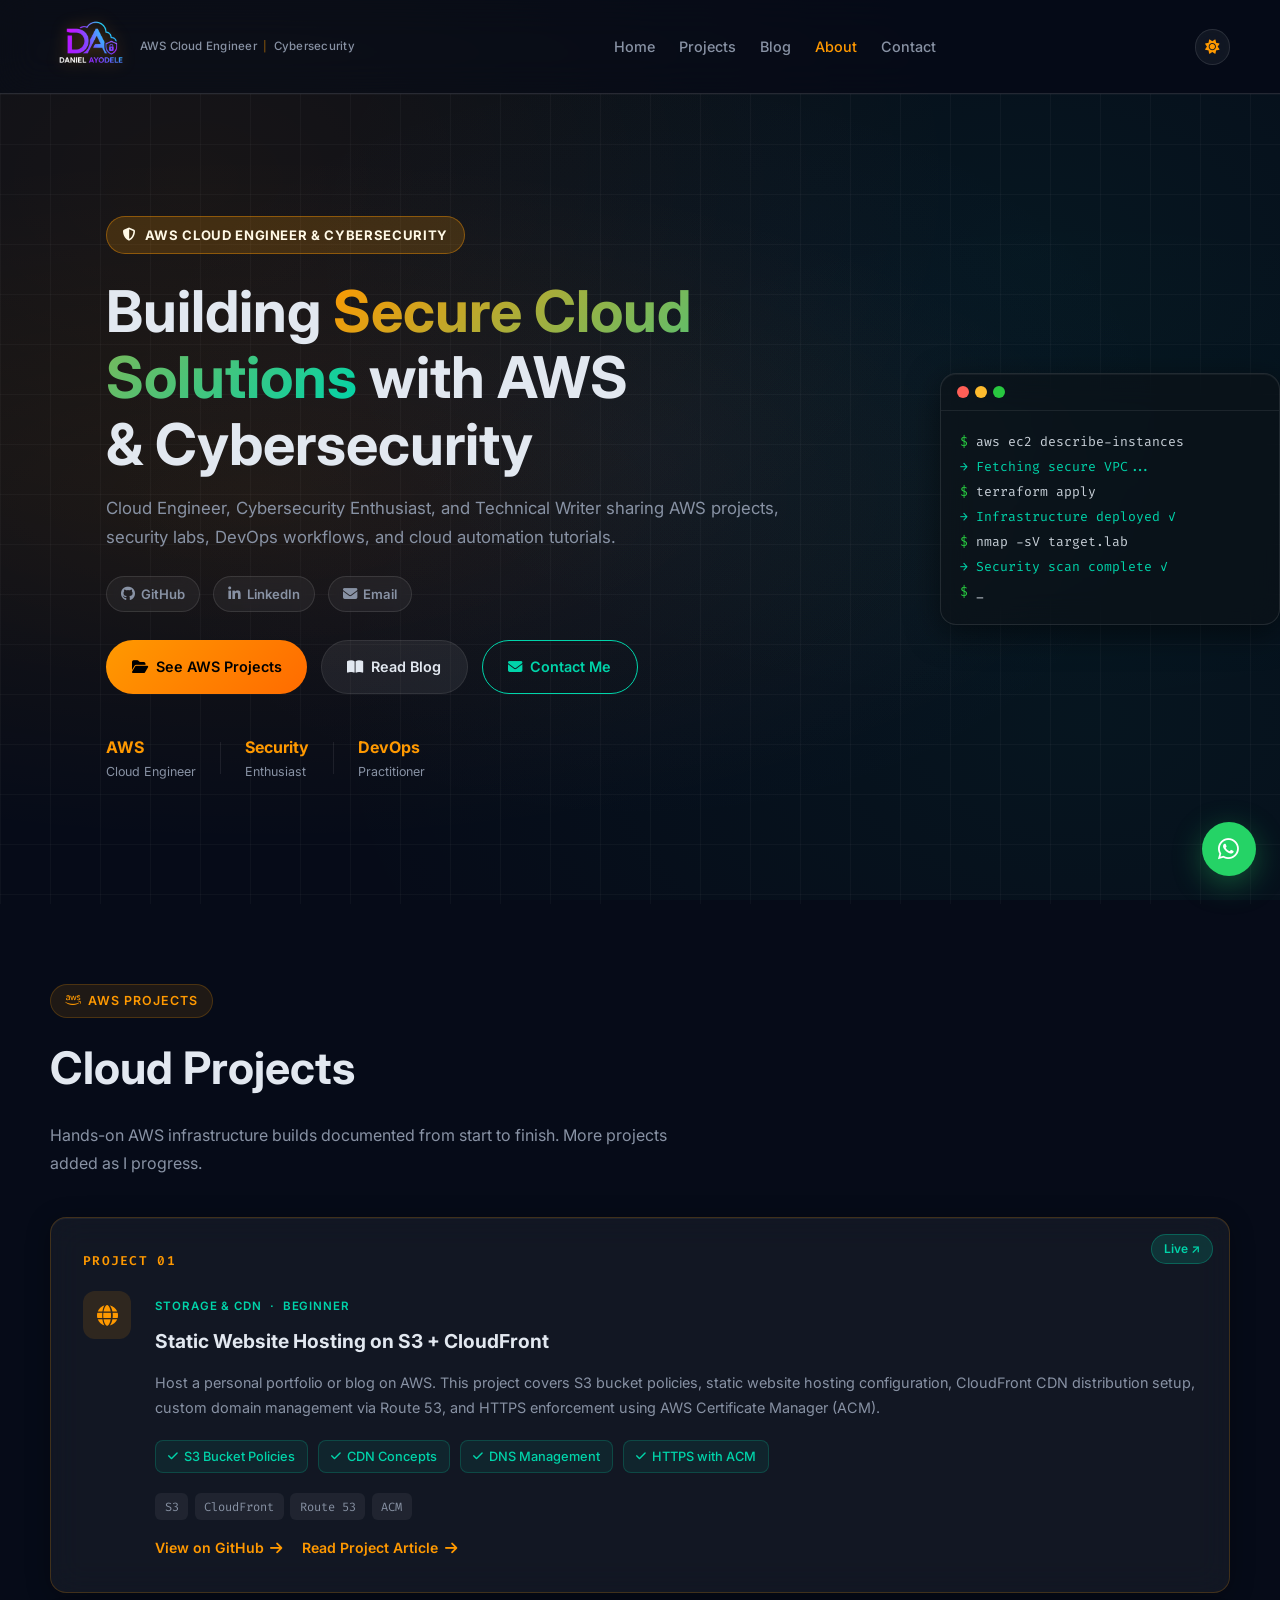
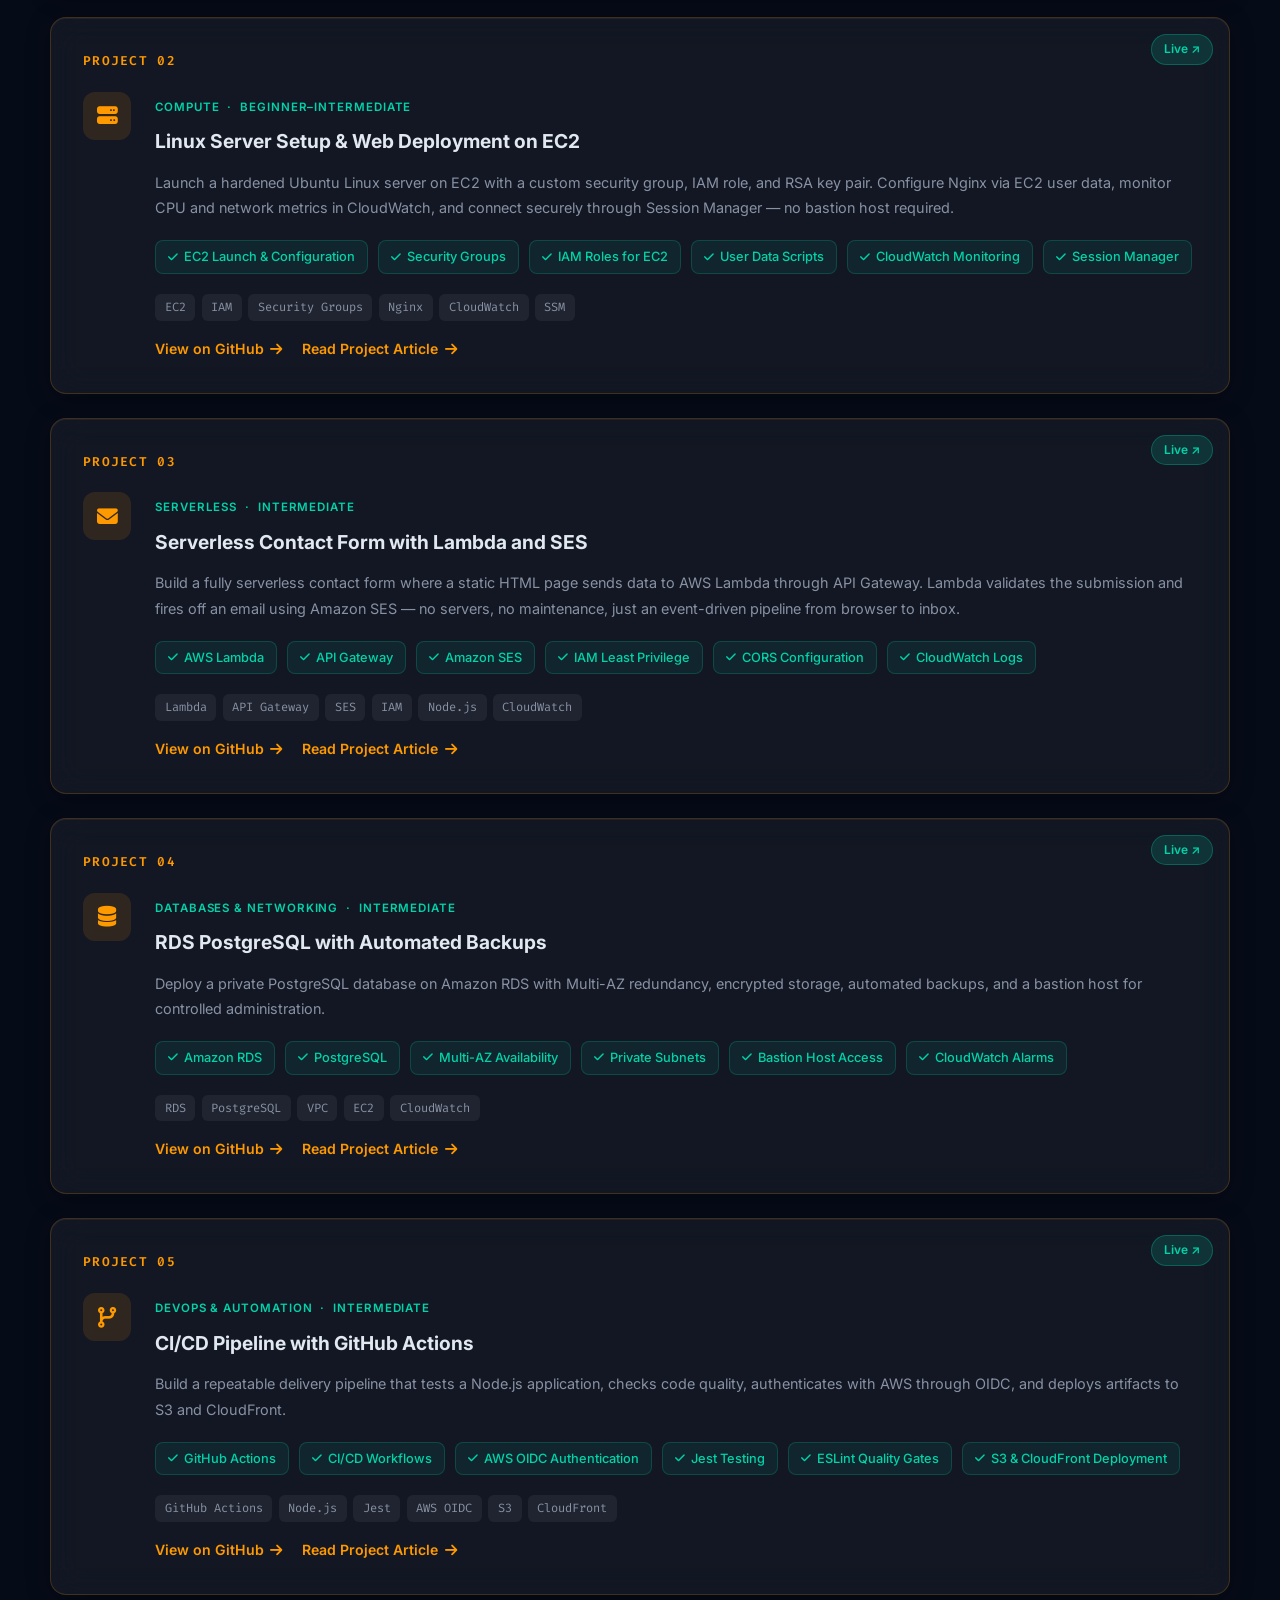
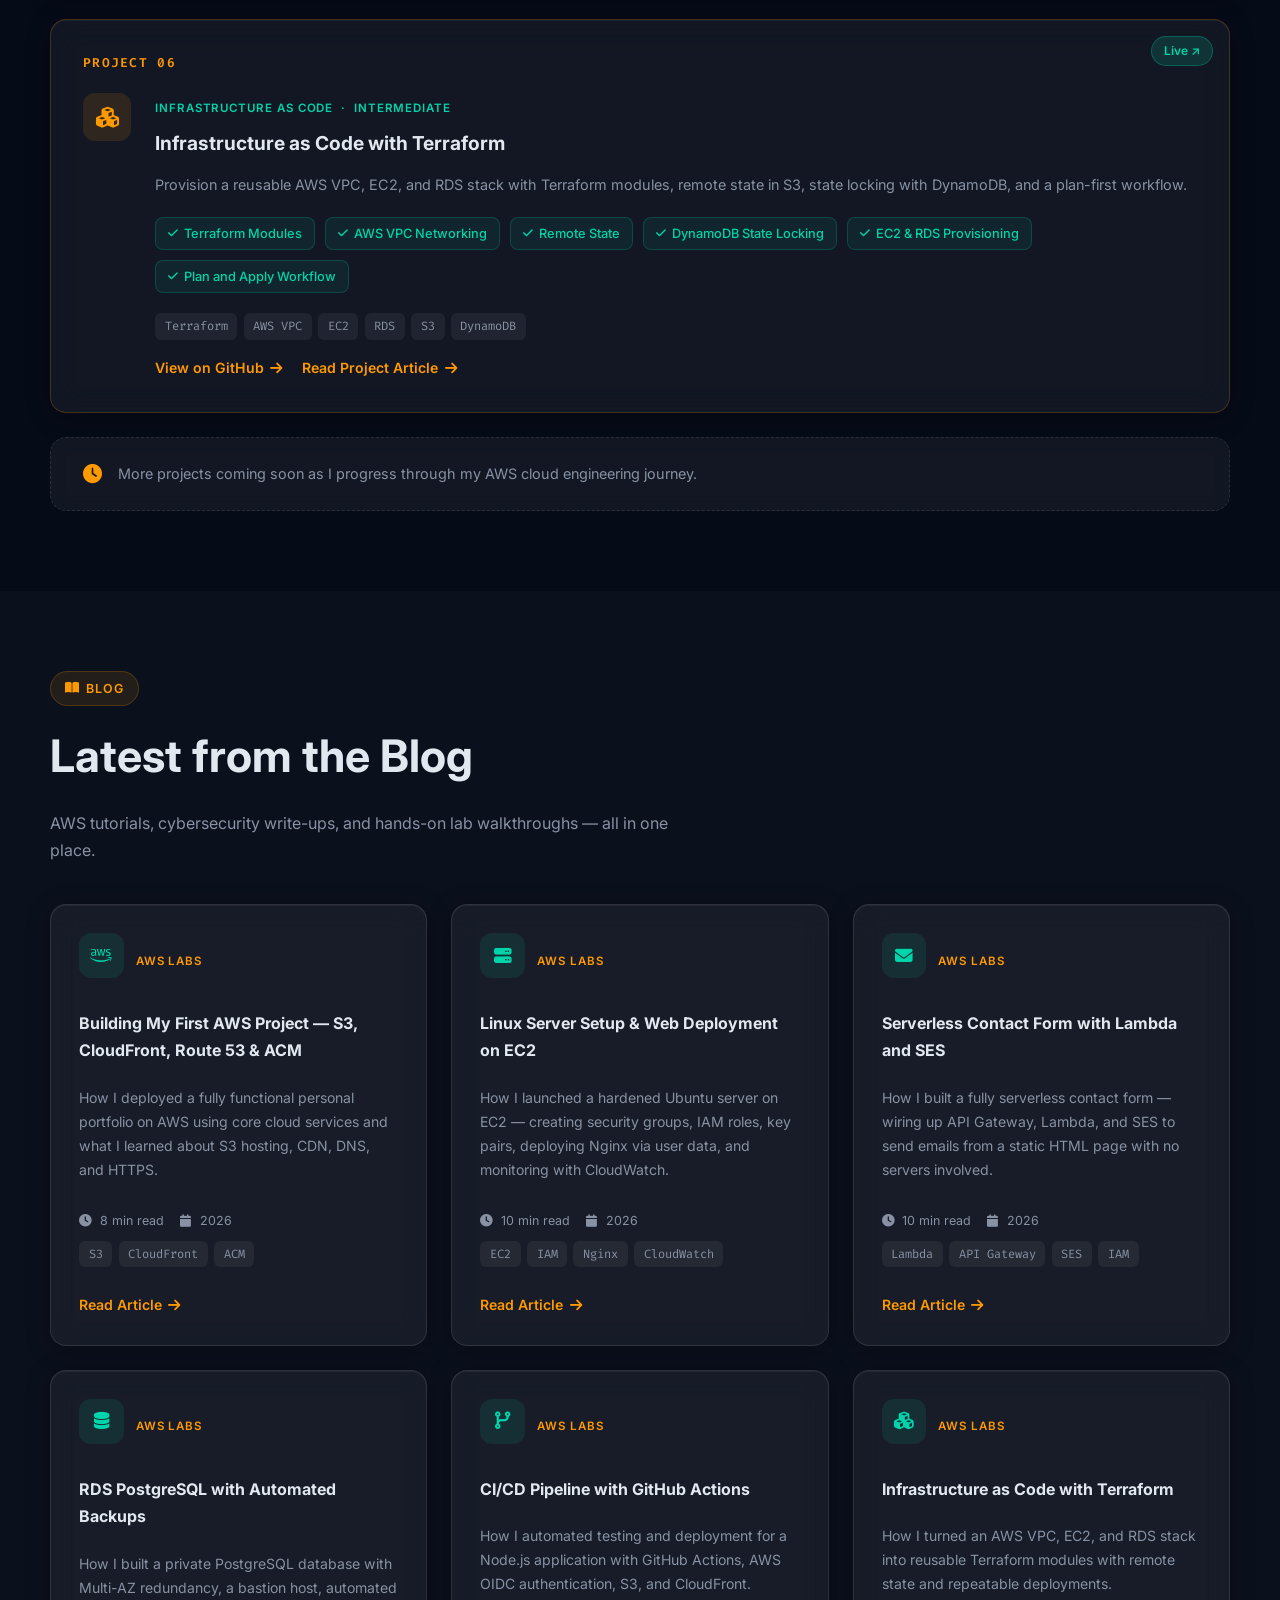
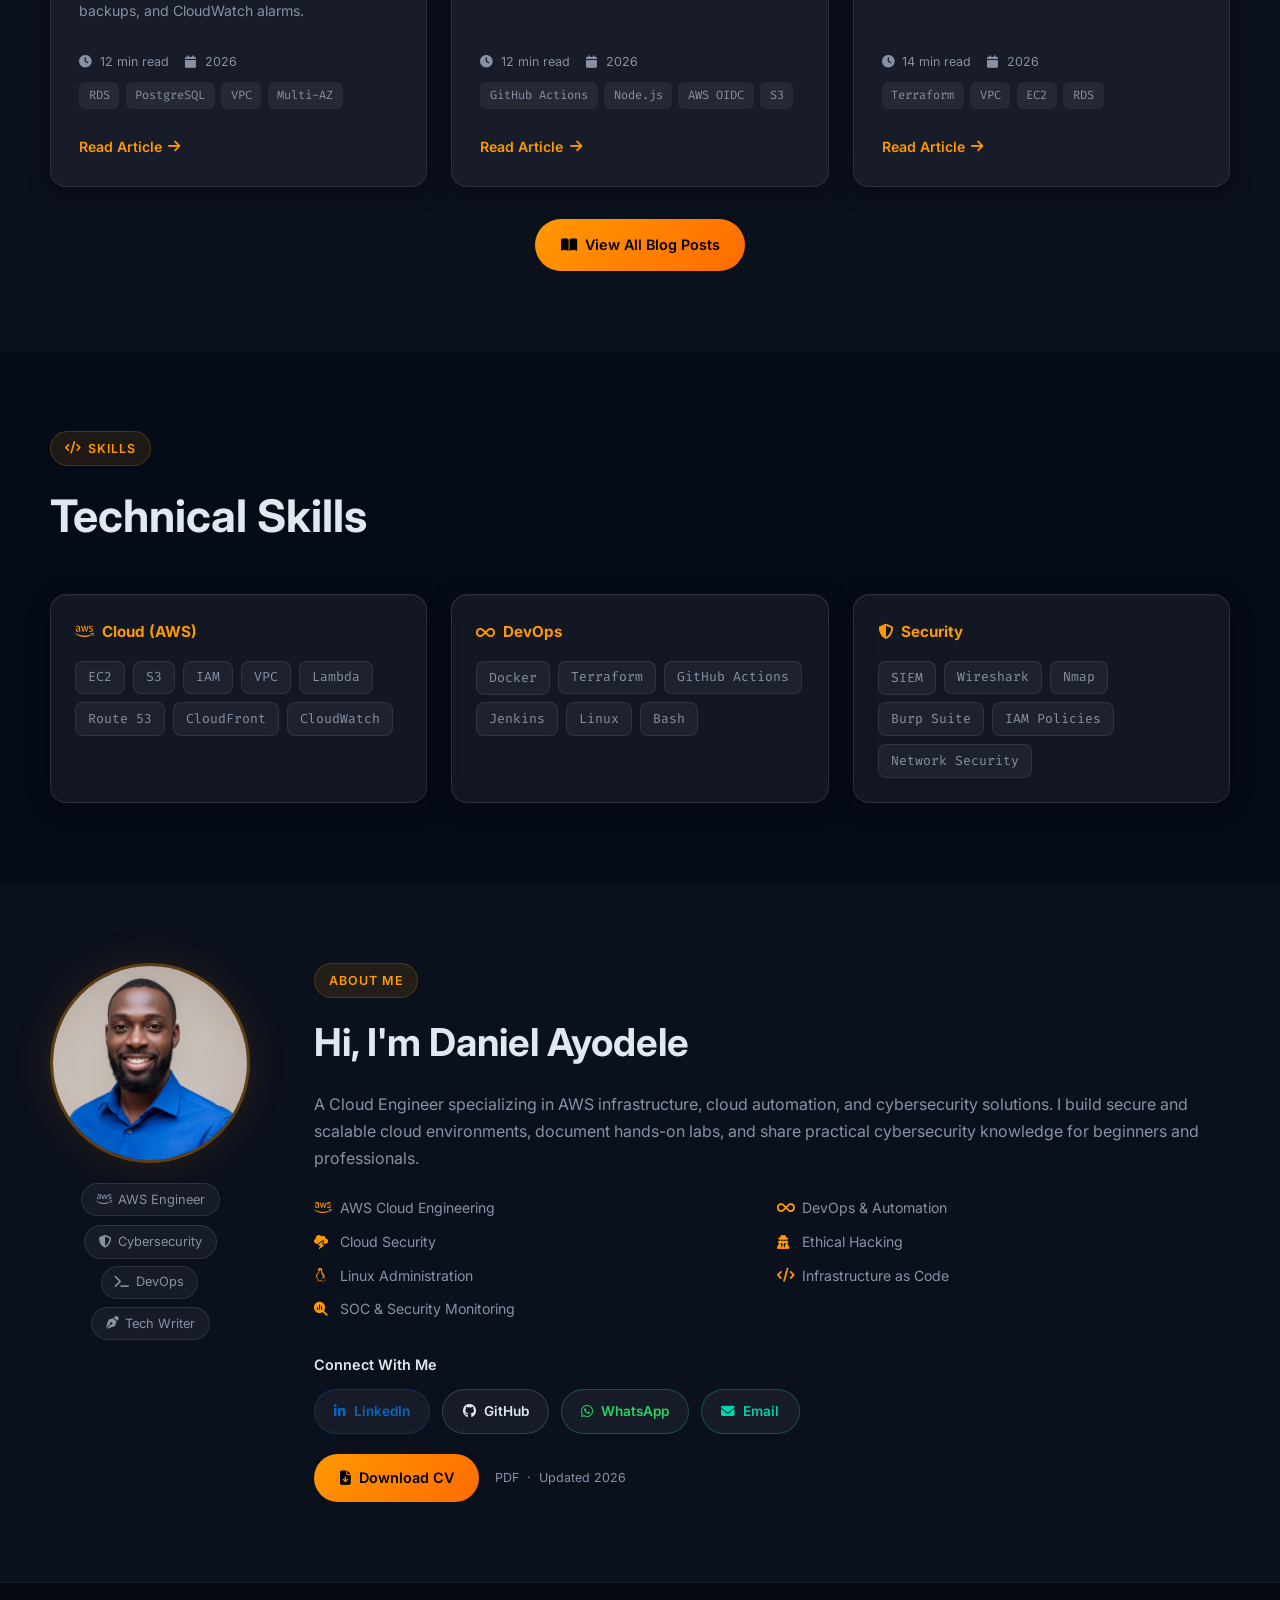
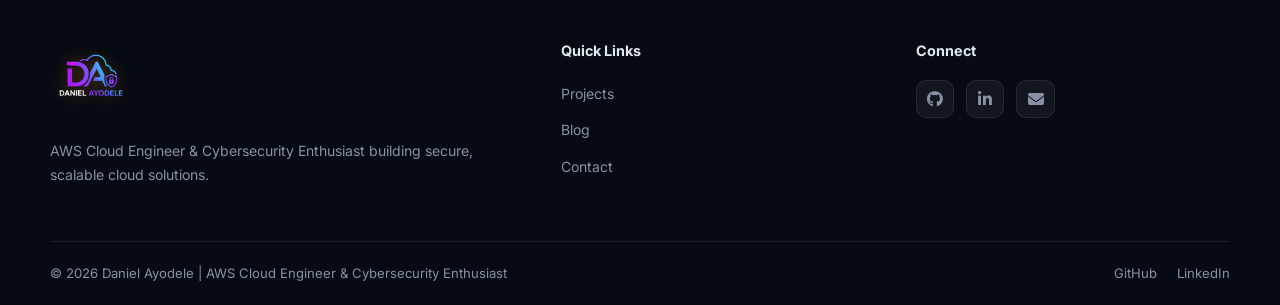
<file: index.html>
<!DOCTYPE html>
<html lang="en">

<head>
  <meta charset="UTF-8" />
  <meta name="viewport" content="width=device-width, initial-scale=1.0" />
  <title>Daniel Ayodele | AWS Cloud Engineer &amp; Cybersecurity</title>
  <meta name="description"
    content="Daniel Ayodele — AWS Cloud Engineer, Cybersecurity Enthusiast, and Technical Writer sharing cloud projects, security labs, and DevOps tutorials." />
  <link rel="icon" type="image/png" href="assets/logo.png" />
  <link rel="preconnect" href="https://fonts.googleapis.com" />
  <link rel="preconnect" href="https://fonts.gstatic.com" crossorigin />
  <link
    href="https://fonts.googleapis.com/css2?family=Inter:wght@300;400;500;600;700&family=Fira+Code:wght@400;500&display=swap"
    rel="stylesheet" />
  <link rel="stylesheet" href="https://cdnjs.cloudflare.com/ajax/libs/font-awesome/6.5.0/css/all.min.css" />
  <link rel="stylesheet" href="css/style.css" />
</head>

<body>

  <!-- ===== NAVBAR ===== -->
  <nav class="navbar" id="navbar">
    <div class="nav-container container">
      <a href="index.html" class="nav-logo">
        <img src="assets/logo.png" alt="Daniel Ayodele" class="nav-logo-img" />
        <span class="nav-tagline">AWS Cloud Engineer<span class="nav-tagline-sep">|</span>Cybersecurity</span>
      </a>
      <ul class="nav-links" id="navLinks">
        <li><a href="index.html" class="nav-active">Home</a></li>
        <li><a href="#projects">Projects</a></li>
        <li><a href="blog/index.html">Blog</a></li>
        <li><a href="#about">About</a></li>
        <li><a href="contact.html">Contact</a></li>
      </ul>
      <div class="nav-actions">
        <button class="theme-toggle" id="themeToggle" aria-label="Toggle light mode">
          <i class="fas fa-sun" id="themeIcon"></i>
        </button>
        <button class="hamburger" id="hamburger" aria-label="Toggle menu">
          <span></span><span></span><span></span>
        </button>
      </div>
    </div>
  </nav>

  <!-- ===== HERO ===== -->
  <section class="hero">
    <div class="hero-bg">
      <div class="hero-grid-overlay"></div>
    </div>
    <div class="container hero-content">
      <span class="badge"><i class="fas fa-shield-halved"></i> AWS Cloud Engineer &amp; Cybersecurity</span>
      <h1>Building <span class="gradient-text">Secure Cloud<br />Solutions</span> with AWS<br />&amp; Cybersecurity</h1>
      <p class="hero-sub">Cloud Engineer, Cybersecurity Enthusiast, and Technical Writer sharing AWS projects, security
        labs, DevOps workflows, and cloud automation tutorials.</p>
      <!-- Quick social proof -->
      <div class="hero-socials">
        <a href="https://github.com/temi-Dee" target="_blank" rel="noopener" aria-label="GitHub"><i
            class="fab fa-github"></i> GitHub</a>
        <a href="https://www.linkedin.com/in/danielayodele0420/" target="_blank" rel="noopener" aria-label="LinkedIn"><i
            class="fab fa-linkedin-in"></i> LinkedIn</a>
        <a href="mailto:ayodeledaniel0240@gmail.com" aria-label="Email"><i class="fas fa-envelope"></i> Email</a>
      </div>
      <div class="hero-btns">
        <a href="#projects" class="btn btn-primary"><i class="fas fa-folder-open"></i> See AWS Projects</a>
        <a href="blog/index.html" class="btn btn-ghost"><i class="fas fa-book-open"></i> Read Blog</a>
        <a href="contact.html" class="btn btn-outline"><i class="fas fa-envelope"></i> Contact Me</a>
      </div>
      <div class="hero-stats">
        <div class="stat"><strong>AWS</strong><span>Cloud Engineer</span></div>
        <div class="stat-sep"></div>
        <div class="stat"><strong>Security</strong><span>Enthusiast</span></div>
        <div class="stat-sep"></div>
        <div class="stat"><strong>DevOps</strong><span>Practitioner</span></div>
      </div>
    </div>
    <div class="hero-terminal">
      <div class="terminal-bar"><span></span><span></span><span></span></div>
      <pre class="terminal-body"><span class="t-green">$</span> aws ec2 describe-instances
<span class="t-cyan">→ Fetching secure VPC...</span>
<span class="t-green">$</span> terraform apply
<span class="t-cyan">→ Infrastructure deployed ✓</span>
<span class="t-green">$</span> nmap -sV target.lab
<span class="t-cyan">→ Security scan complete ✓</span>
<span class="t-green">$</span> <span class="blink">_</span></pre>
    </div>
  </section>

  <!-- ===== FEATURED AWS PROJECTS ===== -->
  <section class="section" id="projects">
    <div class="container">
      <div class="section-head">
        <span class="tag"><i class="fab fa-aws"></i> AWS Projects</span>
        <h2>Cloud Projects</h2>
        <p>Hands-on AWS infrastructure builds documented from start to finish. More projects added as I progress.</p>
      </div>
      <div class="projects-list">

        <!-- PROJECT 01 -->
        <div class="project-card">
          <div class="project-header">
            <div class="project-num">Project 01</div>
            <div class="card-badge live"><a
                href="https://github.com/temi-Dee/CLOUD_ENGINEERING_PROJECTS/tree/main/AWS%20Project%201-%20Static%20website%20S3%20Cloudfront"
                target="_blank" rel="noopener" style="color:inherit;">Live ↗</a></div>
          </div>
          <div class="project-body">
            <div class="card-icon"><i class="fas fa-globe"></i></div>
            <div>
              <span class="card-tag">Storage &amp; CDN &nbsp;·&nbsp; Beginner</span>
              <h3>Static Website Hosting on S3 + CloudFront</h3>
              <p>Host a personal portfolio or blog on AWS. This project covers S3 bucket policies, static website
                hosting configuration, CloudFront CDN distribution setup, custom domain management via Route 53, and
                HTTPS enforcement using AWS Certificate Manager (ACM).</p>
              <div class="project-learnings">
                <span class="learning"><i class="fas fa-check"></i> S3 Bucket Policies</span>
                <span class="learning"><i class="fas fa-check"></i> CDN Concepts</span>
                <span class="learning"><i class="fas fa-check"></i> DNS Management</span>
                <span class="learning"><i class="fas fa-check"></i> HTTPS with ACM</span>
              </div>
              <div class="card-tech"><span>S3</span><span>CloudFront</span><span>Route 53</span><span>ACM</span></div>
              <div class="project-card-actions">
                <a href="https://github.com/temi-Dee/CLOUD_ENGINEERING_PROJECTS/tree/main/AWS%20Project%201-%20Static%20website%20S3%20Cloudfront"
                  target="_blank" rel="noopener" class="card-link">View on GitHub <i class="fas fa-arrow-right"></i></a>
                <a href="blog/blog-post-1.html" class="card-link">Read Project Article <i
                    class="fas fa-arrow-right"></i></a>
              </div>
            </div>
          </div>
        </div>

        <!-- PROJECT 02 -->
        <div class="project-card">
          <div class="project-header">
            <div class="project-num">Project 02</div>
            <div class="card-badge live"><a
                href="https://github.com/temi-Dee/CLOUD_ENGINEERING_PROJECTS/tree/main/AWS%20Project%202-%20Linux%20server%20setup%20on%20EC2"
                target="_blank" rel="noopener" style="color:inherit;">Live ↗</a></div>
          </div>
          <div class="project-body">
            <div class="card-icon"><i class="fas fa-server"></i></div>
            <div>
              <span class="card-tag">Compute &nbsp;·&nbsp; Beginner–Intermediate</span>
              <h3>Linux Server Setup &amp; Web Deployment on EC2</h3>
              <p>Launch a hardened Ubuntu Linux server on EC2 with a custom security group, IAM role, and RSA key pair.
                Configure Nginx via EC2 user data, monitor CPU and network metrics in CloudWatch, and connect securely
                through Session Manager — no bastion host required.</p>
              <div class="project-learnings">
                <span class="learning"><i class="fas fa-check"></i> EC2 Launch &amp; Configuration</span>
                <span class="learning"><i class="fas fa-check"></i> Security Groups</span>
                <span class="learning"><i class="fas fa-check"></i> IAM Roles for EC2</span>
                <span class="learning"><i class="fas fa-check"></i> User Data Scripts</span>
                <span class="learning"><i class="fas fa-check"></i> CloudWatch Monitoring</span>
                <span class="learning"><i class="fas fa-check"></i> Session Manager</span>
              </div>
              <div class="card-tech"><span>EC2</span><span>IAM</span><span>Security
                  Groups</span><span>Nginx</span><span>CloudWatch</span><span>SSM</span></div>
              <div class="project-card-actions">
                <a href="https://github.com/temi-Dee/CLOUD_ENGINEERING_PROJECTS/tree/main/AWS%20Project%202-%20Linux%20server%20setup%20on%20EC2"
                  target="_blank" rel="noopener" class="card-link">View on GitHub <i class="fas fa-arrow-right"></i></a>
                <a href="blog/blog-post-2.html" class="card-link">Read Project Article <i
                    class="fas fa-arrow-right"></i></a>
              </div>
            </div>
          </div>
        </div>

        <!-- PROJECT 03 -->
        <div class="project-card">
          <div class="project-header">
            <div class="project-num">Project 03</div>
            <div class="card-badge live"><a
                href="https://github.com/temi-Dee/CLOUD_ENGINEERING_PROJECTS/tree/main/AWS%20Project%203%20-%20Serverless%20Contact%20Form"
                target="_blank" rel="noopener" style="color:inherit;">Live ↗</a></div>
          </div>
          <div class="project-body">
            <div class="card-icon"><i class="fas fa-envelope"></i></div>
            <div>
              <span class="card-tag">Serverless &nbsp;·&nbsp; Intermediate</span>
              <h3>Serverless Contact Form with Lambda and SES</h3>
              <p>Build a fully serverless contact form where a static HTML page sends data to AWS Lambda through API
                Gateway. Lambda validates the submission and fires off an email using Amazon SES — no servers, no
                maintenance, just an event-driven pipeline from browser to inbox.</p>
              <div class="project-learnings">
                <span class="learning"><i class="fas fa-check"></i> AWS Lambda</span>
                <span class="learning"><i class="fas fa-check"></i> API Gateway</span>
                <span class="learning"><i class="fas fa-check"></i> Amazon SES</span>
                <span class="learning"><i class="fas fa-check"></i> IAM Least Privilege</span>
                <span class="learning"><i class="fas fa-check"></i> CORS Configuration</span>
                <span class="learning"><i class="fas fa-check"></i> CloudWatch Logs</span>
              </div>
              <div class="card-tech"><span>Lambda</span><span>API
                  Gateway</span><span>SES</span><span>IAM</span><span>Node.js</span><span>CloudWatch</span></div>
              <div class="project-card-actions">
                <a href="https://github.com/temi-Dee/CLOUD_ENGINEERING_PROJECTS/tree/main/AWS%20Project%203%20-%20Serverless%20Contact%20Form"
                  target="_blank" rel="noopener" class="card-link">View on GitHub <i class="fas fa-arrow-right"></i></a>
                <a href="blog/blog-post-3.html" class="card-link">Read Project Article <i
                    class="fas fa-arrow-right"></i></a>
              </div>
            </div>
          </div>
        </div>

        <!-- PROJECT 04 -->
        <div class="project-card">
          <div class="project-header">
            <div class="project-num">Project 04</div>
            <div class="card-badge live"><a
                href="https://github.com/temi-Dee/CLOUD_ENGINEERING_PROJECTS/tree/main/AWS%20Project%204%20-%20RDS%20Database"
                target="_blank" rel="noopener" style="color:inherit;">Live ↗</a></div>
          </div>
          <div class="project-body">
            <div class="card-icon"><i class="fas fa-database"></i></div>
            <div>
              <span class="card-tag">Databases &amp; Networking &nbsp;·&nbsp; Intermediate</span>
              <h3>RDS PostgreSQL with Automated Backups</h3>
              <p>Deploy a private PostgreSQL database on Amazon RDS with Multi-AZ redundancy, encrypted storage,
                automated backups, and a bastion host for controlled administration.</p>
              <div class="project-learnings">
                <span class="learning"><i class="fas fa-check"></i> Amazon RDS</span>
                <span class="learning"><i class="fas fa-check"></i> PostgreSQL</span>
                <span class="learning"><i class="fas fa-check"></i> Multi-AZ Availability</span>
                <span class="learning"><i class="fas fa-check"></i> Private Subnets</span>
                <span class="learning"><i class="fas fa-check"></i> Bastion Host Access</span>
                <span class="learning"><i class="fas fa-check"></i> CloudWatch Alarms</span>
              </div>
              <div class="card-tech">
                <span>RDS</span><span>PostgreSQL</span><span>VPC</span><span>EC2</span><span>CloudWatch</span>
              </div>
              <div class="project-card-actions">
                <a href="https://github.com/temi-Dee/CLOUD_ENGINEERING_PROJECTS/tree/main/AWS%20Project%204%20-%20RDS%20Database"
                  target="_blank" rel="noopener" class="card-link">View on GitHub <i class="fas fa-arrow-right"></i></a>
                <a href="blog/blog-post-4.html" class="card-link">Read Project Article <i
                    class="fas fa-arrow-right"></i></a>
              </div>
            </div>
          </div>
        </div>

        <!-- PROJECT 05 -->
        <div class="project-card">
          <div class="project-header">
            <div class="project-num">Project 05</div>
            <div class="card-badge live"><a
                href="https://github.com/temi-Dee/CLOUD_ENGINEERING_PROJECTS/tree/main/AWS%20Project%205%20-%20CI-CD%20Pipeline"
                target="_blank" rel="noopener" style="color:inherit;">Live ↗</a></div>
          </div>
          <div class="project-body">
            <div class="card-icon"><i class="fas fa-code-branch"></i></div>
            <div>
              <span class="card-tag">DevOps &amp; Automation &nbsp;·&nbsp; Intermediate</span>
              <h3>CI/CD Pipeline with GitHub Actions</h3>
              <p>Build a repeatable delivery pipeline that tests a Node.js application, checks code quality,
                authenticates
                with AWS through OIDC, and deploys artifacts to S3 and CloudFront.</p>
              <div class="project-learnings">
                <span class="learning"><i class="fas fa-check"></i> GitHub Actions</span>
                <span class="learning"><i class="fas fa-check"></i> CI/CD Workflows</span>
                <span class="learning"><i class="fas fa-check"></i> AWS OIDC Authentication</span>
                <span class="learning"><i class="fas fa-check"></i> Jest Testing</span>
                <span class="learning"><i class="fas fa-check"></i> ESLint Quality Gates</span>
                <span class="learning"><i class="fas fa-check"></i> S3 &amp; CloudFront Deployment</span>
              </div>
              <div class="card-tech"><span>GitHub Actions</span><span>Node.js</span><span>Jest</span><span>AWS
                  OIDC</span><span>S3</span><span>CloudFront</span></div>
              <div class="project-card-actions">
                <a href="https://github.com/temi-Dee/CLOUD_ENGINEERING_PROJECTS/tree/main/AWS%20Project%205%20-%20CI-CD%20Pipeline"
                  target="_blank" rel="noopener" class="card-link">View on GitHub <i class="fas fa-arrow-right"></i></a>
                <a href="blog/blog-post-5.html" class="card-link">Read Project Article <i
                    class="fas fa-arrow-right"></i></a>
              </div>
            </div>
          </div>
        </div>

        <!-- PROJECT 06 -->
        <div class="project-card">
          <div class="project-header">
            <div class="project-num">Project 06</div>
            <div class="card-badge live"><a
                href="https://github.com/temi-Dee/CLOUD_ENGINEERING_PROJECTS/tree/main/AWS%20Project%206%20-%20Infrastructure%20as%20Code"
                target="_blank" rel="noopener" style="color:inherit;">Live ↗</a></div>
          </div>
          <div class="project-body">
            <div class="card-icon"><i class="fas fa-cubes"></i></div>
            <div>
              <span class="card-tag">Infrastructure as Code &nbsp;·&nbsp; Intermediate</span>
              <h3>Infrastructure as Code with Terraform</h3>
              <p>Provision a reusable AWS VPC, EC2, and RDS stack with Terraform modules, remote state in S3, state
                locking with DynamoDB, and a plan-first workflow.</p>
              <div class="project-learnings">
                <span class="learning"><i class="fas fa-check"></i> Terraform Modules</span>
                <span class="learning"><i class="fas fa-check"></i> AWS VPC Networking</span>
                <span class="learning"><i class="fas fa-check"></i> Remote State</span>
                <span class="learning"><i class="fas fa-check"></i> DynamoDB State Locking</span>
                <span class="learning"><i class="fas fa-check"></i> EC2 &amp; RDS Provisioning</span>
                <span class="learning"><i class="fas fa-check"></i> Plan and Apply Workflow</span>
              </div>
              <div class="card-tech"><span>Terraform</span><span>AWS
                  VPC</span><span>EC2</span><span>RDS</span><span>S3</span><span>DynamoDB</span></div>
              <div class="project-card-actions">
                <a href="https://github.com/temi-Dee/CLOUD_ENGINEERING_PROJECTS/tree/main/AWS%20Project%206%20-%20Infrastructure%20as%20Code"
                  target="_blank" rel="noopener" class="card-link">View on GitHub <i class="fas fa-arrow-right"></i></a>
                <a href="blog/blog-post-6.html" class="card-link">Read Project Article <i
                    class="fas fa-arrow-right"></i></a>
              </div>
            </div>
          </div>
        </div>

        <!-- MORE COMING SOON -->
        <div class="project-coming">
          <i class="fas fa-clock"></i>
          <p>More projects coming soon as I progress through my AWS cloud engineering journey.</p>
        </div>

      </div>
    </div>
  </section>

  <!-- ===== BLOG PREVIEW ===== -->
  <section class="section section-alt" id="blog">
    <div class="container">
      <div class="section-head">
        <span class="tag"><i class="fas fa-book-open"></i> Blog</span>
        <h2>Latest from the Blog</h2>
        <p>AWS tutorials, cybersecurity write-ups, and hands-on lab walkthroughs — all in one place.</p>
      </div>
      <div class="blog-preview-grid">

        <article class="blog-card">
          <div class="blog-card-top">
            <div class="blog-icon"><i class="fab fa-aws"></i></div>
            <span class="blog-cat">AWS LABS</span>
          </div>
          <h3>Building My First AWS Project — S3, CloudFront, Route 53 &amp; ACM</h3>
          <p>How I deployed a fully functional personal portfolio on AWS using core cloud services and what I learned
            about S3 hosting, CDN, DNS, and HTTPS.</p>
          <div class="blog-card-footer">
            <div class="blog-meta">
              <span><i class="fas fa-clock"></i> 8 min read</span>
              <span><i class="fas fa-calendar"></i> 2026</span>
            </div>
            <div class="card-tech"><span>S3</span><span>CloudFront</span><span>ACM</span></div>
            <a href="blog/blog-post-1.html" class="card-link">Read Article <i class="fas fa-arrow-right"></i></a>
          </div>
        </article>

        <article class="blog-card">
          <div class="blog-card-top">
            <div class="blog-icon"><i class="fas fa-server"></i></div>
            <span class="blog-cat">AWS LABS</span>
          </div>
          <h3>Linux Server Setup &amp; Web Deployment on EC2</h3>
          <p>How I launched a hardened Ubuntu server on EC2 — creating security groups, IAM roles, key pairs, deploying
            Nginx via user data, and monitoring with CloudWatch.</p>
          <div class="blog-card-footer">
            <div class="blog-meta">
              <span><i class="fas fa-clock"></i> 10 min read</span>
              <span><i class="fas fa-calendar"></i> 2026</span>
            </div>
            <div class="card-tech"><span>EC2</span><span>IAM</span><span>Nginx</span><span>CloudWatch</span></div>
            <a href="blog/blog-post-2.html" class="card-link">Read Article <i class="fas fa-arrow-right"></i></a>
          </div>
        </article>

        <article class="blog-card">
          <div class="blog-card-top">
            <div class="blog-icon"><i class="fas fa-envelope"></i></div>
            <span class="blog-cat">AWS LABS</span>
          </div>
          <h3>Serverless Contact Form with Lambda and SES</h3>
          <p>How I built a fully serverless contact form — wiring up API Gateway, Lambda, and SES to send emails from a
            static HTML page with no servers involved.</p>
          <div class="blog-card-footer">
            <div class="blog-meta">
              <span><i class="fas fa-clock"></i> 10 min read</span>
              <span><i class="fas fa-calendar"></i> 2026</span>
            </div>
            <div class="card-tech"><span>Lambda</span><span>API Gateway</span><span>SES</span><span>IAM</span></div>
            <a href="blog/blog-post-3.html" class="card-link">Read Article <i class="fas fa-arrow-right"></i></a>
          </div>
        </article>

        <article class="blog-card">
          <div class="blog-card-top">
            <div class="blog-icon"><i class="fas fa-database"></i></div>
            <span class="blog-cat">AWS LABS</span>
          </div>
          <h3>RDS PostgreSQL with Automated Backups</h3>
          <p>How I built a private PostgreSQL database with Multi-AZ redundancy, a bastion host, automated backups, and
            CloudWatch alarms.</p>
          <div class="blog-card-footer">
            <div class="blog-meta">
              <span><i class="fas fa-clock"></i> 12 min read</span>
              <span><i class="fas fa-calendar"></i> 2026</span>
            </div>
            <div class="card-tech"><span>RDS</span><span>PostgreSQL</span><span>VPC</span><span>Multi-AZ</span></div>
            <a href="blog/blog-post-4.html" class="card-link">Read Article <i class="fas fa-arrow-right"></i></a>
          </div>
        </article>

        <article class="blog-card">
          <div class="blog-card-top">
            <div class="blog-icon"><i class="fas fa-code-branch"></i></div>
            <span class="blog-cat">AWS LABS</span>
          </div>
          <h3>CI/CD Pipeline with GitHub Actions</h3>
          <p>How I automated testing and deployment for a Node.js application with GitHub Actions, AWS OIDC
            authentication, S3, and CloudFront.</p>
          <div class="blog-card-footer">
            <div class="blog-meta">
              <span><i class="fas fa-clock"></i> 12 min read</span>
              <span><i class="fas fa-calendar"></i> 2026</span>
            </div>
            <div class="card-tech"><span>GitHub Actions</span><span>Node.js</span><span>AWS OIDC</span><span>S3</span>
            </div>
            <a href="blog/blog-post-5.html" class="card-link">Read Article <i class="fas fa-arrow-right"></i></a>
          </div>
        </article>

        <article class="blog-card">
          <div class="blog-card-top">
            <div class="blog-icon"><i class="fas fa-cubes"></i></div>
            <span class="blog-cat">AWS LABS</span>
          </div>
          <h3>Infrastructure as Code with Terraform</h3>
          <p>How I turned an AWS VPC, EC2, and RDS stack into reusable Terraform modules with remote state and
            repeatable deployments.</p>
          <div class="blog-card-footer">
            <div class="blog-meta">
              <span><i class="fas fa-clock"></i> 14 min read</span>
              <span><i class="fas fa-calendar"></i> 2026</span>
            </div>
            <div class="card-tech"><span>Terraform</span><span>VPC</span><span>EC2</span><span>RDS</span></div>
            <a href="blog/blog-post-6.html" class="card-link">Read Article <i class="fas fa-arrow-right"></i></a>
          </div>
        </article>
      </div>
      <div class="blog-cta">
        <a href="blog/index.html" class="btn btn-primary"><i class="fas fa-book-open"></i> View All Blog Posts</a>
      </div>
    </div>
  </section>

  <!-- ===== SKILLS ===== -->
  <section class="section" id="skills">
    <div class="container">
      <div class="section-head">
        <span class="tag"><i class="fas fa-code"></i> Skills</span>
        <h2>Technical Skills</h2>
      </div>
      <div class="skills-grid">
        <div class="skill-group">
          <h4><i class="fab fa-aws"></i> Cloud (AWS)</h4>
          <div class="skill-tags">
            <span>EC2</span><span>S3</span><span>IAM</span><span>VPC</span>
            <span>Lambda</span><span>Route 53</span><span>CloudFront</span><span>CloudWatch</span>
          </div>
        </div>
        <div class="skill-group">
          <h4><i class="fas fa-infinity"></i> DevOps</h4>
          <div class="skill-tags">
            <span>Docker</span><span>Terraform</span><span>GitHub Actions</span>
            <span>Jenkins</span><span>Linux</span><span>Bash</span>
          </div>
        </div>
        <div class="skill-group">
          <h4><i class="fas fa-shield-halved"></i> Security</h4>
          <div class="skill-tags">
            <span>SIEM</span><span>Wireshark</span><span>Nmap</span><span>Burp Suite</span>
            <span>IAM Policies</span><span>Network Security</span>
          </div>
        </div>
      </div>
    </div>
  </section>

  <!-- ===== ABOUT ===== -->
  <section class="section section-alt" id="about">
    <div class="container about-grid">
      <div class="about-visual">
        <div class="about-avatar">
          <img src="assets/daniel.png" alt="Daniel Ayodele" />
        </div>
        <div class="about-badges">
          <span><i class="fab fa-aws"></i> AWS Engineer</span>
          <span><i class="fas fa-shield-halved"></i> Cybersecurity</span>
          <span><i class="fas fa-terminal"></i> DevOps</span>
          <span><i class="fas fa-pen-nib"></i> Tech Writer</span>
        </div>
      </div>
      <div class="about-body">
        <span class="tag">About Me</span>
        <h2>Hi, I'm Daniel Ayodele</h2>
        <p>A Cloud Engineer specializing in AWS infrastructure, cloud automation, and cybersecurity solutions. I build
          secure and scalable cloud environments, document hands-on labs, and share practical cybersecurity knowledge
          for beginners and professionals.</p>
        <div class="interests-grid">
          <div class="interest"><i class="fab fa-aws"></i> AWS Cloud Engineering</div>
          <div class="interest"><i class="fas fa-infinity"></i> DevOps &amp; Automation</div>
          <div class="interest"><i class="fas fa-cloud-bolt"></i> Cloud Security</div>
          <div class="interest"><i class="fas fa-user-secret"></i> Ethical Hacking</div>
          <div class="interest"><i class="fab fa-linux"></i> Linux Administration</div>
          <div class="interest"><i class="fas fa-code"></i> Infrastructure as Code</div>
          <div class="interest"><i class="fas fa-magnifying-glass-chart"></i> SOC &amp; Security Monitoring</div>
        </div>

        <!-- Social Links -->
        <div class="social-links">
          <p class="social-label">Connect With Me</p>
          <div class="socials-row">
            <a href="https://www.linkedin.com/in/danielayodele0420/" target="_blank" rel="noopener"
              class="social-btn linkedin">
              <i class="fab fa-linkedin-in"></i> LinkedIn
            </a>
            <a href="https://github.com/temi-Dee" target="_blank" rel="noopener" class="social-btn github">
              <i class="fab fa-github"></i> GitHub
            </a>
            <a href="https://wa.me/2349039062561?text=Hi%20Daniel!%20I%20found%20your%20portfolio%20and%20would%20like%20to%20connect."
              target="_blank" rel="noopener" class="social-btn whatsapp">
              <i class="fab fa-whatsapp"></i> WhatsApp
            </a>
            <a href="mailto:ayodeledaniel0240@gmail.com" class="social-btn email">
              <i class="fas fa-envelope"></i> Email
            </a>
          </div>
          <div class="cv-download">
            <a href="assets/Daniel Oluwabusayo Ayodele.pdf" download="Daniel-Ayodele-CV.pdf"
              class="btn btn-primary cv-btn">
              <i class="fas fa-file-arrow-down"></i> Download CV
            </a>
            <span class="cv-note">PDF &nbsp;&middot;&nbsp; Updated 2026</span>
          </div>
        </div>
      </div>
    </div>
  </section>

  <!-- ===== FOOTER ===== -->
  <footer class="footer">
    <div class="container footer-inner">
      <div class="footer-brand">
        <a href="index.html" class="nav-logo">
          <img src="assets/logo.png" alt="Daniel Ayodele" class="nav-logo-img" />
        </a>
        <p>AWS Cloud Engineer &amp; Cybersecurity Enthusiast building secure, scalable cloud solutions.</p>
      </div>
      <div class="footer-nav">
        <h4>Quick Links</h4>
        <ul>
          <li><a href="#projects">Projects</a></li>
          <li><a href="blog/index.html">Blog</a></li>
          <li><a href="contact.html">Contact</a></li>
        </ul>
      </div>
      <div class="footer-connect">
        <h4>Connect</h4>
        <div class="footer-socials">
          <a href="https://github.com/temi-Dee" target="_blank" rel="noopener" aria-label="GitHub"><i
              class="fab fa-github"></i></a>
          <a href="https://www.linkedin.com/in/danielayodele0420/" target="_blank" rel="noopener"
            aria-label="LinkedIn"><i class="fab fa-linkedin-in"></i></a>
          <a href="mailto:ayodeledaniel0240@gmail.com" aria-label="Email"><i class="fas fa-envelope"></i></a>
        </div>
      </div>
    </div>
    <div class="footer-bottom container">
      <p>&copy; 2026 Daniel Ayodele | AWS Cloud Engineer &amp; Cybersecurity Enthusiast</p>
      <div class="footer-links">
        <a href="https://github.com/temi-Dee" target="_blank" rel="noopener">GitHub</a>
        <a href="https://www.linkedin.com/in/danielayodele0420/" target="_blank" rel="noopener">LinkedIn</a>
      </div>
    </div>
  </footer>

  <!-- WhatsApp Float -->
  <a href="https://wa.me/2349039062561?text=Hi%20Daniel!%20I%20found%20your%20portfolio%20and%20would%20like%20to%20connect."
    class="wa-float" target="_blank" rel="noopener" aria-label="Chat on WhatsApp">
    <i class="fab fa-whatsapp"></i>
    <span class="wa-tooltip">Chat on WhatsApp</span>
  </a>

  <script src="js/script.js"></script>
</body>

</html>
</file>
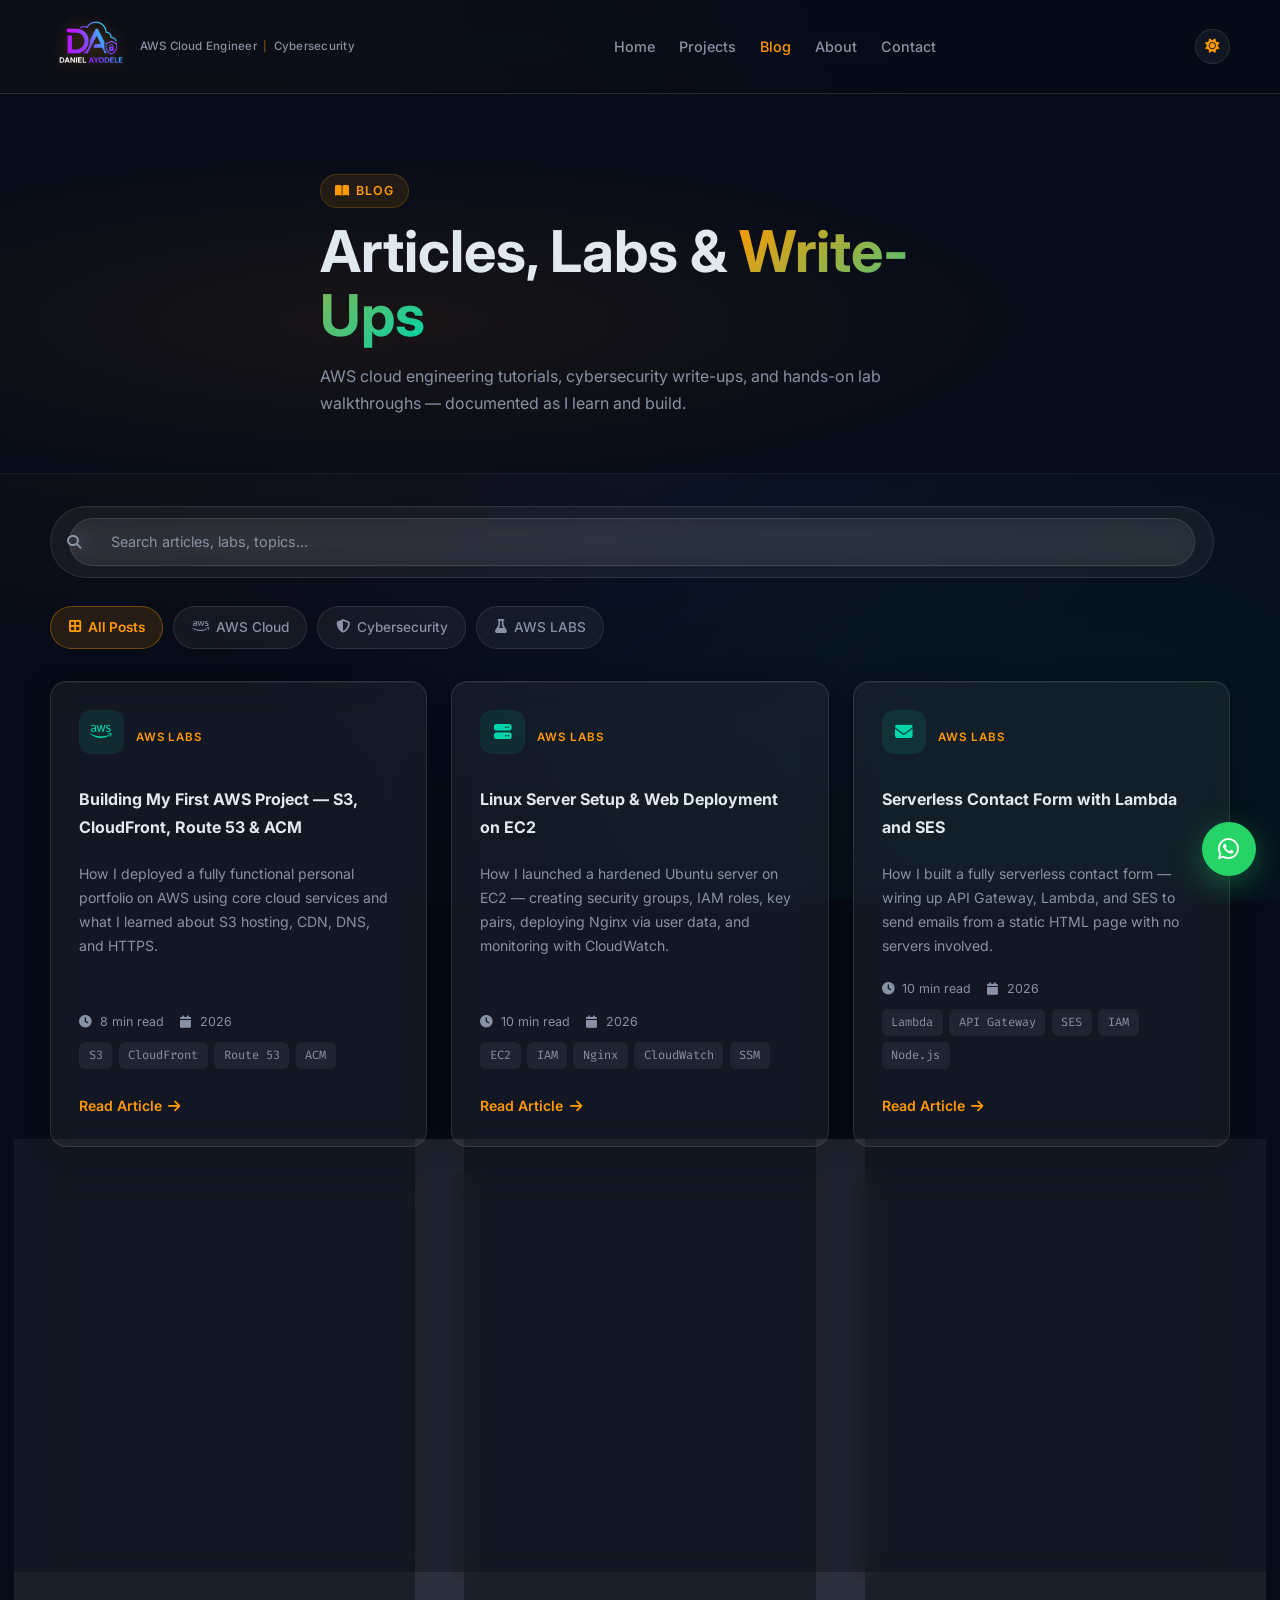
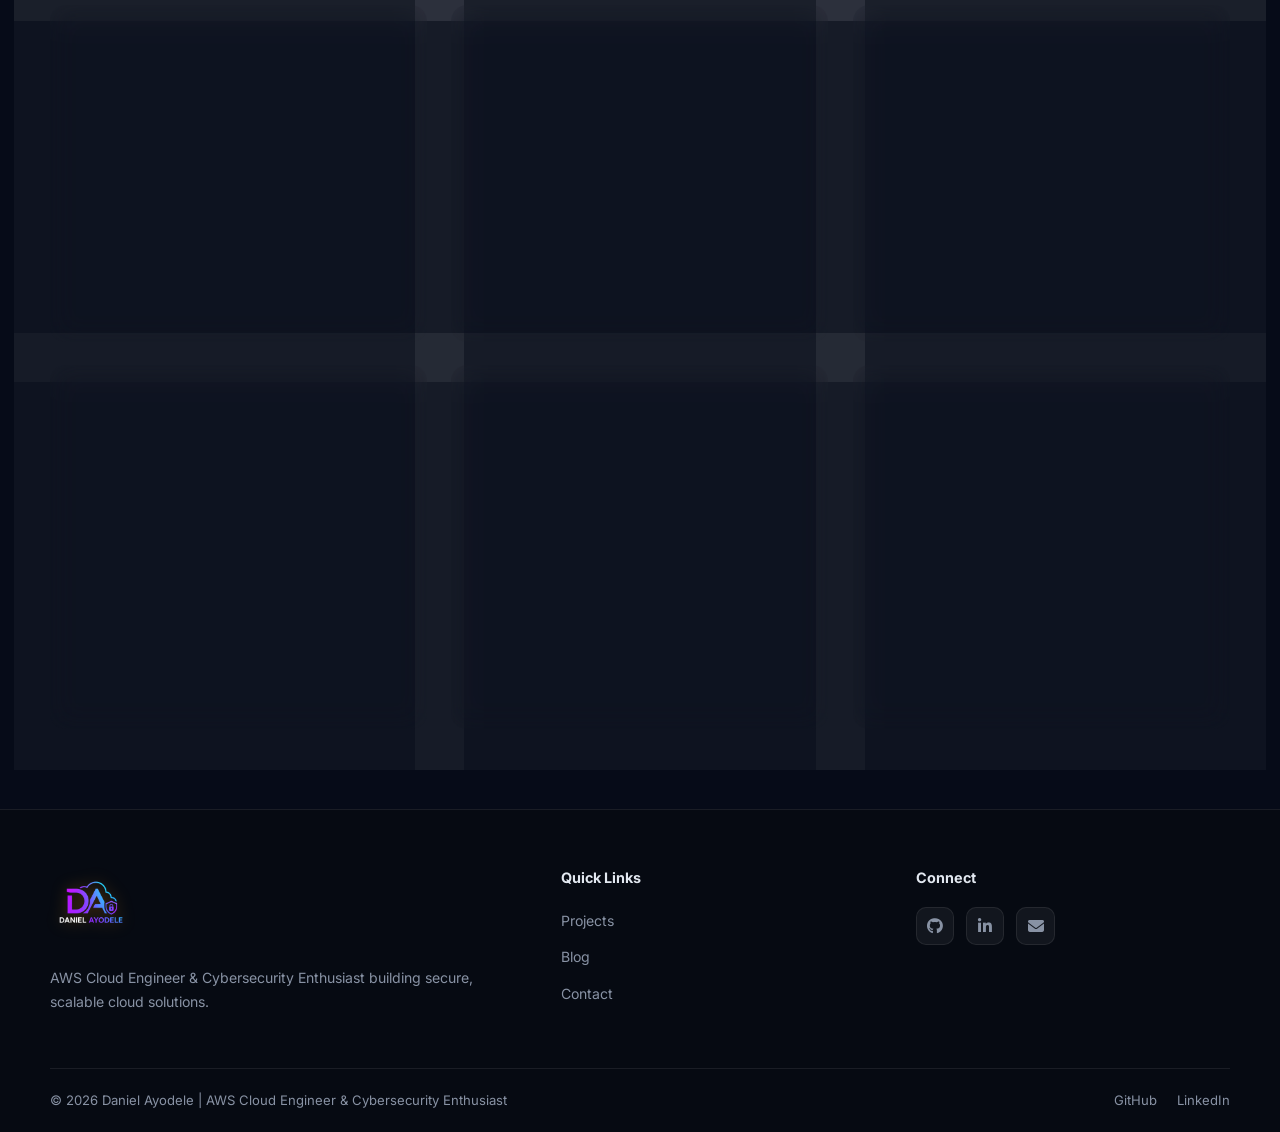
<file: blog/index.html>
<!DOCTYPE html>
<html lang="en">

<head>
  <meta charset="UTF-8" />
  <meta name="viewport" content="width=device-width, initial-scale=1.0" />
  <title>Blog | Daniel Ayodele — AWS Cloud Engineer</title>
  <meta name="description"
    content="AWS tutorials, cybersecurity write-ups, and hands-on lab walkthroughs by Daniel Ayodele." />
  <link rel="preconnect" href="https://fonts.googleapis.com" />
  <link rel="preconnect" href="https://fonts.gstatic.com" crossorigin />
  <link
    href="https://fonts.googleapis.com/css2?family=Inter:wght@300;400;500;600;700&family=Fira+Code:wght@400;500&display=swap"
    rel="stylesheet" />
  <link rel="stylesheet" href="https://cdnjs.cloudflare.com/ajax/libs/font-awesome/6.5.0/css/all.min.css" />
  <link rel="icon" type="image/png" href="../assets/logo.png" />
  <link rel="stylesheet" href="../css/style.css" />
  <link rel="stylesheet" href="../css/blog.css" />
</head>

<body>

  <!-- ===== NAVBAR ===== -->
  <nav class="navbar" id="navbar">
    <div class="nav-container container">
      <a href="../index.html" class="nav-logo">
        <img src="../assets/logo.png" alt="Daniel Ayodele" class="nav-logo-img" />
        <span class="nav-tagline">AWS Cloud Engineer<span class="nav-tagline-sep">|</span>Cybersecurity</span>
      </a>
      <ul class="nav-links" id="navLinks">
        <li><a href="../index.html">Home</a></li>
        <li><a href="../index.html#projects">Projects</a></li>
        <li><a href="index.html" class="nav-active">Blog</a></li>
        <li><a href="../index.html#about">About</a></li>
        <li><a href="../contact.html">Contact</a></li>
      </ul>
      <div class="nav-actions">
        <button class="theme-toggle" id="themeToggle" aria-label="Toggle light mode">
          <i class="fas fa-sun" id="themeIcon"></i>
        </button>
        <button class="hamburger" id="hamburger" aria-label="Toggle menu">
          <span></span><span></span><span></span>
        </button>
      </div>
    </div>
  </nav>

  <!-- ===== PAGE HERO ===== -->
  <section class="page-hero">
    <div class="container page-hero-inner">
      <span class="tag"><i class="fas fa-book-open"></i> Blog</span>
      <h1>Articles, Labs &amp; <span class="gradient-text">Write-Ups</span></h1>
      <p>AWS cloud engineering tutorials, cybersecurity write-ups, and hands-on lab walkthroughs — documented as I learn
        and build.</p>
    </div>
  </section>

  <!-- ===== BLOG CONTENT ===== -->
  <section class="section blog-page-section">
    <div class="container">

      <!-- Search -->
      <div class="blog-search-wrap">
        <div class="blog-search">
          <i class="fas fa-magnifying-glass"></i>
          <input type="text" id="blogSearch" placeholder="Search articles, labs, topics..." autocomplete="off" />
          <button class="search-clear hidden" id="searchClear" aria-label="Clear search">
            <i class="fas fa-xmark"></i>
          </button>
        </div>
        <span class="search-count" id="searchCount"></span>
      </div>

      <!-- Category Tabs -->
      <div class="blog-tabs" id="blogTabs">
        <button class="blog-tab active" data-filter="all">
          <i class="fas fa-border-all"></i> All Posts
        </button>
        <button class="blog-tab" data-filter="aws">
          <i class="fab fa-aws"></i> AWS Cloud
        </button>
        <button class="blog-tab" data-filter="security">
          <i class="fas fa-shield-halved"></i> Cybersecurity
        </button>
        <button class="blog-tab" data-filter="labs">
          <i class="fas fa-flask"></i> AWS LABS
        </button>
      </div>

      <!-- Posts Grid -->
      <div class="blog-posts-grid" id="blogPostsGrid">

        <!-- POST 01 — AWS -->
        <article class="blog-card" data-category="aws">
          <div class="blog-card-top">
            <div class="blog-icon"><i class="fab fa-aws"></i></div>
            <span class="blog-cat">AWS LABS</span>
          </div>
          <h3>Building My First AWS Project — S3, CloudFront, Route 53 &amp; ACM</h3>
          <p>How I deployed a fully functional personal portfolio on AWS using core cloud services and what I learned
            about S3 hosting, CDN, DNS, and HTTPS.</p>
          <div class="blog-card-footer">
            <div class="blog-meta">
              <span><i class="fas fa-clock"></i> 8 min read</span>
              <span><i class="fas fa-calendar"></i> 2026</span>
            </div>
            <div class="card-tech"><span>S3</span><span>CloudFront</span><span>Route 53</span><span>ACM</span></div>
            <a href="blog-post-1.html" class="card-link">Read Article <i class="fas fa-arrow-right"></i></a>
          </div>
        </article>

        <!-- POST 02 — AWS -->
        <article class="blog-card" data-category="aws">
          <div class="blog-card-top">
            <div class="blog-icon"><i class="fas fa-server"></i></div>
            <span class="blog-cat">AWS LABS</span>
          </div>
          <h3>Linux Server Setup &amp; Web Deployment on EC2</h3>
          <p>How I launched a hardened Ubuntu server on EC2 — creating security groups, IAM roles, key pairs, deploying
            Nginx via user data, and monitoring with CloudWatch.</p>
          <div class="blog-card-footer">
            <div class="blog-meta">
              <span><i class="fas fa-clock"></i> 10 min read</span>
              <span><i class="fas fa-calendar"></i> 2026</span>
            </div>
            <div class="card-tech">
              <span>EC2</span><span>IAM</span><span>Nginx</span><span>CloudWatch</span><span>SSM</span>
            </div>
            <a href="blog-post-2.html" class="card-link">Read Article <i class="fas fa-arrow-right"></i></a>
          </div>
        </article>

        <!-- POST 03 — AWS -->
        <article class="blog-card" data-category="aws">
          <div class="blog-card-top">
            <div class="blog-icon"><i class="fas fa-envelope"></i></div>
            <span class="blog-cat">AWS LABS</span>
          </div>
          <h3>Serverless Contact Form with Lambda and SES</h3>
          <p>How I built a fully serverless contact form — wiring up API Gateway, Lambda, and SES to send emails from a
            static HTML page with no servers involved.</p>
          <div class="blog-card-footer">
            <div class="blog-meta">
              <span><i class="fas fa-clock"></i> 10 min read</span>
              <span><i class="fas fa-calendar"></i> 2026</span>
            </div>
            <div class="card-tech"><span>Lambda</span><span>API
                Gateway</span><span>SES</span><span>IAM</span><span>Node.js</span></div>
            <a href="blog-post-3.html" class="card-link">Read Article <i class="fas fa-arrow-right"></i></a>
          </div>
        </article>

        <!-- POST 04 — AWS -->
        <article class="blog-card" data-category="aws">
          <div class="blog-card-top">
            <div class="blog-icon"><i class="fas fa-database"></i></div>
            <span class="blog-cat">AWS LABS</span>
          </div>
          <h3>RDS PostgreSQL with Automated Backups</h3>
          <p>How I built a private PostgreSQL database with Multi-AZ redundancy, a bastion host, automated backups, and
            CloudWatch alarms.</p>
          <div class="blog-card-footer">
            <div class="blog-meta">
              <span><i class="fas fa-clock"></i> 12 min read</span>
              <span><i class="fas fa-calendar"></i> 2026</span>
            </div>
            <div class="card-tech"><span>RDS</span><span>PostgreSQL</span><span>VPC</span><span>Multi-AZ</span></div>
            <a href="blog-post-4.html" class="card-link">Read Article <i class="fas fa-arrow-right"></i></a>
          </div>
        </article>

        <!-- POST 05 — AWS -->
        <article class="blog-card" data-category="aws">
          <div class="blog-card-top">
            <div class="blog-icon"><i class="fas fa-code-branch"></i></div>
            <span class="blog-cat">AWS LABS</span>
          </div>
          <h3>CI/CD Pipeline with GitHub Actions</h3>
          <p>How I automated testing and deployment for a Node.js application with GitHub Actions, AWS OIDC
            authentication, S3, and CloudFront.</p>
          <div class="blog-card-footer">
            <div class="blog-meta">
              <span><i class="fas fa-clock"></i> 12 min read</span>
              <span><i class="fas fa-calendar"></i> 2026</span>
            </div>
            <div class="card-tech"><span>GitHub Actions</span><span>Node.js</span><span>AWS OIDC</span><span>S3</span>
            </div>
            <a href="blog-post-5.html" class="card-link">Read Article <i class="fas fa-arrow-right"></i></a>
          </div>
        </article>

        <!-- POST 06 — AWS -->
        <article class="blog-card" data-category="aws">
          <div class="blog-card-top">
            <div class="blog-icon"><i class="fas fa-cubes"></i></div>
            <span class="blog-cat">AWS LABS</span>
          </div>
          <h3>Infrastructure as Code with Terraform</h3>
          <p>How I turned an AWS VPC, EC2, and RDS stack into reusable Terraform modules with remote state and
            repeatable deployments.</p>
          <div class="blog-card-footer">
            <div class="blog-meta">
              <span><i class="fas fa-clock"></i> 14 min read</span>
              <span><i class="fas fa-calendar"></i> 2026</span>
            </div>
            <div class="card-tech"><span>Terraform</span><span>VPC</span><span>EC2</span><span>RDS</span></div>
            <a href="blog-post-6.html" class="card-link">Read Article <i class="fas fa-arrow-right"></i></a>
          </div>
        </article>

        <!-- PLACEHOLDER — Cybersecurity -->
        <article class="blog-card blog-card-placeholder" data-category="security">
          <div class="blog-card-top">
            <div class="blog-icon"><i class="fas fa-lock"></i></div>
            <span class="blog-cat">Cybersecurity</span>
          </div>
          <h3>How IAM Prevents Unauthorized Access</h3>
          <p>A deep dive into AWS IAM policies, roles, and permission boundaries to lock down your cloud environment.
          </p>
          <div class="blog-card-footer">
            <div class="blog-meta">
              <span><i class="fas fa-hourglass-half"></i> Coming Soon</span>
            </div>
            <span class="coming-soon-pill"><i class="fas fa-clock"></i> In Progress</span>
          </div>
        </article>

        <!-- PLACEHOLDER — Cybersecurity -->
        <article class="blog-card blog-card-placeholder" data-category="security">
          <div class="blog-card-top">
            <div class="blog-icon"><i class="fas fa-fire-flame-curved"></i></div>
            <span class="blog-cat">Cybersecurity</span>
          </div>
          <h3>Beginner Guide to AWS Security Groups</h3>
          <p>Understanding inbound/outbound rules, stateful filtering, and how to harden your EC2 instances.</p>
          <div class="blog-card-footer">
            <div class="blog-meta">
              <span><i class="fas fa-hourglass-half"></i> Coming Soon</span>
            </div>
            <span class="coming-soon-pill"><i class="fas fa-clock"></i> In Progress</span>
          </div>
        </article>

        <!-- PLACEHOLDER — Cybersecurity -->
        <article class="blog-card blog-card-placeholder" data-category="security">
          <div class="blog-card-top">
            <div class="blog-icon"><i class="fab fa-linux"></i></div>
            <span class="blog-cat">Cybersecurity</span>
          </div>
          <h3>Linux Hardening Techniques</h3>
          <p>Step-by-step guide to securing Linux servers: SSH hardening, firewall rules, user permissions, and audit
            logging.</p>
          <div class="blog-card-footer">
            <div class="blog-meta">
              <span><i class="fas fa-hourglass-half"></i> Coming Soon</span>
            </div>
            <span class="coming-soon-pill"><i class="fas fa-clock"></i> In Progress</span>
          </div>
        </article>

        <!-- PLACEHOLDER — Labs -->
        <article class="blog-card blog-card-placeholder" data-category="labs">
          <div class="blog-card-top">
            <div class="blog-icon"><i class="fas fa-server"></i></div>
            <span class="blog-cat">AWS LABS</span>
          </div>
          <h3>Lab 01 — Launch Your First EC2 Instance</h3>
          <p>Configure, launch, and SSH into an EC2 instance with a custom security group from scratch.</p>
          <div class="blog-card-footer">
            <div class="blog-meta">
              <span><i class="fas fa-hourglass-half"></i> Coming Soon</span>
            </div>
            <span class="coming-soon-pill"><i class="fas fa-clock"></i> In Progress</span>
          </div>
        </article>

        <!-- PLACEHOLDER — Labs -->
        <article class="blog-card blog-card-placeholder" data-category="labs">
          <div class="blog-card-top">
            <div class="blog-icon"><i class="fas fa-network-wired"></i></div>
            <span class="blog-cat">AWS LABS</span>
          </div>
          <h3>Lab 02 — Build a 3-Tier VPC from Scratch</h3>
          <p>Create a production-ready VPC with web, app, and database tiers using subnets and route tables.</p>
          <div class="blog-card-footer">
            <div class="blog-meta">
              <span><i class="fas fa-hourglass-half"></i> Coming Soon</span>
            </div>
            <span class="coming-soon-pill"><i class="fas fa-clock"></i> In Progress</span>
          </div>
        </article>

        <!-- PLACEHOLDER — Labs -->
        <article class="blog-card blog-card-placeholder" data-category="labs">
          <div class="blog-card-top">
            <div class="blog-icon"><i class="fas fa-bolt"></i></div>
            <span class="blog-cat">AWS LABS</span>
          </div>
          <h3>Lab 03 — Deploy a Serverless API with Lambda</h3>
          <p>Build and deploy a REST API using AWS Lambda, API Gateway, and DynamoDB.</p>
          <div class="blog-card-footer">
            <div class="blog-meta">
              <span><i class="fas fa-hourglass-half"></i> Coming Soon</span>
            </div>
            <span class="coming-soon-pill"><i class="fas fa-clock"></i> In Progress</span>
          </div>
        </article>

      </div>

      <!-- Empty state -->
      <div class="blog-empty hidden" id="blogEmpty">
        <i class="fas fa-pen-to-square"></i>
        <p>Articles in this category are coming soon. Follow me on <a
            href="https://www.linkedin.com/in/danielayodele0420/" target="_blank" rel="noopener">LinkedIn</a> for
          updates.</p>
      </div>

    </div>
  </section>

  <!-- ===== FOOTER ===== -->
  <footer class="footer">
    <div class="container footer-inner">
      <div class="footer-brand">
        <a href="../index.html" class="nav-logo">
          <img src="../assets/logo.png" alt="Daniel Ayodele" class="nav-logo-img" />
        </a>
        <p>AWS Cloud Engineer &amp; Cybersecurity Enthusiast building secure, scalable cloud solutions.</p>
      </div>
      <div class="footer-nav">
        <h4>Quick Links</h4>
        <ul>
          <li><a href="../index.html#projects">Projects</a></li>
          <li><a href="index.html">Blog</a></li>
          <li><a href="../contact.html">Contact</a></li>
        </ul>
      </div>
      <div class="footer-connect">
        <h4>Connect</h4>
        <div class="footer-socials">
          <a href="https://github.com/temi-Dee" target="_blank" rel="noopener" aria-label="GitHub"><i
              class="fab fa-github"></i></a>
          <a href="https://www.linkedin.com/in/danielayodele0420/" target="_blank" rel="noopener"
            aria-label="LinkedIn"><i class="fab fa-linkedin-in"></i></a>
          <a href="mailto:ayodeledaniel0240@gmail.com" aria-label="Email"><i class="fas fa-envelope"></i></a>
        </div>
      </div>
    </div>
    <div class="footer-bottom container">
      <p>&copy; 2026 Daniel Ayodele | AWS Cloud Engineer &amp; Cybersecurity Enthusiast</p>
      <div class="footer-links">
        <a href="https://github.com/temi-Dee" target="_blank" rel="noopener">GitHub</a>
        <a href="https://www.linkedin.com/in/danielayodele0420/" target="_blank" rel="noopener">LinkedIn</a>
      </div>
    </div>
  </footer>

  <!-- WhatsApp Float -->
  <a href="https://wa.me/2349039062561?text=Hi%20Daniel!%20I%20found%20your%20portfolio%20and%20would%20like%20to%20connect."
    class="wa-float" target="_blank" rel="noopener" aria-label="Chat on WhatsApp">
    <i class="fab fa-whatsapp"></i>
    <span class="wa-tooltip">Chat on WhatsApp</span>
  </a>

  <script src="../js/script.js"></script>
  <script src="../js/blog.js"></script>
</body>

</html>
</file>
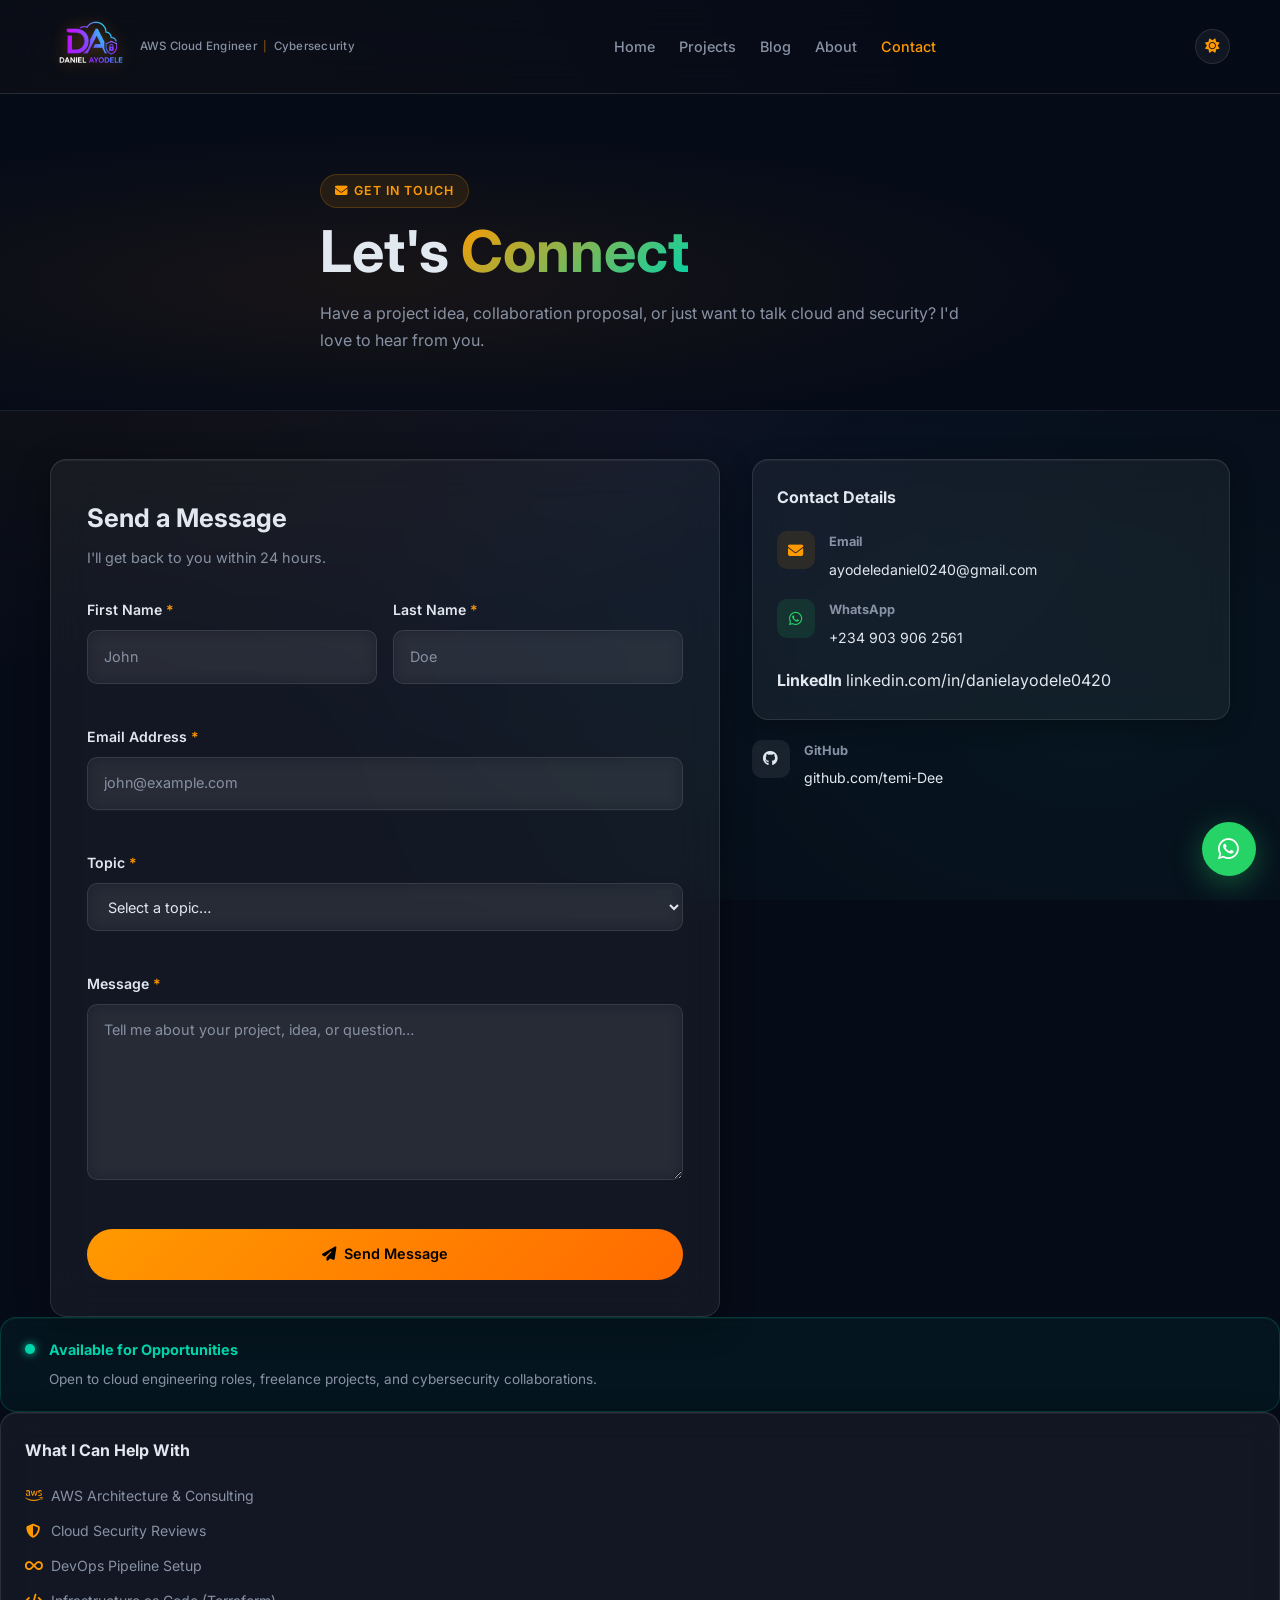
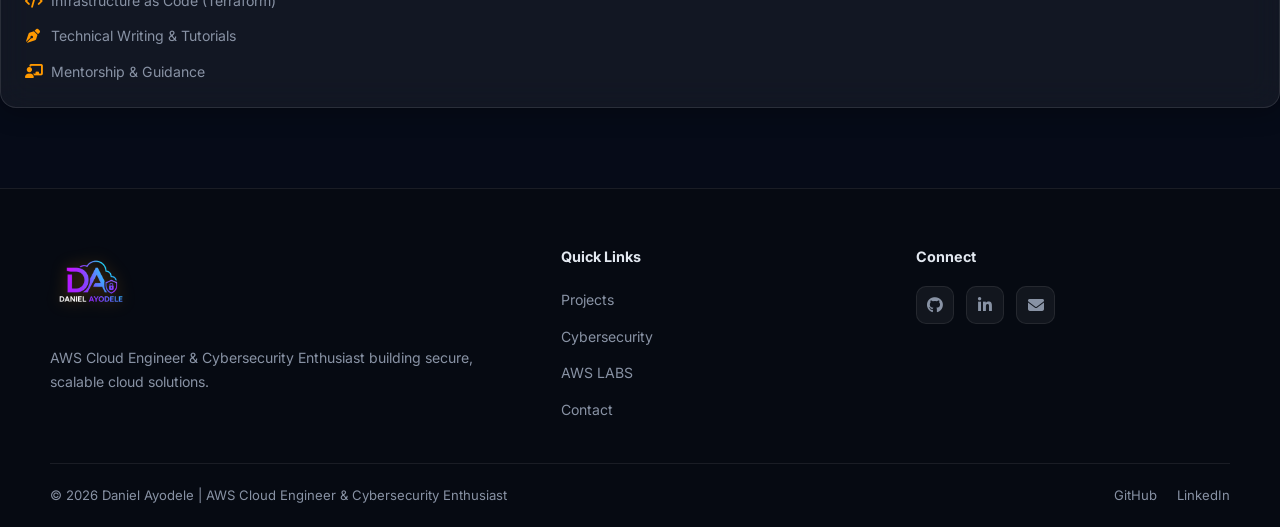
<file: contact.html>
<!DOCTYPE html>
<html lang="en">

<head>
  <meta charset="UTF-8" />
  <meta name="viewport" content="width=device-width, initial-scale=1.0" />
  <title>Contact | Daniel Ayodele — AWS Cloud Engineer</title>
  <meta name="description"
    content="Get in touch with Daniel Ayodele — AWS Cloud Engineer and Cybersecurity Enthusiast." />
  <link rel="preconnect" href="https://fonts.googleapis.com" />
  <link rel="preconnect" href="https://fonts.gstatic.com" crossorigin />
  <link
    href="https://fonts.googleapis.com/css2?family=Inter:wght@300;400;500;600;700&family=Fira+Code:wght@400;500&display=swap"
    rel="stylesheet" />
  <link rel="stylesheet" href="https://cdnjs.cloudflare.com/ajax/libs/font-awesome/6.5.0/css/all.min.css" />
  <link rel="icon" type="image/png" href="assets/logo.png" />
  <link rel="stylesheet" href="css/style.css" />
</head>

<body>
  <!-- ===== NAVBAR ===== -->
  <nav class="navbar" id="navbar">
    <div class="nav-container container">
      <a href="index.html" class="nav-logo">
        <img src="assets/logo.png" alt="Daniel Ayodele" class="nav-logo-img" />
        <span class="nav-tagline">AWS Cloud Engineer<span class="nav-tagline-sep">|</span>Cybersecurity</span>
      </a>
      <ul class="nav-links" id="navLinks">
        <li><a href="index.html">Home</a></li>
        <li><a href="index.html#projects">Projects</a></li>
        <li><a href="blog/index.html">Blog</a></li>
        <li><a href="index.html#about">About</a></li>
        <li><a href="contact.html" class="nav-active">Contact</a></li>
      </ul>
      <div class="nav-actions">
        <button class="theme-toggle" id="themeToggle" aria-label="Toggle light mode">
          <i class="fas fa-sun" id="themeIcon"></i>
        </button>
        <button class="hamburger" id="hamburger" aria-label="Toggle menu">
          <span></span><span></span><span></span>
        </button>
      </div>
    </div>
  </nav>

  <!-- ===== PAGE HERO ===== -->
  <section class="page-hero">
    <div class="container page-hero-inner">
      <span class="tag"><i class="fas fa-envelope"></i> Get In Touch</span>
      <h1>Let's <span class="gradient-text">Connect</span></h1>
      <p>Have a project idea, collaboration proposal, or just want to talk cloud and security? I'd love to hear from
        you.</p>
    </div>
  </section>

  <!-- ===== CONTACT SECTION ===== -->
  <section class="section contact-section">
    <div class="container contact-grid">

      <!-- Form -->
      <div class="form-wrap">
        <h2>Send a Message</h2>
        <p class="form-intro">I'll get back to you within 24 hours.</p>

        <form id="contactForm" novalidate>

          <div class="form-row">
            <div class="form-group">
              <label for="firstName">First Name <span class="req">*</span></label>
              <input type="text" id="firstName" name="firstName" placeholder="John" required />
              <span class="err" id="firstNameErr"></span>
            </div>
            <div class="form-group">
              <label for="lastName">Last Name <span class="req">*</span></label>
              <input type="text" id="lastName" name="lastName" placeholder="Doe" required />
              <span class="err" id="lastNameErr"></span>
            </div>
          </div>

          <div class="form-group">
            <label for="email">Email Address <span class="req">*</span></label>
            <input type="email" id="email" name="email" placeholder="john@example.com" required />
            <span class="err" id="emailErr"></span>
          </div>

          <div class="form-group">
            <label for="topic">Topic <span class="req">*</span></label>
            <select id="topic" name="topic" required>
              <option value="" disabled selected>Select a topic…</option>
              <option value="aws-project">AWS Cloud Project</option>
              <option value="cybersecurity">Cybersecurity Collaboration</option>
              <option value="devops">DevOps / Automation</option>
              <option value="blog">Blog / Content</option>
              <option value="hiring">Hiring / Opportunity</option>
              <option value="other">Other</option>
            </select>
            <span class="err" id="topicErr"></span>
          </div>

          <div class="form-group">
            <label for="message">Message <span class="req">*</span></label>
            <textarea id="message" name="message" rows="6" placeholder="Tell me about your project, idea, or question…"
              required></textarea>
            <span class="err" id="messageErr"></span>
          </div>

          <button type="submit" class="btn btn-primary btn-block" id="submitBtn">
            <i class="fas fa-paper-plane"></i>
            <span id="btnText">Send Message</span>
            <i class="fas fa-circle-notch fa-spin hidden" id="btnSpinner"></i>
          </button>
        </form>

        <!-- Success state -->
        <div class="form-success hidden" id="formSuccess">
          <i class="fas fa-circle-check"></i>
          <h3>Message Sent!</h3>
          <p>Thanks for reaching out. I'll reply within 24 hours.</p>
          <a href="index.html" class="btn btn-ghost">Back to Home</a>
        </div>
      </div>

      <!-- Sidebar -->
      <aside class="contact-aside">

        <div class="info-card">
          <h3>Contact Details</h3>
          <div class="info-row">
            <div class="info-ico"><i class="fas fa-envelope"></i></div>
            <div>
              <strong>Email</strong>
              <a href="mailto:ayodeledaniel0240@gmail.com">ayodeledaniel0240@gmail.com</a>
            </div>
          </div>
          <div class="info-row">
            <div class="info-ico whatsapp-ico"><i class="fab fa-whatsapp"></i></div>
            <div>
              <strong>WhatsApp</strong>
              <a href="https://wa.me/2349039062561?text=Hi%20Daniel!%20I%20found%20your%20portfolio%20and%20would%20like%20to%20connect."
                target="_blank" rel="noopener">+234 903 906 2561</a>
            </div>
          </div>
          <div>
            <strong>LinkedIn</strong>
            <a href="https://www.linkedin.com/in/danielayodele0420/" target="_blank"
              rel="noopener">linkedin.com/in/danielayodele0420</a>
          </div>
        </div>
        <div class="info-row">
          <div class="info-ico github-ico"><i class="fab fa-github"></i></div>
          <div>
            <strong>GitHub</strong>
            <a href="https://github.com/temi-Dee" target="_blank" rel="noopener">github.com/temi-Dee</a>
          </div>
        </div>
    </div>

    <div class="availability-card">
      <div class="avail-dot"></div>
      <div>
        <strong>Available for Opportunities</strong>
        <p>Open to cloud engineering roles, freelance projects, and cybersecurity collaborations.</p>
      </div>
    </div>

    <div class="info-card">
      <h3>What I Can Help With</h3>
      <ul class="help-list">
        <li><i class="fab fa-aws"></i> AWS Architecture &amp; Consulting</li>
        <li><i class="fas fa-shield-halved"></i> Cloud Security Reviews</li>
        <li><i class="fas fa-infinity"></i> DevOps Pipeline Setup</li>
        <li><i class="fas fa-code"></i> Infrastructure as Code (Terraform)</li>
        <li><i class="fas fa-pen-nib"></i> Technical Writing &amp; Tutorials</li>
        <li><i class="fas fa-chalkboard-teacher"></i> Mentorship &amp; Guidance</li>
      </ul>
    </div>

    </aside>
    </div>
  </section>

  <!-- ===== FOOTER ===== -->
  <footer class="footer">
    <div class="container footer-inner">
      <div class="footer-brand">
        <a href="index.html" class="nav-logo">
          <img src="assets/logo.png" alt="Daniel Ayodele" class="nav-logo-img" />
        </a>
        <p>AWS Cloud Engineer &amp; Cybersecurity Enthusiast building secure, scalable cloud solutions.</p>
      </div>
      <div class="footer-nav">
        <h4>Quick Links</h4>
        <ul>
          <li><a href="index.html#projects">Projects</a></li>
          <li><a href="index.html#cybersecurity">Cybersecurity</a></li>
          <li><a href="index.html#labs">AWS LABS</a></li>
          <li><a href="contact.html">Contact</a></li>
        </ul>
      </div>
      <div class="footer-connect">
        <h4>Connect</h4>
        <div class="footer-socials">
          <a href="https://github.com/temi-Dee" target="_blank" rel="noopener" aria-label="GitHub"><i
              class="fab fa-github"></i></a>
          <a href="https://www.linkedin.com/in/danielayodele0420/" target="_blank" rel="noopener"
            aria-label="LinkedIn"><i class="fab fa-linkedin-in"></i></a>
          <a href="mailto:ayodeledaniel0240@gmail.com" aria-label="Email"><i class="fas fa-envelope"></i></a>
        </div>
      </div>
    </div>
    <div class="footer-bottom container">
      <p>&copy; 2026 Daniel Ayodele | AWS Cloud Engineer &amp; Cybersecurity Enthusiast</p>
      <div class="footer-links">
        <a href="https://github.com/temi-Dee" target="_blank" rel="noopener">GitHub</a>
        <a href="https://www.linkedin.com/in/danielayodele0420/" target="_blank" rel="noopener">LinkedIn</a>
      </div>
    </div>
  </footer>

  <!-- WhatsApp Float -->
  <a href="https://wa.me/2349039062561?text=Hi%20Daniel!%20I%20found%20your%20portfolio%20and%20would%20like%20to%20connect."
    class="wa-float" target="_blank" rel="noopener" aria-label="Chat on WhatsApp">
    <i class="fab fa-whatsapp"></i>
    <span class="wa-tooltip">Chat on WhatsApp</span>
  </a>

  <script src="js/script.js"></script>
</file>
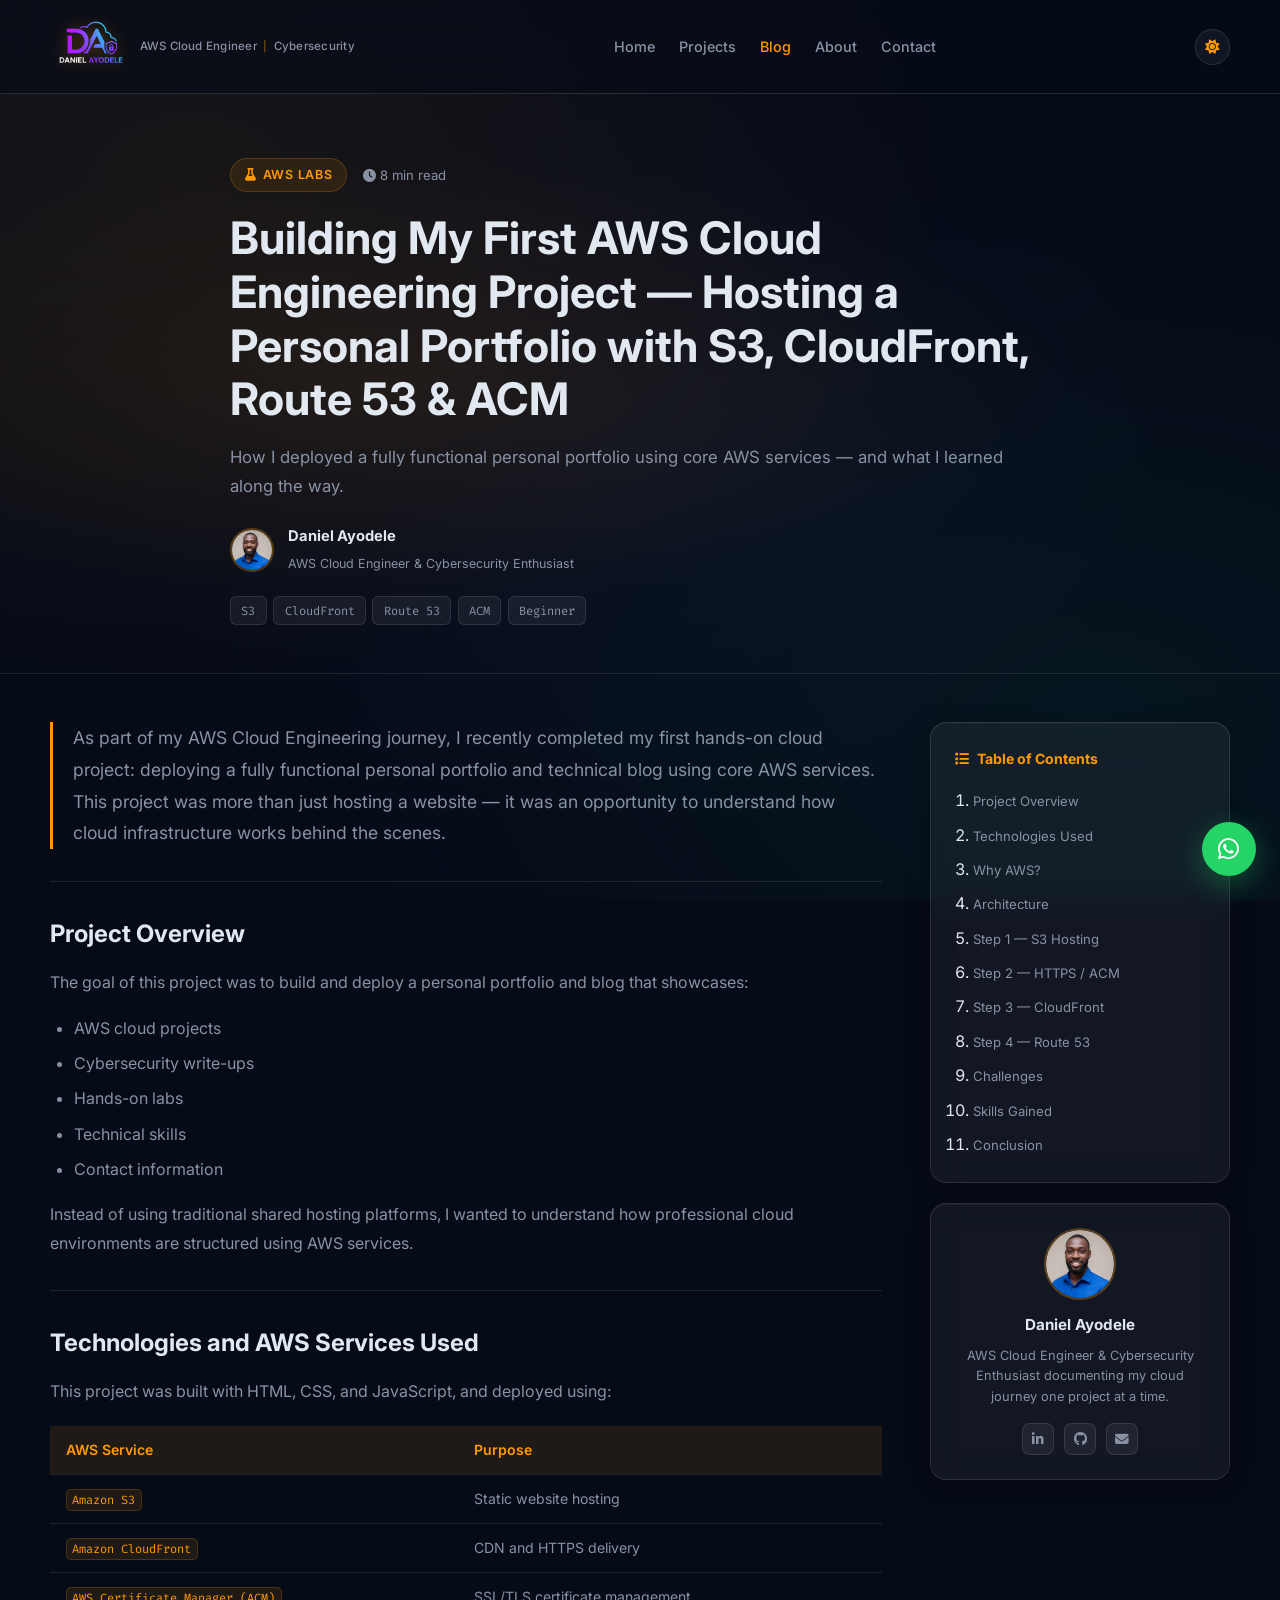
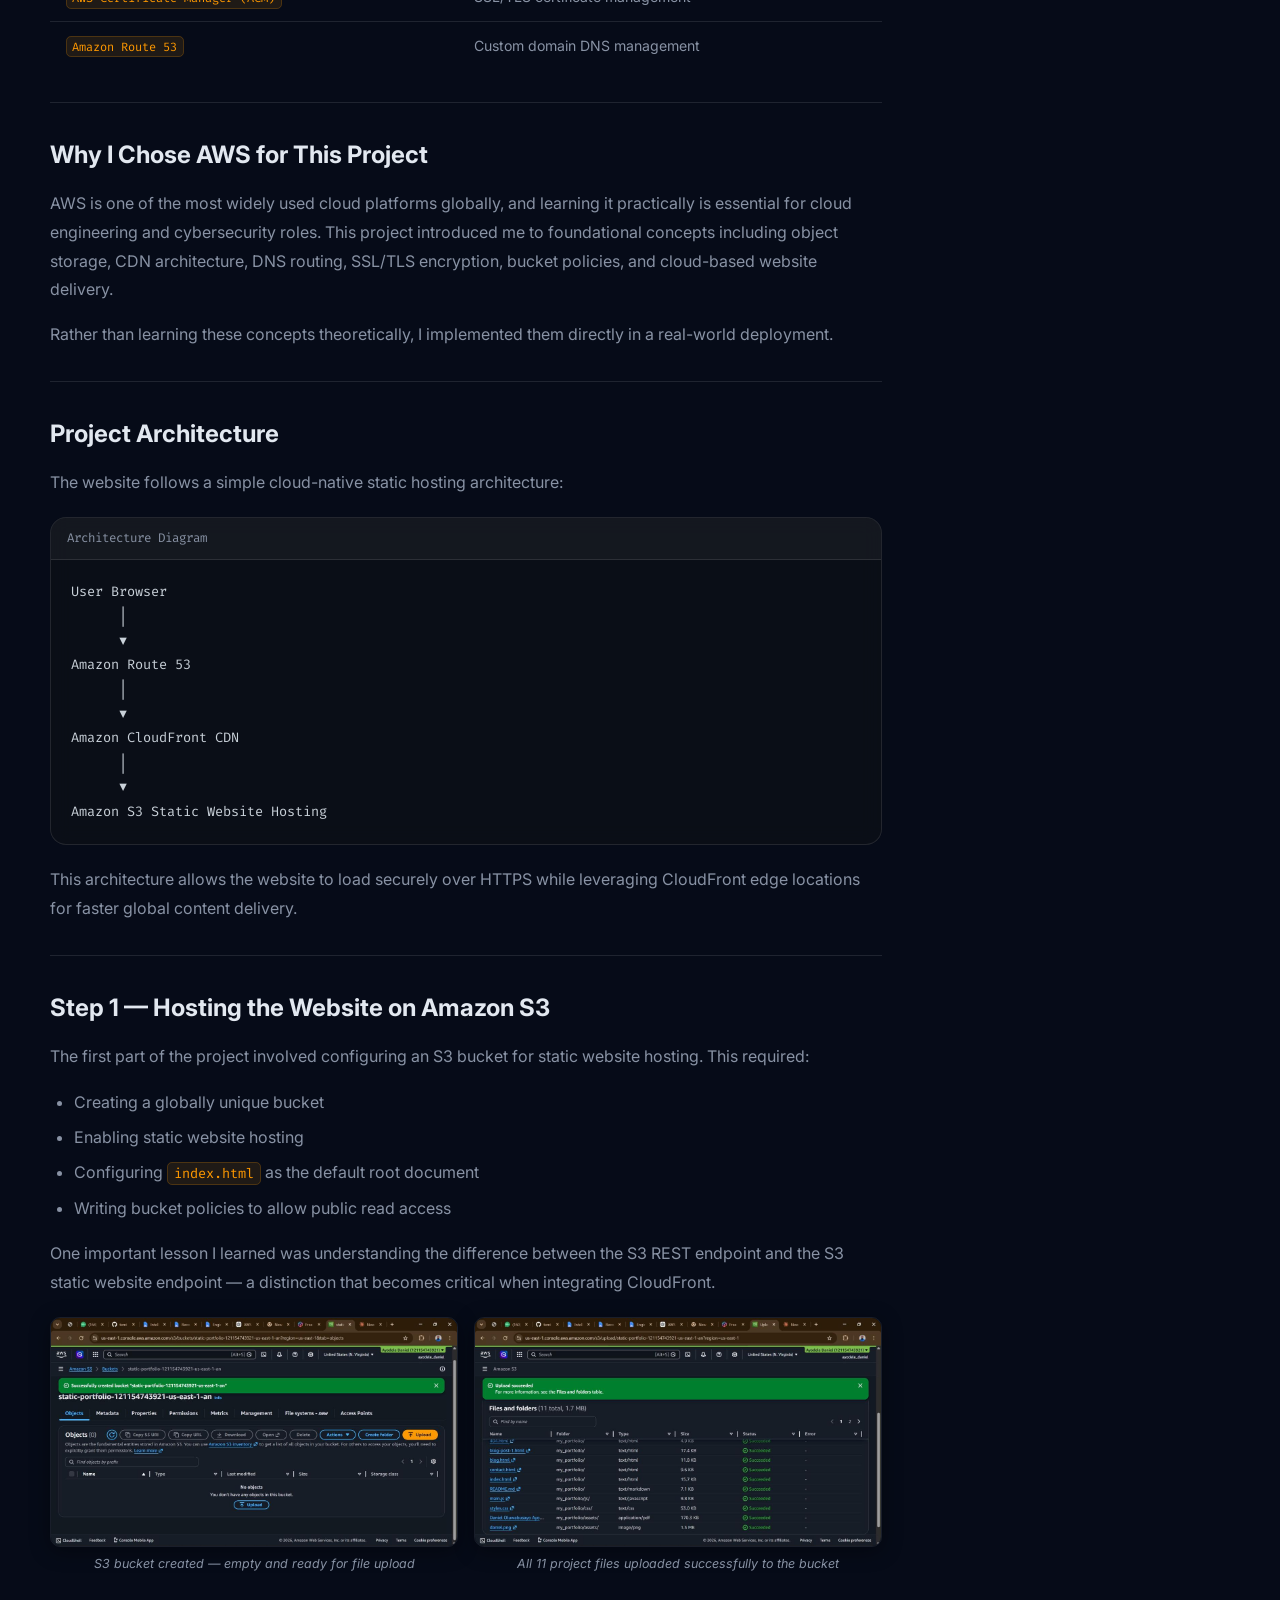
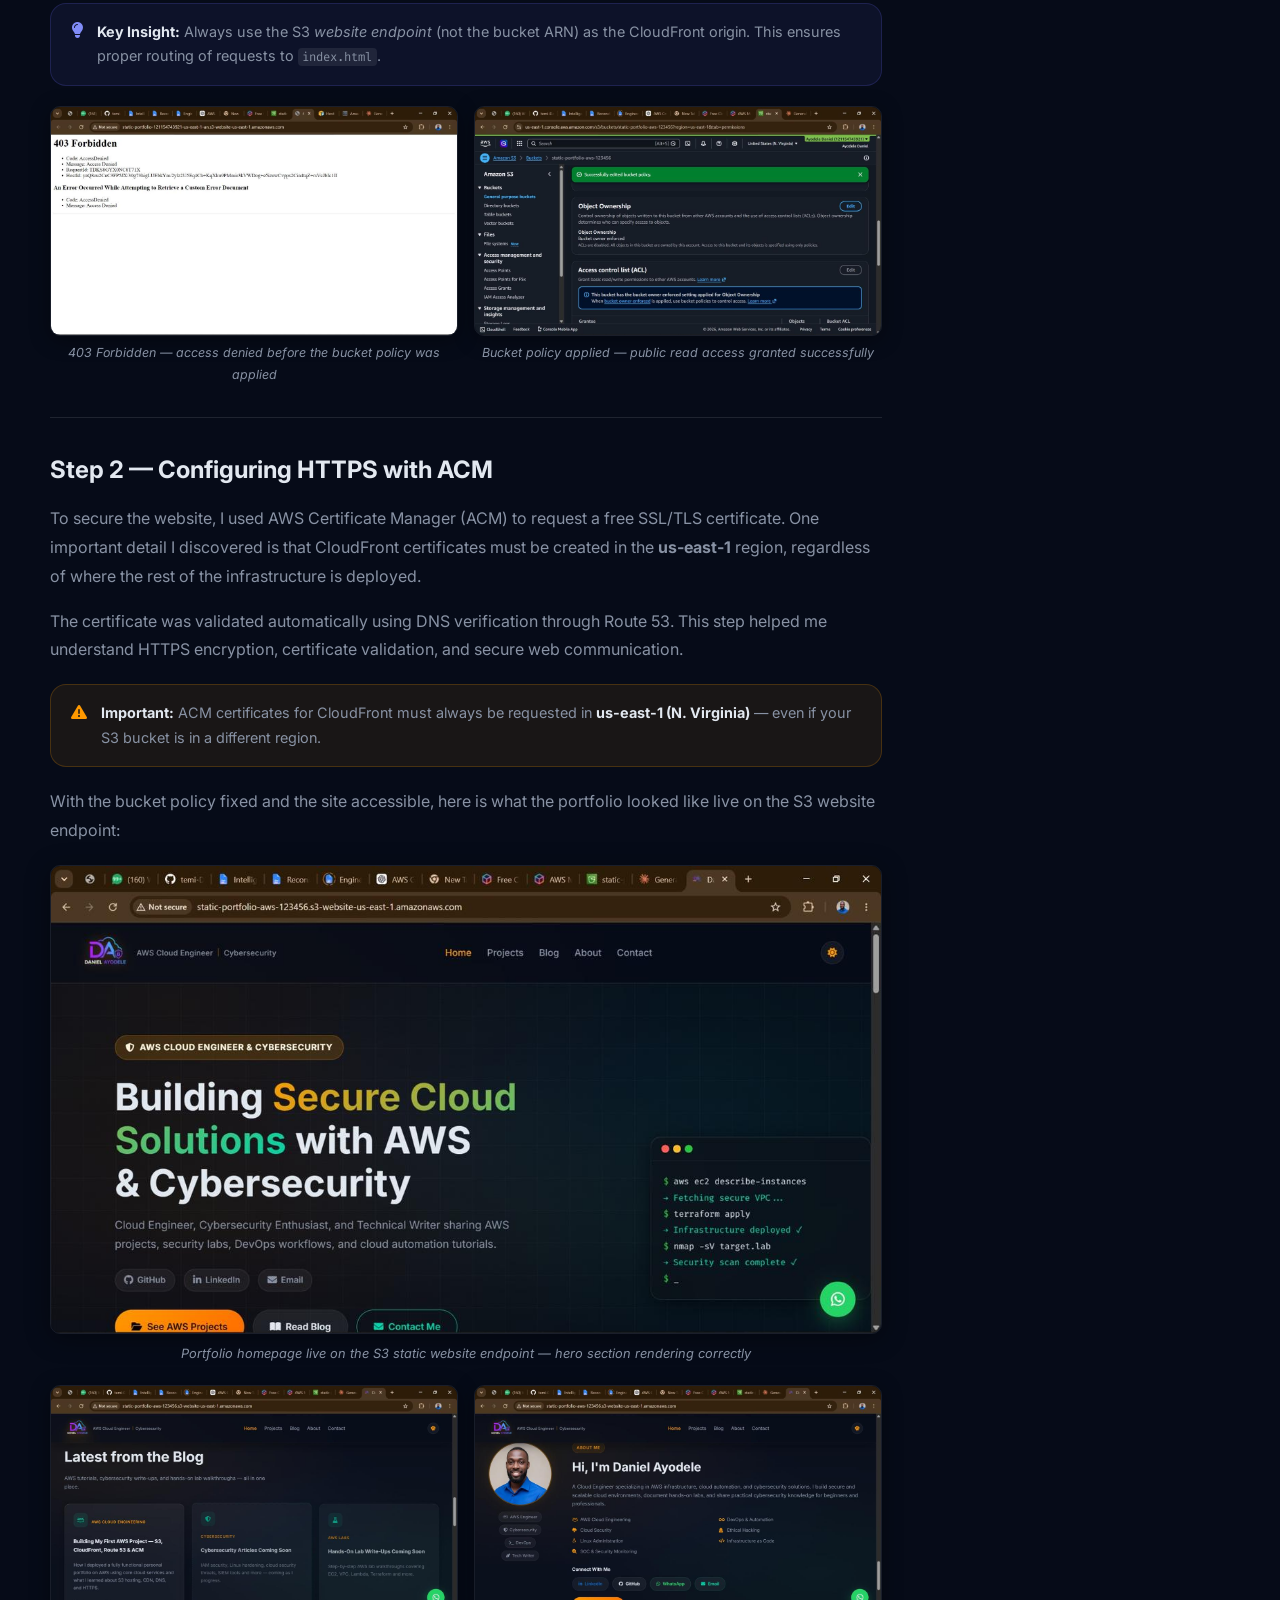
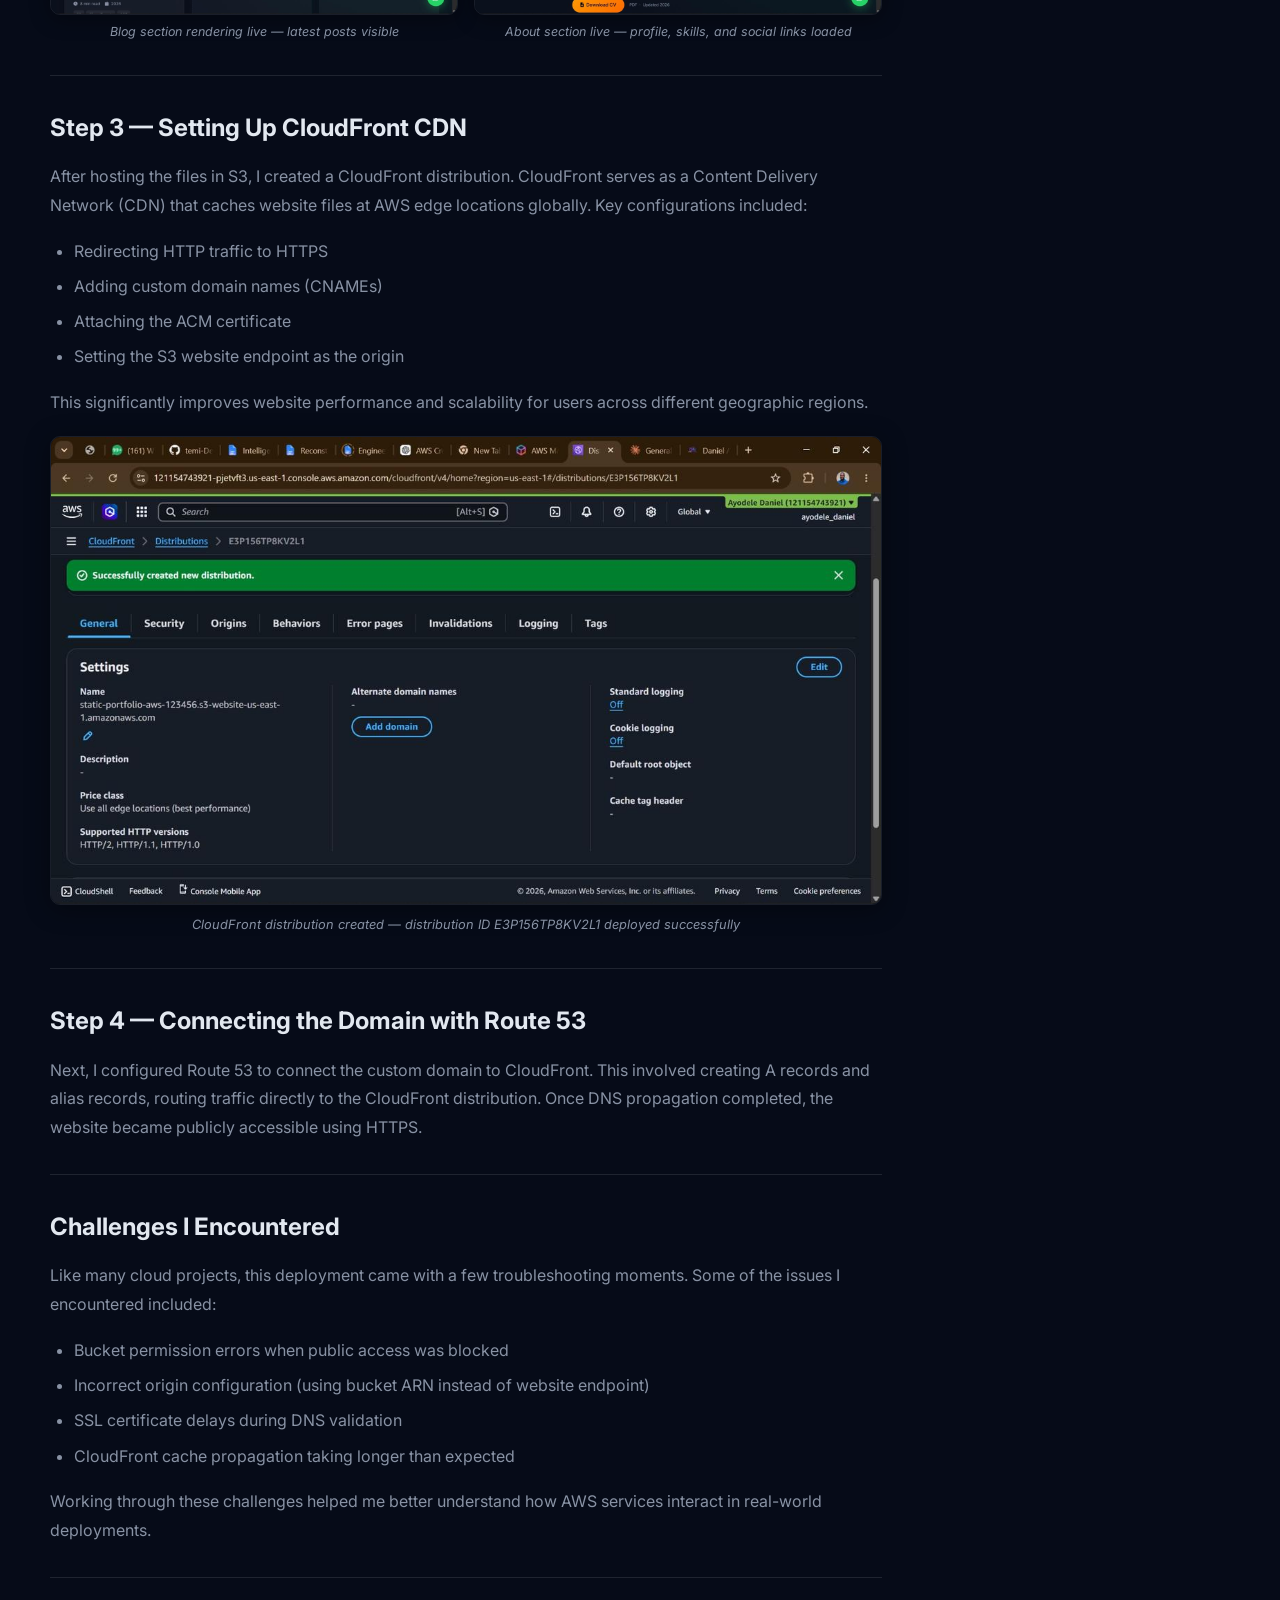
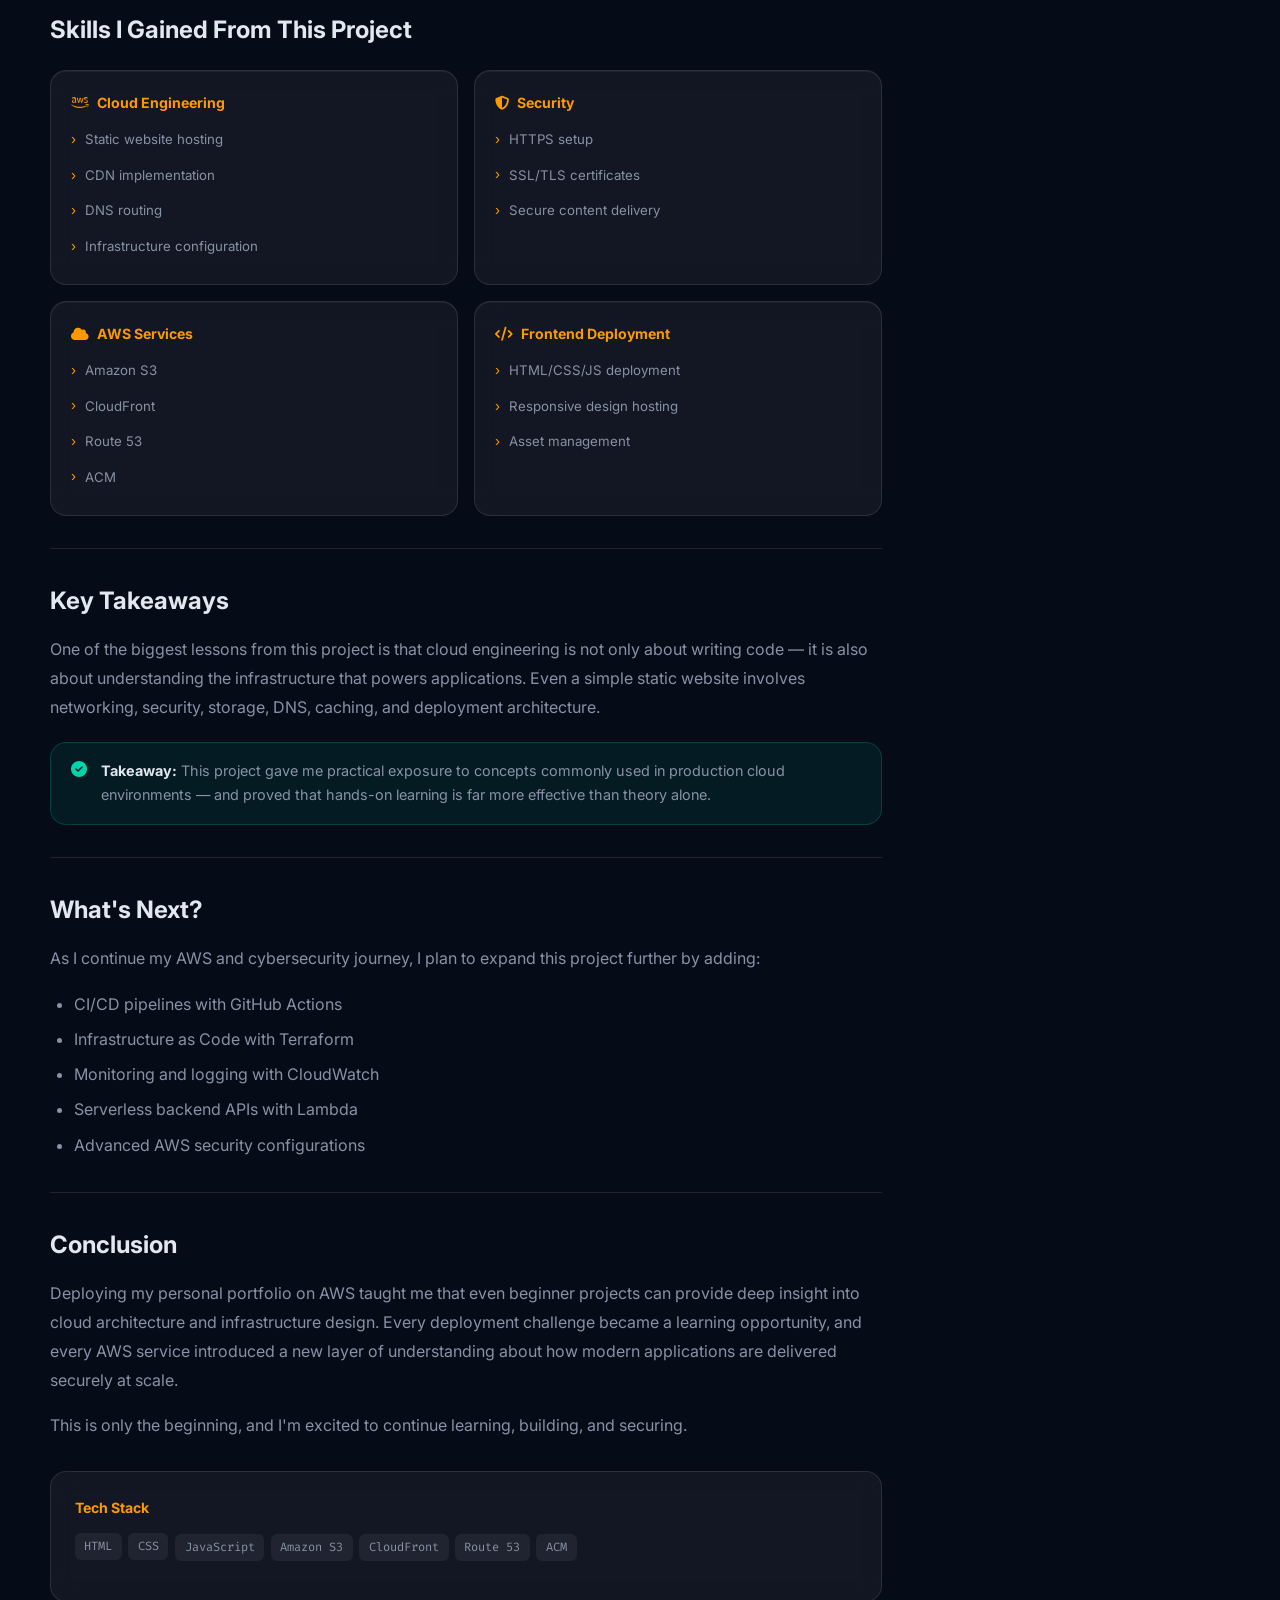
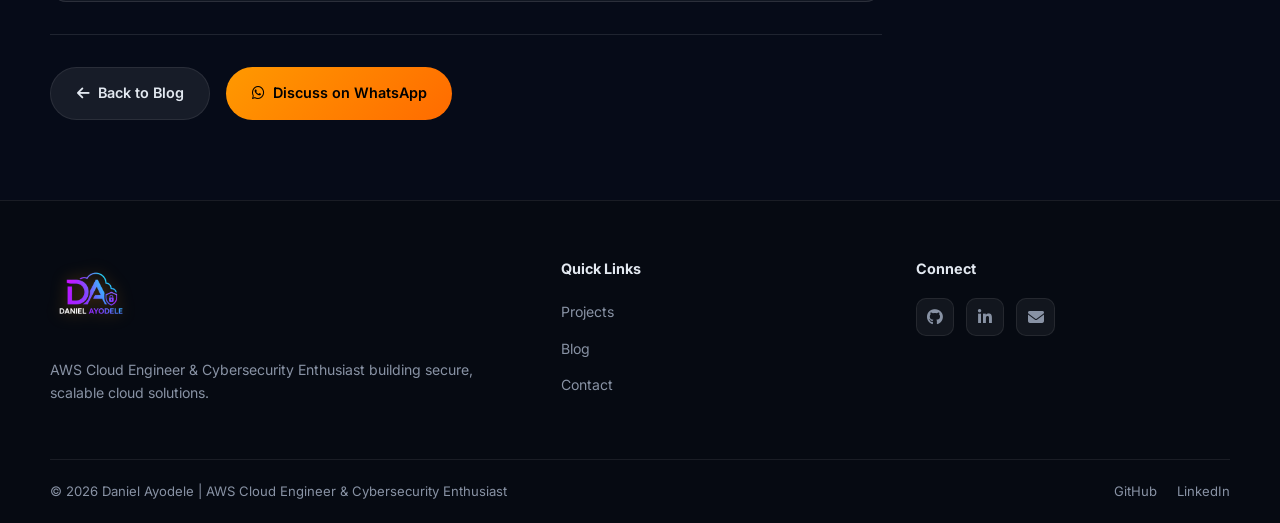
<file: blog/blog-post-1.html>
<!DOCTYPE html>
<html lang="en">

<head>
  <meta charset="UTF-8" />
  <meta name="viewport" content="width=device-width, initial-scale=1.0" />
  <title>Building My First AWS Project — S3, CloudFront, Route 53 &amp; ACM | Daniel Ayodele</title>
  <meta name="description"
    content="How I deployed my personal portfolio on AWS using S3, CloudFront, Route 53, and ACM — a beginner cloud engineering project walkthrough." />
  <link rel="preconnect" href="https://fonts.googleapis.com" />
  <link rel="preconnect" href="https://fonts.gstatic.com" crossorigin />
  <link
    href="https://fonts.googleapis.com/css2?family=Inter:wght@300;400;500;600;700&family=Fira+Code:wght@400;500&display=swap"
    rel="stylesheet" />
  <link rel="stylesheet" href="https://cdnjs.cloudflare.com/ajax/libs/font-awesome/6.5.0/css/all.min.css" />
  <link rel="icon" type="image/png" href="../assets/logo.png" />
  <link rel="stylesheet" href="../css/style.css" />
  <link rel="stylesheet" href="../css/blog.css" />
</head>

<body>

  <!-- ===== NAVBAR ===== -->
  <nav class="navbar" id="navbar">
    <div class="nav-container container">
      <a href="../index.html" class="nav-logo">
        <img src="../assets/logo.png" alt="Daniel Ayodele" class="nav-logo-img" />
        <span class="nav-tagline">AWS Cloud Engineer<span class="nav-tagline-sep">|</span>Cybersecurity</span>
      </a>
      <ul class="nav-links" id="navLinks">
        <li><a href="../index.html">Home</a></li>
        <li><a href="../index.html#projects">Projects</a></li>
        <li><a href="index.html" class="nav-active">Blog</a></li>
        <li><a href="../index.html#about">About</a></li>
        <li><a href="../contact.html">Contact</a></li>
      </ul>
      <div class="nav-actions">
        <button class="theme-toggle" id="themeToggle" aria-label="Toggle light mode">
          <i class="fas fa-sun" id="themeIcon"></i>
        </button>
        <button class="hamburger" id="hamburger" aria-label="Toggle menu">
          <span></span><span></span><span></span>
        </button>
      </div>
    </div>
  </nav>

  <!-- ===== ARTICLE HERO ===== -->
  <section class="article-hero">
    <div class="container article-hero-inner">
      <div class="article-meta-top">
        <span class="blog-cat-pill"><i class="fas fa-flask"></i> AWS LABS</span>
        <span class="article-read-time"><i class="fas fa-clock"></i> 8 min read</span>
      </div>
      <h1>Building My First AWS Cloud Engineering Project — Hosting a Personal Portfolio with S3, CloudFront, Route 53
        &amp; ACM</h1>
      <p class="article-subtitle">How I deployed a fully functional personal portfolio using core AWS services — and
        what I learned along the way.</p>
      <div class="article-author">
        <img src="../assets/daniel.png" alt="Daniel Ayodele" class="author-avatar" />
        <div>
          <strong>Daniel Ayodele</strong>
          <span>AWS Cloud Engineer &amp; Cybersecurity Enthusiast</span>
        </div>
      </div>
      <div class="article-tags">
        <span>S3</span><span>CloudFront</span><span>Route 53</span><span>ACM</span><span>Beginner</span>
      </div>
    </div>
  </section>

  <!-- ===== ARTICLE BODY ===== -->
  <article class="article-body">
    <div class="container article-layout">

      <!-- Main Content -->
      <div class="article-content">

        <p class="article-lead">As part of my AWS Cloud Engineering journey, I recently completed my first hands-on
          cloud project: deploying a fully functional personal portfolio and technical blog using core AWS services.
          This project was more than just hosting a website — it was an opportunity to understand how cloud
          infrastructure works behind the scenes.</p>

        <hr class="article-divider" />

        <h2>Project Overview</h2>
        <p>The goal of this project was to build and deploy a personal portfolio and blog that showcases:</p>
        <ul>
          <li>AWS cloud projects</li>
          <li>Cybersecurity write-ups</li>
          <li>Hands-on labs</li>
          <li>Technical skills</li>
          <li>Contact information</li>
        </ul>
        <p>Instead of using traditional shared hosting platforms, I wanted to understand how professional cloud
          environments are structured using AWS services.</p>

        <hr class="article-divider" />

        <h2>Technologies and AWS Services Used</h2>
        <p>This project was built with HTML, CSS, and JavaScript, and deployed using:</p>

        <div class="article-table-wrap">
          <table class="article-table">
            <thead>
              <tr>
                <th>AWS Service</th>
                <th>Purpose</th>
              </tr>
            </thead>
            <tbody>
              <tr>
                <td><span class="code-inline">Amazon S3</span></td>
                <td>Static website hosting</td>
              </tr>
              <tr>
                <td><span class="code-inline">Amazon CloudFront</span></td>
                <td>CDN and HTTPS delivery</td>
              </tr>
              <tr>
                <td><span class="code-inline">AWS Certificate Manager (ACM)</span></td>
                <td>SSL/TLS certificate management</td>
              </tr>
              <tr>
                <td><span class="code-inline">Amazon Route 53</span></td>
                <td>Custom domain DNS management</td>
              </tr>
            </tbody>
          </table>
        </div>

        <hr class="article-divider" />

        <h2>Why I Chose AWS for This Project</h2>
        <p>AWS is one of the most widely used cloud platforms globally, and learning it practically is essential for
          cloud engineering and cybersecurity roles. This project introduced me to foundational concepts including
          object storage, CDN architecture, DNS routing, SSL/TLS encryption, bucket policies, and cloud-based website
          delivery.</p>
        <p>Rather than learning these concepts theoretically, I implemented them directly in a real-world deployment.
        </p>

        <hr class="article-divider" />

        <h2>Project Architecture</h2>
        <p>The website follows a simple cloud-native static hosting architecture:</p>

        <div class="code-block">
          <div class="code-block-header"><span>Architecture Diagram</span></div>
          <pre>User Browser
      │
      ▼
Amazon Route 53
      │
      ▼
Amazon CloudFront CDN
      │
      ▼
Amazon S3 Static Website Hosting</pre>
        </div>

        <p>This architecture allows the website to load securely over HTTPS while leveraging CloudFront edge locations
          for faster global content delivery.</p>

        <hr class="article-divider" />

        <h2>Step 1 — Hosting the Website on Amazon S3</h2>
        <p>The first part of the project involved configuring an S3 bucket for static website hosting. This required:
        </p>
        <ul>
          <li>Creating a globally unique bucket</li>
          <li>Enabling static website hosting</li>
          <li>Configuring <span class="code-inline">index.html</span> as the default root document</li>
          <li>Writing bucket policies to allow public read access</li>
        </ul>
        <p>One important lesson I learned was understanding the difference between the S3 REST endpoint and the S3
          static website endpoint — a distinction that becomes critical when integrating CloudFront.</p>

        <div class="screenshot-grid">
          <figure>
            <img src="../assets/images/blog/image 1.jpeg" alt="S3 bucket successfully created" loading="lazy" />
            <figcaption>S3 bucket created — empty and ready for file upload</figcaption>
          </figure>
          <figure>
            <img src="../assets/images/blog/image 2.jpeg" alt="Files uploaded to S3 bucket" loading="lazy" />
            <figcaption>All 11 project files uploaded successfully to the bucket</figcaption>
          </figure>
        </div>

        <div class="article-callout info">
          <i class="fas fa-lightbulb"></i>
          <div><strong>Key Insight:</strong> Always use the S3 <em>website endpoint</em> (not the bucket ARN) as the
            CloudFront origin. This ensures proper routing of requests to <code>index.html</code>.</div>
        </div>

        <div class="screenshot-grid">
          <figure>
            <img src="../assets/images/blog/image 3.jpeg" alt="403 Forbidden error before bucket policy"
              loading="lazy" />
            <figcaption>403 Forbidden — access denied before the bucket policy was applied</figcaption>
          </figure>
          <figure>
            <img src="../assets/images/blog/image 4.jpeg" alt="S3 bucket policy successfully edited" loading="lazy" />
            <figcaption>Bucket policy applied — public read access granted successfully</figcaption>
          </figure>
        </div>

        <hr class="article-divider" />

        <h2>Step 2 — Configuring HTTPS with ACM</h2>
        <p>To secure the website, I used AWS Certificate Manager (ACM) to request a free SSL/TLS certificate. One
          important detail I discovered is that CloudFront certificates must be created in the
          <strong>us-east-1</strong> region, regardless of where the rest of the infrastructure is deployed.</p>
        <p>The certificate was validated automatically using DNS verification through Route 53. This step helped me
          understand HTTPS encryption, certificate validation, and secure web communication.</p>

        <div class="article-callout warning">
          <i class="fas fa-triangle-exclamation"></i>
          <div><strong>Important:</strong> ACM certificates for CloudFront must always be requested in <strong>us-east-1
              (N. Virginia)</strong> — even if your S3 bucket is in a different region.</div>
        </div>

        <p>With the bucket policy fixed and the site accessible, here is what the portfolio looked like live on the S3
          website endpoint:</p>

        <img src="../assets/images/blog/image 5.jpeg" alt="Portfolio live on S3 — homepage" class="project-screenshot"
          loading="lazy" />
        <p class="screenshot-caption">Portfolio homepage live on the S3 static website endpoint — hero section rendering
          correctly</p>

        <div class="screenshot-grid">
          <figure>
            <img src="../assets/images/blog/image 6.jpeg" alt="Blog section of the live portfolio" loading="lazy" />
            <figcaption>Blog section rendering live — latest posts visible</figcaption>
          </figure>
          <figure>
            <img src="../assets/images/blog/image 7.jpeg" alt="About section of the live portfolio" loading="lazy" />
            <figcaption>About section live — profile, skills, and social links loaded</figcaption>
          </figure>
        </div>

        <hr class="article-divider" />

        <h2>Step 3 — Setting Up CloudFront CDN</h2>
        <p>After hosting the files in S3, I created a CloudFront distribution. CloudFront serves as a Content Delivery
          Network (CDN) that caches website files at AWS edge locations globally. Key configurations included:</p>
        <ul>
          <li>Redirecting HTTP traffic to HTTPS</li>
          <li>Adding custom domain names (CNAMEs)</li>
          <li>Attaching the ACM certificate</li>
          <li>Setting the S3 website endpoint as the origin</li>
        </ul>
        <p>This significantly improves website performance and scalability for users across different geographic
          regions.</p>

        <img src="../assets/images/blog/image 8.jpeg" alt="CloudFront distribution successfully created"
          class="project-screenshot" loading="lazy" />
        <p class="screenshot-caption">CloudFront distribution created — distribution ID E3P156TP8KV2L1 deployed
          successfully</p>

        <hr class="article-divider" />

        <h2>Step 4 — Connecting the Domain with Route 53</h2>
        <p>Next, I configured Route 53 to connect the custom domain to CloudFront. This involved creating A records and
          alias records, routing traffic directly to the CloudFront distribution. Once DNS propagation completed, the
          website became publicly accessible using HTTPS.</p>

        <hr class="article-divider" />

        <h2>Challenges I Encountered</h2>
        <p>Like many cloud projects, this deployment came with a few troubleshooting moments. Some of the issues I
          encountered included:</p>
        <ul>
          <li>Bucket permission errors when public access was blocked</li>
          <li>Incorrect origin configuration (using bucket ARN instead of website endpoint)</li>
          <li>SSL certificate delays during DNS validation</li>
          <li>CloudFront cache propagation taking longer than expected</li>
        </ul>
        <p>Working through these challenges helped me better understand how AWS services interact in real-world
          deployments.</p>

        <hr class="article-divider" />

        <h2>Skills I Gained From This Project</h2>

        <div class="skills-gained-grid">
          <div class="skills-gained-card">
            <h4><i class="fab fa-aws"></i> Cloud Engineering</h4>
            <ul>
              <li>Static website hosting</li>
              <li>CDN implementation</li>
              <li>DNS routing</li>
              <li>Infrastructure configuration</li>
            </ul>
          </div>
          <div class="skills-gained-card">
            <h4><i class="fas fa-shield-halved"></i> Security</h4>
            <ul>
              <li>HTTPS setup</li>
              <li>SSL/TLS certificates</li>
              <li>Secure content delivery</li>
            </ul>
          </div>
          <div class="skills-gained-card">
            <h4><i class="fas fa-cloud"></i> AWS Services</h4>
            <ul>
              <li>Amazon S3</li>
              <li>CloudFront</li>
              <li>Route 53</li>
              <li>ACM</li>
            </ul>
          </div>
          <div class="skills-gained-card">
            <h4><i class="fas fa-code"></i> Frontend Deployment</h4>
            <ul>
              <li>HTML/CSS/JS deployment</li>
              <li>Responsive design hosting</li>
              <li>Asset management</li>
            </ul>
          </div>
        </div>

        <hr class="article-divider" />

        <h2>Key Takeaways</h2>
        <p>One of the biggest lessons from this project is that cloud engineering is not only about writing code — it is
          also about understanding the infrastructure that powers applications. Even a simple static website involves
          networking, security, storage, DNS, caching, and deployment architecture.</p>

        <div class="article-callout success">
          <i class="fas fa-circle-check"></i>
          <div><strong>Takeaway:</strong> This project gave me practical exposure to concepts commonly used in
            production cloud environments — and proved that hands-on learning is far more effective than theory alone.
          </div>
        </div>

        <hr class="article-divider" />

        <h2>What's Next?</h2>
        <p>As I continue my AWS and cybersecurity journey, I plan to expand this project further by adding:</p>
        <ul>
          <li>CI/CD pipelines with GitHub Actions</li>
          <li>Infrastructure as Code with Terraform</li>
          <li>Monitoring and logging with CloudWatch</li>
          <li>Serverless backend APIs with Lambda</li>
          <li>Advanced AWS security configurations</li>
        </ul>

        <hr class="article-divider" />

        <h2>Conclusion</h2>
        <p>Deploying my personal portfolio on AWS taught me that even beginner projects can provide deep insight into
          cloud architecture and infrastructure design. Every deployment challenge became a learning opportunity, and
          every AWS service introduced a new layer of understanding about how modern applications are delivered securely
          at scale.</p>
        <p>This is only the beginning, and I'm excited to continue learning, building, and securing.</p>

        <!-- Tech Stack Summary -->
        <div class="article-tech-stack">
          <h4>Tech Stack</h4>
          <div class="card-tech">
            <span>HTML</span><span>CSS</span><span>JavaScript</span>
            <span>Amazon S3</span><span>CloudFront</span><span>Route 53</span><span>ACM</span>
          </div>
        </div>

        <!-- Article Footer Actions -->
        <div class="article-footer-actions">
          <a href="index.html" class="btn btn-ghost"><i class="fas fa-arrow-left"></i> Back to Blog</a>
          <a href="https://wa.me/2349039062561?text=Hi%20Daniel!%20I%20read%20your%20AWS%20article%20and%20would%20like%20to%20connect."
            target="_blank" rel="noopener" class="btn btn-primary">
            <i class="fab fa-whatsapp"></i> Discuss on WhatsApp
          </a>
        </div>

      </div>

      <!-- Sidebar TOC -->
      <aside class="article-sidebar">
        <div class="toc-card">
          <h4><i class="fas fa-list"></i> Table of Contents</h4>
          <ol class="toc-list">
            <li><a href="#" onclick="return false;">Project Overview</a></li>
            <li><a href="#" onclick="return false;">Technologies Used</a></li>
            <li><a href="#" onclick="return false;">Why AWS?</a></li>
            <li><a href="#" onclick="return false;">Architecture</a></li>
            <li><a href="#" onclick="return false;">Step 1 — S3 Hosting</a></li>
            <li><a href="#" onclick="return false;">Step 2 — HTTPS / ACM</a></li>
            <li><a href="#" onclick="return false;">Step 3 — CloudFront</a></li>
            <li><a href="#" onclick="return false;">Step 4 — Route 53</a></li>
            <li><a href="#" onclick="return false;">Challenges</a></li>
            <li><a href="#" onclick="return false;">Skills Gained</a></li>
            <li><a href="#" onclick="return false;">Conclusion</a></li>
          </ol>
        </div>

        <div class="author-card">
          <img src="../assets/daniel.png" alt="Daniel Ayodele" class="author-card-avatar" />
          <h4>Daniel Ayodele</h4>
          <p>AWS Cloud Engineer &amp; Cybersecurity Enthusiast documenting my cloud journey one project at a time.</p>
          <div class="author-socials">
            <a href="https://www.linkedin.com/in/danielayodele0420/" target="_blank" rel="noopener"><i
                class="fab fa-linkedin-in"></i></a>
            <a href="https://github.com/temi-Dee" target="_blank" rel="noopener"><i class="fab fa-github"></i></a>
            <a href="mailto:ayodeledaniel0240@gmail.com"><i class="fas fa-envelope"></i></a>
          </div>
        </div>
      </aside>

    </div>
  </article>

  <!-- ===== FOOTER ===== -->
  <footer class="footer">
    <div class="container footer-inner">
      <div class="footer-brand">
        <a href="../index.html" class="nav-logo">
          <img src="../assets/logo.png" alt="Daniel Ayodele" class="nav-logo-img" />
        </a>
        <p>AWS Cloud Engineer &amp; Cybersecurity Enthusiast building secure, scalable cloud solutions.</p>
      </div>
      <div class="footer-nav">
        <h4>Quick Links</h4>
        <ul>
          <li><a href="../index.html#projects">Projects</a></li>
          <li><a href="index.html">Blog</a></li>
          <li><a href="../contact.html">Contact</a></li>
        </ul>
      </div>
      <div class="footer-connect">
        <h4>Connect</h4>
        <div class="footer-socials">
          <a href="https://github.com/temi-Dee" target="_blank" rel="noopener" aria-label="GitHub"><i
              class="fab fa-github"></i></a>
          <a href="https://www.linkedin.com/in/danielayodele0420/" target="_blank" rel="noopener"
            aria-label="LinkedIn"><i class="fab fa-linkedin-in"></i></a>
          <a href="mailto:ayodeledaniel0240@gmail.com" aria-label="Email"><i class="fas fa-envelope"></i></a>
        </div>
      </div>
    </div>
    <div class="footer-bottom container">
      <p>&copy; 2026 Daniel Ayodele | AWS Cloud Engineer &amp; Cybersecurity Enthusiast</p>
      <div class="footer-links">
        <a href="https://github.com/temi-Dee" target="_blank" rel="noopener">GitHub</a>
        <a href="https://www.linkedin.com/in/danielayodele0420/" target="_blank" rel="noopener">LinkedIn</a>
      </div>
    </div>
  </footer>

  <!-- WhatsApp Float -->
  <a href="https://wa.me/2349039062561?text=Hi%20Daniel!%20I%20found%20your%20portfolio%20and%20would%20like%20to%20connect."
    class="wa-float" target="_blank" rel="noopener" aria-label="Chat on WhatsApp">
    <i class="fab fa-whatsapp"></i>
    <span class="wa-tooltip">Chat on WhatsApp</span>
  </a>

  <script src="../js/script.js"></script>
  <script src="../js/blog.js"></script>
</body>

</html>
</file>
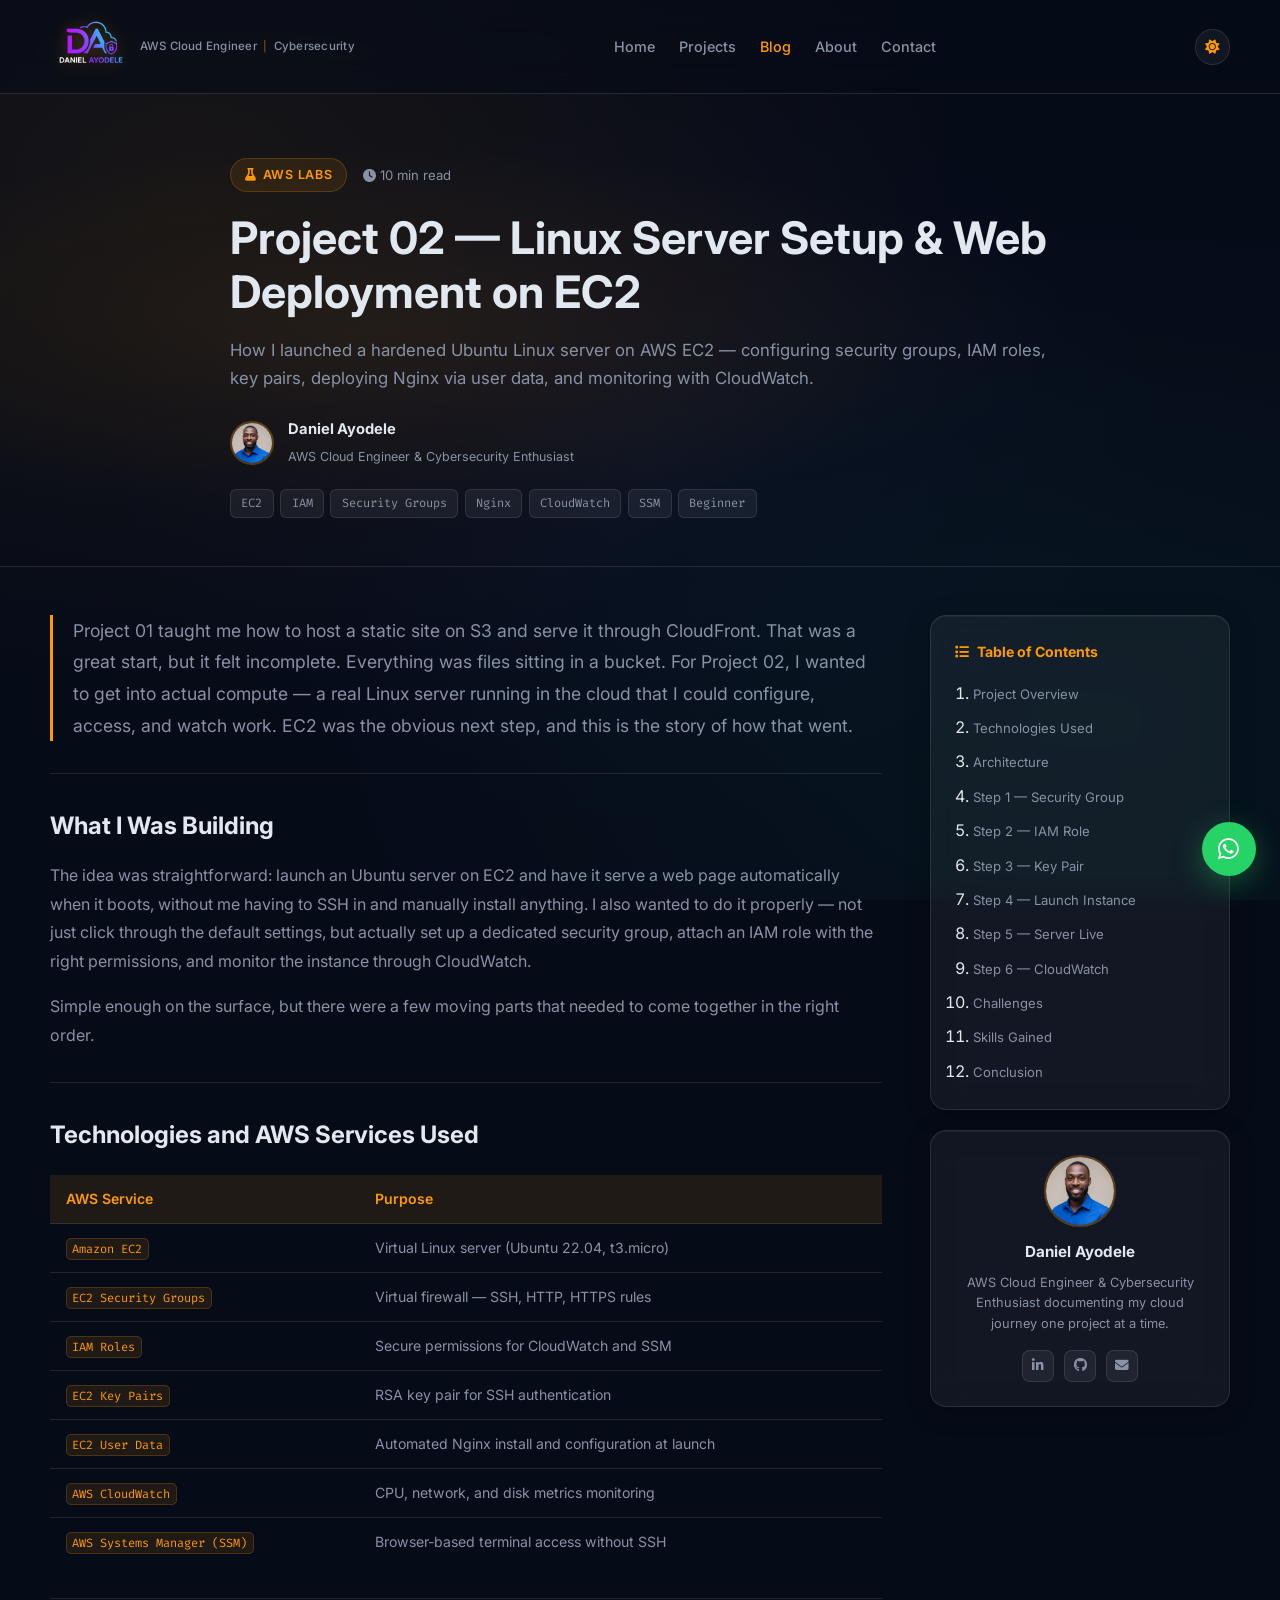
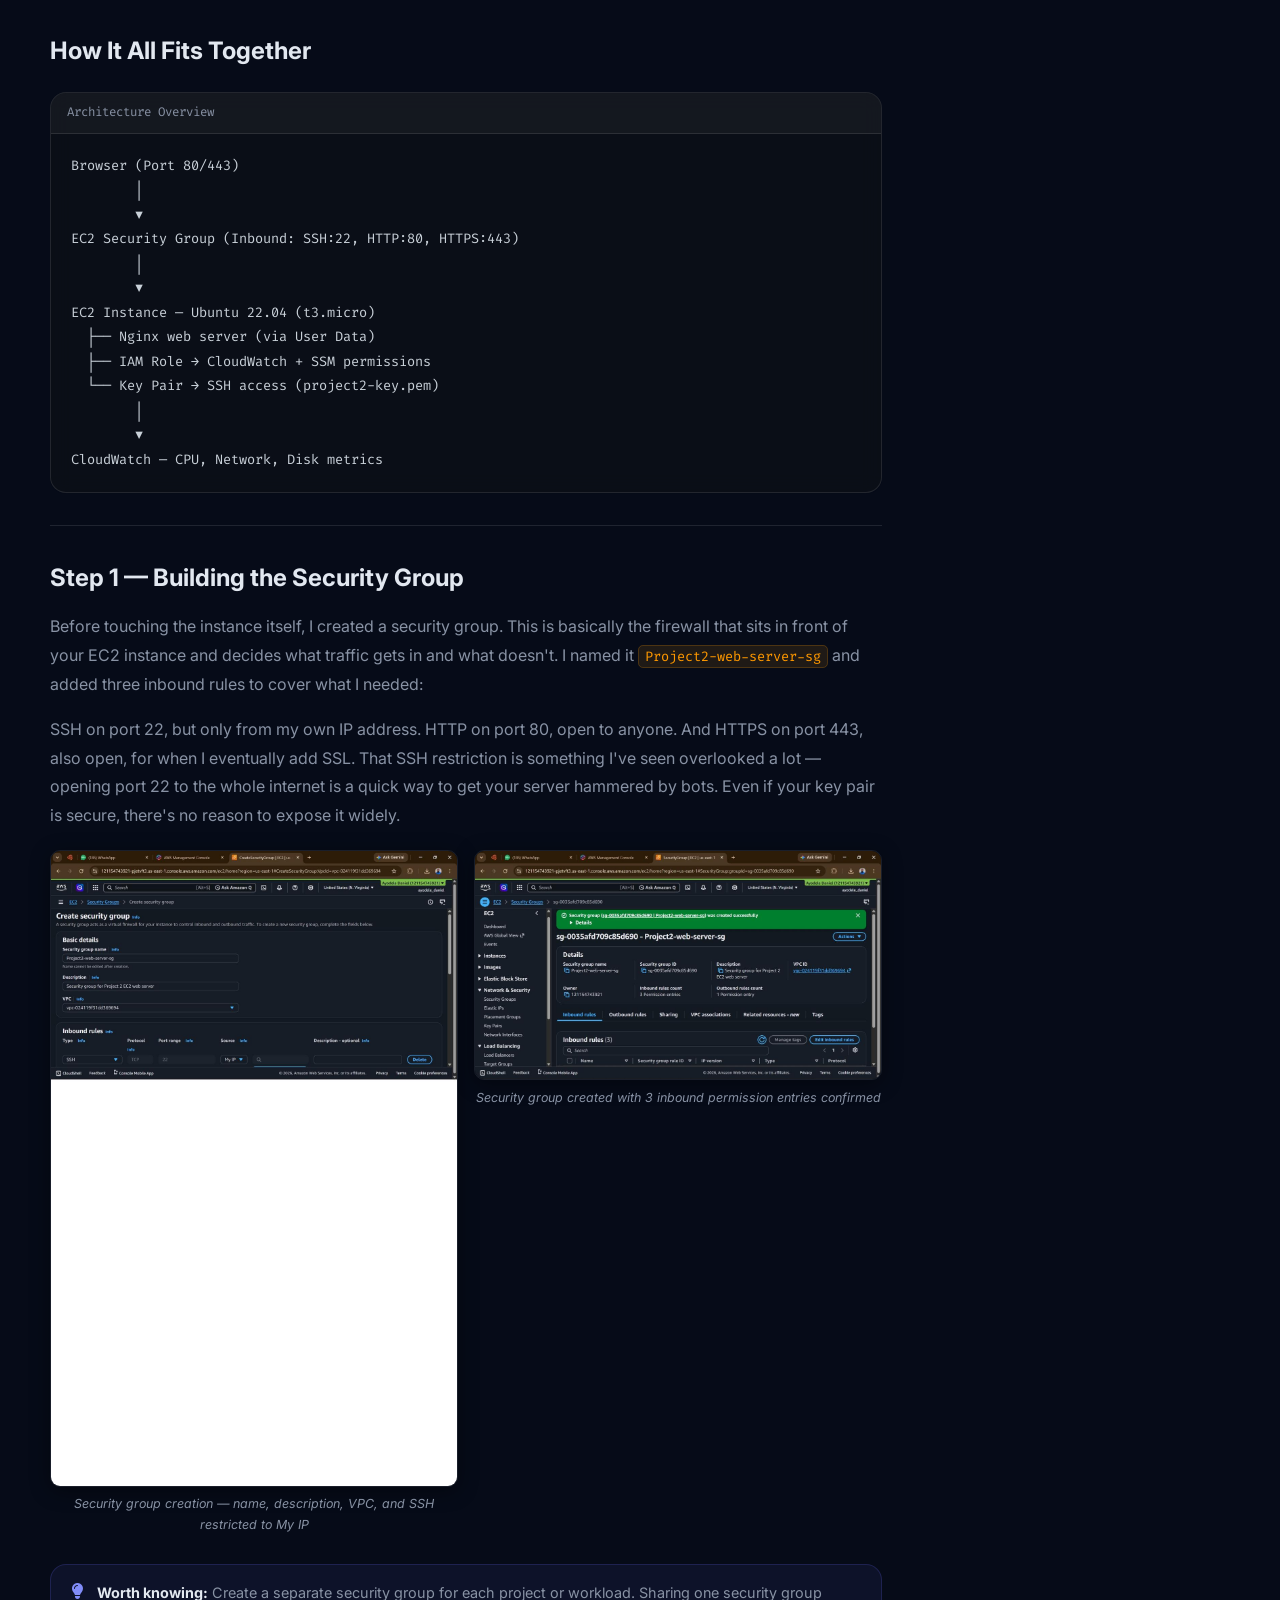
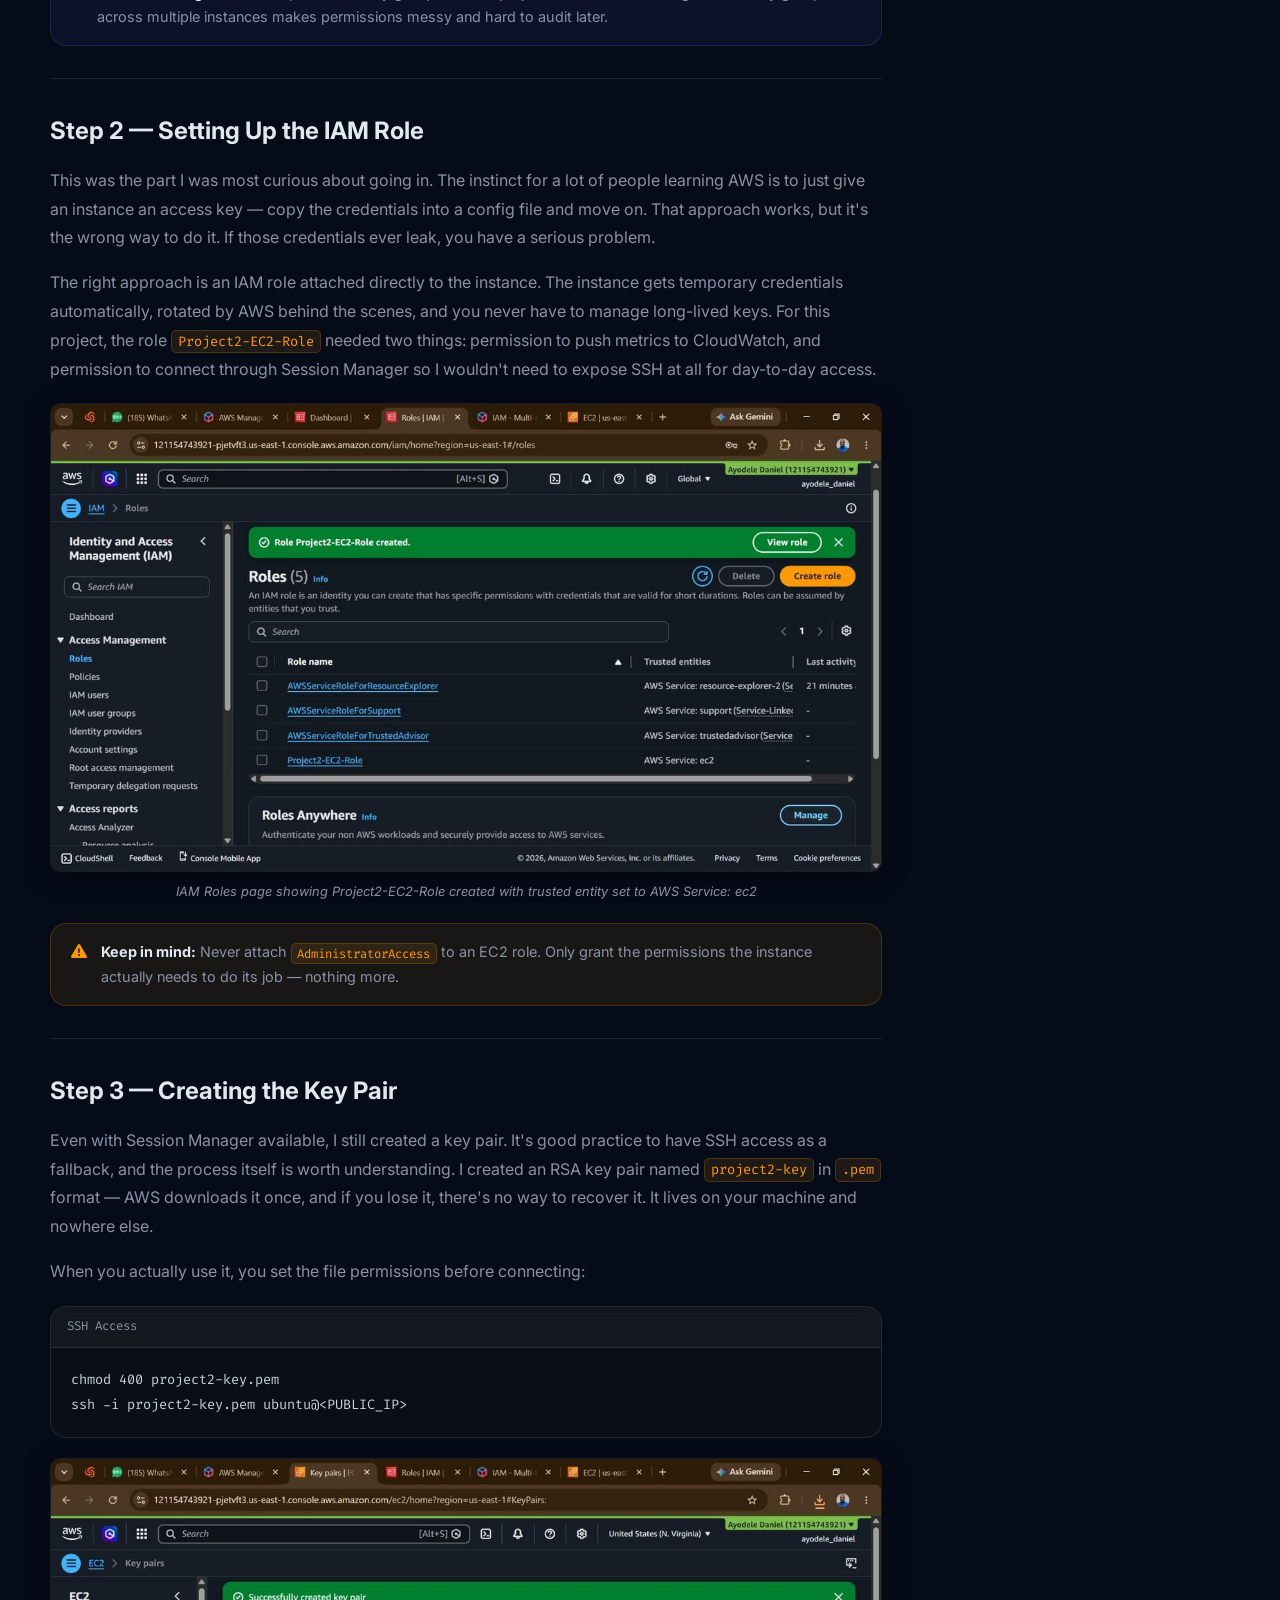
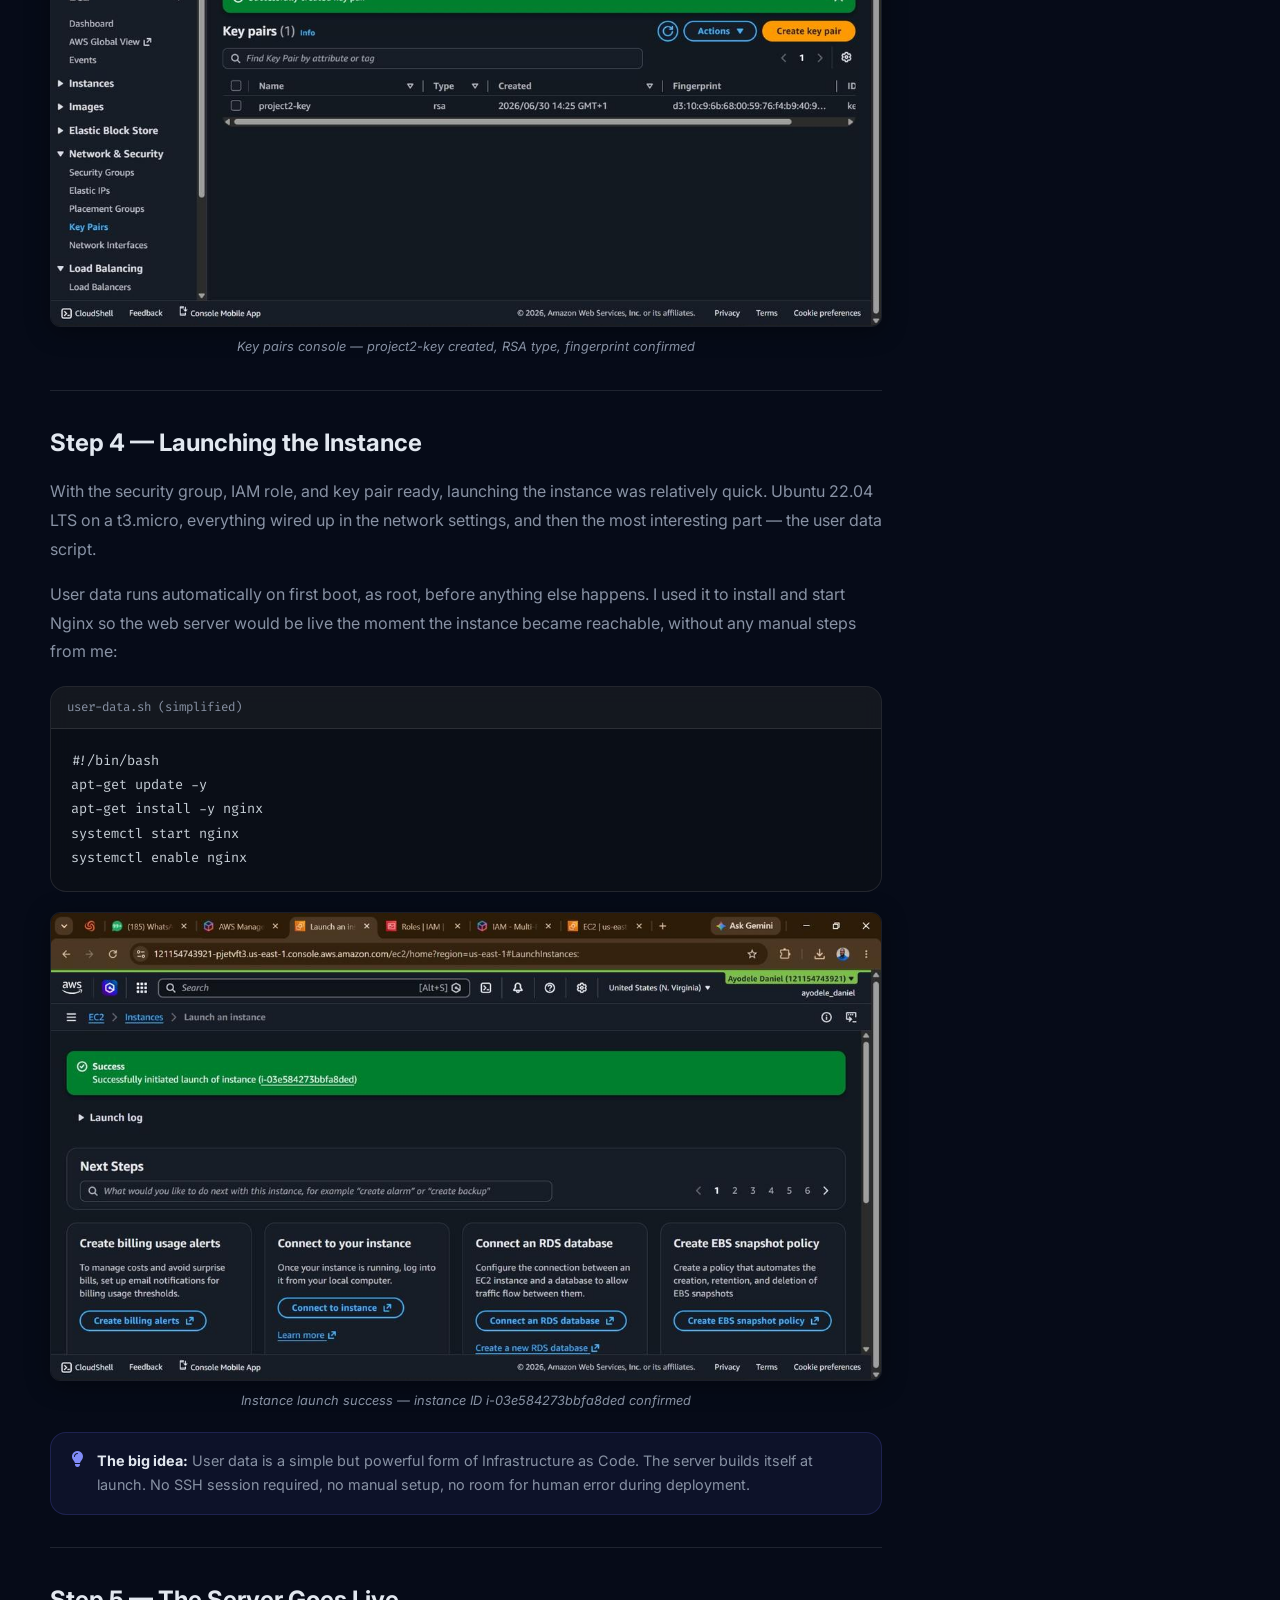
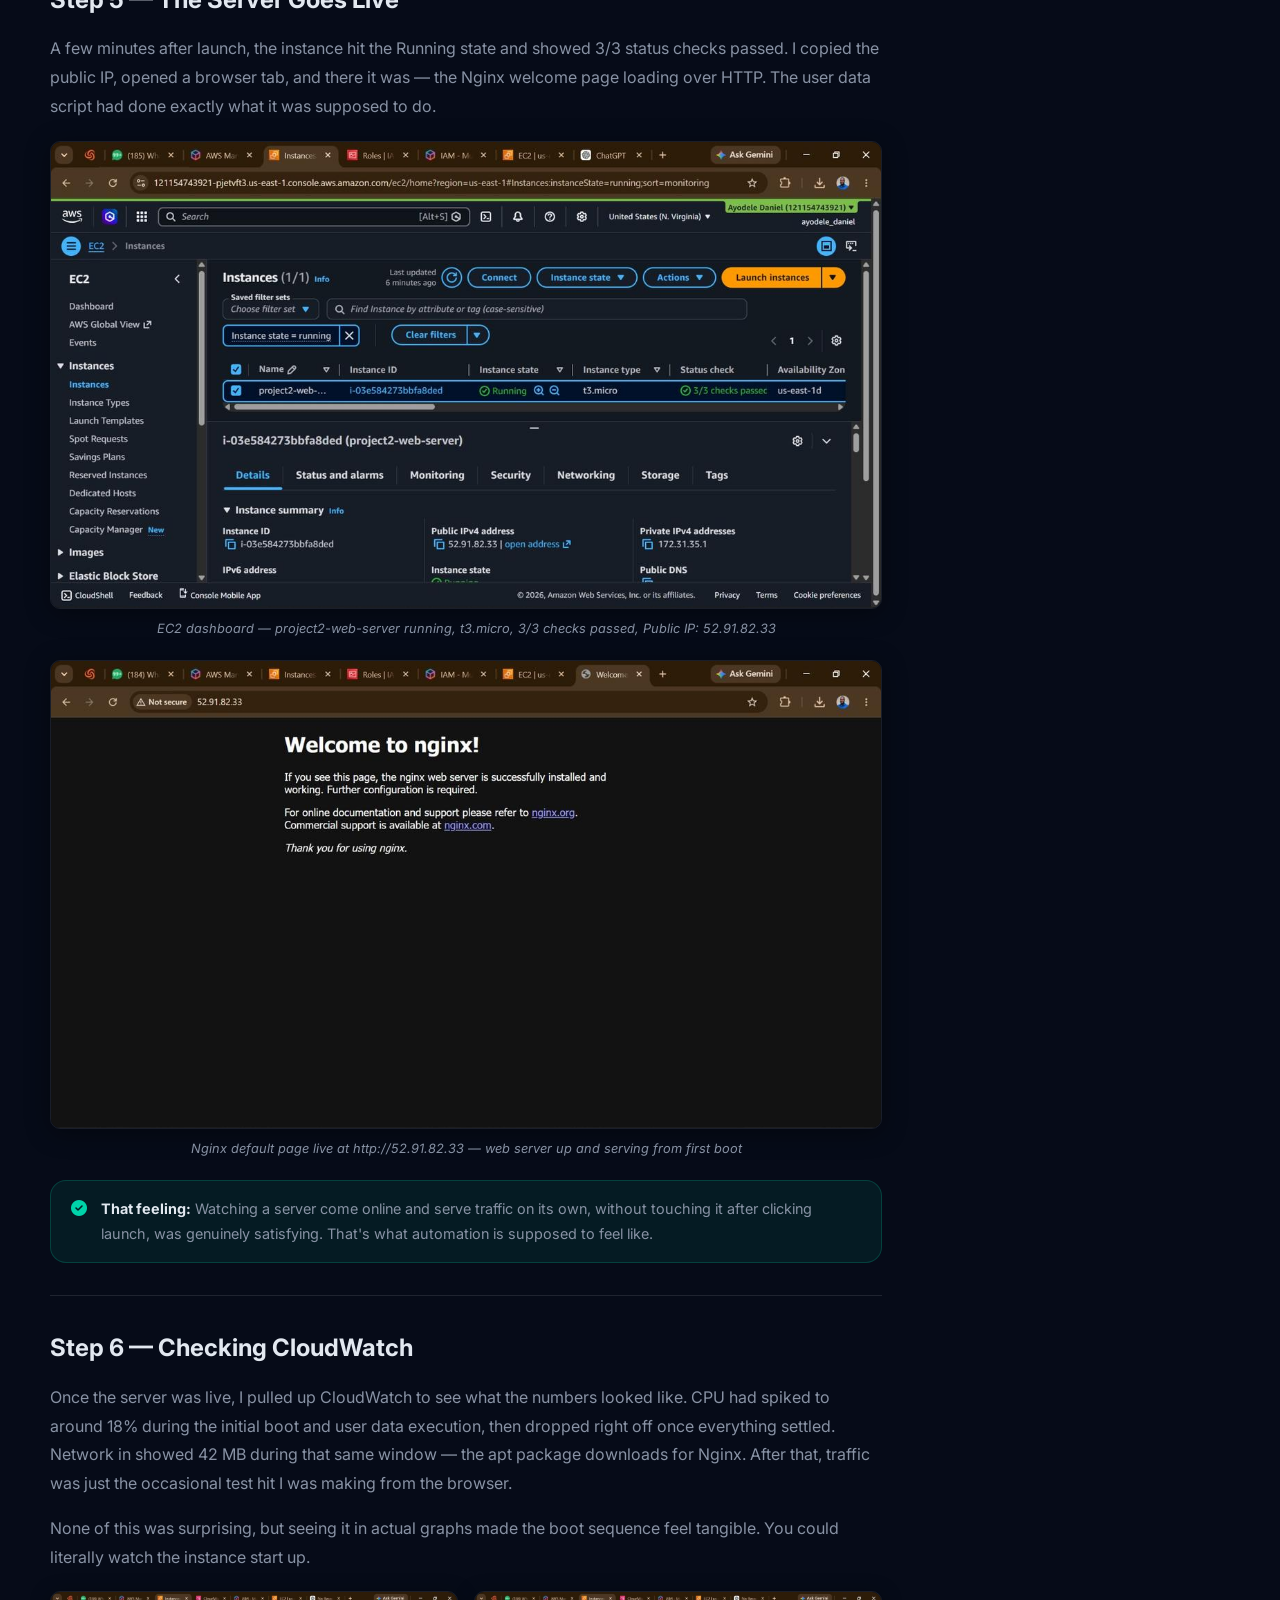
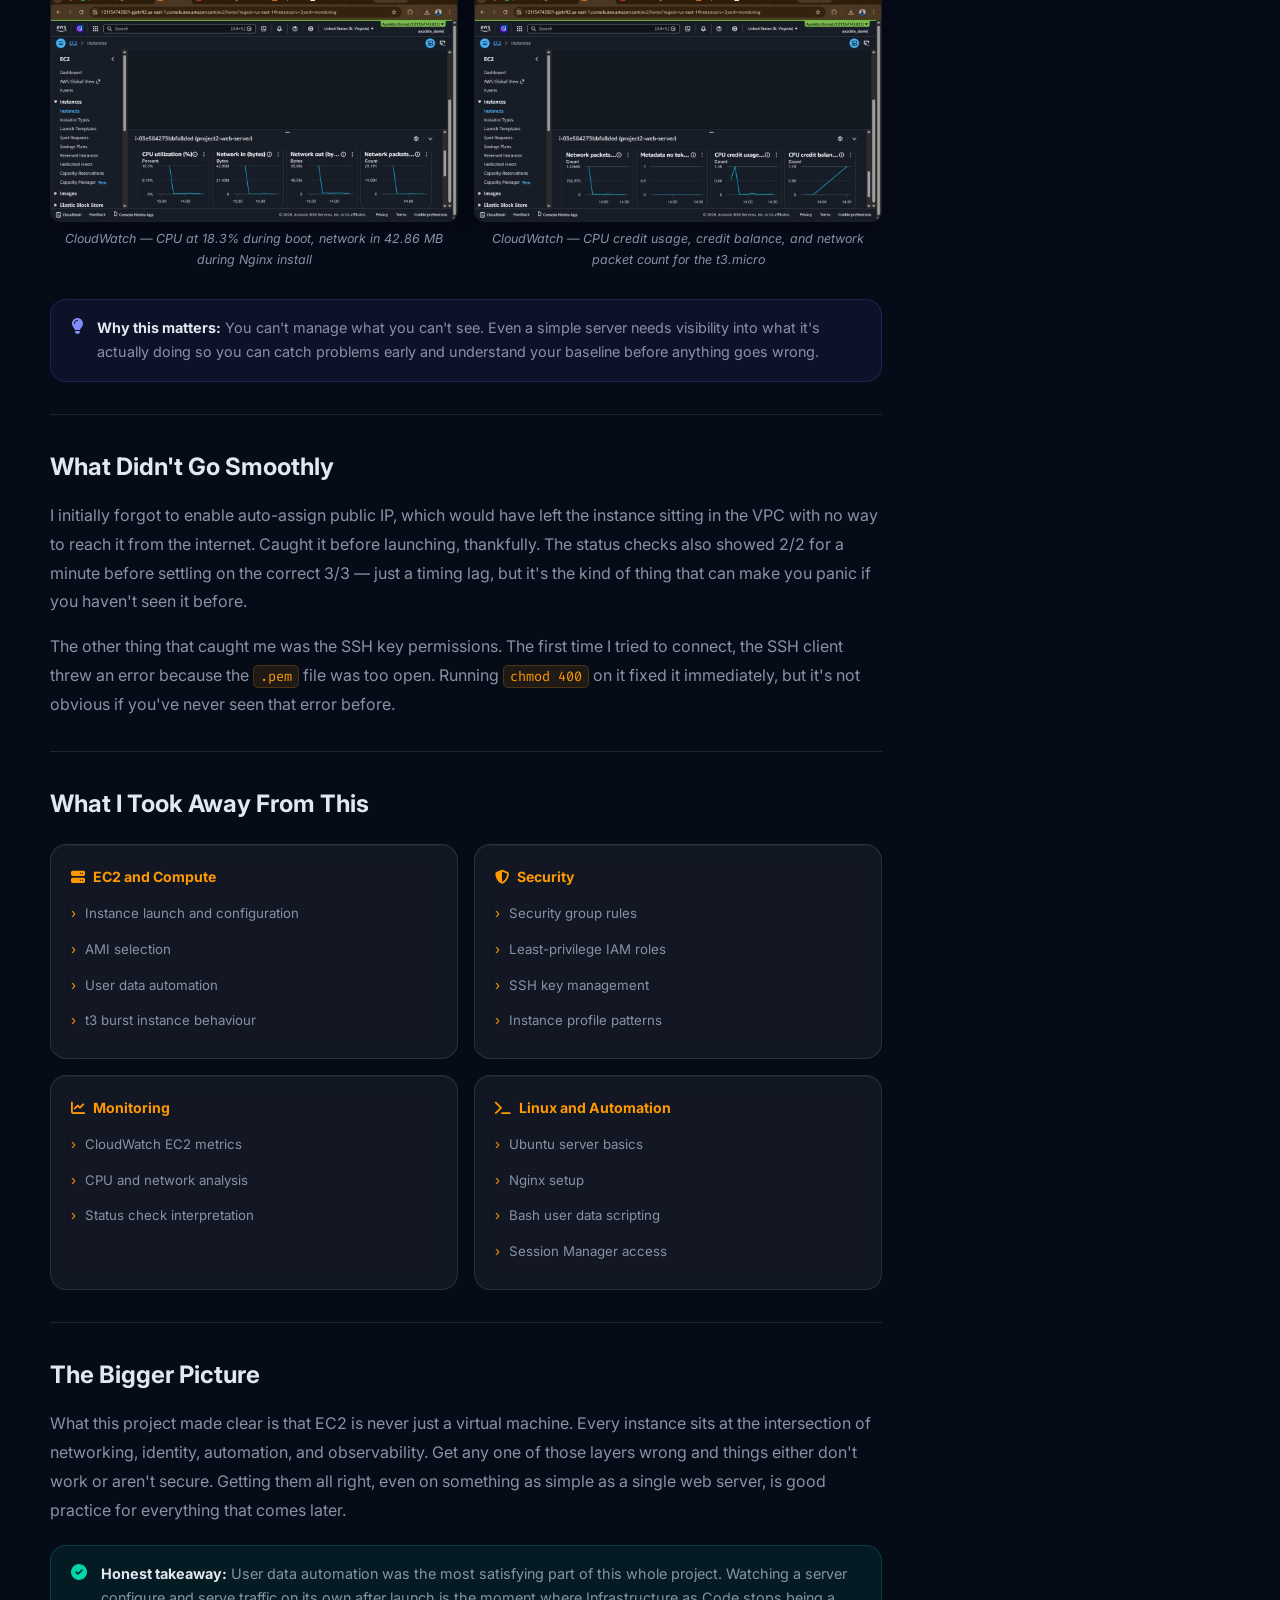
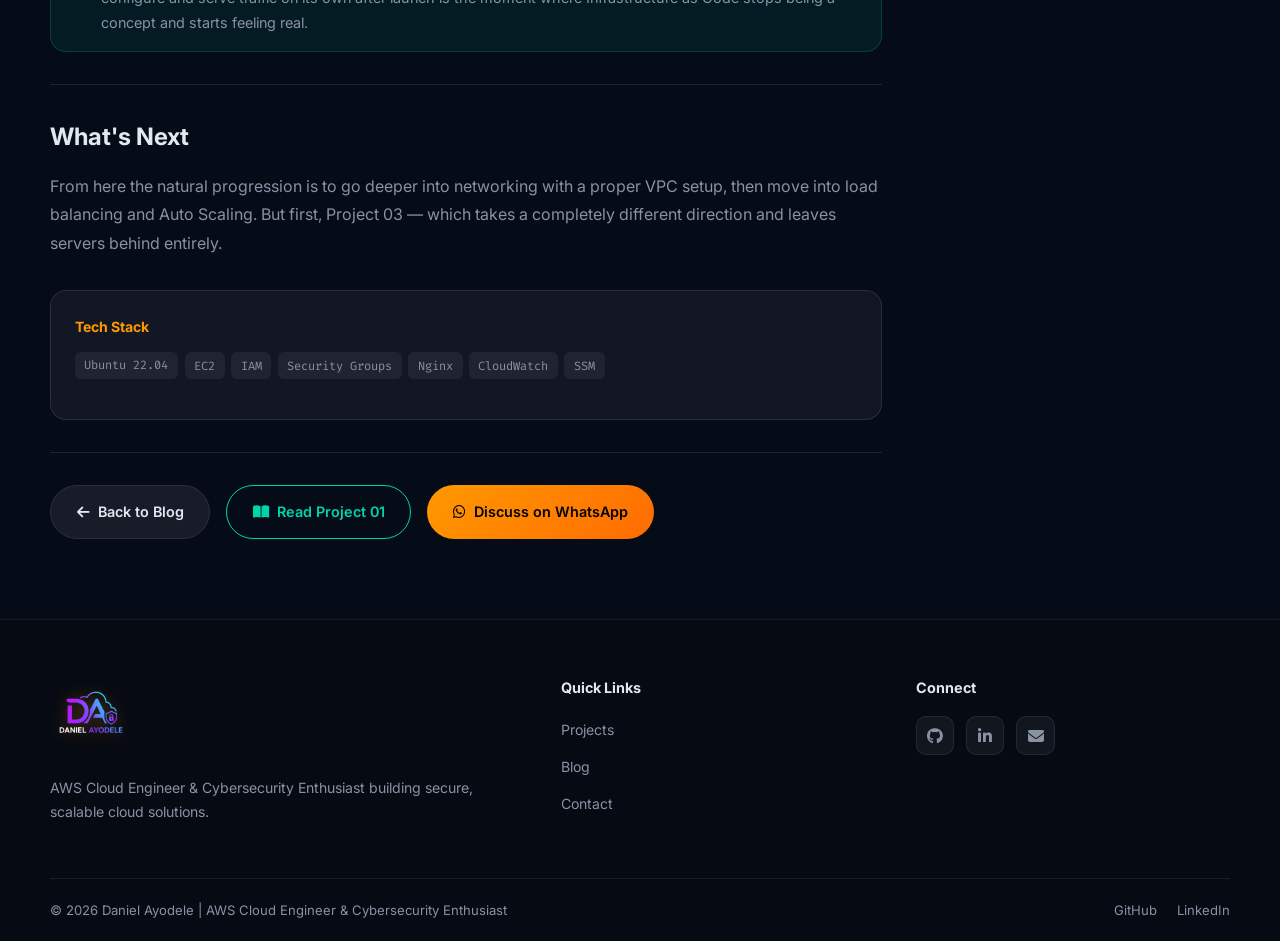
<file: blog/blog-post-2.html>
<!DOCTYPE html>
<html lang="en">

<head>
  <meta charset="UTF-8" />
  <meta name="viewport" content="width=device-width, initial-scale=1.0" />
  <title>Linux Server Setup &amp; Web Deployment on EC2 | Daniel Ayodele</title>
  <meta name="description"
    content="How I launched a hardened Ubuntu EC2 instance with security groups, IAM roles, key pairs, Nginx user data, and CloudWatch monitoring." />
  <link rel="preconnect" href="https://fonts.googleapis.com" />
  <link rel="preconnect" href="https://fonts.gstatic.com" crossorigin />
  <link
    href="https://fonts.googleapis.com/css2?family=Inter:wght@300;400;500;600;700&family=Fira+Code:wght@400;500&display=swap"
    rel="stylesheet" />
  <link rel="stylesheet" href="https://cdnjs.cloudflare.com/ajax/libs/font-awesome/6.5.0/css/all.min.css" />
  <link rel="icon" type="image/png" href="../assets/logo.png" />
  <link rel="stylesheet" href="../css/style.css" />
  <link rel="stylesheet" href="../css/blog.css" />
</head>

<body>

  <!-- ===== NAVBAR ===== -->
  <nav class="navbar" id="navbar">
    <div class="nav-container container">
      <a href="../index.html" class="nav-logo">
        <img src="../assets/logo.png" alt="Daniel Ayodele" class="nav-logo-img" />
        <span class="nav-tagline">AWS Cloud Engineer<span class="nav-tagline-sep">|</span>Cybersecurity</span>
      </a>
      <ul class="nav-links" id="navLinks">
        <li><a href="../index.html">Home</a></li>
        <li><a href="../index.html#projects">Projects</a></li>
        <li><a href="index.html" class="nav-active">Blog</a></li>
        <li><a href="../index.html#about">About</a></li>
        <li><a href="../contact.html">Contact</a></li>
      </ul>
      <div class="nav-actions">
        <button class="theme-toggle" id="themeToggle" aria-label="Toggle light mode">
          <i class="fas fa-sun" id="themeIcon"></i>
        </button>
        <button class="hamburger" id="hamburger" aria-label="Toggle menu">
          <span></span><span></span><span></span>
        </button>
      </div>
    </div>
  </nav>

  <!-- ===== ARTICLE HERO ===== -->
  <section class="article-hero">
    <div class="container article-hero-inner">
      <div class="article-meta-top">
        <span class="blog-cat-pill"><i class="fas fa-flask"></i> AWS LABS</span>
        <span class="article-read-time"><i class="fas fa-clock"></i> 10 min read</span>
      </div>
      <h1>Project 02 — Linux Server Setup &amp; Web Deployment on EC2</h1>
      <p class="article-subtitle">How I launched a hardened Ubuntu Linux server on AWS EC2 — configuring security
        groups, IAM roles, key pairs, deploying Nginx via user data, and monitoring with CloudWatch.</p>
      <div class="article-author">
        <img src="../assets/daniel.png" alt="Daniel Ayodele" class="author-avatar" />
        <div>
          <strong>Daniel Ayodele</strong>
          <span>AWS Cloud Engineer &amp; Cybersecurity Enthusiast</span>
        </div>
      </div>
      <div class="article-tags">
        <span>EC2</span><span>IAM</span><span>Security
          Groups</span><span>Nginx</span><span>CloudWatch</span><span>SSM</span><span>Beginner</span>
      </div>
    </div>
  </section>

  <!-- ===== ARTICLE BODY ===== -->
  <article class="article-body">
    <div class="container article-layout">

      <!-- Main Content -->
      <div class="article-content">

        <p class="article-lead">Project 01 taught me how to host a static site on S3 and serve it through CloudFront.
          That was a great start, but it felt incomplete. Everything was files sitting in a bucket. For Project 02, I
          wanted to get into actual compute — a real Linux server running in the cloud that I could configure, access,
          and watch work. EC2 was the obvious next step, and this is the story of how that went.</p>

        <hr class="article-divider" />

        <h2>What I Was Building</h2>
        <p>The idea was straightforward: launch an Ubuntu server on EC2 and have it serve a web page automatically when
          it boots, without me having to SSH in and manually install anything. I also wanted to do it properly — not
          just click through the default settings, but actually set up a dedicated security group, attach an IAM role
          with the right permissions, and monitor the instance through CloudWatch.</p>
        <p>Simple enough on the surface, but there were a few moving parts that needed to come together in the right
          order.</p>

        <hr class="article-divider" />

        <h2>Technologies and AWS Services Used</h2>

        <div class="article-table-wrap">
          <table class="article-table">
            <thead>
              <tr>
                <th>AWS Service</th>
                <th>Purpose</th>
              </tr>
            </thead>
            <tbody>
              <tr>
                <td><span class="code-inline">Amazon EC2</span></td>
                <td>Virtual Linux server (Ubuntu 22.04, t3.micro)</td>
              </tr>
              <tr>
                <td><span class="code-inline">EC2 Security Groups</span></td>
                <td>Virtual firewall — SSH, HTTP, HTTPS rules</td>
              </tr>
              <tr>
                <td><span class="code-inline">IAM Roles</span></td>
                <td>Secure permissions for CloudWatch and SSM</td>
              </tr>
              <tr>
                <td><span class="code-inline">EC2 Key Pairs</span></td>
                <td>RSA key pair for SSH authentication</td>
              </tr>
              <tr>
                <td><span class="code-inline">EC2 User Data</span></td>
                <td>Automated Nginx install and configuration at launch</td>
              </tr>
              <tr>
                <td><span class="code-inline">AWS CloudWatch</span></td>
                <td>CPU, network, and disk metrics monitoring</td>
              </tr>
              <tr>
                <td><span class="code-inline">AWS Systems Manager (SSM)</span></td>
                <td>Browser-based terminal access without SSH</td>
              </tr>
            </tbody>
          </table>
        </div>

        <hr class="article-divider" />

        <h2>How It All Fits Together</h2>

        <div class="code-block">
          <div class="code-block-header"><span>Architecture Overview</span></div>
          <pre>Browser (Port 80/443)
        │
        ▼
EC2 Security Group (Inbound: SSH:22, HTTP:80, HTTPS:443)
        │
        ▼
EC2 Instance — Ubuntu 22.04 (t3.micro)
  ├── Nginx web server (via User Data)
  ├── IAM Role → CloudWatch + SSM permissions
  └── Key Pair → SSH access (project2-key.pem)
        │
        ▼
CloudWatch — CPU, Network, Disk metrics</pre>
        </div>

        <hr class="article-divider" />

        <h2>Step 1 — Building the Security Group</h2>
        <p>Before touching the instance itself, I created a security group. This is basically the firewall that sits in
          front of your EC2 instance and decides what traffic gets in and what doesn't. I named it <span
            class="code-inline">Project2-web-server-sg</span> and added three inbound rules to cover what I needed:</p>
        <p>SSH on port 22, but only from my own IP address. HTTP on port 80, open to anyone. And HTTPS on port 443, also
          open, for when I eventually add SSL. That SSH restriction is something I've seen overlooked a lot — opening
          port 22 to the whole internet is a quick way to get your server hammered by bots. Even if your key pair is
          secure, there's no reason to expose it widely.</p>

        <div class="screenshot-grid">
          <figure>
            <img src="../assets/images/blog/project2/image 1.jpeg" alt="Creating the security group in AWS Console"
              loading="lazy" />
            <figcaption>Security group creation — name, description, VPC, and SSH restricted to My IP</figcaption>
          </figure>
          <figure>
            <img src="../assets/images/blog/project2/image 2.jpeg" alt="Security group created successfully"
              loading="lazy" />
            <figcaption>Security group created with 3 inbound permission entries confirmed</figcaption>
          </figure>
        </div>

        <div class="article-callout info">
          <i class="fas fa-lightbulb"></i>
          <div><strong>Worth knowing:</strong> Create a separate security group for each project or workload. Sharing
            one security group across multiple instances makes permissions messy and hard to audit later.</div>
        </div>

        <hr class="article-divider" />

        <h2>Step 2 — Setting Up the IAM Role</h2>
        <p>This was the part I was most curious about going in. The instinct for a lot of people learning AWS is to just
          give an instance an access key — copy the credentials into a config file and move on. That approach works, but
          it's the wrong way to do it. If those credentials ever leak, you have a serious problem.</p>
        <p>The right approach is an IAM role attached directly to the instance. The instance gets temporary credentials
          automatically, rotated by AWS behind the scenes, and you never have to manage long-lived keys. For this
          project, the role <span class="code-inline">Project2-EC2-Role</span> needed two things: permission to push
          metrics to CloudWatch, and permission to connect through Session Manager so I wouldn't need to expose SSH at
          all for day-to-day access.</p>

        <img src="../assets/images/blog/project2/image 3.jpeg" alt="IAM Role Project2-EC2-Role created"
          class="project-screenshot" loading="lazy" />
        <p class="screenshot-caption">IAM Roles page showing Project2-EC2-Role created with trusted entity set to AWS
          Service: ec2</p>

        <div class="article-callout warning">
          <i class="fas fa-triangle-exclamation"></i>
          <div><strong>Keep in mind:</strong> Never attach <span class="code-inline">AdministratorAccess</span> to an
            EC2 role. Only grant the permissions the instance actually needs to do its job — nothing more.</div>
        </div>

        <hr class="article-divider" />

        <h2>Step 3 — Creating the Key Pair</h2>
        <p>Even with Session Manager available, I still created a key pair. It's good practice to have SSH access as a
          fallback, and the process itself is worth understanding. I created an RSA key pair named <span
            class="code-inline">project2-key</span> in <span class="code-inline">.pem</span> format — AWS downloads it
          once, and if you lose it, there's no way to recover it. It lives on your machine and nowhere else.</p>
        <p>When you actually use it, you set the file permissions before connecting:</p>

        <div class="code-block">
          <div class="code-block-header"><span>SSH Access</span></div>
          <pre>chmod 400 project2-key.pem
ssh -i project2-key.pem ubuntu@&lt;PUBLIC_IP&gt;</pre>
        </div>

        <img src="../assets/images/blog/project2/image 4.jpeg" alt="Key pair project2-key created"
          class="project-screenshot" loading="lazy" />
        <p class="screenshot-caption">Key pairs console — project2-key created, RSA type, fingerprint confirmed</p>

        <hr class="article-divider" />

        <h2>Step 4 — Launching the Instance</h2>
        <p>With the security group, IAM role, and key pair ready, launching the instance was relatively quick. Ubuntu
          22.04 LTS on a t3.micro, everything wired up in the network settings, and then the most interesting part — the
          user data script.</p>
        <p>User data runs automatically on first boot, as root, before anything else happens. I used it to install and
          start Nginx so the web server would be live the moment the instance became reachable, without any manual steps
          from me:</p>

        <div class="code-block">
          <div class="code-block-header"><span>user-data.sh (simplified)</span></div>
          <pre>#!/bin/bash
apt-get update -y
apt-get install -y nginx
systemctl start nginx
systemctl enable nginx</pre>
        </div>

        <img src="../assets/images/blog/project2/image 5.jpeg" alt="EC2 instance launch success"
          class="project-screenshot" loading="lazy" />
        <p class="screenshot-caption">Instance launch success — instance ID i-03e584273bbfa8ded confirmed</p>

        <div class="article-callout info">
          <i class="fas fa-lightbulb"></i>
          <div><strong>The big idea:</strong> User data is a simple but powerful form of Infrastructure as Code. The
            server builds itself at launch. No SSH session required, no manual setup, no room for human error during
            deployment.</div>
        </div>

        <hr class="article-divider" />

        <h2>Step 5 — The Server Goes Live</h2>
        <p>A few minutes after launch, the instance hit the Running state and showed 3/3 status checks passed. I copied
          the public IP, opened a browser tab, and there it was — the Nginx welcome page loading over HTTP. The user
          data script had done exactly what it was supposed to do.</p>

        <img src="../assets/images/blog/project2/image 8.jpeg" alt="EC2 instance running with 3/3 status checks"
          class="project-screenshot" loading="lazy" />
        <p class="screenshot-caption">EC2 dashboard — project2-web-server running, t3.micro, 3/3 checks passed, Public
          IP: 52.91.82.33</p>

        <img src="../assets/images/blog/project2/image 6.jpeg" alt="Nginx welcome page live on EC2 public IP"
          class="project-screenshot" loading="lazy" />
        <p class="screenshot-caption">Nginx default page live at http://52.91.82.33 — web server up and serving from
          first boot</p>

        <div class="article-callout success">
          <i class="fas fa-circle-check"></i>
          <div><strong>That feeling:</strong> Watching a server come online and serve traffic on its own, without
            touching it after clicking launch, was genuinely satisfying. That's what automation is supposed to feel
            like.</div>
        </div>

        <hr class="article-divider" />

        <h2>Step 6 — Checking CloudWatch</h2>
        <p>Once the server was live, I pulled up CloudWatch to see what the numbers looked like. CPU had spiked to
          around 18% during the initial boot and user data execution, then dropped right off once everything settled.
          Network in showed 42 MB during that same window — the apt package downloads for Nginx. After that, traffic was
          just the occasional test hit I was making from the browser.</p>
        <p>None of this was surprising, but seeing it in actual graphs made the boot sequence feel tangible. You could
          literally watch the instance start up.</p>

        <div class="screenshot-grid">
          <figure>
            <img src="../assets/images/blog/project2/image 10.jpeg" alt="CloudWatch CPU utilization and network metrics"
              loading="lazy" />
            <figcaption>CloudWatch — CPU at 18.3% during boot, network in 42.86 MB during Nginx install</figcaption>
          </figure>
          <figure>
            <img src="../assets/images/blog/project2/image 9.jpeg"
              alt="CloudWatch CPU credit and network packet metrics" loading="lazy" />
            <figcaption>CloudWatch — CPU credit usage, credit balance, and network packet count for the t3.micro
            </figcaption>
          </figure>
        </div>

        <div class="article-callout info">
          <i class="fas fa-lightbulb"></i>
          <div><strong>Why this matters:</strong> You can't manage what you can't see. Even a simple server needs
            visibility into what it's actually doing so you can catch problems early and understand your baseline before
            anything goes wrong.</div>
        </div>

        <hr class="article-divider" />

        <h2>What Didn't Go Smoothly</h2>
        <p>I initially forgot to enable auto-assign public IP, which would have left the instance sitting in the VPC
          with no way to reach it from the internet. Caught it before launching, thankfully. The status checks also
          showed 2/2 for a minute before settling on the correct 3/3 — just a timing lag, but it's the kind of thing
          that can make you panic if you haven't seen it before.</p>
        <p>The other thing that caught me was the SSH key permissions. The first time I tried to connect, the SSH client
          threw an error because the <span class="code-inline">.pem</span> file was too open. Running <span
            class="code-inline">chmod 400</span> on it fixed it immediately, but it's not obvious if you've never seen
          that error before.</p>

        <hr class="article-divider" />

        <h2>What I Took Away From This</h2>

        <div class="skills-gained-grid">
          <div class="skills-gained-card">
            <h4><i class="fas fa-server"></i> EC2 and Compute</h4>
            <ul>
              <li>Instance launch and configuration</li>
              <li>AMI selection</li>
              <li>User data automation</li>
              <li>t3 burst instance behaviour</li>
            </ul>
          </div>
          <div class="skills-gained-card">
            <h4><i class="fas fa-shield-halved"></i> Security</h4>
            <ul>
              <li>Security group rules</li>
              <li>Least-privilege IAM roles</li>
              <li>SSH key management</li>
              <li>Instance profile patterns</li>
            </ul>
          </div>
          <div class="skills-gained-card">
            <h4><i class="fas fa-chart-line"></i> Monitoring</h4>
            <ul>
              <li>CloudWatch EC2 metrics</li>
              <li>CPU and network analysis</li>
              <li>Status check interpretation</li>
            </ul>
          </div>
          <div class="skills-gained-card">
            <h4><i class="fas fa-terminal"></i> Linux and Automation</h4>
            <ul>
              <li>Ubuntu server basics</li>
              <li>Nginx setup</li>
              <li>Bash user data scripting</li>
              <li>Session Manager access</li>
            </ul>
          </div>
        </div>

        <hr class="article-divider" />

        <h2>The Bigger Picture</h2>
        <p>What this project made clear is that EC2 is never just a virtual machine. Every instance sits at the
          intersection of networking, identity, automation, and observability. Get any one of those layers wrong and
          things either don't work or aren't secure. Getting them all right, even on something as simple as a single web
          server, is good practice for everything that comes later.</p>

        <div class="article-callout success">
          <i class="fas fa-circle-check"></i>
          <div><strong>Honest takeaway:</strong> User data automation was the most satisfying part of this whole
            project. Watching a server configure and serve traffic on its own after launch is the moment where
            Infrastructure as Code stops being a concept and starts feeling real.</div>
        </div>

        <hr class="article-divider" />

        <h2>What's Next</h2>
        <p>From here the natural progression is to go deeper into networking with a proper VPC setup, then move into
          load balancing and Auto Scaling. But first, Project 03 — which takes a completely different direction and
          leaves servers behind entirely.</p>

        <!-- Tech Stack Summary -->
        <div class="article-tech-stack">
          <h4>Tech Stack</h4>
          <div class="card-tech">
            <span>Ubuntu 22.04</span><span>EC2</span><span>IAM</span>
            <span>Security Groups</span><span>Nginx</span><span>CloudWatch</span><span>SSM</span>
          </div>
        </div>

        <!-- Article Footer Actions -->
        <div class="article-footer-actions">
          <a href="index.html" class="btn btn-ghost"><i class="fas fa-arrow-left"></i> Back to Blog</a>
          <a href="blog-post-1.html" class="btn btn-outline"><i class="fas fa-book-open"></i> Read Project 01</a>
          <a href="https://wa.me/2349039062561?text=Hi%20Daniel!%20I%20read%20your%20EC2%20article%20and%20would%20like%20to%20connect."
            target="_blank" rel="noopener" class="btn btn-primary">
            <i class="fab fa-whatsapp"></i> Discuss on WhatsApp
          </a>
        </div>

      </div>

      <!-- Sidebar TOC -->
      <aside class="article-sidebar">
        <div class="toc-card">
          <h4><i class="fas fa-list"></i> Table of Contents</h4>
          <ol class="toc-list">
            <li><a href="#" onclick="return false;">Project Overview</a></li>
            <li><a href="#" onclick="return false;">Technologies Used</a></li>
            <li><a href="#" onclick="return false;">Architecture</a></li>
            <li><a href="#" onclick="return false;">Step 1 — Security Group</a></li>
            <li><a href="#" onclick="return false;">Step 2 — IAM Role</a></li>
            <li><a href="#" onclick="return false;">Step 3 — Key Pair</a></li>
            <li><a href="#" onclick="return false;">Step 4 — Launch Instance</a></li>
            <li><a href="#" onclick="return false;">Step 5 — Server Live</a></li>
            <li><a href="#" onclick="return false;">Step 6 — CloudWatch</a></li>
            <li><a href="#" onclick="return false;">Challenges</a></li>
            <li><a href="#" onclick="return false;">Skills Gained</a></li>
            <li><a href="#" onclick="return false;">Conclusion</a></li>
          </ol>
        </div>

        <div class="author-card">
          <img src="../assets/daniel.png" alt="Daniel Ayodele" class="author-card-avatar" />
          <h4>Daniel Ayodele</h4>
          <p>AWS Cloud Engineer &amp; Cybersecurity Enthusiast documenting my cloud journey one project at a time.</p>
          <div class="author-socials">
            <a href="https://www.linkedin.com/in/danielayodele0420/" target="_blank" rel="noopener"><i
                class="fab fa-linkedin-in"></i></a>
            <a href="https://github.com/temi-Dee" target="_blank" rel="noopener"><i class="fab fa-github"></i></a>
            <a href="mailto:ayodeledaniel0240@gmail.com"><i class="fas fa-envelope"></i></a>
          </div>
        </div>
      </aside>

    </div>
  </article>

  <!-- ===== FOOTER ===== -->
  <footer class="footer">
    <div class="container footer-inner">
      <div class="footer-brand">
        <a href="../index.html" class="nav-logo">
          <img src="../assets/logo.png" alt="Daniel Ayodele" class="nav-logo-img" />
        </a>
        <p>AWS Cloud Engineer &amp; Cybersecurity Enthusiast building secure, scalable cloud solutions.</p>
      </div>
      <div class="footer-nav">
        <h4>Quick Links</h4>
        <ul>
          <li><a href="../index.html#projects">Projects</a></li>
          <li><a href="index.html">Blog</a></li>
          <li><a href="../contact.html">Contact</a></li>
        </ul>
      </div>
      <div class="footer-connect">
        <h4>Connect</h4>
        <div class="footer-socials">
          <a href="https://github.com/temi-Dee" target="_blank" rel="noopener" aria-label="GitHub"><i
              class="fab fa-github"></i></a>
          <a href="https://www.linkedin.com/in/danielayodele0420/" target="_blank" rel="noopener"
            aria-label="LinkedIn"><i class="fab fa-linkedin-in"></i></a>
          <a href="mailto:ayodeledaniel0240@gmail.com" aria-label="Email"><i class="fas fa-envelope"></i></a>
        </div>
      </div>
    </div>
    <div class="footer-bottom container">
      <p>&copy; 2026 Daniel Ayodele | AWS Cloud Engineer &amp; Cybersecurity Enthusiast</p>
      <div class="footer-links">
        <a href="https://github.com/temi-Dee" target="_blank" rel="noopener">GitHub</a>
        <a href="https://www.linkedin.com/in/danielayodele0420/" target="_blank" rel="noopener">LinkedIn</a>
      </div>
    </div>
  </footer>

  <!-- WhatsApp Float -->
  <a href="https://wa.me/2349039062561?text=Hi%20Daniel!%20I%20found%20your%20portfolio%20and%20would%20like%20to%20connect."
    class="wa-float" target="_blank" rel="noopener" aria-label="Chat on WhatsApp">
    <i class="fab fa-whatsapp"></i>
    <span class="wa-tooltip">Chat on WhatsApp</span>
  </a>

  <script src="../js/script.js"></script>
  <script src="../js/blog.js"></script>
</body>

</html>
</file>
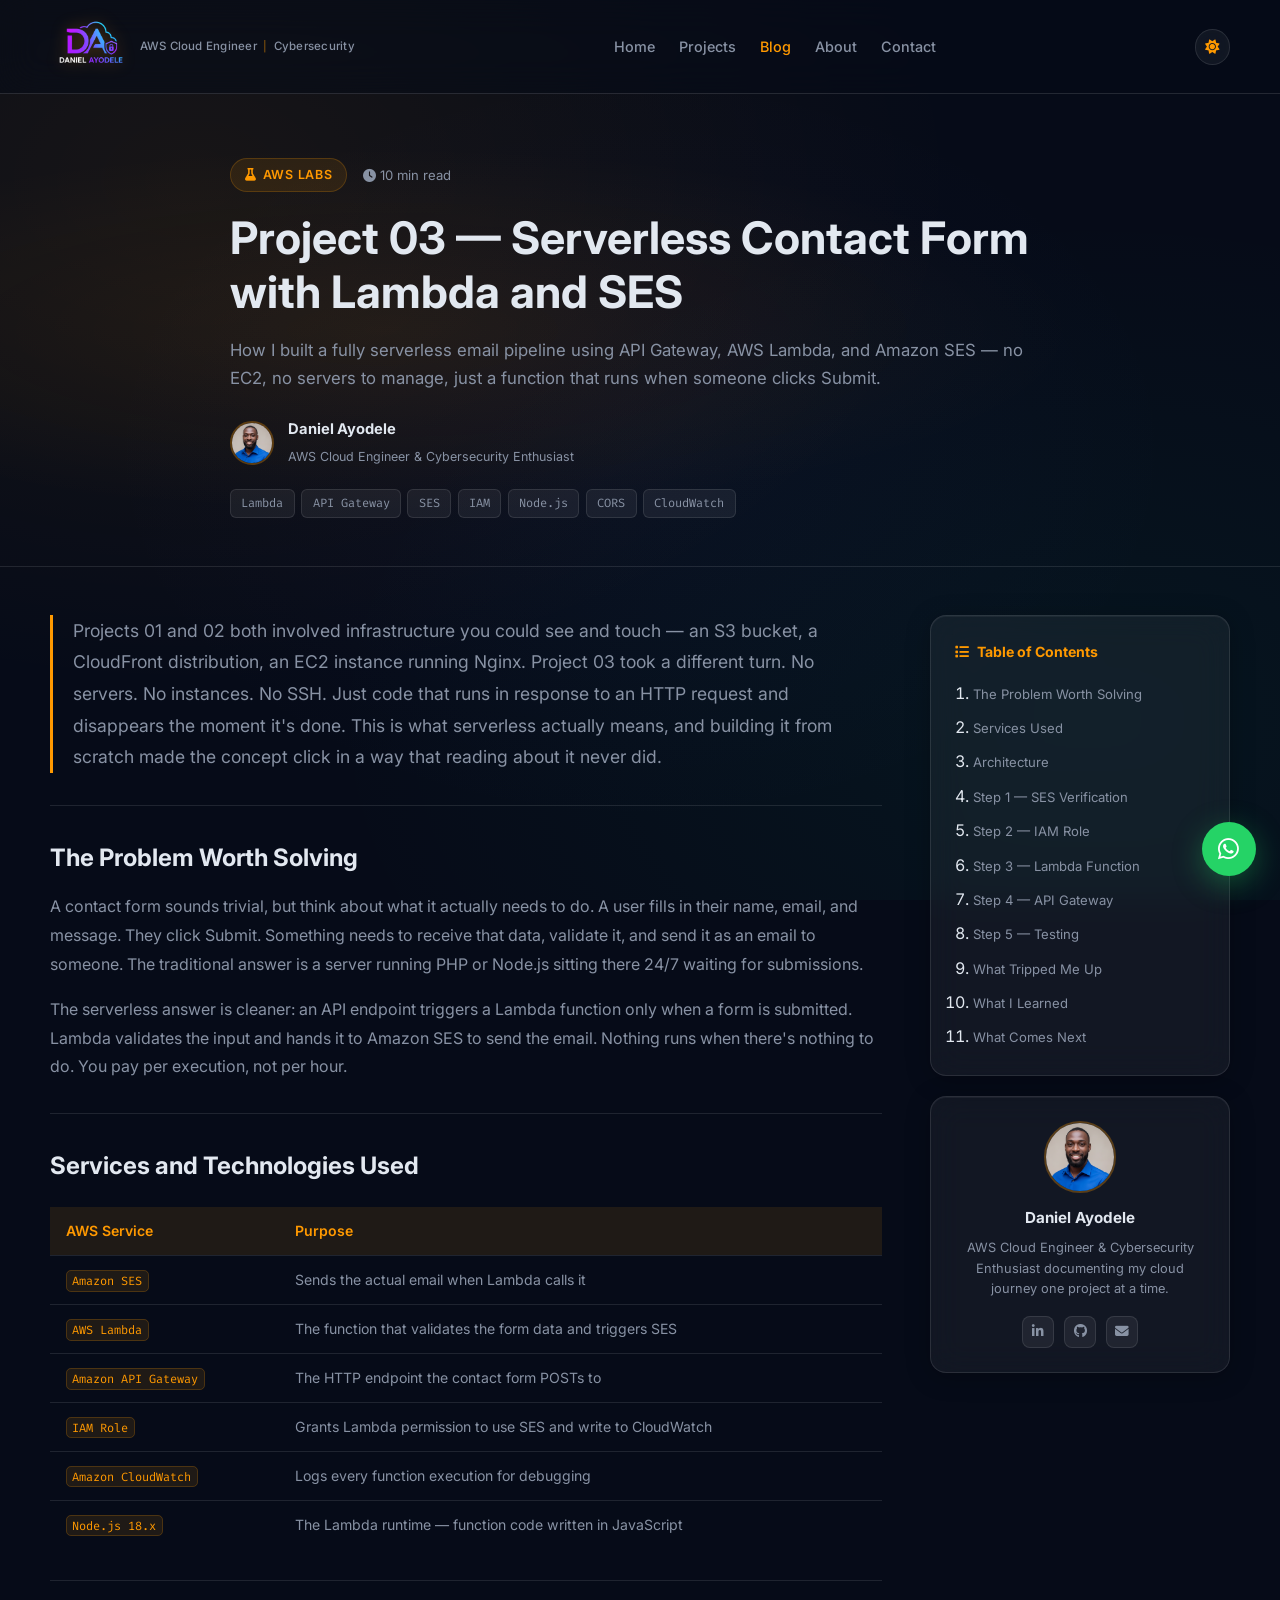
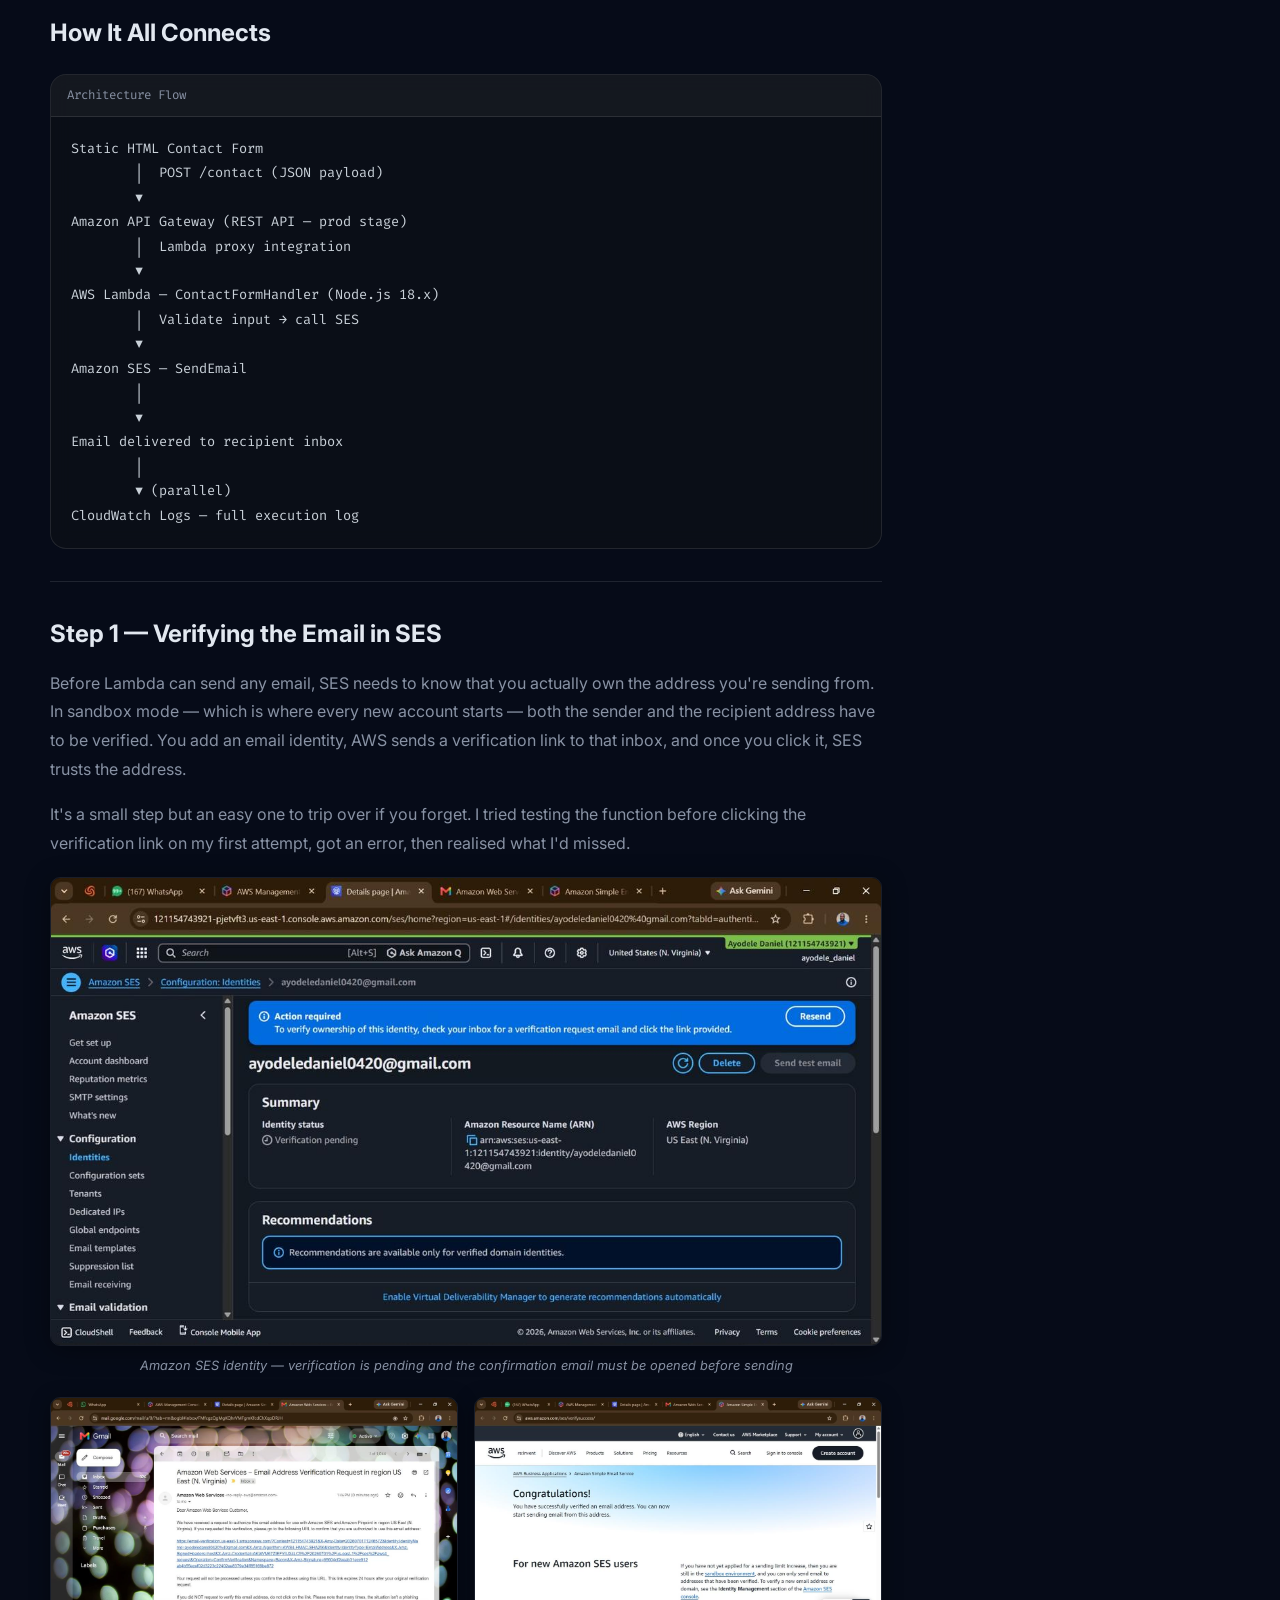
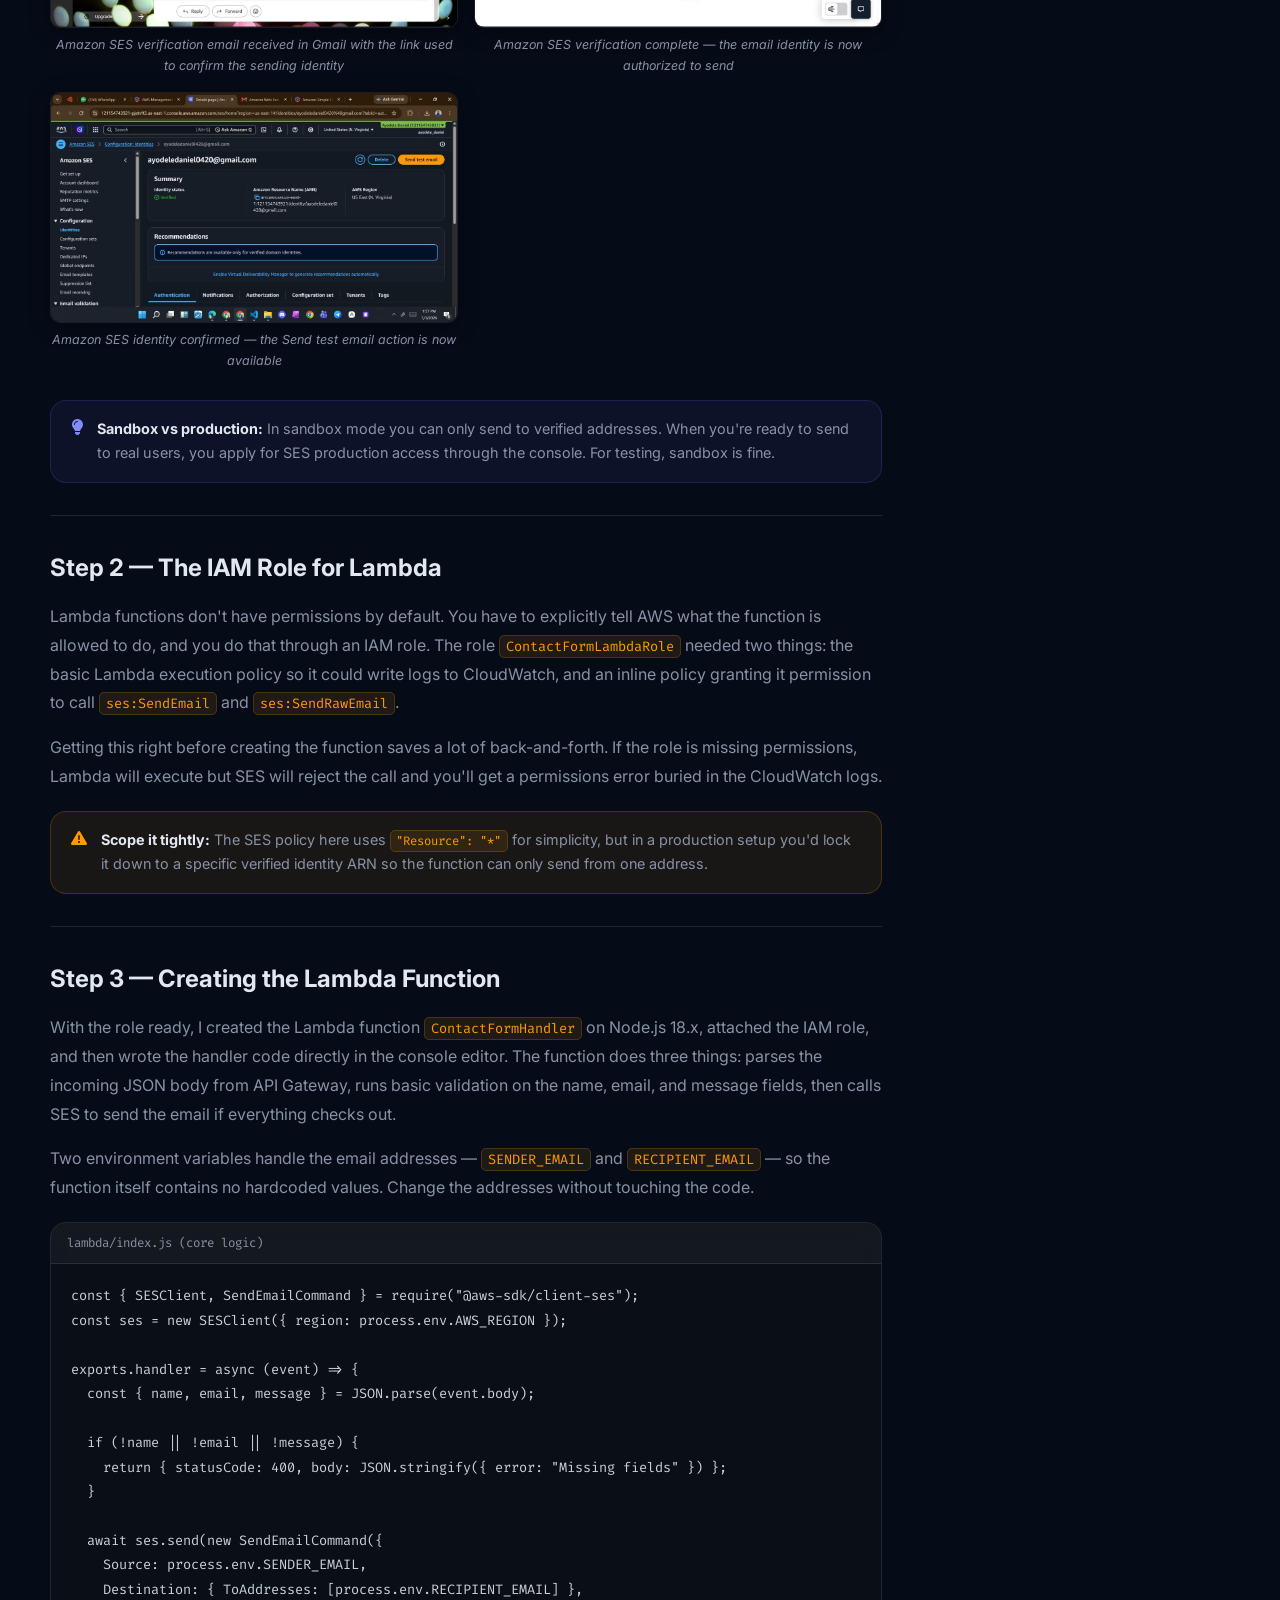
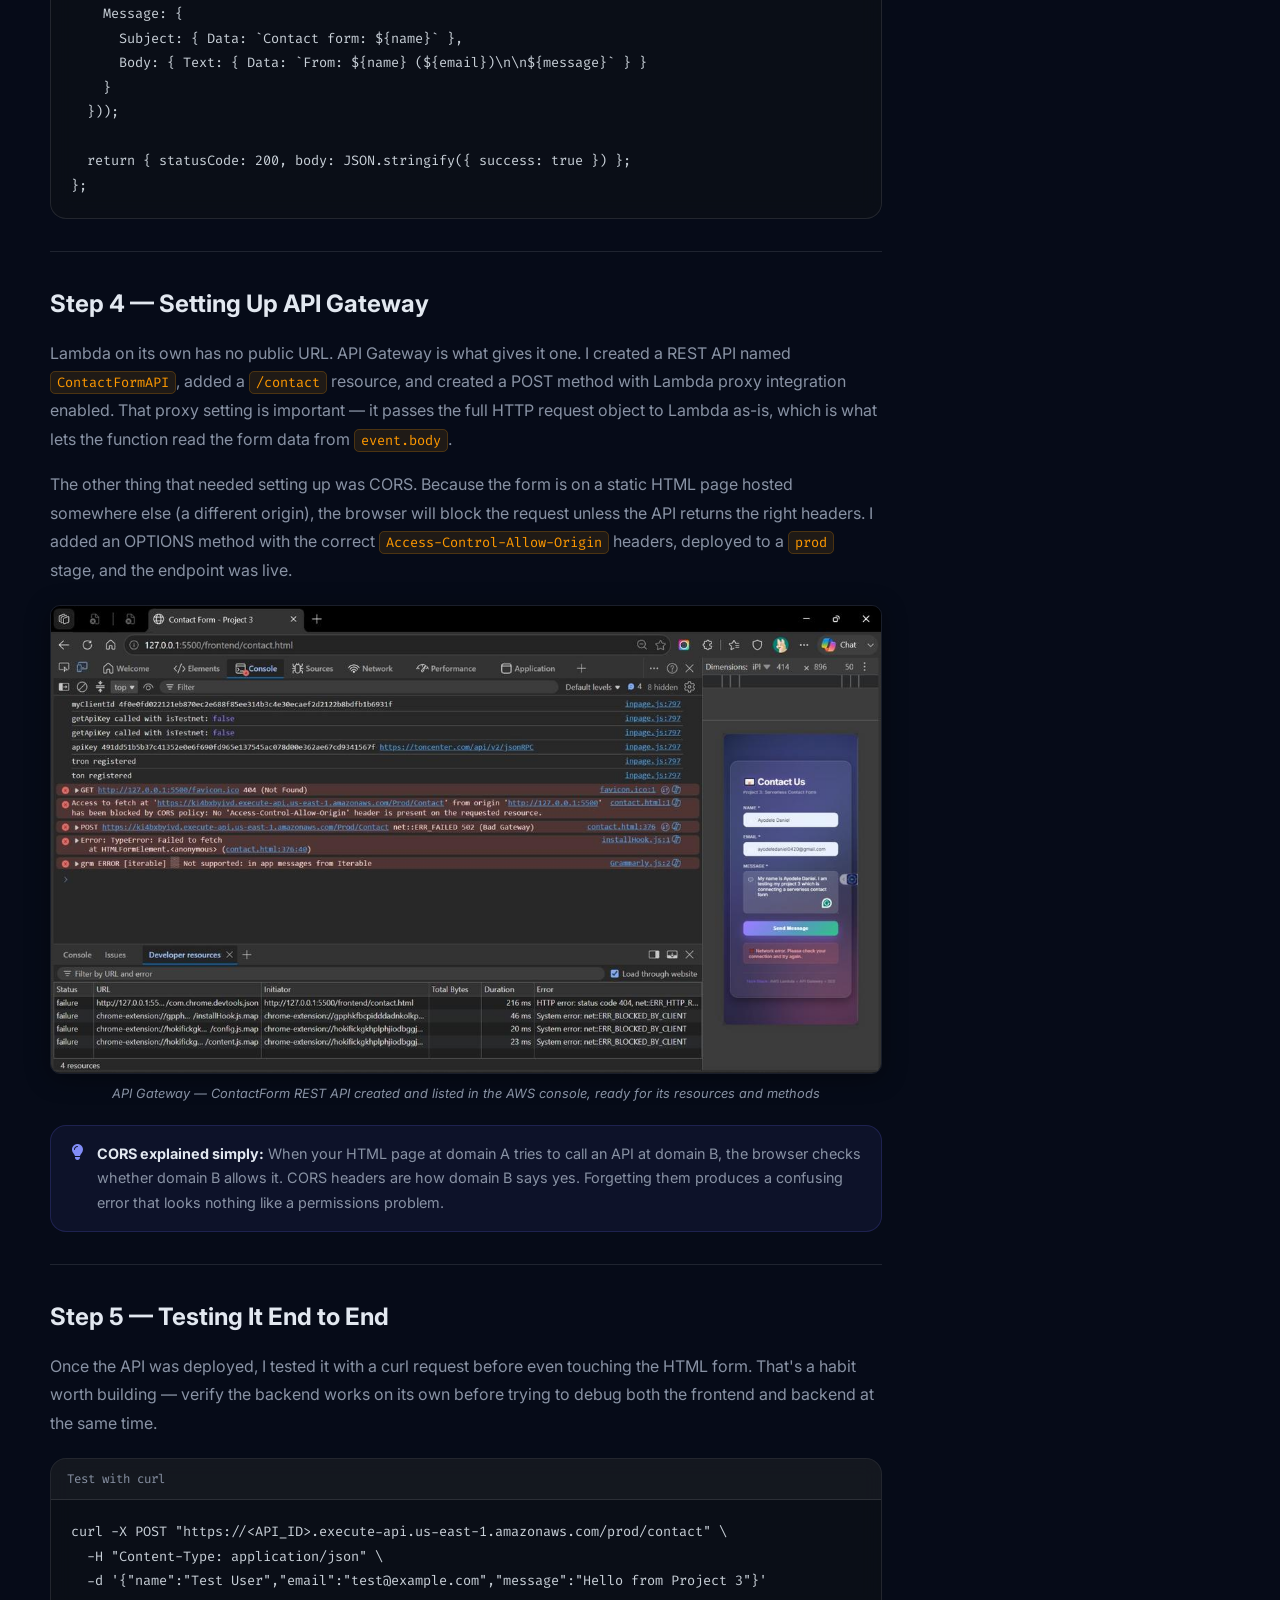
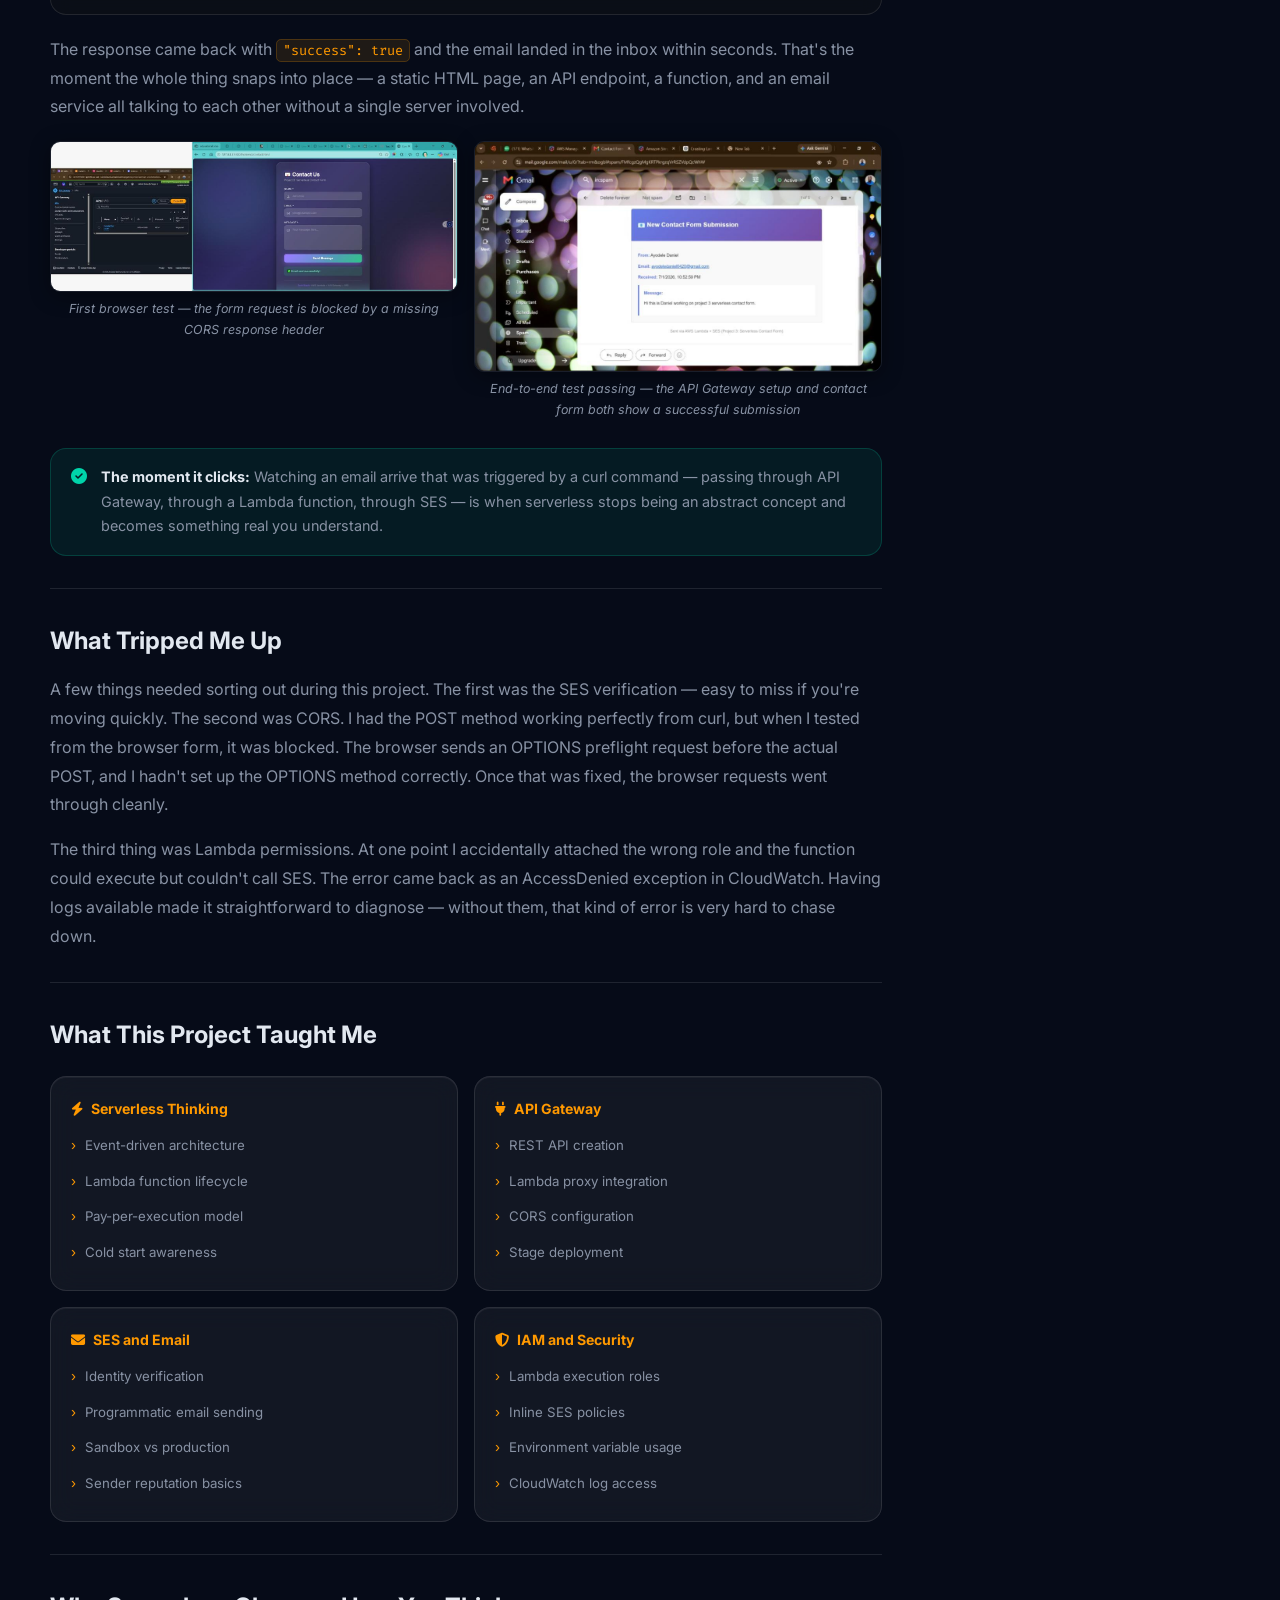
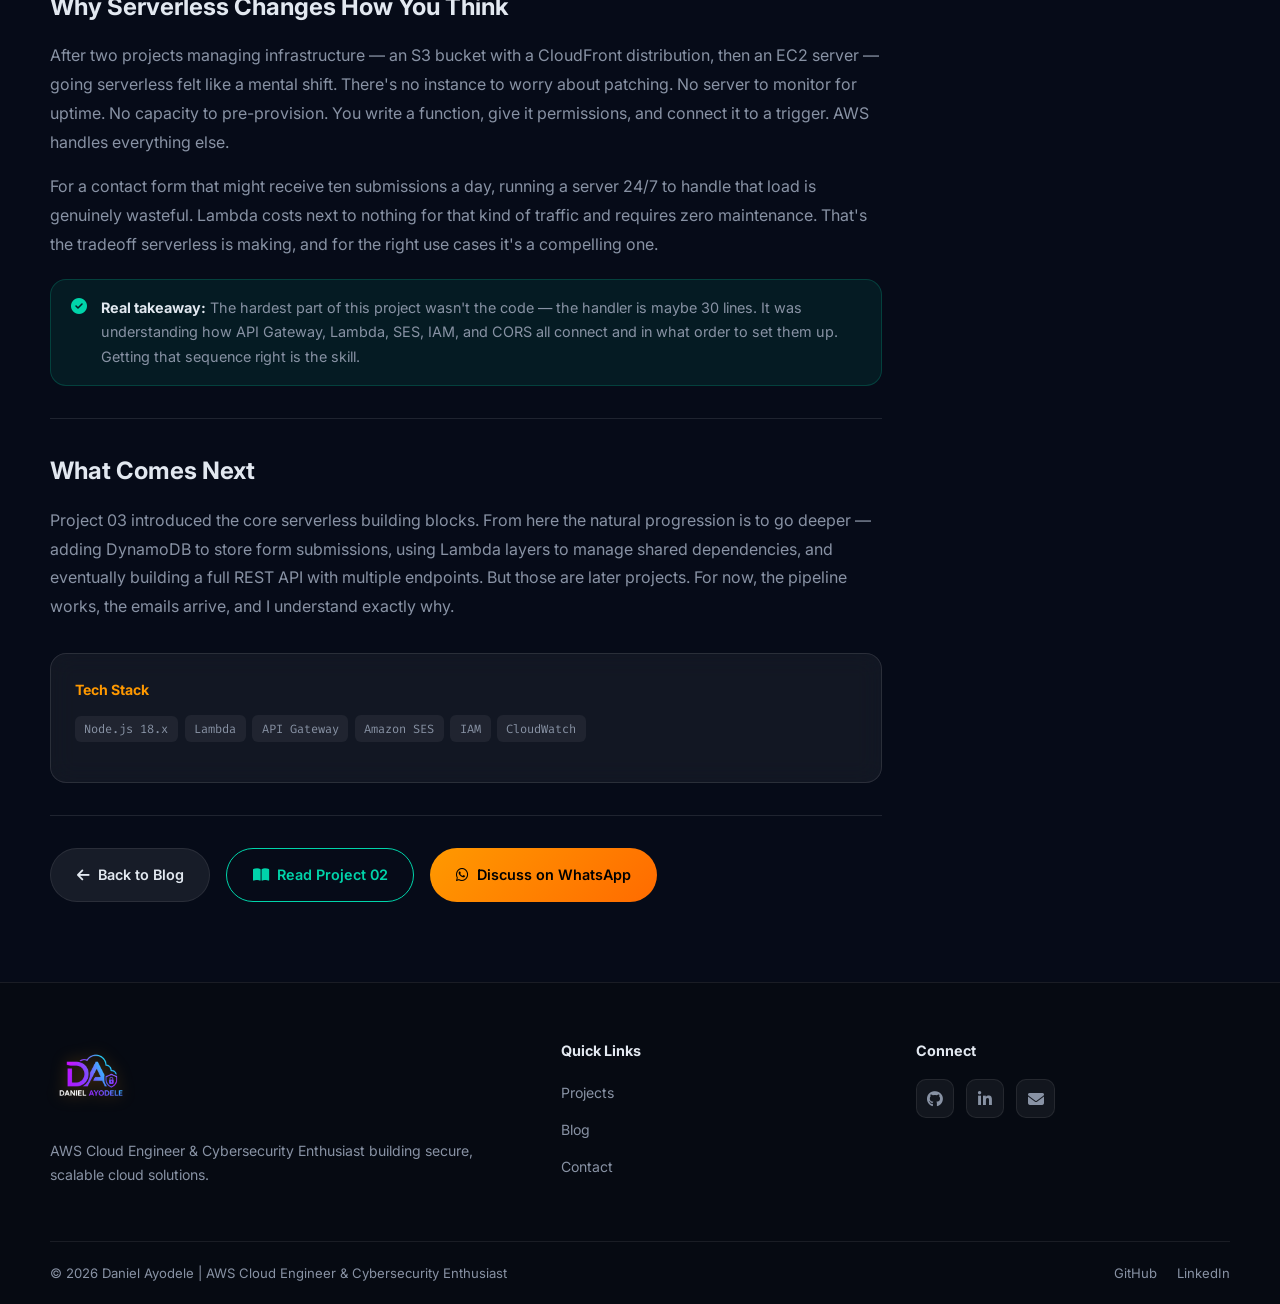
<file: blog/blog-post-3.html>
<!DOCTYPE html>
<html lang="en">

<head>
  <meta charset="UTF-8" />
  <meta name="viewport" content="width=device-width, initial-scale=1.0" />
  <title>Serverless Contact Form with Lambda and SES | Daniel Ayodele</title>
  <meta name="description"
    content="How I built a fully serverless contact form using AWS Lambda, API Gateway, and SES — no servers, just an event-driven pipeline from browser to inbox." />
  <link rel="preconnect" href="https://fonts.googleapis.com" />
  <link rel="preconnect" href="https://fonts.gstatic.com" crossorigin />
  <link
    href="https://fonts.googleapis.com/css2?family=Inter:wght@300;400;500;600;700&family=Fira+Code:wght@400;500&display=swap"
    rel="stylesheet" />
  <link rel="stylesheet" href="https://cdnjs.cloudflare.com/ajax/libs/font-awesome/6.5.0/css/all.min.css" />
  <link rel="icon" type="image/png" href="../assets/logo.png" />
  <link rel="stylesheet" href="../css/style.css" />
  <link rel="stylesheet" href="../css/blog.css" />
</head>

<body>

  <!-- ===== NAVBAR ===== -->
  <nav class="navbar" id="navbar">
    <div class="nav-container container">
      <a href="../index.html" class="nav-logo">
        <img src="../assets/logo.png" alt="Daniel Ayodele" class="nav-logo-img" />
        <span class="nav-tagline">AWS Cloud Engineer<span class="nav-tagline-sep">|</span>Cybersecurity</span>
      </a>
      <ul class="nav-links" id="navLinks">
        <li><a href="../index.html">Home</a></li>
        <li><a href="../index.html#projects">Projects</a></li>
        <li><a href="index.html" class="nav-active">Blog</a></li>
        <li><a href="../index.html#about">About</a></li>
        <li><a href="../contact.html">Contact</a></li>
      </ul>
      <div class="nav-actions">
        <button class="theme-toggle" id="themeToggle" aria-label="Toggle light mode">
          <i class="fas fa-sun" id="themeIcon"></i>
        </button>
        <button class="hamburger" id="hamburger" aria-label="Toggle menu">
          <span></span><span></span><span></span>
        </button>
      </div>
    </div>
  </nav>

  <!-- ===== ARTICLE HERO ===== -->
  <section class="article-hero">
    <div class="container article-hero-inner">
      <div class="article-meta-top">
        <span class="blog-cat-pill"><i class="fas fa-flask"></i> AWS LABS</span>
        <span class="article-read-time"><i class="fas fa-clock"></i> 10 min read</span>
      </div>
      <h1>Project 03 — Serverless Contact Form with Lambda and SES</h1>
      <p class="article-subtitle">How I built a fully serverless email pipeline using API Gateway, AWS Lambda, and
        Amazon SES — no EC2, no servers to manage, just a function that runs when someone clicks Submit.</p>
      <div class="article-author">
        <img src="../assets/daniel.png" alt="Daniel Ayodele" class="author-avatar" />
        <div>
          <strong>Daniel Ayodele</strong>
          <span>AWS Cloud Engineer &amp; Cybersecurity Enthusiast</span>
        </div>
      </div>
      <div class="article-tags">
        <span>Lambda</span><span>API
          Gateway</span><span>SES</span><span>IAM</span><span>Node.js</span><span>CORS</span><span>CloudWatch</span>
      </div>
    </div>
  </section>

  <!-- ===== ARTICLE BODY ===== -->
  <article class="article-body">
    <div class="container article-layout">

      <!-- Main Content -->
      <div class="article-content">

        <p class="article-lead">Projects 01 and 02 both involved infrastructure you could see and touch — an S3 bucket,
          a CloudFront distribution, an EC2 instance running Nginx. Project 03 took a different turn. No servers. No
          instances. No SSH. Just code that runs in response to an HTTP request and disappears the moment it's done.
          This is what serverless actually means, and building it from scratch made the concept click in a way that
          reading about it never did.</p>

        <hr class="article-divider" />

        <h2>The Problem Worth Solving</h2>
        <p>A contact form sounds trivial, but think about what it actually needs to do. A user fills in their name,
          email, and message. They click Submit. Something needs to receive that data, validate it, and send it as an
          email to someone. The traditional answer is a server running PHP or Node.js sitting there 24/7 waiting for
          submissions.</p>
        <p>The serverless answer is cleaner: an API endpoint triggers a Lambda function only when a form is submitted.
          Lambda validates the input and hands it to Amazon SES to send the email. Nothing runs when there's nothing to
          do. You pay per execution, not per hour.</p>

        <hr class="article-divider" />

        <h2>Services and Technologies Used</h2>

        <div class="article-table-wrap">
          <table class="article-table">
            <thead>
              <tr>
                <th>AWS Service</th>
                <th>Purpose</th>
              </tr>
            </thead>
            <tbody>
              <tr>
                <td><span class="code-inline">Amazon SES</span></td>
                <td>Sends the actual email when Lambda calls it</td>
              </tr>
              <tr>
                <td><span class="code-inline">AWS Lambda</span></td>
                <td>The function that validates the form data and triggers SES</td>
              </tr>
              <tr>
                <td><span class="code-inline">Amazon API Gateway</span></td>
                <td>The HTTP endpoint the contact form POSTs to</td>
              </tr>
              <tr>
                <td><span class="code-inline">IAM Role</span></td>
                <td>Grants Lambda permission to use SES and write to CloudWatch</td>
              </tr>
              <tr>
                <td><span class="code-inline">Amazon CloudWatch</span></td>
                <td>Logs every function execution for debugging</td>
              </tr>
              <tr>
                <td><span class="code-inline">Node.js 18.x</span></td>
                <td>The Lambda runtime — function code written in JavaScript</td>
              </tr>
            </tbody>
          </table>
        </div>

        <hr class="article-divider" />

        <h2>How It All Connects</h2>

        <div class="code-block">
          <div class="code-block-header"><span>Architecture Flow</span></div>
          <pre>Static HTML Contact Form
        │  POST /contact (JSON payload)
        ▼
Amazon API Gateway (REST API — prod stage)
        │  Lambda proxy integration
        ▼
AWS Lambda — ContactFormHandler (Node.js 18.x)
        │  Validate input → call SES
        ▼
Amazon SES — SendEmail
        │
        ▼
Email delivered to recipient inbox
        │
        ▼ (parallel)
CloudWatch Logs — full execution log</pre>
        </div>

        <hr class="article-divider" />

        <h2>Step 1 — Verifying the Email in SES</h2>
        <p>Before Lambda can send any email, SES needs to know that you actually own the address you're sending from. In
          sandbox mode — which is where every new account starts — both the sender and the recipient address have to be
          verified. You add an email identity, AWS sends a verification link to that inbox, and once you click it, SES
          trusts the address.</p>
        <p>It's a small step but an easy one to trip over if you forget. I tried testing the function before clicking
          the verification link on my first attempt, got an error, then realised what I'd missed.</p>

        <img src="../assets/images/blog/project 3/image 1.jpeg" alt="Amazon SES email identity awaiting verification"
          class="project-screenshot" loading="lazy" />
        <p class="screenshot-caption">Amazon SES identity — verification is pending and the confirmation email must be
          opened before sending</p>

        <div class="screenshot-grid">
          <figure>
            <img src="../assets/images/blog/project 3/image 2.jpeg" alt="Amazon SES email verification message in Gmail"
              loading="lazy" />
            <figcaption>Amazon SES verification email received in Gmail with the link used to confirm the sending
              identity</figcaption>
          </figure>
          <figure>
            <img src="../assets/images/blog/project 3/image 3.jpeg"
              alt="Amazon SES email identity verification success page" loading="lazy" />
            <figcaption>Amazon SES verification complete — the email identity is now authorized to send</figcaption>
          </figure>
          <figure>
            <img src="../assets/images/blog/project 3/image 4.jpeg"
              alt="Verified Amazon SES email identity in the AWS Console" loading="lazy" />
            <figcaption>Amazon SES identity confirmed — the Send test email action is now available</figcaption>
          </figure>
        </div>

        <div class="article-callout info">
          <i class="fas fa-lightbulb"></i>
          <div><strong>Sandbox vs production:</strong> In sandbox mode you can only send to verified addresses. When
            you're ready to send to real users, you apply for SES production access through the console. For testing,
            sandbox is fine.</div>
        </div>

        <hr class="article-divider" />

        <h2>Step 2 — The IAM Role for Lambda</h2>
        <p>Lambda functions don't have permissions by default. You have to explicitly tell AWS what the function is
          allowed to do, and you do that through an IAM role. The role <span
            class="code-inline">ContactFormLambdaRole</span> needed two things: the basic Lambda execution policy so it
          could write logs to CloudWatch, and an inline policy granting it permission to call <span
            class="code-inline">ses:SendEmail</span> and <span class="code-inline">ses:SendRawEmail</span>.</p>
        <p>Getting this right before creating the function saves a lot of back-and-forth. If the role is missing
          permissions, Lambda will execute but SES will reject the call and you'll get a permissions error buried in the
          CloudWatch logs.</p>

        <div class="article-callout warning">
          <i class="fas fa-triangle-exclamation"></i>
          <div><strong>Scope it tightly:</strong> The SES policy here uses <span class="code-inline">"Resource":
              "*"</span> for simplicity, but in a production setup you'd lock it down to a specific verified identity
            ARN so the function can only send from one address.</div>
        </div>

        <hr class="article-divider" />

        <h2>Step 3 — Creating the Lambda Function</h2>
        <p>With the role ready, I created the Lambda function <span class="code-inline">ContactFormHandler</span> on
          Node.js 18.x, attached the IAM role, and then wrote the handler code directly in the console editor. The
          function does three things: parses the incoming JSON body from API Gateway, runs basic validation on the name,
          email, and message fields, then calls SES to send the email if everything checks out.</p>
        <p>Two environment variables handle the email addresses — <span class="code-inline">SENDER_EMAIL</span> and
          <span class="code-inline">RECIPIENT_EMAIL</span> — so the function itself contains no hardcoded values. Change
          the addresses without touching the code.
        </p>

        <div class="code-block">
          <div class="code-block-header"><span>lambda/index.js (core logic)</span></div>
          <pre>const { SESClient, SendEmailCommand } = require("@aws-sdk/client-ses");
const ses = new SESClient({ region: process.env.AWS_REGION });

exports.handler = async (event) => {
  const { name, email, message } = JSON.parse(event.body);

  if (!name || !email || !message) {
    return { statusCode: 400, body: JSON.stringify({ error: "Missing fields" }) };
  }

  await ses.send(new SendEmailCommand({
    Source: process.env.SENDER_EMAIL,
    Destination: { ToAddresses: [process.env.RECIPIENT_EMAIL] },
    Message: {
      Subject: { Data: `Contact form: ${name}` },
      Body: { Text: { Data: `From: ${name} (${email})\n\n${message}` } }
    }
  }));

  return { statusCode: 200, body: JSON.stringify({ success: true }) };
};</pre>
        </div>

        <hr class="article-divider" />

        <h2>Step 4 — Setting Up API Gateway</h2>
        <p>Lambda on its own has no public URL. API Gateway is what gives it one. I created a REST API named <span
            class="code-inline">ContactFormAPI</span>, added a <span class="code-inline">/contact</span> resource, and
          created a POST method with Lambda proxy integration enabled. That proxy setting is important — it passes the
          full HTTP request object to Lambda as-is, which is what lets the function read the form data from <span
            class="code-inline">event.body</span>.</p>
        <p>The other thing that needed setting up was CORS. Because the form is on a static HTML page hosted somewhere
          else (a different origin), the browser will block the request unless the API returns the right headers. I
          added an OPTIONS method with the correct <span class="code-inline">Access-Control-Allow-Origin</span> headers,
          deployed to a <span class="code-inline">prod</span> stage, and the endpoint was live.</p>

        <img src="../assets/images/blog/project 3/image 5.jpeg"
          alt="ContactForm REST API listed in the API Gateway console" class="project-screenshot" loading="lazy" />
        <p class="screenshot-caption">API Gateway — ContactForm REST API created and listed in the AWS console, ready
          for its resources and methods</p>

        <div class="article-callout info">
          <i class="fas fa-lightbulb"></i>
          <div><strong>CORS explained simply:</strong> When your HTML page at domain A tries to call an API at domain B,
            the browser checks whether domain B allows it. CORS headers are how domain B says yes. Forgetting them
            produces a confusing error that looks nothing like a permissions problem.</div>
        </div>

        <hr class="article-divider" />

        <h2>Step 5 — Testing It End to End</h2>
        <p>Once the API was deployed, I tested it with a curl request before even touching the HTML form. That's a habit
          worth building — verify the backend works on its own before trying to debug both the frontend and backend at
          the same time.</p>

        <div class="code-block">
          <div class="code-block-header"><span>Test with curl</span></div>
          <pre>curl -X POST "https://&lt;API_ID&gt;.execute-api.us-east-1.amazonaws.com/prod/contact" \
  -H "Content-Type: application/json" \
  -d '{"name":"Test User","email":"test@example.com","message":"Hello from Project 3"}'</pre>
        </div>

        <p>The response came back with <span class="code-inline">"success": true</span> and the email landed in the
          inbox within seconds. That's the moment the whole thing snaps into place — a static HTML page, an API
          endpoint, a function, and an email service all talking to each other without a single server involved.</p>

        <div class="screenshot-grid">
          <figure>
            <img src="../assets/images/blog/project 3/image 6.jpeg"
              alt="Contact form test showing a CORS error in the browser console" loading="lazy" />
            <figcaption>First browser test — the form request is blocked by a missing CORS response header</figcaption>
          </figure>
          <figure>
            <img src="../assets/images/blog/project 3/image 7.jpeg"
              alt="Contact form sending successfully through API Gateway" loading="lazy" />
            <figcaption>End-to-end test passing — the API Gateway setup and contact form both show a successful
              submission</figcaption>
          </figure>
        </div>

        <div class="article-callout success">
          <i class="fas fa-circle-check"></i>
          <div><strong>The moment it clicks:</strong> Watching an email arrive that was triggered by a curl command —
            passing through API Gateway, through a Lambda function, through SES — is when serverless stops being an
            abstract concept and becomes something real you understand.</div>
        </div>

        <hr class="article-divider" />

        <h2>What Tripped Me Up</h2>
        <p>A few things needed sorting out during this project. The first was the SES verification — easy to miss if
          you're moving quickly. The second was CORS. I had the POST method working perfectly from curl, but when I
          tested from the browser form, it was blocked. The browser sends an OPTIONS preflight request before the actual
          POST, and I hadn't set up the OPTIONS method correctly. Once that was fixed, the browser requests went through
          cleanly.</p>
        <p>The third thing was Lambda permissions. At one point I accidentally attached the wrong role and the function
          could execute but couldn't call SES. The error came back as an AccessDenied exception in CloudWatch. Having
          logs available made it straightforward to diagnose — without them, that kind of error is very hard to chase
          down.</p>

        <hr class="article-divider" />

        <h2>What This Project Taught Me</h2>

        <div class="skills-gained-grid">
          <div class="skills-gained-card">
            <h4><i class="fas fa-bolt"></i> Serverless Thinking</h4>
            <ul>
              <li>Event-driven architecture</li>
              <li>Lambda function lifecycle</li>
              <li>Pay-per-execution model</li>
              <li>Cold start awareness</li>
            </ul>
          </div>
          <div class="skills-gained-card">
            <h4><i class="fas fa-plug"></i> API Gateway</h4>
            <ul>
              <li>REST API creation</li>
              <li>Lambda proxy integration</li>
              <li>CORS configuration</li>
              <li>Stage deployment</li>
            </ul>
          </div>
          <div class="skills-gained-card">
            <h4><i class="fas fa-envelope"></i> SES and Email</h4>
            <ul>
              <li>Identity verification</li>
              <li>Programmatic email sending</li>
              <li>Sandbox vs production</li>
              <li>Sender reputation basics</li>
            </ul>
          </div>
          <div class="skills-gained-card">
            <h4><i class="fas fa-shield-halved"></i> IAM and Security</h4>
            <ul>
              <li>Lambda execution roles</li>
              <li>Inline SES policies</li>
              <li>Environment variable usage</li>
              <li>CloudWatch log access</li>
            </ul>
          </div>
        </div>

        <hr class="article-divider" />

        <h2>Why Serverless Changes How You Think</h2>
        <p>After two projects managing infrastructure — an S3 bucket with a CloudFront distribution, then an EC2 server
          — going serverless felt like a mental shift. There's no instance to worry about patching. No server to monitor
          for uptime. No capacity to pre-provision. You write a function, give it permissions, and connect it to a
          trigger. AWS handles everything else.</p>
        <p>For a contact form that might receive ten submissions a day, running a server 24/7 to handle that load is
          genuinely wasteful. Lambda costs next to nothing for that kind of traffic and requires zero maintenance.
          That's the tradeoff serverless is making, and for the right use cases it's a compelling one.</p>

        <div class="article-callout success">
          <i class="fas fa-circle-check"></i>
          <div><strong>Real takeaway:</strong> The hardest part of this project wasn't the code — the handler is maybe
            30 lines. It was understanding how API Gateway, Lambda, SES, IAM, and CORS all connect and in what order to
            set them up. Getting that sequence right is the skill.</div>
        </div>

        <hr class="article-divider" />

        <h2>What Comes Next</h2>
        <p>Project 03 introduced the core serverless building blocks. From here the natural progression is to go deeper
          — adding DynamoDB to store form submissions, using Lambda layers to manage shared dependencies, and eventually
          building a full REST API with multiple endpoints. But those are later projects. For now, the pipeline works,
          the emails arrive, and I understand exactly why.</p>

        <!-- Tech Stack Summary -->
        <div class="article-tech-stack">
          <h4>Tech Stack</h4>
          <div class="card-tech">
            <span>Node.js 18.x</span><span>Lambda</span><span>API Gateway</span>
            <span>Amazon SES</span><span>IAM</span><span>CloudWatch</span>
          </div>
        </div>

        <!-- Article Footer Actions -->
        <div class="article-footer-actions">
          <a href="index.html" class="btn btn-ghost"><i class="fas fa-arrow-left"></i> Back to Blog</a>
          <a href="blog-post-2.html" class="btn btn-outline"><i class="fas fa-book-open"></i> Read Project 02</a>
          <a href="https://wa.me/2349039062561?text=Hi%20Daniel!%20I%20read%20your%20Lambda%20article%20and%20would%20like%20to%20connect."
            target="_blank" rel="noopener" class="btn btn-primary">
            <i class="fab fa-whatsapp"></i> Discuss on WhatsApp
          </a>
        </div>

      </div>

      <!-- Sidebar TOC -->
      <aside class="article-sidebar">
        <div class="toc-card">
          <h4><i class="fas fa-list"></i> Table of Contents</h4>
          <ol class="toc-list">
            <li><a href="#" onclick="return false;">The Problem Worth Solving</a></li>
            <li><a href="#" onclick="return false;">Services Used</a></li>
            <li><a href="#" onclick="return false;">Architecture</a></li>
            <li><a href="#" onclick="return false;">Step 1 — SES Verification</a></li>
            <li><a href="#" onclick="return false;">Step 2 — IAM Role</a></li>
            <li><a href="#" onclick="return false;">Step 3 — Lambda Function</a></li>
            <li><a href="#" onclick="return false;">Step 4 — API Gateway</a></li>
            <li><a href="#" onclick="return false;">Step 5 — Testing</a></li>
            <li><a href="#" onclick="return false;">What Tripped Me Up</a></li>
            <li><a href="#" onclick="return false;">What I Learned</a></li>
            <li><a href="#" onclick="return false;">What Comes Next</a></li>
          </ol>
        </div>

        <div class="author-card">
          <img src="../assets/daniel.png" alt="Daniel Ayodele" class="author-card-avatar" />
          <h4>Daniel Ayodele</h4>
          <p>AWS Cloud Engineer &amp; Cybersecurity Enthusiast documenting my cloud journey one project at a time.</p>
          <div class="author-socials">
            <a href="https://www.linkedin.com/in/danielayodele0420/" target="_blank" rel="noopener"><i
                class="fab fa-linkedin-in"></i></a>
            <a href="https://github.com/temi-Dee" target="_blank" rel="noopener"><i class="fab fa-github"></i></a>
            <a href="mailto:ayodeledaniel0240@gmail.com"><i class="fas fa-envelope"></i></a>
          </div>
        </div>
      </aside>

    </div>
  </article>

  <!-- ===== FOOTER ===== -->
  <footer class="footer">
    <div class="container footer-inner">
      <div class="footer-brand">
        <a href="../index.html" class="nav-logo">
          <img src="../assets/logo.png" alt="Daniel Ayodele" class="nav-logo-img" />
        </a>
        <p>AWS Cloud Engineer &amp; Cybersecurity Enthusiast building secure, scalable cloud solutions.</p>
      </div>
      <div class="footer-nav">
        <h4>Quick Links</h4>
        <ul>
          <li><a href="../index.html#projects">Projects</a></li>
          <li><a href="index.html">Blog</a></li>
          <li><a href="../contact.html">Contact</a></li>
        </ul>
      </div>
      <div class="footer-connect">
        <h4>Connect</h4>
        <div class="footer-socials">
          <a href="https://github.com/temi-Dee" target="_blank" rel="noopener" aria-label="GitHub"><i
              class="fab fa-github"></i></a>
          <a href="https://www.linkedin.com/in/danielayodele0420/" target="_blank" rel="noopener"
            aria-label="LinkedIn"><i class="fab fa-linkedin-in"></i></a>
          <a href="mailto:ayodeledaniel0240@gmail.com" aria-label="Email"><i class="fas fa-envelope"></i></a>
        </div>
      </div>
    </div>
    <div class="footer-bottom container">
      <p>&copy; 2026 Daniel Ayodele | AWS Cloud Engineer &amp; Cybersecurity Enthusiast</p>
      <div class="footer-links">
        <a href="https://github.com/temi-Dee" target="_blank" rel="noopener">GitHub</a>
        <a href="https://www.linkedin.com/in/danielayodele0420/" target="_blank" rel="noopener">LinkedIn</a>
      </div>
    </div>
  </footer>

  <!-- WhatsApp Float -->
  <a href="https://wa.me/2349039062561?text=Hi%20Daniel!%20I%20found%20your%20portfolio%20and%20would%20like%20to%20connect."
    class="wa-float" target="_blank" rel="noopener" aria-label="Chat on WhatsApp">
    <i class="fab fa-whatsapp"></i>
    <span class="wa-tooltip">Chat on WhatsApp</span>
  </a>

  <script src="../js/script.js"></script>
  <script src="../js/blog.js"></script>
</body>

</html>
</file>
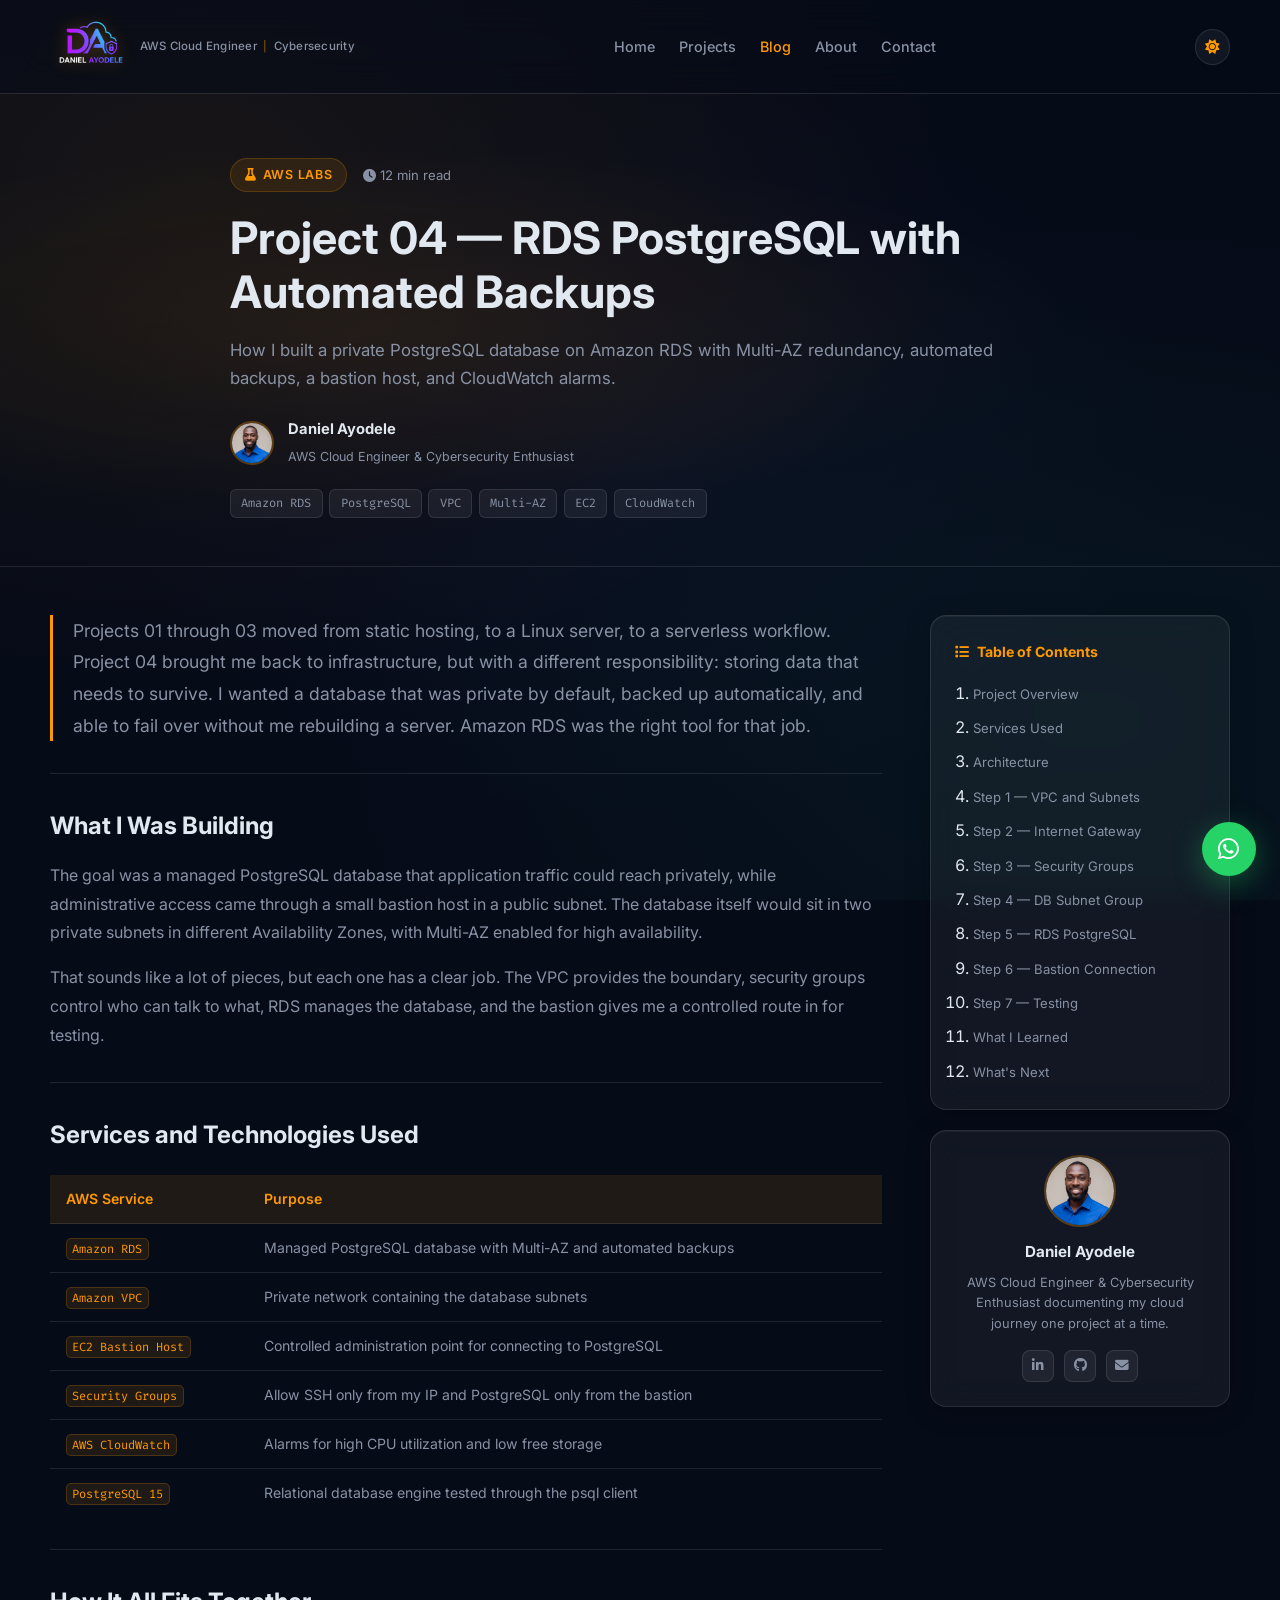
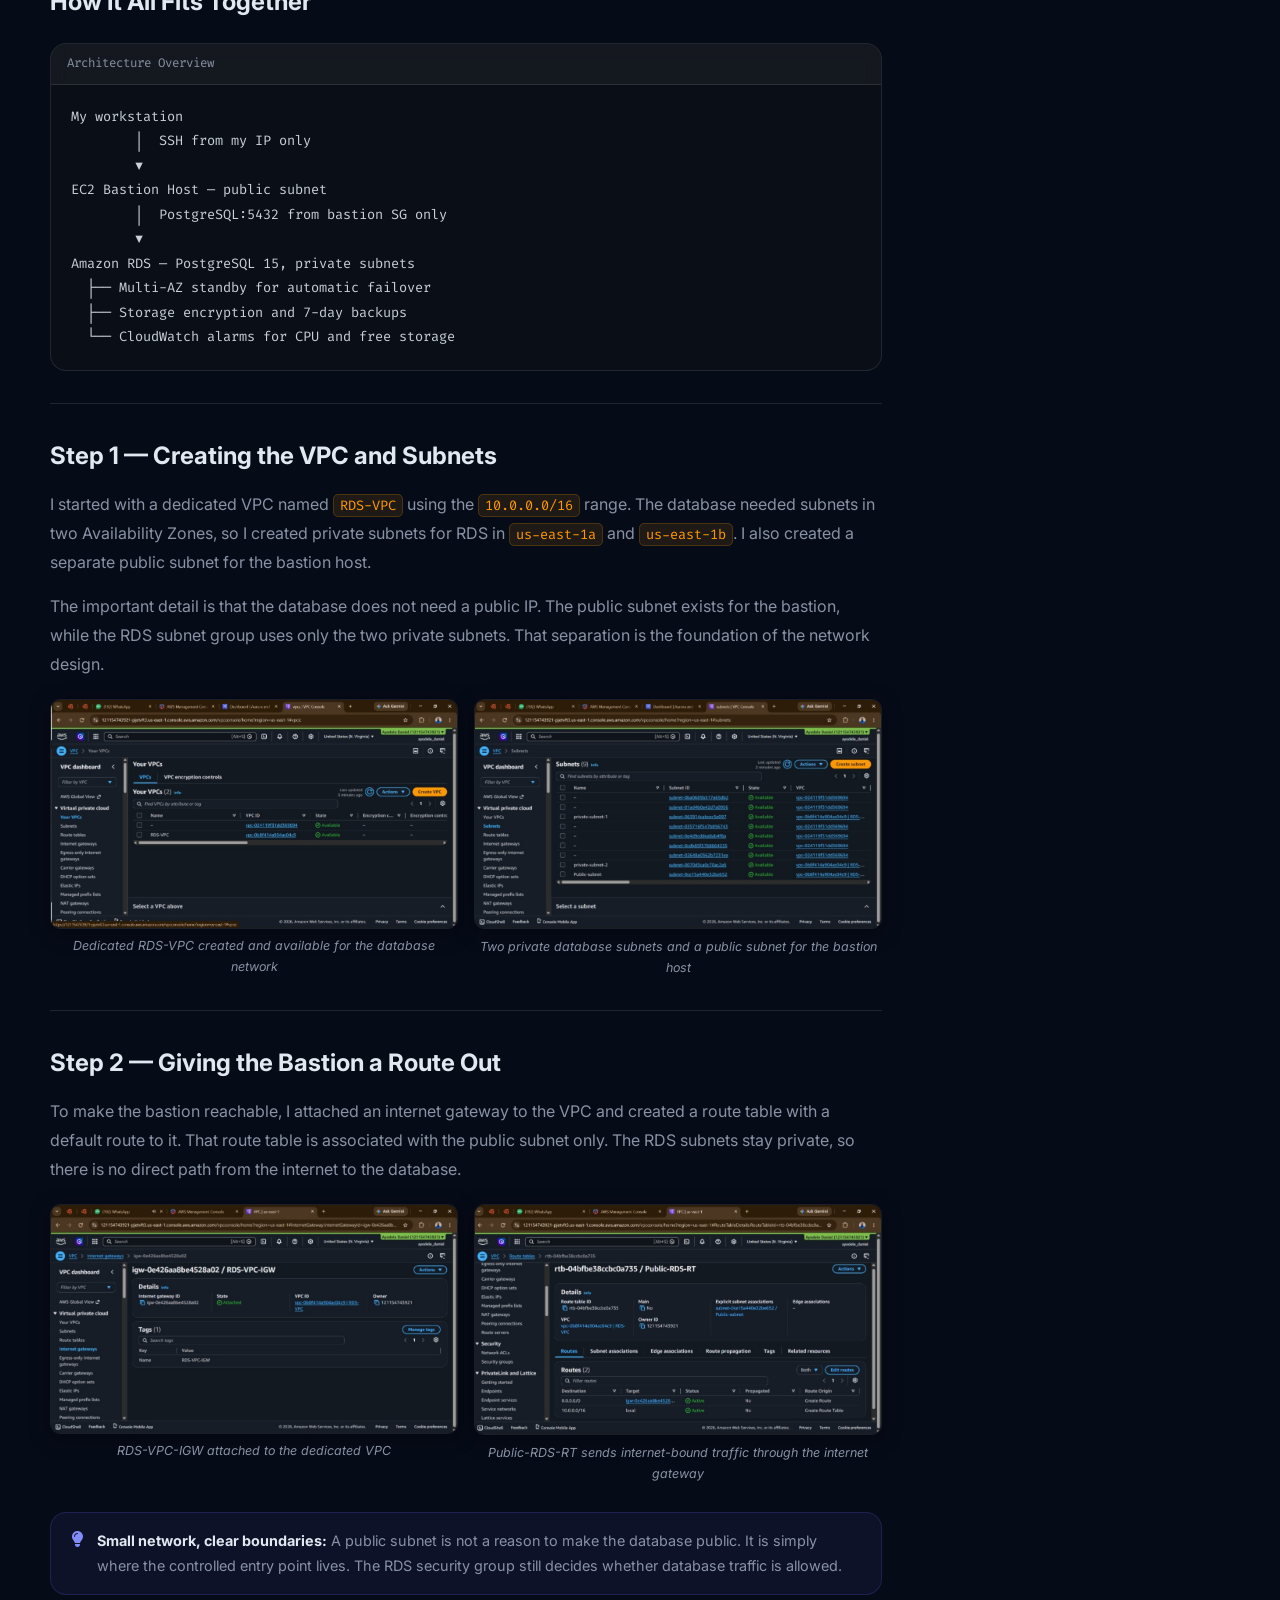
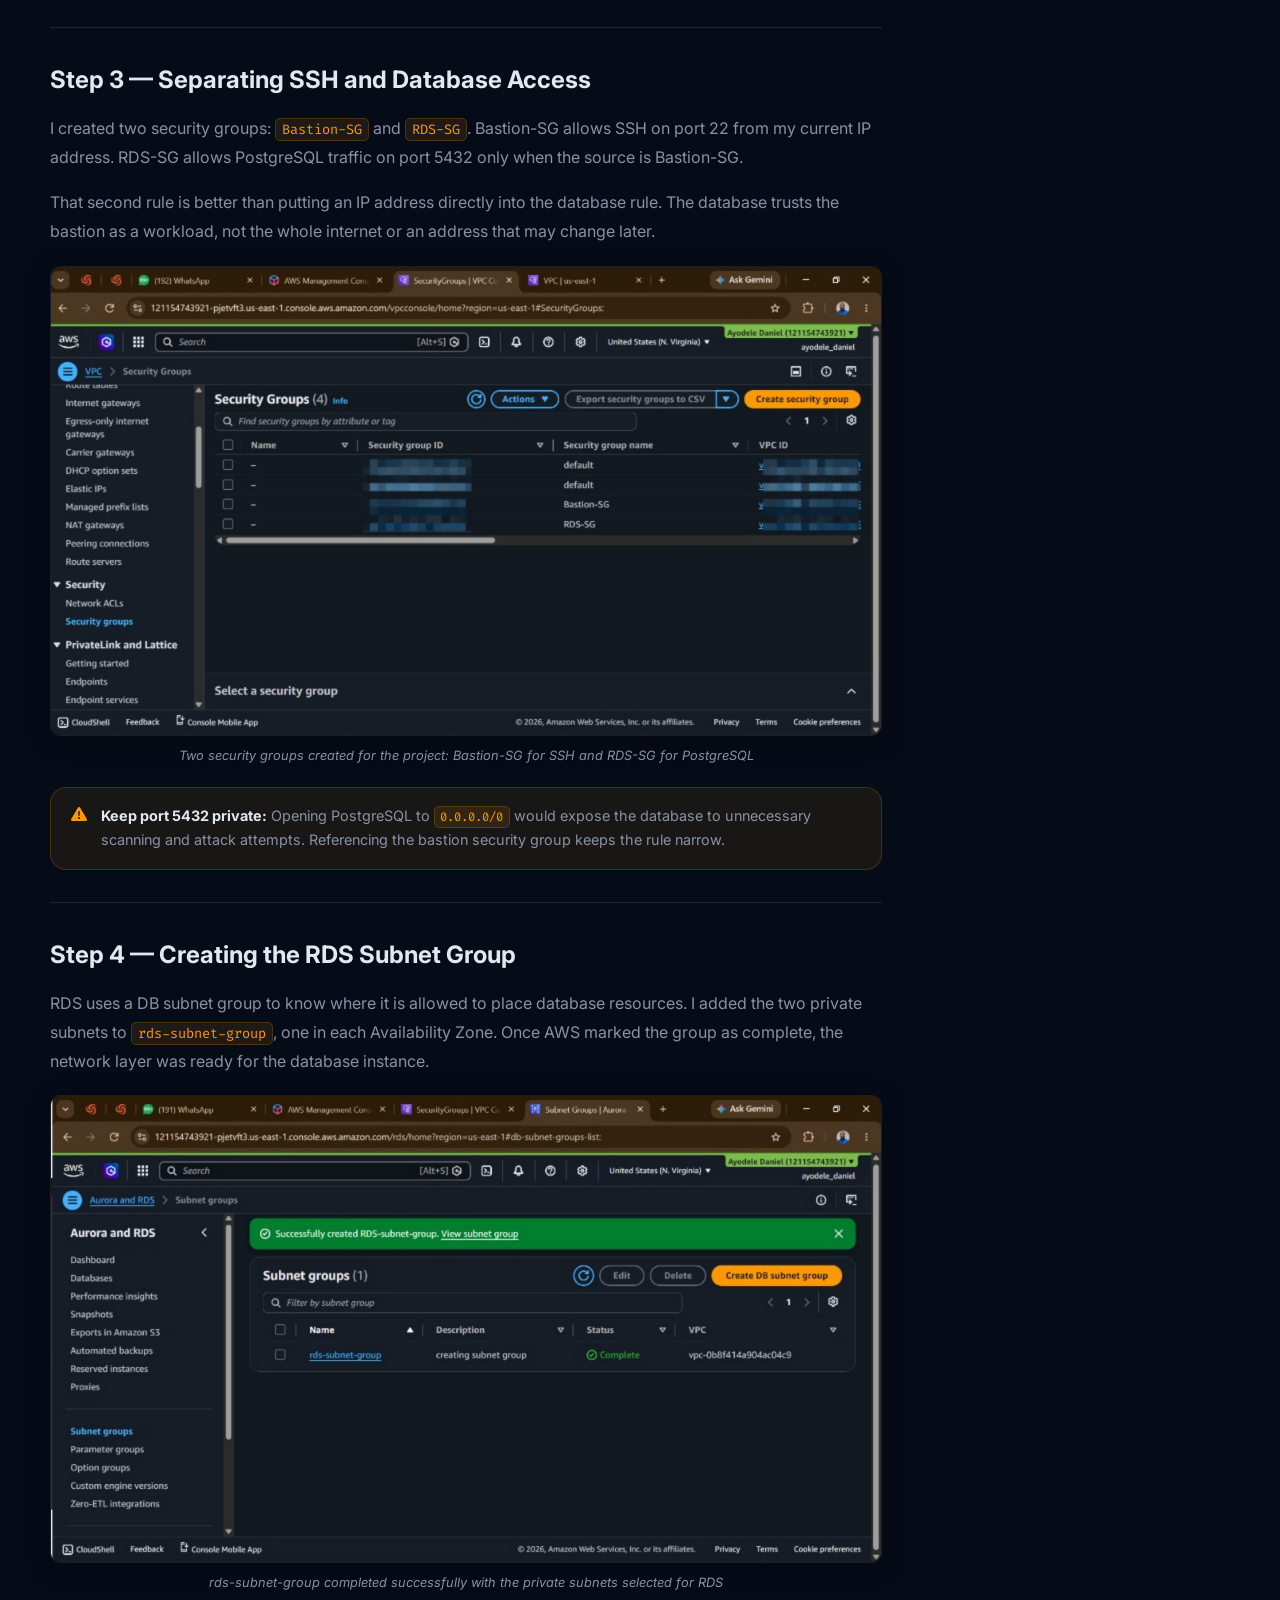
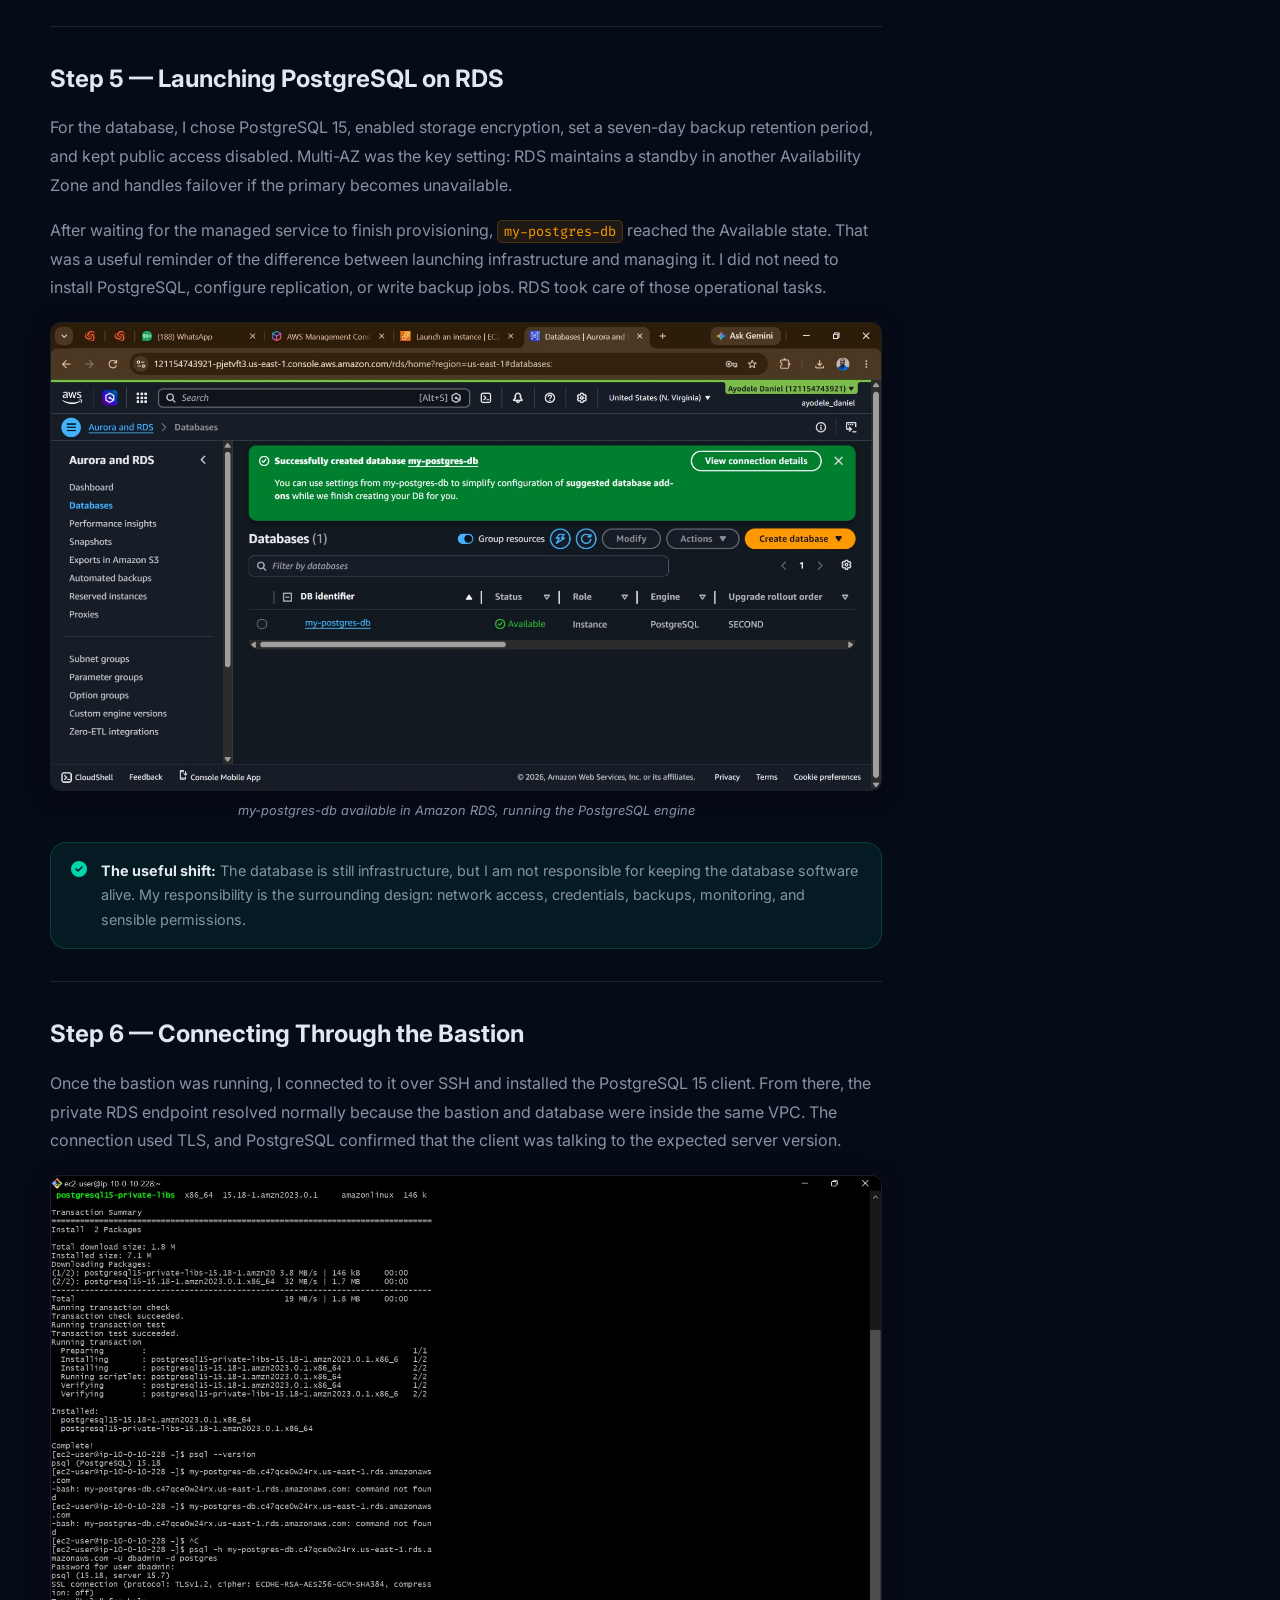
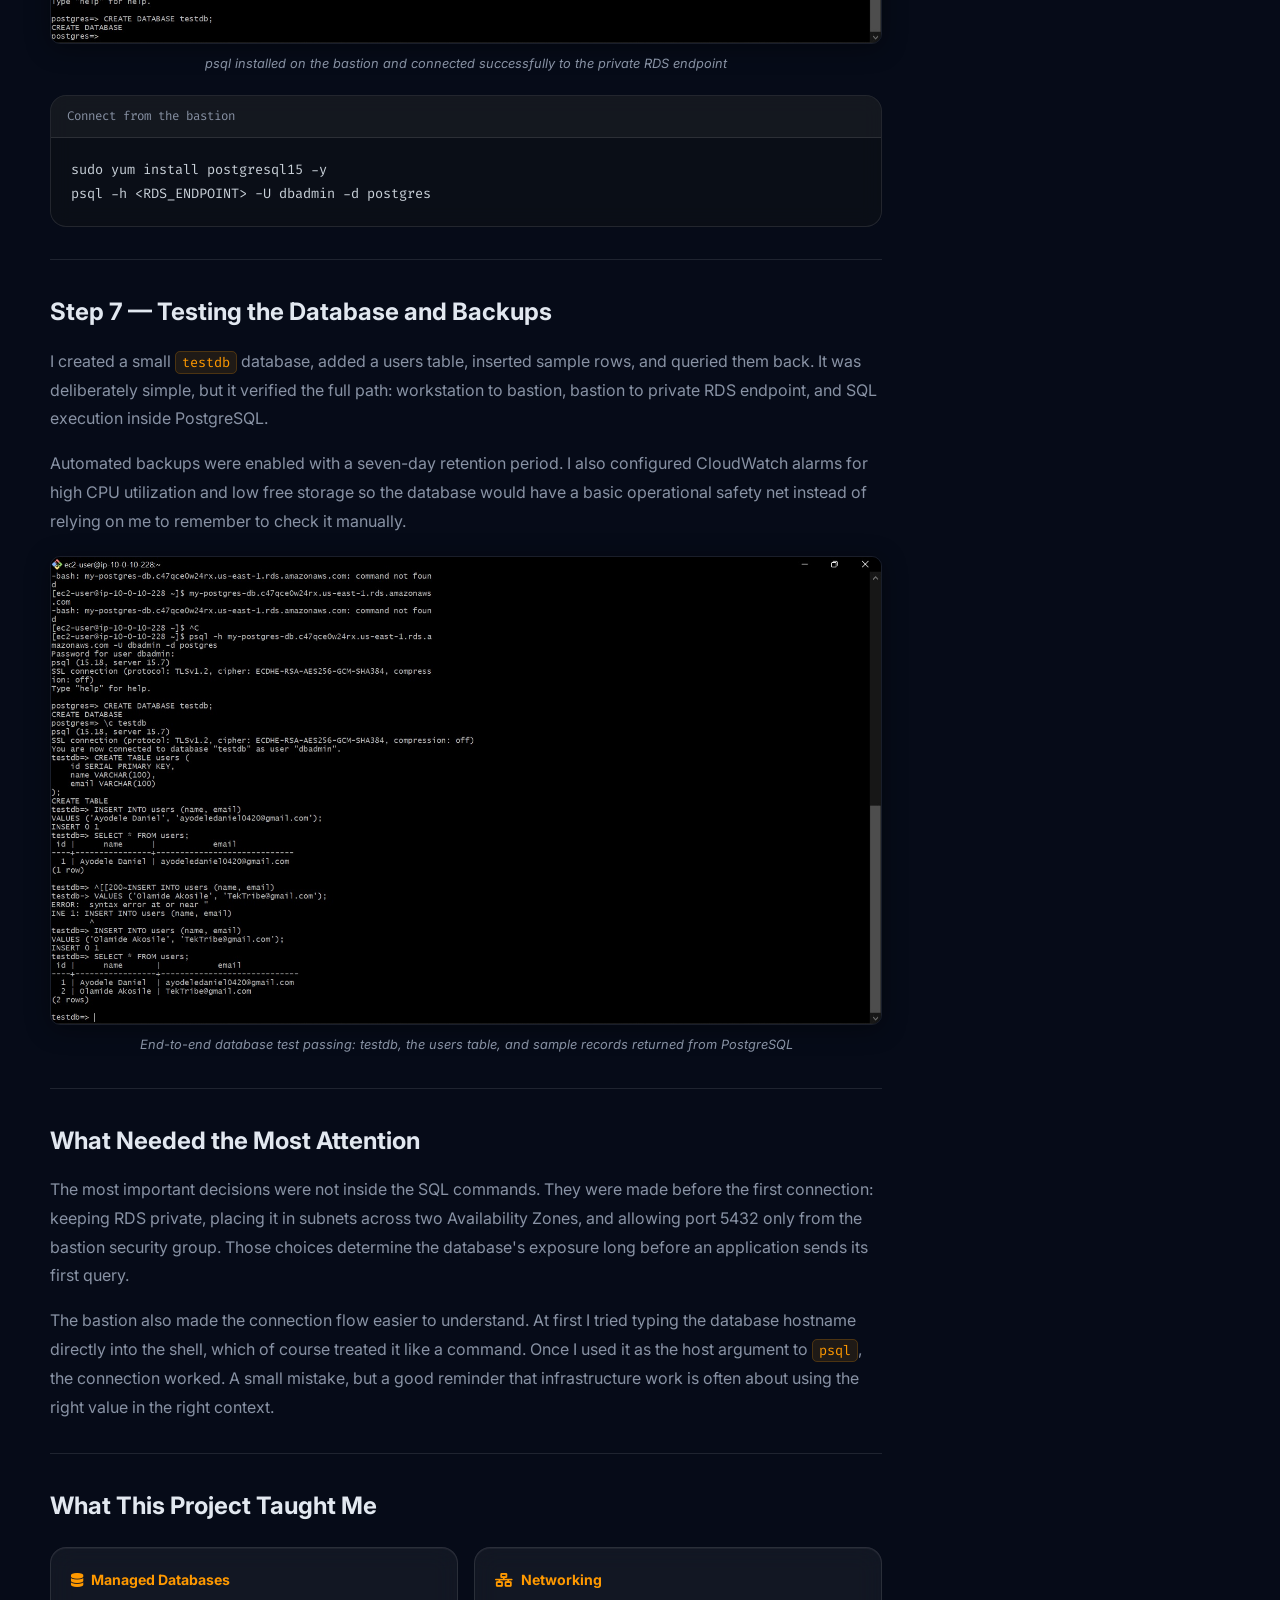
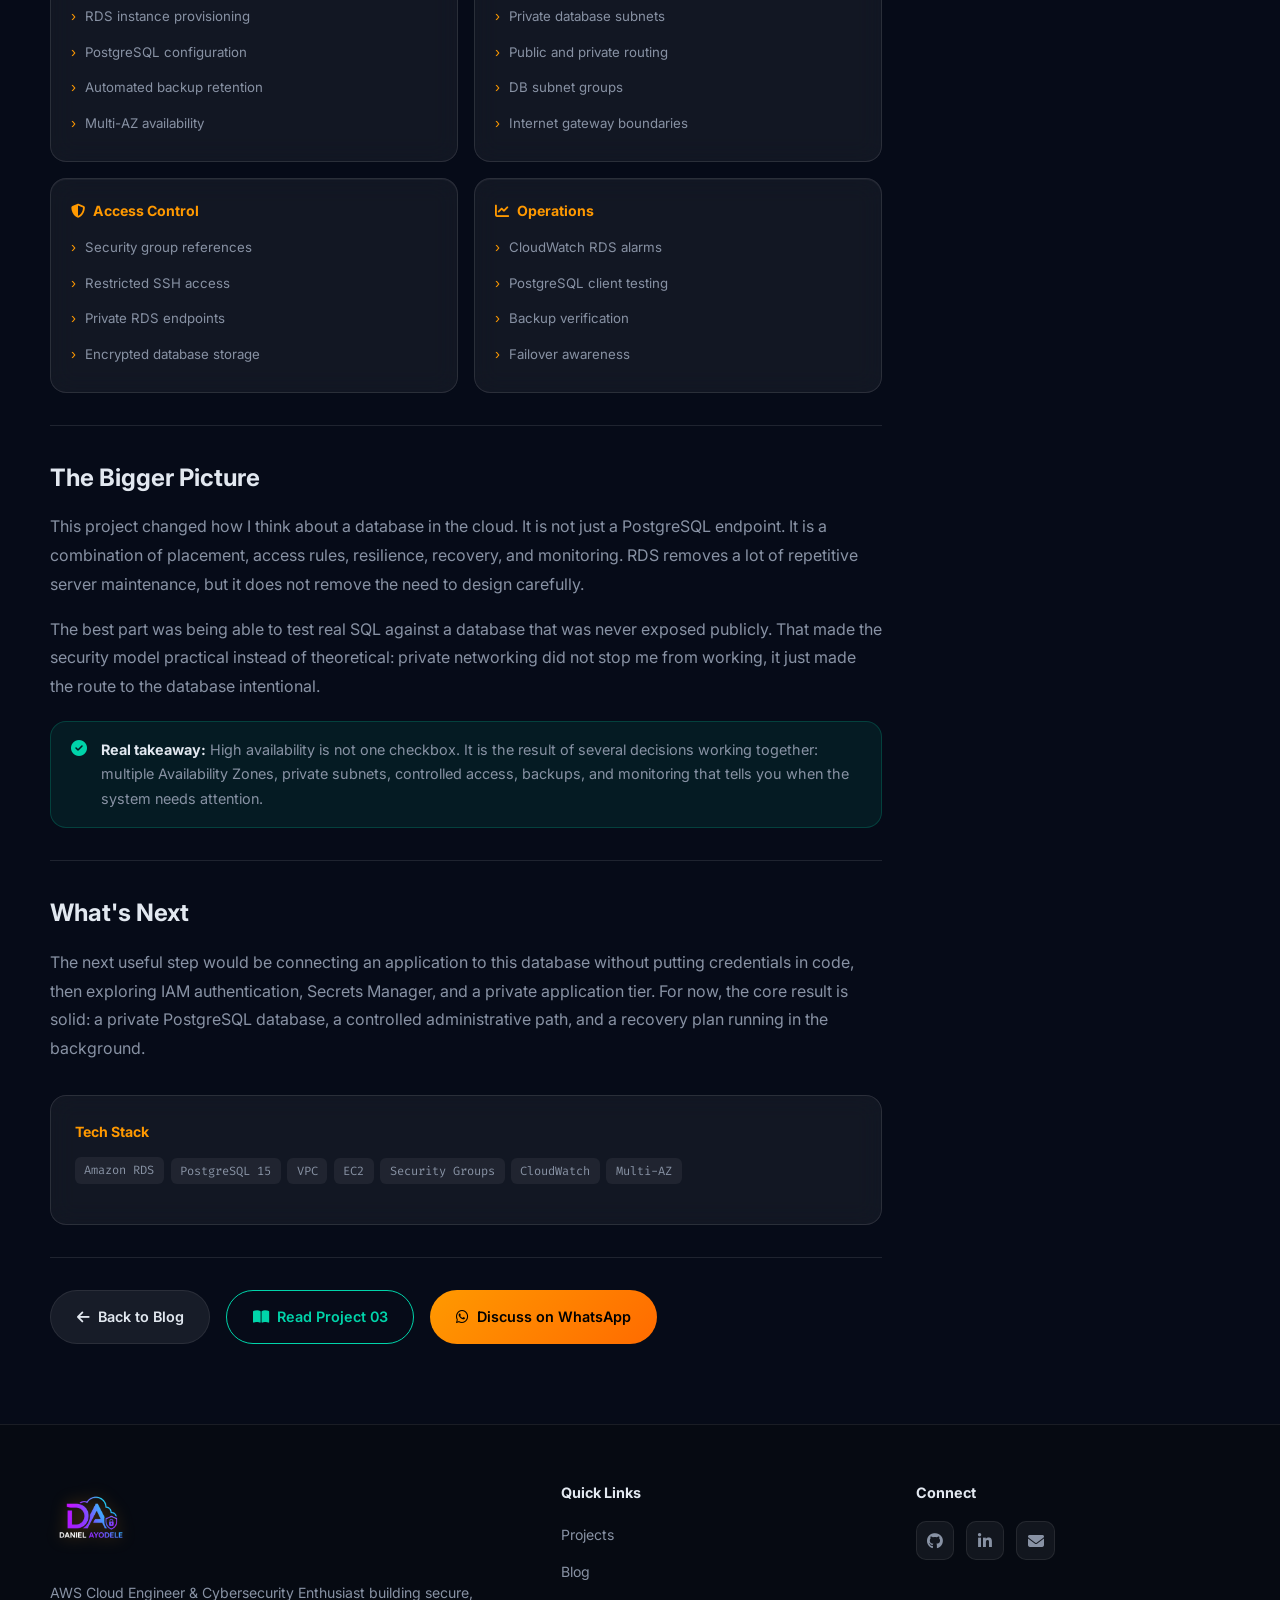
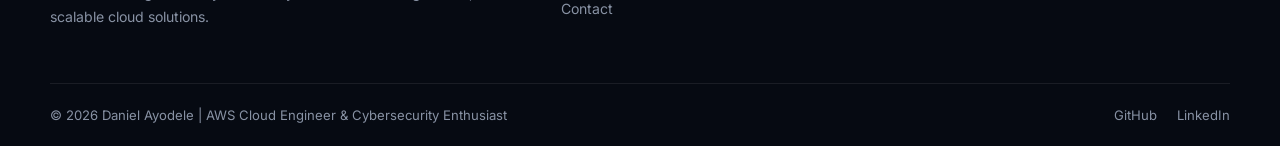
<file: blog/blog-post-4.html>
<!DOCTYPE html>
<html lang="en">

<head>
    <meta charset="UTF-8" />
    <meta name="viewport" content="width=device-width, initial-scale=1.0" />
    <title>RDS PostgreSQL with Automated Backups | Daniel Ayodele</title>
    <meta name="description"
        content="How I built a private PostgreSQL database on Amazon RDS with Multi-AZ redundancy, automated backups, a bastion host, and CloudWatch alarms." />
    <link rel="preconnect" href="https://fonts.googleapis.com" />
    <link rel="preconnect" href="https://fonts.gstatic.com" crossorigin />
    <link
        href="https://fonts.googleapis.com/css2?family=Inter:wght@300;400;500;600;700&family=Fira+Code:wght@400;500&display=swap"
        rel="stylesheet" />
    <link rel="stylesheet" href="https://cdnjs.cloudflare.com/ajax/libs/font-awesome/6.5.0/css/all.min.css" />
    <link rel="icon" type="image/png" href="../assets/logo.png" />
    <link rel="stylesheet" href="../css/style.css" />
    <link rel="stylesheet" href="../css/blog.css" />
</head>

<body>

    <!-- ===== NAVBAR ===== -->
    <nav class="navbar" id="navbar">
        <div class="nav-container container">
            <a href="../index.html" class="nav-logo">
                <img src="../assets/logo.png" alt="Daniel Ayodele" class="nav-logo-img" />
                <span class="nav-tagline">AWS Cloud Engineer<span class="nav-tagline-sep">|</span>Cybersecurity</span>
            </a>
            <ul class="nav-links" id="navLinks">
                <li><a href="../index.html">Home</a></li>
                <li><a href="../index.html#projects">Projects</a></li>
                <li><a href="index.html" class="nav-active">Blog</a></li>
                <li><a href="../index.html#about">About</a></li>
                <li><a href="../contact.html">Contact</a></li>
            </ul>
            <div class="nav-actions">
                <button class="theme-toggle" id="themeToggle" aria-label="Toggle light mode">
                    <i class="fas fa-sun" id="themeIcon"></i>
                </button>
                <button class="hamburger" id="hamburger" aria-label="Toggle menu">
                    <span></span><span></span><span></span>
                </button>
            </div>
        </div>
    </nav>

    <!-- ===== ARTICLE HERO ===== -->
    <section class="article-hero">
        <div class="container article-hero-inner">
            <div class="article-meta-top">
                <span class="blog-cat-pill"><i class="fas fa-flask"></i> AWS LABS</span>
                <span class="article-read-time"><i class="fas fa-clock"></i> 12 min read</span>
            </div>
            <h1>Project 04 — RDS PostgreSQL with Automated Backups</h1>
            <p class="article-subtitle">How I built a private PostgreSQL database on Amazon RDS with Multi-AZ
                redundancy,
                automated backups, a bastion host, and CloudWatch alarms.</p>
            <div class="article-author">
                <img src="../assets/daniel.png" alt="Daniel Ayodele" class="author-avatar" />
                <div>
                    <strong>Daniel Ayodele</strong>
                    <span>AWS Cloud Engineer &amp; Cybersecurity Enthusiast</span>
                </div>
            </div>
            <div class="article-tags">
                <span>Amazon
                    RDS</span><span>PostgreSQL</span><span>VPC</span><span>Multi-AZ</span><span>EC2</span><span>CloudWatch</span>
            </div>
        </div>
    </section>

    <!-- ===== ARTICLE BODY ===== -->
    <article class="article-body">
        <div class="container article-layout">

            <!-- Main Content -->
            <div class="article-content">

                <p class="article-lead">Projects 01 through 03 moved from static hosting, to a Linux server, to a
                    serverless
                    workflow. Project 04 brought me back to infrastructure, but with a different responsibility: storing
                    data
                    that needs to survive. I wanted a database that was private by default, backed up automatically, and
                    able to
                    fail over without me rebuilding a server. Amazon RDS was the right tool for that job.</p>

                <hr class="article-divider" />

                <h2>What I Was Building</h2>
                <p>The goal was a managed PostgreSQL database that application traffic could reach privately, while
                    administrative access came through a small bastion host in a public subnet. The database itself
                    would sit in
                    two private subnets in different Availability Zones, with Multi-AZ enabled for high availability.
                </p>
                <p>That sounds like a lot of pieces, but each one has a clear job. The VPC provides the boundary,
                    security groups
                    control who can talk to what, RDS manages the database, and the bastion gives me a controlled route
                    in for
                    testing.</p>

                <hr class="article-divider" />

                <h2>Services and Technologies Used</h2>

                <div class="article-table-wrap">
                    <table class="article-table">
                        <thead>
                            <tr>
                                <th>AWS Service</th>
                                <th>Purpose</th>
                            </tr>
                        </thead>
                        <tbody>
                            <tr>
                                <td><span class="code-inline">Amazon RDS</span></td>
                                <td>Managed PostgreSQL database with Multi-AZ and automated backups</td>
                            </tr>
                            <tr>
                                <td><span class="code-inline">Amazon VPC</span></td>
                                <td>Private network containing the database subnets</td>
                            </tr>
                            <tr>
                                <td><span class="code-inline">EC2 Bastion Host</span></td>
                                <td>Controlled administration point for connecting to PostgreSQL</td>
                            </tr>
                            <tr>
                                <td><span class="code-inline">Security Groups</span></td>
                                <td>Allow SSH only from my IP and PostgreSQL only from the bastion</td>
                            </tr>
                            <tr>
                                <td><span class="code-inline">AWS CloudWatch</span></td>
                                <td>Alarms for high CPU utilization and low free storage</td>
                            </tr>
                            <tr>
                                <td><span class="code-inline">PostgreSQL 15</span></td>
                                <td>Relational database engine tested through the psql client</td>
                            </tr>
                        </tbody>
                    </table>
                </div>

                <hr class="article-divider" />

                <h2>How It All Fits Together</h2>

                <div class="code-block">
                    <div class="code-block-header"><span>Architecture Overview</span></div>
                    <pre>My workstation
        │  SSH from my IP only
        ▼
EC2 Bastion Host — public subnet
        │  PostgreSQL:5432 from bastion SG only
        ▼
Amazon RDS — PostgreSQL 15, private subnets
  ├── Multi-AZ standby for automatic failover
  ├── Storage encryption and 7-day backups
  └── CloudWatch alarms for CPU and free storage</pre>
                </div>

                <hr class="article-divider" />

                <h2>Step 1 — Creating the VPC and Subnets</h2>
                <p>I started with a dedicated VPC named <span class="code-inline">RDS-VPC</span> using the
                    <span class="code-inline">10.0.0.0/16</span> range. The database needed subnets in two Availability
                    Zones,
                    so I created private subnets for RDS in <span class="code-inline">us-east-1a</span> and
                    <span class="code-inline">us-east-1b</span>. I also created a separate public subnet for the bastion
                    host.
                </p>
                <p>The important detail is that the database does not need a public IP. The public subnet exists for the
                    bastion, while the RDS subnet group uses only the two private subnets. That separation is the
                    foundation of
                    the network design.</p>

                <div class="screenshot-grid">
                    <figure>
                        <img src="../assets/images/blog/project 4/1.jpeg" alt="RDS-VPC listed in the Amazon VPC console"
                            loading="lazy" />
                        <figcaption>Dedicated RDS-VPC created and available for the database network</figcaption>
                    </figure>
                    <figure>
                        <img src="../assets/images/blog/project 4/2.jpeg"
                            alt="Private and public subnets listed in the VPC console" loading="lazy" />
                        <figcaption>Two private database subnets and a public subnet for the bastion host</figcaption>
                    </figure>
                </div>

                <hr class="article-divider" />

                <h2>Step 2 — Giving the Bastion a Route Out</h2>
                <p>To make the bastion reachable, I attached an internet gateway to the VPC and created a route table
                    with a
                    default route to it. That route table is associated with the public subnet only. The RDS subnets
                    stay private,
                    so there is no direct path from the internet to the database.</p>

                <div class="screenshot-grid">
                    <figure>
                        <img src="../assets/images/blog/project 4/3.jpeg" alt="RDS-VPC internet gateway attached in AWS"
                            loading="lazy" />
                        <figcaption>RDS-VPC-IGW attached to the dedicated VPC</figcaption>
                    </figure>
                    <figure>
                        <img src="../assets/images/blog/project 4/4.jpeg"
                            alt="Public route table with a default internet gateway route" loading="lazy" />
                        <figcaption>Public-RDS-RT sends internet-bound traffic through the internet gateway</figcaption>
                    </figure>
                </div>

                <div class="article-callout info">
                    <i class="fas fa-lightbulb"></i>
                    <div><strong>Small network, clear boundaries:</strong> A public subnet is not a reason to make the
                        database
                        public. It is simply where the controlled entry point lives. The RDS security group still
                        decides whether
                        database traffic is allowed.</div>
                </div>

                <hr class="article-divider" />

                <h2>Step 3 — Separating SSH and Database Access</h2>
                <p>I created two security groups: <span class="code-inline">Bastion-SG</span> and
                    <span class="code-inline">RDS-SG</span>. Bastion-SG allows SSH on port 22 from my current IP
                    address. RDS-SG
                    allows PostgreSQL traffic on port 5432 only when the source is Bastion-SG.
                </p>
                <p>That second rule is better than putting an IP address directly into the database rule. The database
                    trusts the
                    bastion as a workload, not the whole internet or an address that may change later.</p>

                <img src="../assets/images/blog/project 4/5.jpeg"
                    alt="Bastion-SG and RDS-SG security groups in the VPC console" class="project-screenshot"
                    loading="lazy" />
                <p class="screenshot-caption">Two security groups created for the project: Bastion-SG for SSH and RDS-SG
                    for PostgreSQL</p>

                <div class="article-callout warning">
                    <i class="fas fa-triangle-exclamation"></i>
                    <div><strong>Keep port 5432 private:</strong> Opening PostgreSQL to <span
                            class="code-inline">0.0.0.0/0</span>
                        would expose the database to unnecessary scanning and attack attempts. Referencing the bastion
                        security
                        group keeps the rule narrow.</div>
                </div>

                <hr class="article-divider" />

                <h2>Step 4 — Creating the RDS Subnet Group</h2>
                <p>RDS uses a DB subnet group to know where it is allowed to place database resources. I added the two
                    private
                    subnets to <span class="code-inline">rds-subnet-group</span>, one in each Availability Zone. Once
                    AWS marked
                    the group as complete, the network layer was ready for the database instance.</p>

                <img src="../assets/images/blog/project 4/6.jpeg" alt="RDS subnet group created successfully"
                    class="project-screenshot" loading="lazy" />
                <p class="screenshot-caption">rds-subnet-group completed successfully with the private subnets selected
                    for RDS</p>

                <hr class="article-divider" />

                <h2>Step 5 — Launching PostgreSQL on RDS</h2>
                <p>For the database, I chose PostgreSQL 15, enabled storage encryption, set a seven-day backup retention
                    period, and kept public access disabled. Multi-AZ was the key setting: RDS maintains a standby in
                    another
                    Availability Zone and handles failover if the primary becomes unavailable.</p>
                <p>After waiting for the managed service to finish provisioning, <span
                        class="code-inline">my-postgres-db</span>
                    reached the Available state. That was a useful reminder of the difference between launching
                    infrastructure
                    and managing it. I did not need to install PostgreSQL, configure replication, or write backup jobs.
                    RDS took
                    care of those operational tasks.</p>

                <img src="../assets/images/blog/project 4/7.jpeg"
                    alt="Available PostgreSQL database in the Amazon RDS console" class="project-screenshot"
                    loading="lazy" />
                <p class="screenshot-caption">my-postgres-db available in Amazon RDS, running the PostgreSQL engine</p>

                <div class="article-callout success">
                    <i class="fas fa-circle-check"></i>
                    <div><strong>The useful shift:</strong> The database is still infrastructure, but I am not
                        responsible for
                        keeping the database software alive. My responsibility is the surrounding design: network
                        access,
                        credentials, backups, monitoring, and sensible permissions.</div>
                </div>

                <hr class="article-divider" />

                <h2>Step 6 — Connecting Through the Bastion</h2>
                <p>Once the bastion was running, I connected to it over SSH and installed the PostgreSQL 15 client. From
                    there,
                    the private RDS endpoint resolved normally because the bastion and database were inside the same
                    VPC. The
                    connection used TLS, and PostgreSQL confirmed that the client was talking to the expected server
                    version.</p>

                <img src="../assets/images/blog/project 4/8.jpeg"
                    alt="PostgreSQL client connected to the private RDS endpoint" class="project-screenshot"
                    loading="lazy" />
                <p class="screenshot-caption">psql installed on the bastion and connected successfully to the private
                    RDS endpoint</p>

                <div class="code-block">
                    <div class="code-block-header"><span>Connect from the bastion</span></div>
                    <pre>sudo yum install postgresql15 -y
psql -h &lt;RDS_ENDPOINT&gt; -U dbadmin -d postgres</pre>
                </div>

                <hr class="article-divider" />

                <h2>Step 7 — Testing the Database and Backups</h2>
                <p>I created a small <span class="code-inline">testdb</span> database, added a users table, inserted
                    sample rows,
                    and queried them back. It was deliberately simple, but it verified the full path: workstation to
                    bastion,
                    bastion to private RDS endpoint, and SQL execution inside PostgreSQL.</p>
                <p>Automated backups were enabled with a seven-day retention period. I also configured CloudWatch alarms
                    for high
                    CPU utilization and low free storage so the database would have a basic operational safety net
                    instead of
                    relying on me to remember to check it manually.</p>

                <img src="../assets/images/blog/project 4/9.jpeg"
                    alt="SQL database and users table tested successfully in psql" class="project-screenshot"
                    loading="lazy" />
                <p class="screenshot-caption">End-to-end database test passing: testdb, the users table, and sample
                    records returned from PostgreSQL</p>

                <hr class="article-divider" />

                <h2>What Needed the Most Attention</h2>
                <p>The most important decisions were not inside the SQL commands. They were made before the first
                    connection:
                    keeping RDS private, placing it in subnets across two Availability Zones, and allowing port 5432
                    only from
                    the bastion security group. Those choices determine the database's exposure long before an
                    application sends
                    its first query.</p>
                <p>The bastion also made the connection flow easier to understand. At first I tried typing the database
                    hostname
                    directly into the shell, which of course treated it like a command. Once I used it as the host
                    argument to
                    <span class="code-inline">psql</span>, the connection worked. A small mistake, but a good reminder
                    that
                    infrastructure work is often about using the right value in the right context.
                </p>

                <hr class="article-divider" />

                <h2>What This Project Taught Me</h2>

                <div class="skills-gained-grid">
                    <div class="skills-gained-card">
                        <h4><i class="fas fa-database"></i> Managed Databases</h4>
                        <ul>
                            <li>RDS instance provisioning</li>
                            <li>PostgreSQL configuration</li>
                            <li>Automated backup retention</li>
                            <li>Multi-AZ availability</li>
                        </ul>
                    </div>
                    <div class="skills-gained-card">
                        <h4><i class="fas fa-network-wired"></i> Networking</h4>
                        <ul>
                            <li>Private database subnets</li>
                            <li>Public and private routing</li>
                            <li>DB subnet groups</li>
                            <li>Internet gateway boundaries</li>
                        </ul>
                    </div>
                    <div class="skills-gained-card">
                        <h4><i class="fas fa-shield-halved"></i> Access Control</h4>
                        <ul>
                            <li>Security group references</li>
                            <li>Restricted SSH access</li>
                            <li>Private RDS endpoints</li>
                            <li>Encrypted database storage</li>
                        </ul>
                    </div>
                    <div class="skills-gained-card">
                        <h4><i class="fas fa-chart-line"></i> Operations</h4>
                        <ul>
                            <li>CloudWatch RDS alarms</li>
                            <li>PostgreSQL client testing</li>
                            <li>Backup verification</li>
                            <li>Failover awareness</li>
                        </ul>
                    </div>
                </div>

                <hr class="article-divider" />

                <h2>The Bigger Picture</h2>
                <p>This project changed how I think about a database in the cloud. It is not just a PostgreSQL endpoint.
                    It is a
                    combination of placement, access rules, resilience, recovery, and monitoring. RDS removes a lot of
                    repetitive
                    server maintenance, but it does not remove the need to design carefully.</p>
                <p>The best part was being able to test real SQL against a database that was never exposed publicly.
                    That made
                    the security model practical instead of theoretical: private networking did not stop me from
                    working, it just
                    made the route to the database intentional.</p>

                <div class="article-callout success">
                    <i class="fas fa-circle-check"></i>
                    <div><strong>Real takeaway:</strong> High availability is not one checkbox. It is the result of
                        several
                        decisions working together: multiple Availability Zones, private subnets, controlled access,
                        backups, and
                        monitoring that tells you when the system needs attention.</div>
                </div>

                <hr class="article-divider" />

                <h2>What's Next</h2>
                <p>The next useful step would be connecting an application to this database without putting credentials
                    in code,
                    then exploring IAM authentication, Secrets Manager, and a private application tier. For now, the
                    core result
                    is solid: a private PostgreSQL database, a controlled administrative path, and a recovery plan
                    running in the
                    background.</p>

                <!-- Tech Stack Summary -->
                <div class="article-tech-stack">
                    <h4>Tech Stack</h4>
                    <div class="card-tech">
                        <span>Amazon RDS</span><span>PostgreSQL 15</span><span>VPC</span><span>EC2</span>
                        <span>Security Groups</span><span>CloudWatch</span><span>Multi-AZ</span>
                    </div>
                </div>

                <!-- Article Footer Actions -->
                <div class="article-footer-actions">
                    <a href="index.html" class="btn btn-ghost"><i class="fas fa-arrow-left"></i> Back to Blog</a>
                    <a href="blog-post-3.html" class="btn btn-outline"><i class="fas fa-book-open"></i> Read Project
                        03</a>
                    <a href="https://wa.me/2349039062561?text=Hi%20Daniel!%20I%20read%20your%20RDS%20article%20and%20would%20like%20to%20connect."
                        target="_blank" rel="noopener" class="btn btn-primary">
                        <i class="fab fa-whatsapp"></i> Discuss on WhatsApp
                    </a>
                </div>

            </div>

            <!-- Sidebar TOC -->
            <aside class="article-sidebar">
                <div class="toc-card">
                    <h4><i class="fas fa-list"></i> Table of Contents</h4>
                    <ol class="toc-list">
                        <li><a href="#" onclick="return false;">Project Overview</a></li>
                        <li><a href="#" onclick="return false;">Services Used</a></li>
                        <li><a href="#" onclick="return false;">Architecture</a></li>
                        <li><a href="#" onclick="return false;">Step 1 — VPC and Subnets</a></li>
                        <li><a href="#" onclick="return false;">Step 2 — Internet Gateway</a></li>
                        <li><a href="#" onclick="return false;">Step 3 — Security Groups</a></li>
                        <li><a href="#" onclick="return false;">Step 4 — DB Subnet Group</a></li>
                        <li><a href="#" onclick="return false;">Step 5 — RDS PostgreSQL</a></li>
                        <li><a href="#" onclick="return false;">Step 6 — Bastion Connection</a></li>
                        <li><a href="#" onclick="return false;">Step 7 — Testing</a></li>
                        <li><a href="#" onclick="return false;">What I Learned</a></li>
                        <li><a href="#" onclick="return false;">What's Next</a></li>
                    </ol>
                </div>

                <div class="author-card">
                    <img src="../assets/daniel.png" alt="Daniel Ayodele" class="author-card-avatar" />
                    <h4>Daniel Ayodele</h4>
                    <p>AWS Cloud Engineer &amp; Cybersecurity Enthusiast documenting my cloud journey one project at a
                        time.</p>
                    <div class="author-socials">
                        <a href="https://www.linkedin.com/in/danielayodele0420/" target="_blank" rel="noopener"><i
                                class="fab fa-linkedin-in"></i></a>
                        <a href="https://github.com/temi-Dee" target="_blank" rel="noopener"><i
                                class="fab fa-github"></i></a>
                        <a href="mailto:ayodeledaniel0240@gmail.com"><i class="fas fa-envelope"></i></a>
                    </div>
                </div>
            </aside>

        </div>
    </article>

    <!-- ===== FOOTER ===== -->
    <footer class="footer">
        <div class="container footer-inner">
            <div class="footer-brand">
                <a href="../index.html" class="nav-logo">
                    <img src="../assets/logo.png" alt="Daniel Ayodele" class="nav-logo-img" />
                </a>
                <p>AWS Cloud Engineer &amp; Cybersecurity Enthusiast building secure, scalable cloud solutions.</p>
            </div>
            <div class="footer-nav">
                <h4>Quick Links</h4>
                <ul>
                    <li><a href="../index.html#projects">Projects</a></li>
                    <li><a href="index.html">Blog</a></li>
                    <li><a href="../contact.html">Contact</a></li>
                </ul>
            </div>
            <div class="footer-connect">
                <h4>Connect</h4>
                <div class="footer-socials">
                    <a href="https://github.com/temi-Dee" target="_blank" rel="noopener" aria-label="GitHub"><i
                            class="fab fa-github"></i></a>
                    <a href="https://www.linkedin.com/in/danielayodele0420/" target="_blank" rel="noopener"
                        aria-label="LinkedIn"><i class="fab fa-linkedin-in"></i></a>
                    <a href="mailto:ayodeledaniel0240@gmail.com" aria-label="Email"><i class="fas fa-envelope"></i></a>
                </div>
            </div>
        </div>
        <div class="footer-bottom container">
            <p>&copy; 2026 Daniel Ayodele | AWS Cloud Engineer &amp; Cybersecurity Enthusiast</p>
            <div class="footer-links">
                <a href="https://github.com/temi-Dee" target="_blank" rel="noopener">GitHub</a>
                <a href="https://www.linkedin.com/in/danielayodele0420/" target="_blank" rel="noopener">LinkedIn</a>
            </div>
        </div>
    </footer>

    <!-- WhatsApp Float -->
    <a href="https://wa.me/2349039062561?text=Hi%20Daniel!%20I%20found%20your%20portfolio%20and%20would%20like%20to%20connect."
        class="wa-float" target="_blank" rel="noopener" aria-label="Chat on WhatsApp">
        <i class="fab fa-whatsapp"></i>
        <span class="wa-tooltip">Chat on WhatsApp</span>
    </a>

    <script src="../js/script.js"></script>
    <script src="../js/blog.js"></script>
</body>

</html>
</file>
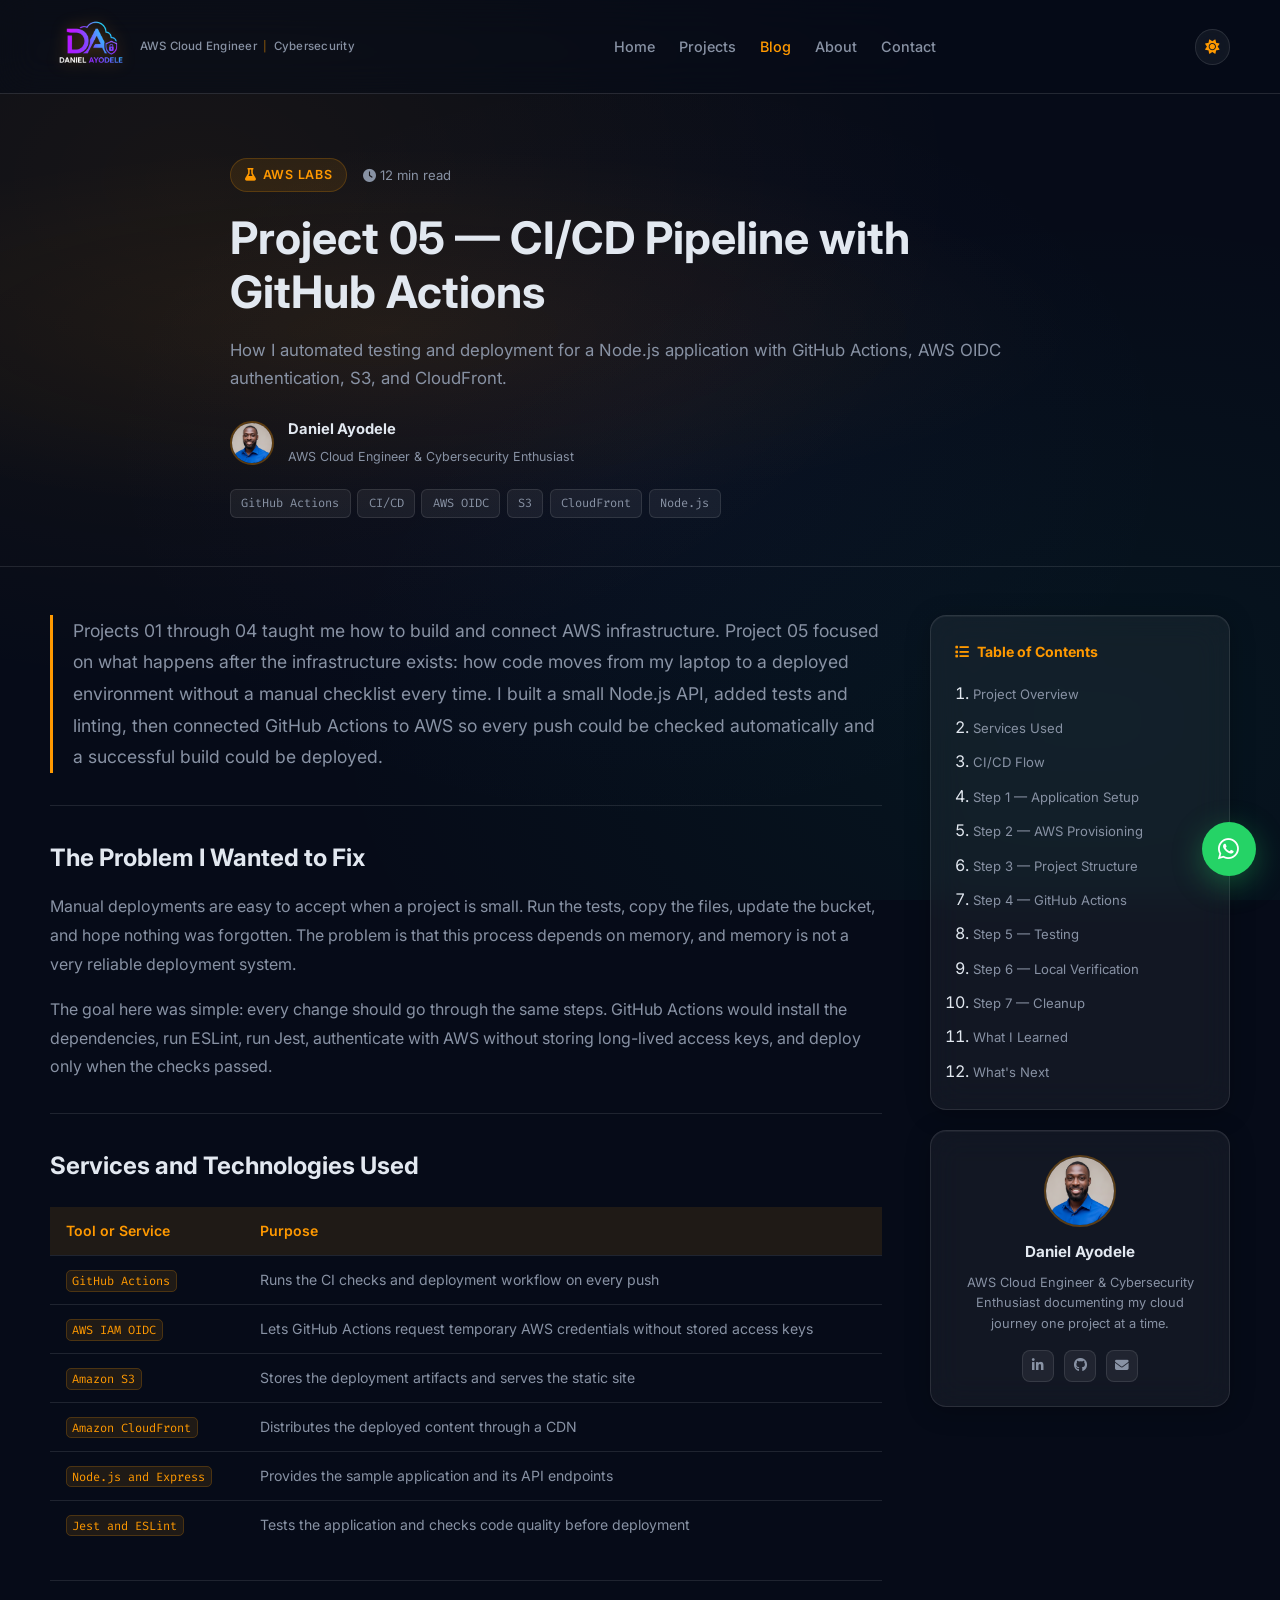
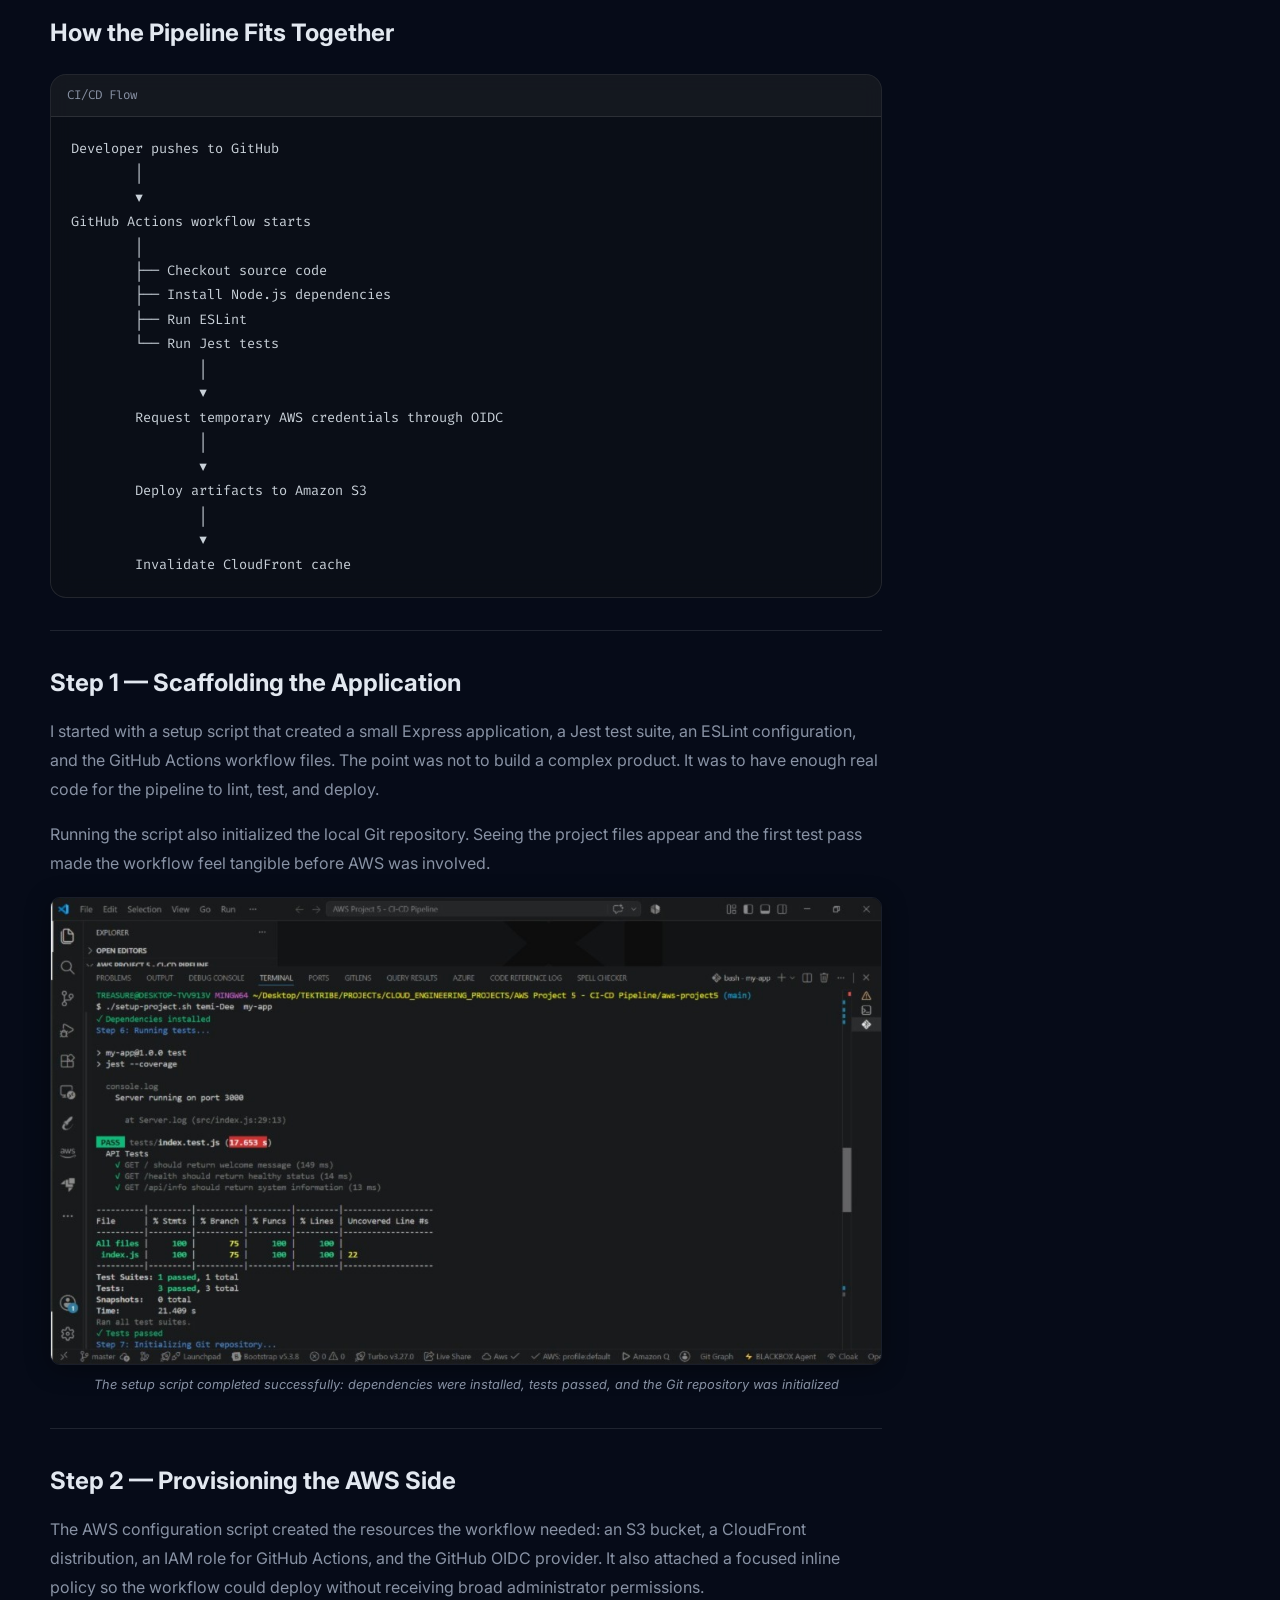
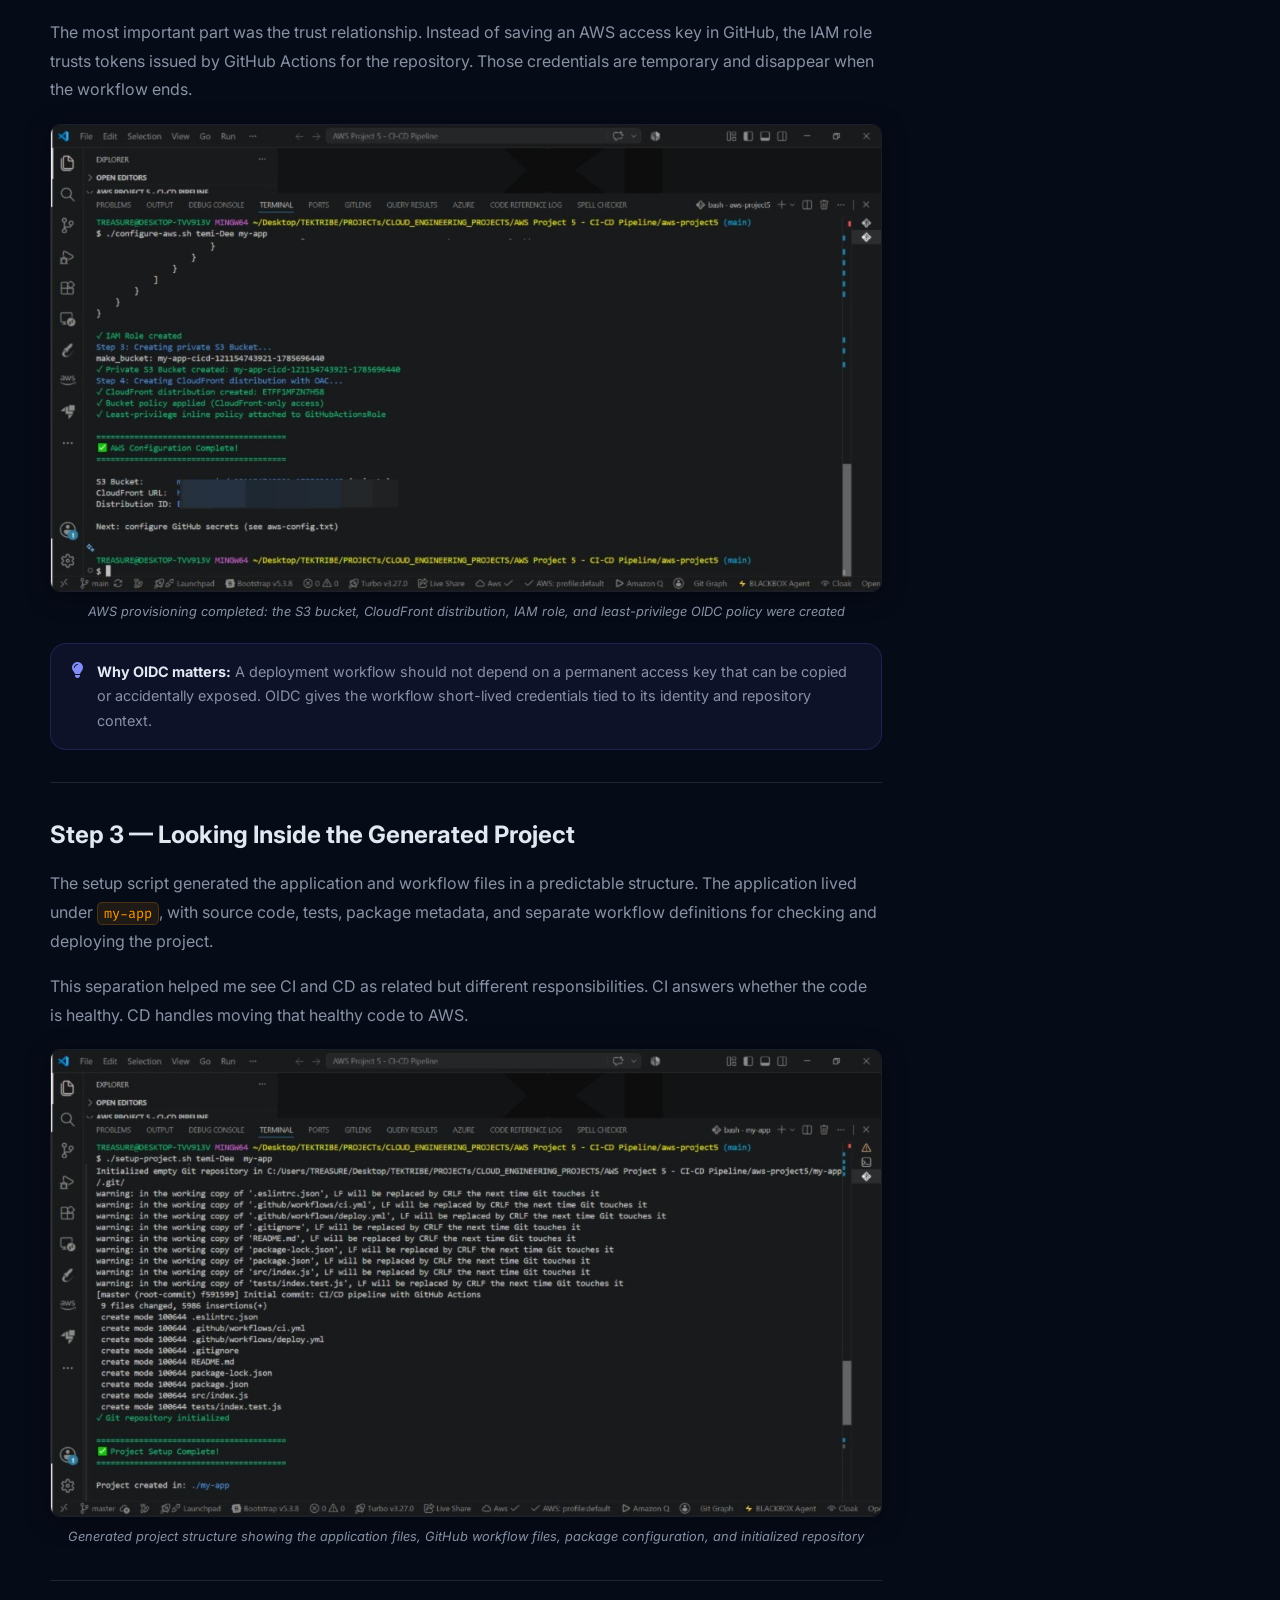
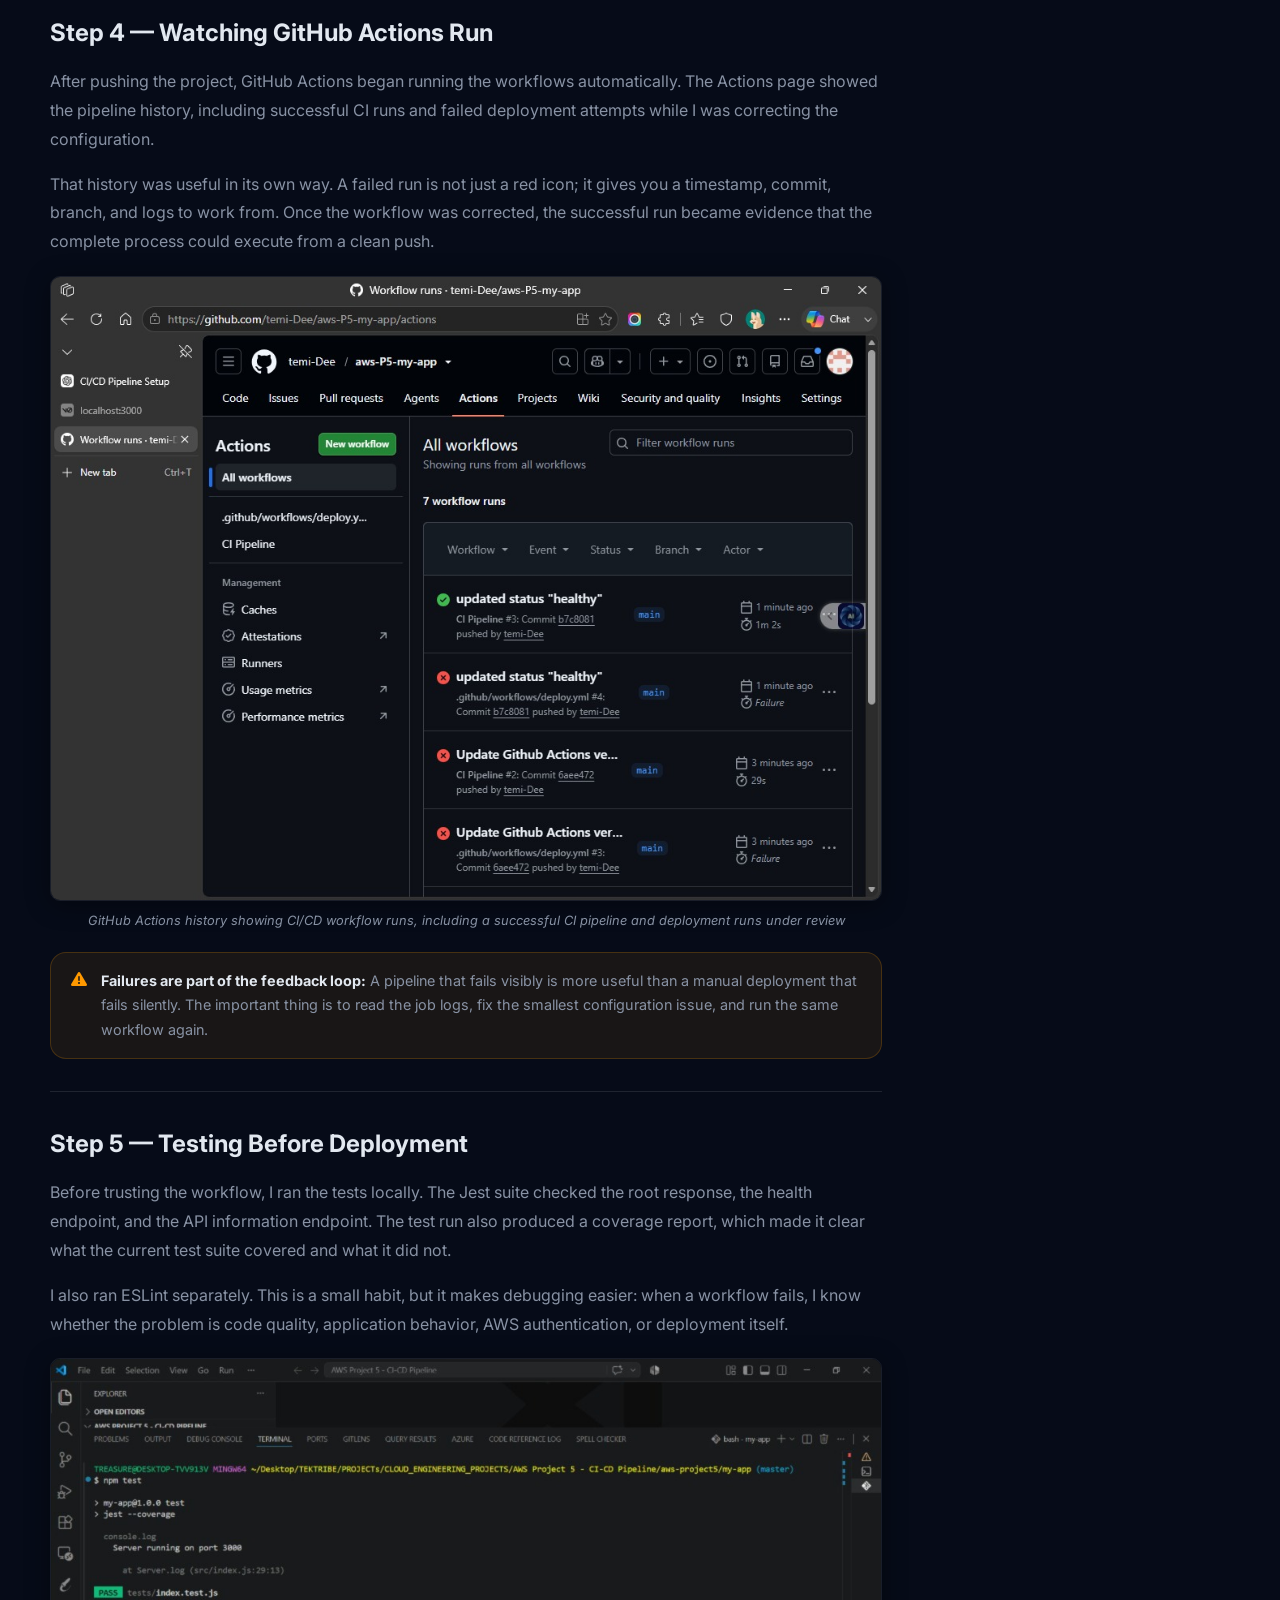
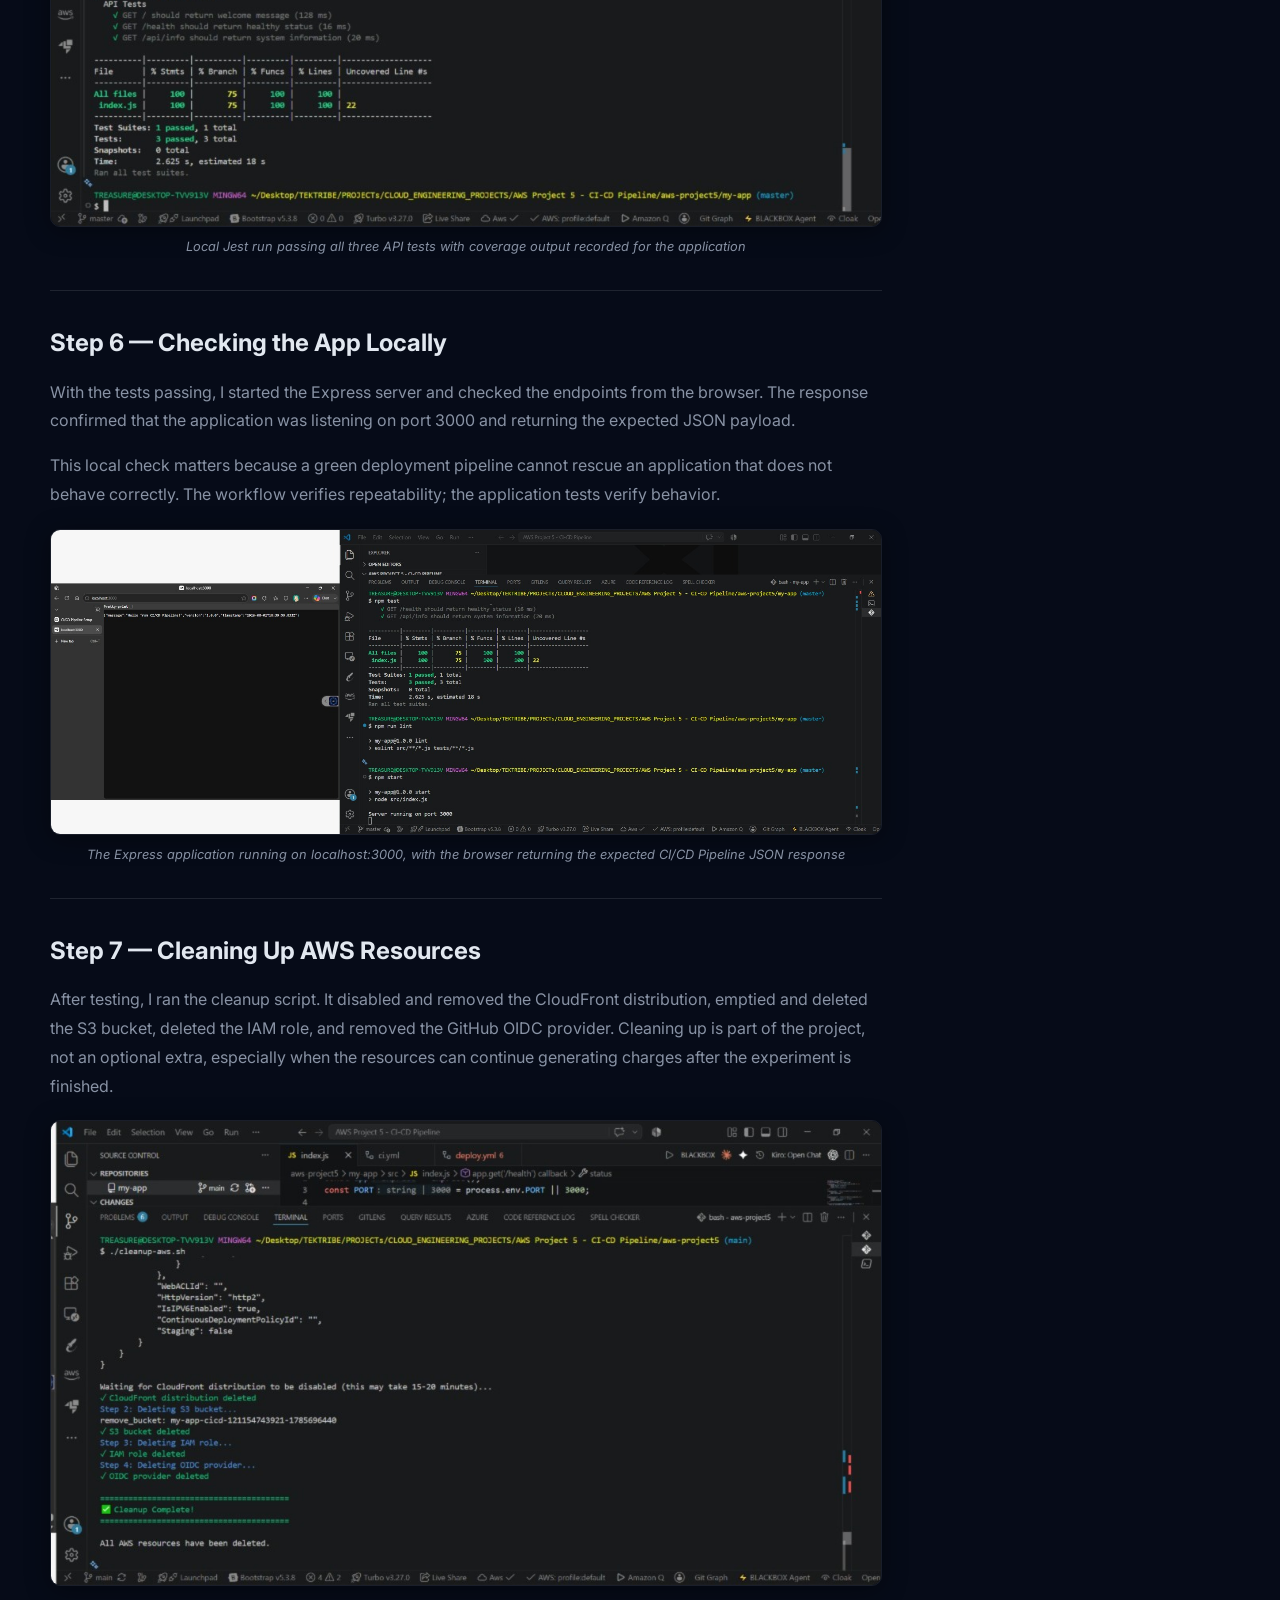
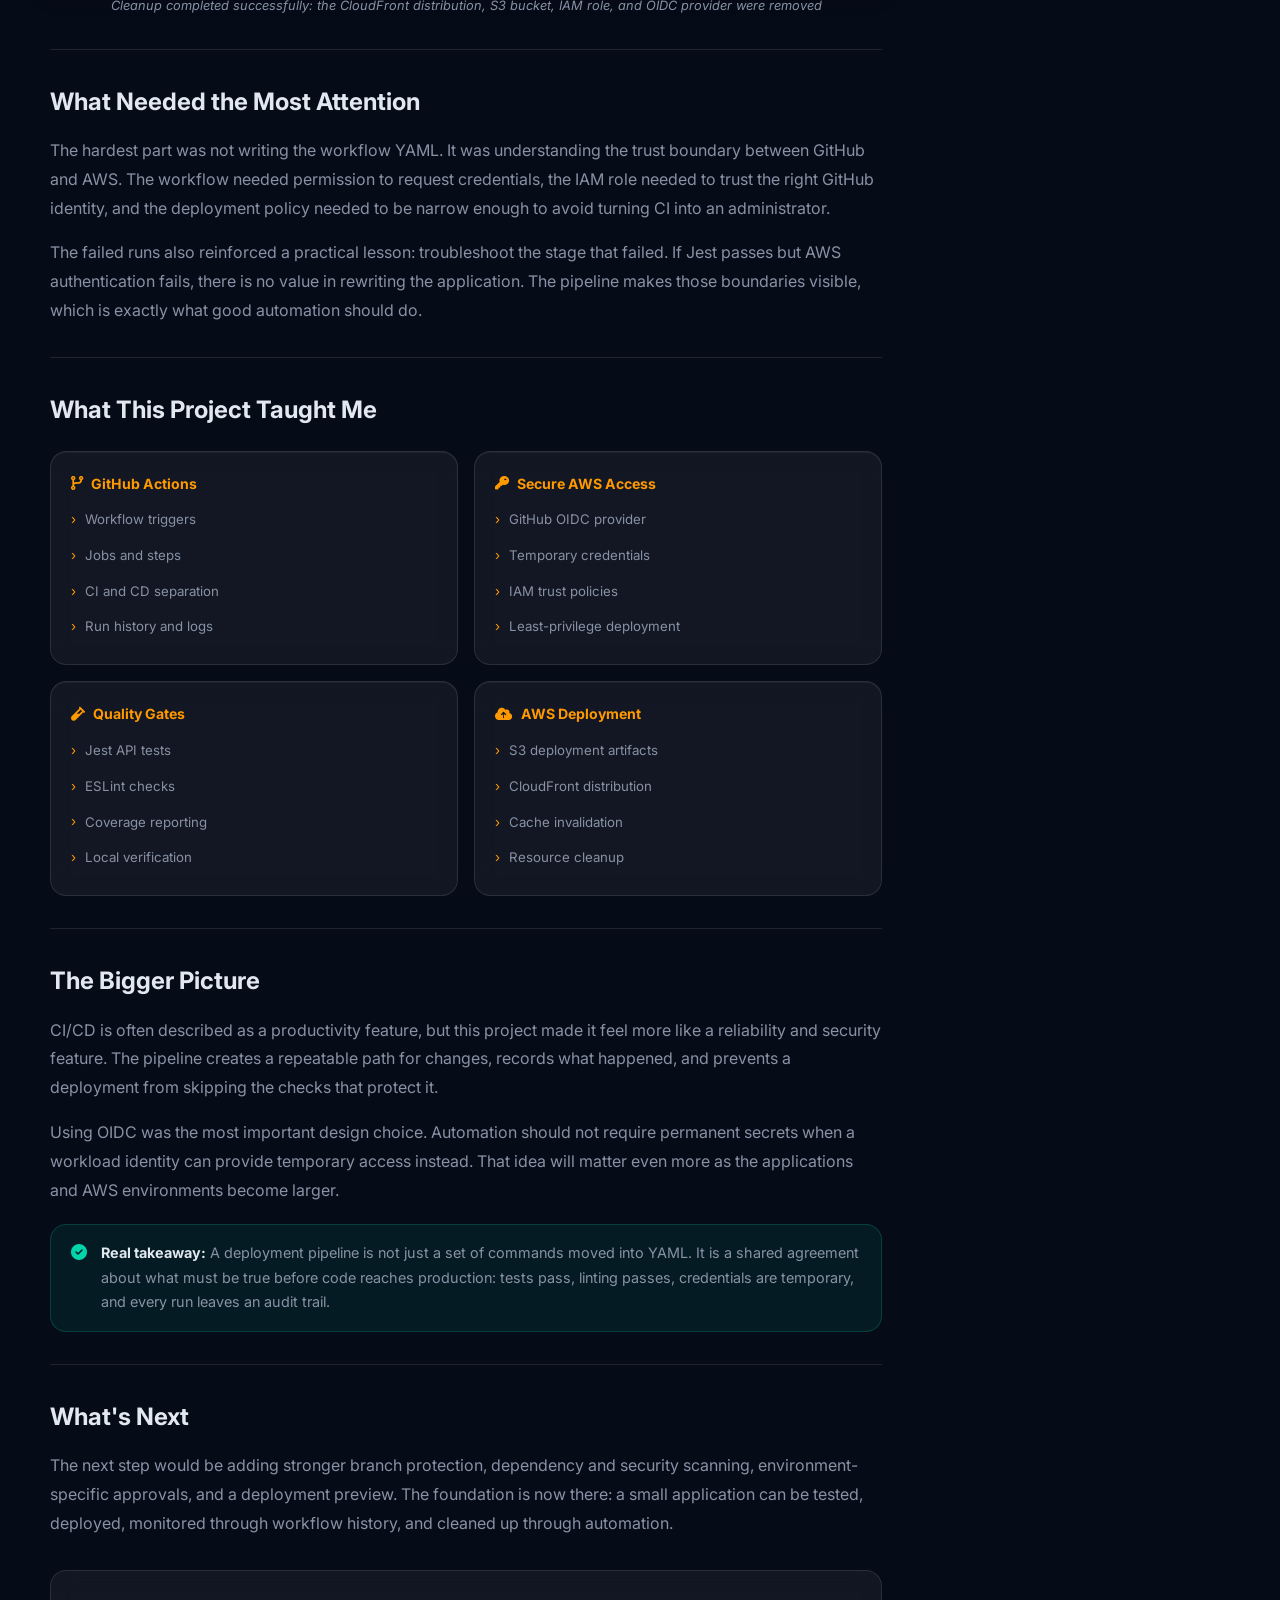
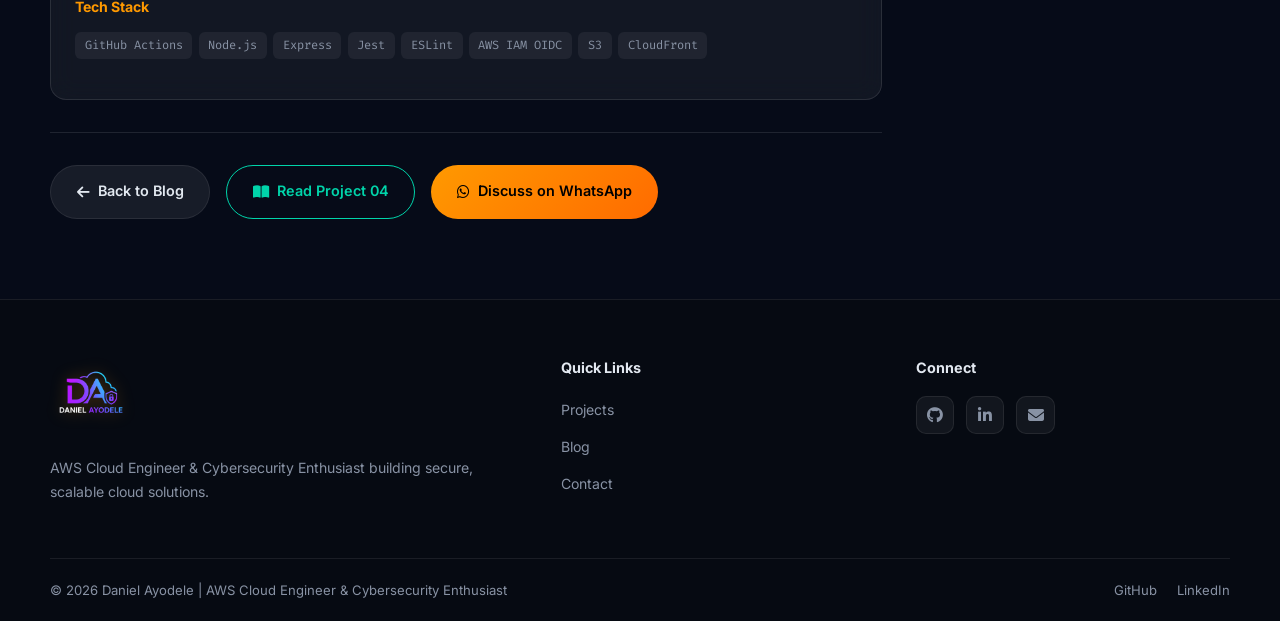
<file: blog/blog-post-5.html>
<!DOCTYPE html>
<html lang="en">

<head>
    <meta charset="UTF-8" />
    <meta name="viewport" content="width=device-width, initial-scale=1.0" />
    <title>CI/CD Pipeline with GitHub Actions | Daniel Ayodele</title>
    <meta name="description"
        content="How I built a CI/CD pipeline with GitHub Actions that tests a Node.js application, authenticates with AWS using OIDC, and deploys to S3 and CloudFront." />
    <link rel="preconnect" href="https://fonts.googleapis.com" />
    <link rel="preconnect" href="https://fonts.gstatic.com" crossorigin />
    <link
        href="https://fonts.googleapis.com/css2?family=Inter:wght@300;400;500;600;700&family=Fira+Code:wght@400;500&display=swap"
        rel="stylesheet" />
    <link rel="stylesheet" href="https://cdnjs.cloudflare.com/ajax/libs/font-awesome/6.5.0/css/all.min.css" />
    <link rel="icon" type="image/png" href="../assets/logo.png" />
    <link rel="stylesheet" href="../css/style.css" />
    <link rel="stylesheet" href="../css/blog.css" />
</head>

<body>

    <!-- ===== NAVBAR ===== -->
    <nav class="navbar" id="navbar">
        <div class="nav-container container">
            <a href="../index.html" class="nav-logo">
                <img src="../assets/logo.png" alt="Daniel Ayodele" class="nav-logo-img" />
                <span class="nav-tagline">AWS Cloud Engineer<span class="nav-tagline-sep">|</span>Cybersecurity</span>
            </a>
            <ul class="nav-links" id="navLinks">
                <li><a href="../index.html">Home</a></li>
                <li><a href="../index.html#projects">Projects</a></li>
                <li><a href="index.html" class="nav-active">Blog</a></li>
                <li><a href="../index.html#about">About</a></li>
                <li><a href="../contact.html">Contact</a></li>
            </ul>
            <div class="nav-actions">
                <button class="theme-toggle" id="themeToggle" aria-label="Toggle light mode">
                    <i class="fas fa-sun" id="themeIcon"></i>
                </button>
                <button class="hamburger" id="hamburger" aria-label="Toggle menu">
                    <span></span><span></span><span></span>
                </button>
            </div>
        </div>
    </nav>

    <!-- ===== ARTICLE HERO ===== -->
    <section class="article-hero">
        <div class="container article-hero-inner">
            <div class="article-meta-top">
                <span class="blog-cat-pill"><i class="fas fa-flask"></i> AWS LABS</span>
                <span class="article-read-time"><i class="fas fa-clock"></i> 12 min read</span>
            </div>
            <h1>Project 05 — CI/CD Pipeline with GitHub Actions</h1>
            <p class="article-subtitle">How I automated testing and deployment for a Node.js application with GitHub
                Actions,
                AWS OIDC authentication, S3, and CloudFront.</p>
            <div class="article-author">
                <img src="../assets/daniel.png" alt="Daniel Ayodele" class="author-avatar" />
                <div>
                    <strong>Daniel Ayodele</strong>
                    <span>AWS Cloud Engineer &amp; Cybersecurity Enthusiast</span>
                </div>
            </div>
            <div class="article-tags">
                <span>GitHub Actions</span><span>CI/CD</span><span>AWS
                    OIDC</span><span>S3</span><span>CloudFront</span><span>Node.js</span>
            </div>
        </div>
    </section>

    <!-- ===== ARTICLE BODY ===== -->
    <article class="article-body">
        <div class="container article-layout">

            <!-- Main Content -->
            <div class="article-content">

                <p class="article-lead">Projects 01 through 04 taught me how to build and connect AWS infrastructure.
                    Project 05
                    focused on what happens after the infrastructure exists: how code moves from my laptop to a deployed
                    environment without a manual checklist every time. I built a small Node.js API, added tests and
                    linting, then
                    connected GitHub Actions to AWS so every push could be checked automatically and a successful build
                    could be
                    deployed.</p>

                <hr class="article-divider" />

                <h2>The Problem I Wanted to Fix</h2>
                <p>Manual deployments are easy to accept when a project is small. Run the tests, copy the files, update
                    the
                    bucket, and hope nothing was forgotten. The problem is that this process depends on memory, and
                    memory is not
                    a very reliable deployment system.</p>
                <p>The goal here was simple: every change should go through the same steps. GitHub Actions would install
                    the
                    dependencies, run ESLint, run Jest, authenticate with AWS without storing long-lived access keys,
                    and deploy
                    only when the checks passed.</p>

                <hr class="article-divider" />

                <h2>Services and Technologies Used</h2>

                <div class="article-table-wrap">
                    <table class="article-table">
                        <thead>
                            <tr>
                                <th>Tool or Service</th>
                                <th>Purpose</th>
                            </tr>
                        </thead>
                        <tbody>
                            <tr>
                                <td><span class="code-inline">GitHub Actions</span></td>
                                <td>Runs the CI checks and deployment workflow on every push</td>
                            </tr>
                            <tr>
                                <td><span class="code-inline">AWS IAM OIDC</span></td>
                                <td>Lets GitHub Actions request temporary AWS credentials without stored access keys
                                </td>
                            </tr>
                            <tr>
                                <td><span class="code-inline">Amazon S3</span></td>
                                <td>Stores the deployment artifacts and serves the static site</td>
                            </tr>
                            <tr>
                                <td><span class="code-inline">Amazon CloudFront</span></td>
                                <td>Distributes the deployed content through a CDN</td>
                            </tr>
                            <tr>
                                <td><span class="code-inline">Node.js and Express</span></td>
                                <td>Provides the sample application and its API endpoints</td>
                            </tr>
                            <tr>
                                <td><span class="code-inline">Jest and ESLint</span></td>
                                <td>Tests the application and checks code quality before deployment</td>
                            </tr>
                        </tbody>
                    </table>
                </div>

                <hr class="article-divider" />

                <h2>How the Pipeline Fits Together</h2>

                <div class="code-block">
                    <div class="code-block-header"><span>CI/CD Flow</span></div>
                    <pre>Developer pushes to GitHub
        │
        ▼
GitHub Actions workflow starts
        │
        ├── Checkout source code
        ├── Install Node.js dependencies
        ├── Run ESLint
        └── Run Jest tests
                │
                ▼
        Request temporary AWS credentials through OIDC
                │
                ▼
        Deploy artifacts to Amazon S3
                │
                ▼
        Invalidate CloudFront cache</pre>
                </div>

                <hr class="article-divider" />

                <h2>Step 1 — Scaffolding the Application</h2>
                <p>I started with a setup script that created a small Express application, a Jest test suite, an ESLint
                    configuration, and the GitHub Actions workflow files. The point was not to build a complex product.
                    It was to
                    have enough real code for the pipeline to lint, test, and deploy.</p>
                <p>Running the script also initialized the local Git repository. Seeing the project files appear and the
                    first
                    test pass made the workflow feel tangible before AWS was involved.</p>

                <img src="../assets/images/blog/project 5/1.jpeg"
                    alt="Project 5 setup script completing tests and initializing Git" class="project-screenshot"
                    loading="lazy" />
                <p class="screenshot-caption">The setup script completed successfully: dependencies were installed,
                    tests passed, and the Git repository was initialized</p>

                <hr class="article-divider" />

                <h2>Step 2 — Provisioning the AWS Side</h2>
                <p>The AWS configuration script created the resources the workflow needed: an S3 bucket, a CloudFront
                    distribution, an IAM role for GitHub Actions, and the GitHub OIDC provider. It also attached a
                    focused inline
                    policy so the workflow could deploy without receiving broad administrator permissions.</p>
                <p>The most important part was the trust relationship. Instead of saving an AWS access key in GitHub,
                    the IAM
                    role trusts tokens issued by GitHub Actions for the repository. Those credentials are temporary and
                    disappear
                    when the workflow ends.</p>

                <img src="../assets/images/blog/project 5/2.jpeg"
                    alt="AWS configuration script completing S3, CloudFront, IAM, and OIDC setup"
                    class="project-screenshot" loading="lazy" />
                <p class="screenshot-caption">AWS provisioning completed: the S3 bucket, CloudFront distribution, IAM
                    role, and least-privilege OIDC policy were created</p>

                <div class="article-callout info">
                    <i class="fas fa-lightbulb"></i>
                    <div><strong>Why OIDC matters:</strong> A deployment workflow should not depend on a permanent
                        access key that
                        can be copied or accidentally exposed. OIDC gives the workflow short-lived credentials tied to
                        its identity
                        and repository context.</div>
                </div>

                <hr class="article-divider" />

                <h2>Step 3 — Looking Inside the Generated Project</h2>
                <p>The setup script generated the application and workflow files in a predictable structure. The
                    application
                    lived under <span class="code-inline">my-app</span>, with source code, tests, package metadata, and
                    separate
                    workflow definitions for checking and deploying the project.</p>
                <p>This separation helped me see CI and CD as related but different responsibilities. CI answers whether
                    the
                    code is healthy. CD handles moving that healthy code to AWS.</p>

                <img src="../assets/images/blog/project 5/3.jpeg"
                    alt="Generated Node.js application files and Git repository initialization"
                    class="project-screenshot" loading="lazy" />
                <p class="screenshot-caption">Generated project structure showing the application files, GitHub workflow
                    files, package configuration, and initialized repository</p>

                <hr class="article-divider" />

                <h2>Step 4 — Watching GitHub Actions Run</h2>
                <p>After pushing the project, GitHub Actions began running the workflows automatically. The Actions page
                    showed
                    the pipeline history, including successful CI runs and failed deployment attempts while I was
                    correcting the
                    configuration.</p>
                <p>That history was useful in its own way. A failed run is not just a red icon; it gives you a
                    timestamp, commit,
                    branch, and logs to work from. Once the workflow was corrected, the successful run became evidence
                    that the
                    complete process could execute from a clean push.</p>

                <img src="../assets/images/blog/project 5/4.jpeg"
                    alt="GitHub Actions workflow runs for the Project 5 repository" class="project-screenshot"
                    loading="lazy" />
                <p class="screenshot-caption">GitHub Actions history showing CI/CD workflow runs, including a successful
                    CI pipeline and deployment runs under review</p>

                <div class="article-callout warning">
                    <i class="fas fa-triangle-exclamation"></i>
                    <div><strong>Failures are part of the feedback loop:</strong> A pipeline that fails visibly is more
                        useful than
                        a manual deployment that fails silently. The important thing is to read the job logs, fix the
                        smallest
                        configuration issue, and run the same workflow again.</div>
                </div>

                <hr class="article-divider" />

                <h2>Step 5 — Testing Before Deployment</h2>
                <p>Before trusting the workflow, I ran the tests locally. The Jest suite checked the root response, the
                    health
                    endpoint, and the API information endpoint. The test run also produced a coverage report, which made
                    it clear
                    what the current test suite covered and what it did not.</p>
                <p>I also ran ESLint separately. This is a small habit, but it makes debugging easier: when a workflow
                    fails, I
                    know whether the problem is code quality, application behavior, AWS authentication, or deployment
                    itself.</p>

                <img src="../assets/images/blog/project 5/5.jpeg"
                    alt="Jest tests passing with coverage output for the Node.js application" class="project-screenshot"
                    loading="lazy" />
                <p class="screenshot-caption">Local Jest run passing all three API tests with coverage output recorded
                    for the application</p>

                <hr class="article-divider" />

                <h2>Step 6 — Checking the App Locally</h2>
                <p>With the tests passing, I started the Express server and checked the endpoints from the browser. The
                    response
                    confirmed that the application was listening on port 3000 and returning the expected JSON payload.
                </p>
                <p>This local check matters because a green deployment pipeline cannot rescue an application that does
                    not behave
                    correctly. The workflow verifies repeatability; the application tests verify behavior.</p>

                <img src="../assets/images/blog/project 5/7.jpeg"
                    alt="Node.js application running locally and returning a JSON response" class="project-screenshot"
                    loading="lazy" />
                <p class="screenshot-caption">The Express application running on localhost:3000, with the browser
                    returning the expected CI/CD Pipeline JSON response</p>

                <hr class="article-divider" />

                <h2>Step 7 — Cleaning Up AWS Resources</h2>
                <p>After testing, I ran the cleanup script. It disabled and removed the CloudFront distribution, emptied
                    and deleted
                    the S3 bucket, deleted the IAM role, and removed the GitHub OIDC provider. Cleaning up is part of
                    the project,
                    not an optional extra, especially when the resources can continue generating charges after the
                    experiment is
                    finished.</p>

                <img src="../assets/images/blog/project 5/6.jpeg"
                    alt="AWS cleanup script removing CloudFront, S3, IAM, and OIDC resources" class="project-screenshot"
                    loading="lazy" />
                <p class="screenshot-caption">Cleanup completed successfully: the CloudFront distribution, S3 bucket,
                    IAM role, and OIDC provider were removed</p>

                <hr class="article-divider" />

                <h2>What Needed the Most Attention</h2>
                <p>The hardest part was not writing the workflow YAML. It was understanding the trust boundary between
                    GitHub and
                    AWS. The workflow needed permission to request credentials, the IAM role needed to trust the right
                    GitHub
                    identity, and the deployment policy needed to be narrow enough to avoid turning CI into an
                    administrator.</p>
                <p>The failed runs also reinforced a practical lesson: troubleshoot the stage that failed. If Jest
                    passes but AWS
                    authentication fails, there is no value in rewriting the application. The pipeline makes those
                    boundaries
                    visible, which is exactly what good automation should do.</p>

                <hr class="article-divider" />

                <h2>What This Project Taught Me</h2>

                <div class="skills-gained-grid">
                    <div class="skills-gained-card">
                        <h4><i class="fas fa-code-branch"></i> GitHub Actions</h4>
                        <ul>
                            <li>Workflow triggers</li>
                            <li>Jobs and steps</li>
                            <li>CI and CD separation</li>
                            <li>Run history and logs</li>
                        </ul>
                    </div>
                    <div class="skills-gained-card">
                        <h4><i class="fas fa-key"></i> Secure AWS Access</h4>
                        <ul>
                            <li>GitHub OIDC provider</li>
                            <li>Temporary credentials</li>
                            <li>IAM trust policies</li>
                            <li>Least-privilege deployment</li>
                        </ul>
                    </div>
                    <div class="skills-gained-card">
                        <h4><i class="fas fa-vial"></i> Quality Gates</h4>
                        <ul>
                            <li>Jest API tests</li>
                            <li>ESLint checks</li>
                            <li>Coverage reporting</li>
                            <li>Local verification</li>
                        </ul>
                    </div>
                    <div class="skills-gained-card">
                        <h4><i class="fas fa-cloud-arrow-up"></i> AWS Deployment</h4>
                        <ul>
                            <li>S3 deployment artifacts</li>
                            <li>CloudFront distribution</li>
                            <li>Cache invalidation</li>
                            <li>Resource cleanup</li>
                        </ul>
                    </div>
                </div>

                <hr class="article-divider" />

                <h2>The Bigger Picture</h2>
                <p>CI/CD is often described as a productivity feature, but this project made it feel more like a
                    reliability and
                    security feature. The pipeline creates a repeatable path for changes, records what happened, and
                    prevents a
                    deployment from skipping the checks that protect it.</p>
                <p>Using OIDC was the most important design choice. Automation should not require permanent secrets when
                    a
                    workload identity can provide temporary access instead. That idea will matter even more as the
                    applications and
                    AWS environments become larger.</p>

                <div class="article-callout success">
                    <i class="fas fa-circle-check"></i>
                    <div><strong>Real takeaway:</strong> A deployment pipeline is not just a set of commands moved into
                        YAML. It is
                        a shared agreement about what must be true before code reaches production: tests pass, linting
                        passes,
                        credentials are temporary, and every run leaves an audit trail.</div>
                </div>

                <hr class="article-divider" />

                <h2>What's Next</h2>
                <p>The next step would be adding stronger branch protection, dependency and security scanning,
                    environment-specific
                    approvals, and a deployment preview. The foundation is now there: a small application can be tested,
                    deployed,
                    monitored through workflow history, and cleaned up through automation.</p>

                <!-- Tech Stack Summary -->
                <div class="article-tech-stack">
                    <h4>Tech Stack</h4>
                    <div class="card-tech">
                        <span>GitHub Actions</span><span>Node.js</span><span>Express</span><span>Jest</span>
                        <span>ESLint</span><span>AWS IAM OIDC</span><span>S3</span><span>CloudFront</span>
                    </div>
                </div>

                <!-- Article Footer Actions -->
                <div class="article-footer-actions">
                    <a href="index.html" class="btn btn-ghost"><i class="fas fa-arrow-left"></i> Back to Blog</a>
                    <a href="blog-post-4.html" class="btn btn-outline"><i class="fas fa-book-open"></i> Read Project
                        04</a>
                    <a href="https://wa.me/2349039062561?text=Hi%20Daniel!%20I%20read%20your%20CI%2FCD%20article%20and%20would%20like%20to%20connect."
                        target="_blank" rel="noopener" class="btn btn-primary">
                        <i class="fab fa-whatsapp"></i> Discuss on WhatsApp
                    </a>
                </div>

            </div>

            <!-- Sidebar TOC -->
            <aside class="article-sidebar">
                <div class="toc-card">
                    <h4><i class="fas fa-list"></i> Table of Contents</h4>
                    <ol class="toc-list">
                        <li><a href="#" onclick="return false;">Project Overview</a></li>
                        <li><a href="#" onclick="return false;">Services Used</a></li>
                        <li><a href="#" onclick="return false;">CI/CD Flow</a></li>
                        <li><a href="#" onclick="return false;">Step 1 — Application Setup</a></li>
                        <li><a href="#" onclick="return false;">Step 2 — AWS Provisioning</a></li>
                        <li><a href="#" onclick="return false;">Step 3 — Project Structure</a></li>
                        <li><a href="#" onclick="return false;">Step 4 — GitHub Actions</a></li>
                        <li><a href="#" onclick="return false;">Step 5 — Testing</a></li>
                        <li><a href="#" onclick="return false;">Step 6 — Local Verification</a></li>
                        <li><a href="#" onclick="return false;">Step 7 — Cleanup</a></li>
                        <li><a href="#" onclick="return false;">What I Learned</a></li>
                        <li><a href="#" onclick="return false;">What's Next</a></li>
                    </ol>
                </div>

                <div class="author-card">
                    <img src="../assets/daniel.png" alt="Daniel Ayodele" class="author-card-avatar" />
                    <h4>Daniel Ayodele</h4>
                    <p>AWS Cloud Engineer &amp; Cybersecurity Enthusiast documenting my cloud journey one project at a
                        time.</p>
                    <div class="author-socials">
                        <a href="https://www.linkedin.com/in/danielayodele0420/" target="_blank" rel="noopener"><i
                                class="fab fa-linkedin-in"></i></a>
                        <a href="https://github.com/temi-Dee" target="_blank" rel="noopener"><i
                                class="fab fa-github"></i></a>
                        <a href="mailto:ayodeledaniel0240@gmail.com"><i class="fas fa-envelope"></i></a>
                    </div>
                </div>
            </aside>

        </div>
    </article>

    <!-- ===== FOOTER ===== -->
    <footer class="footer">
        <div class="container footer-inner">
            <div class="footer-brand">
                <a href="../index.html" class="nav-logo">
                    <img src="../assets/logo.png" alt="Daniel Ayodele" class="nav-logo-img" />
                </a>
                <p>AWS Cloud Engineer &amp; Cybersecurity Enthusiast building secure, scalable cloud solutions.</p>
            </div>
            <div class="footer-nav">
                <h4>Quick Links</h4>
                <ul>
                    <li><a href="../index.html#projects">Projects</a></li>
                    <li><a href="index.html">Blog</a></li>
                    <li><a href="../contact.html">Contact</a></li>
                </ul>
            </div>
            <div class="footer-connect">
                <h4>Connect</h4>
                <div class="footer-socials">
                    <a href="https://github.com/temi-Dee" target="_blank" rel="noopener" aria-label="GitHub"><i
                            class="fab fa-github"></i></a>
                    <a href="https://www.linkedin.com/in/danielayodele0420/" target="_blank" rel="noopener"
                        aria-label="LinkedIn"><i class="fab fa-linkedin-in"></i></a>
                    <a href="mailto:ayodeledaniel0240@gmail.com" aria-label="Email"><i class="fas fa-envelope"></i></a>
                </div>
            </div>
        </div>
        <div class="footer-bottom container">
            <p>&copy; 2026 Daniel Ayodele | AWS Cloud Engineer &amp; Cybersecurity Enthusiast</p>
            <div class="footer-links">
                <a href="https://github.com/temi-Dee" target="_blank" rel="noopener">GitHub</a>
                <a href="https://www.linkedin.com/in/danielayodele0420/" target="_blank" rel="noopener">LinkedIn</a>
            </div>
        </div>
    </footer>

    <!-- WhatsApp Float -->
    <a href="https://wa.me/2349039062561?text=Hi%20Daniel!%20I%20found%20your%20portfolio%20and%20would%20like%20to%20connect."
        class="wa-float" target="_blank" rel="noopener" aria-label="Chat on WhatsApp">
        <i class="fab fa-whatsapp"></i>
        <span class="wa-tooltip">Chat on WhatsApp</span>
    </a>

    <script src="../js/script.js"></script>
    <script src="../js/blog.js"></script>
</body>

</html>
</file>
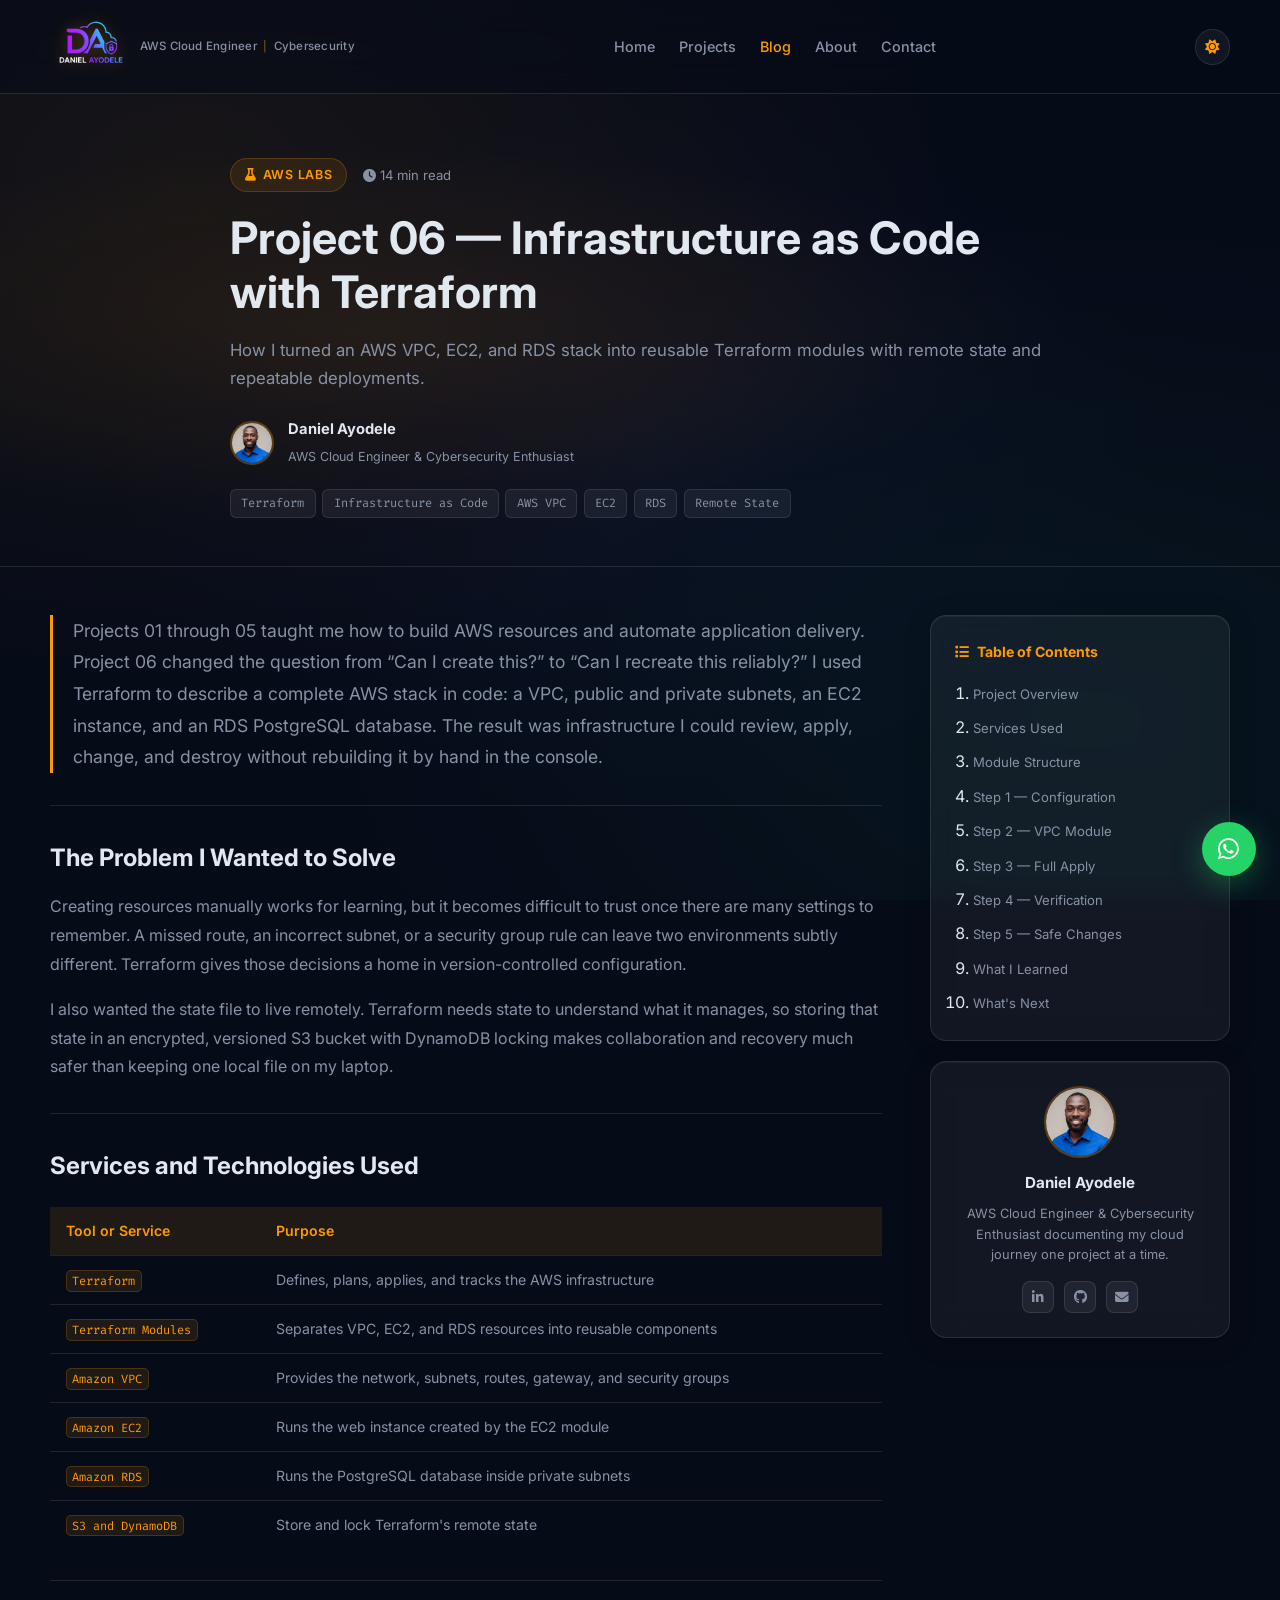
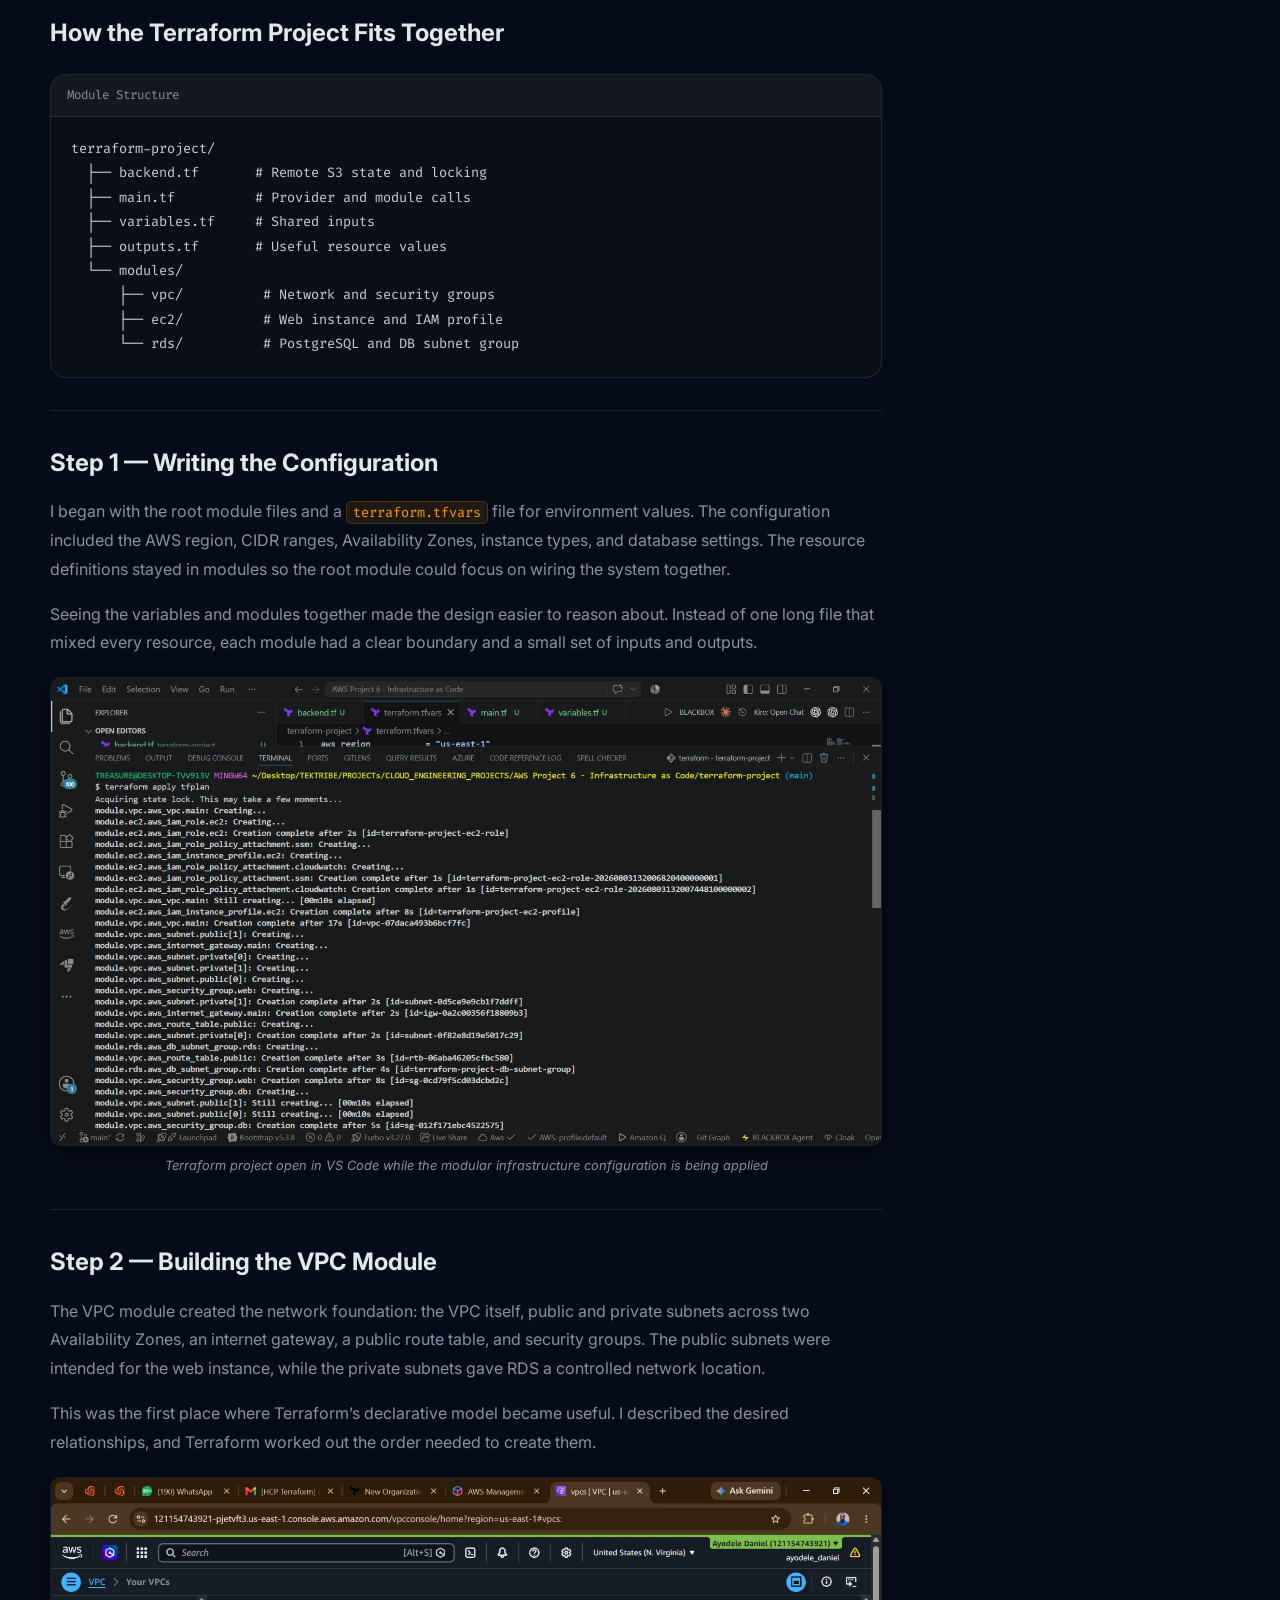
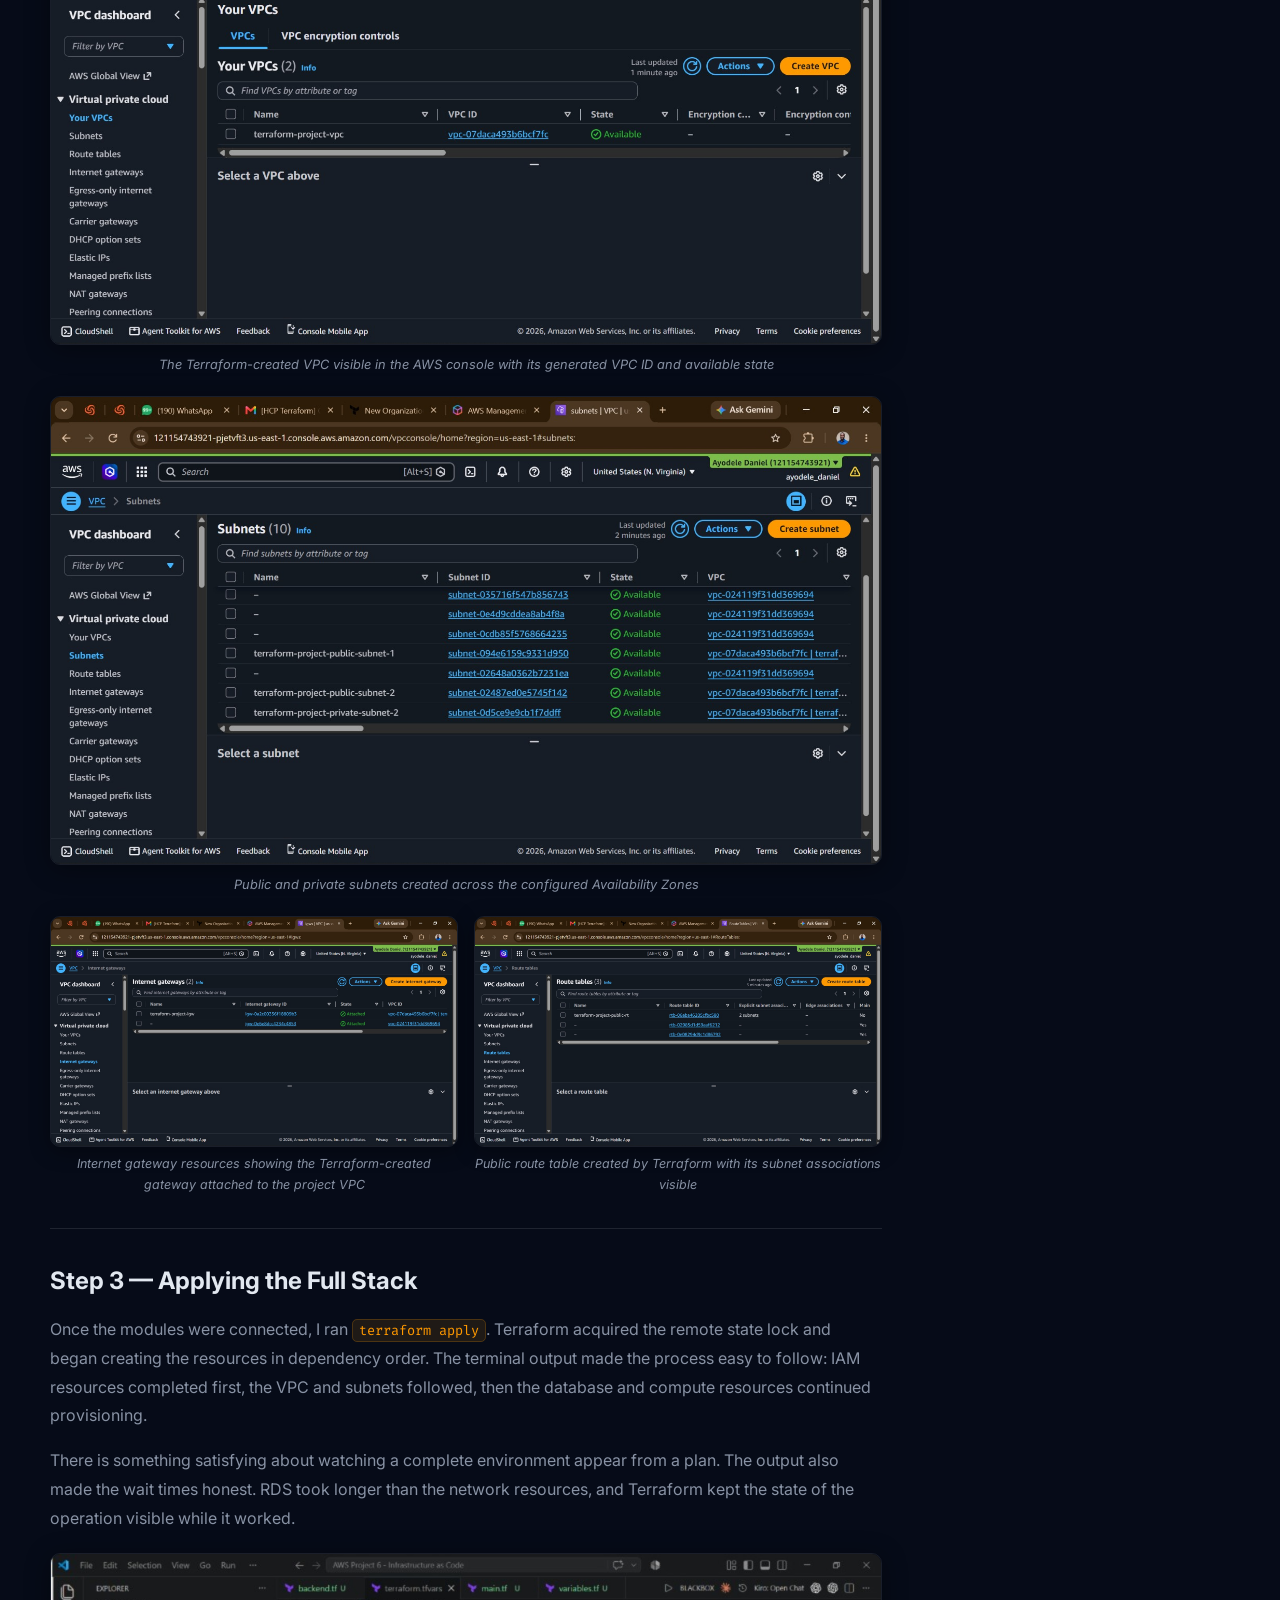
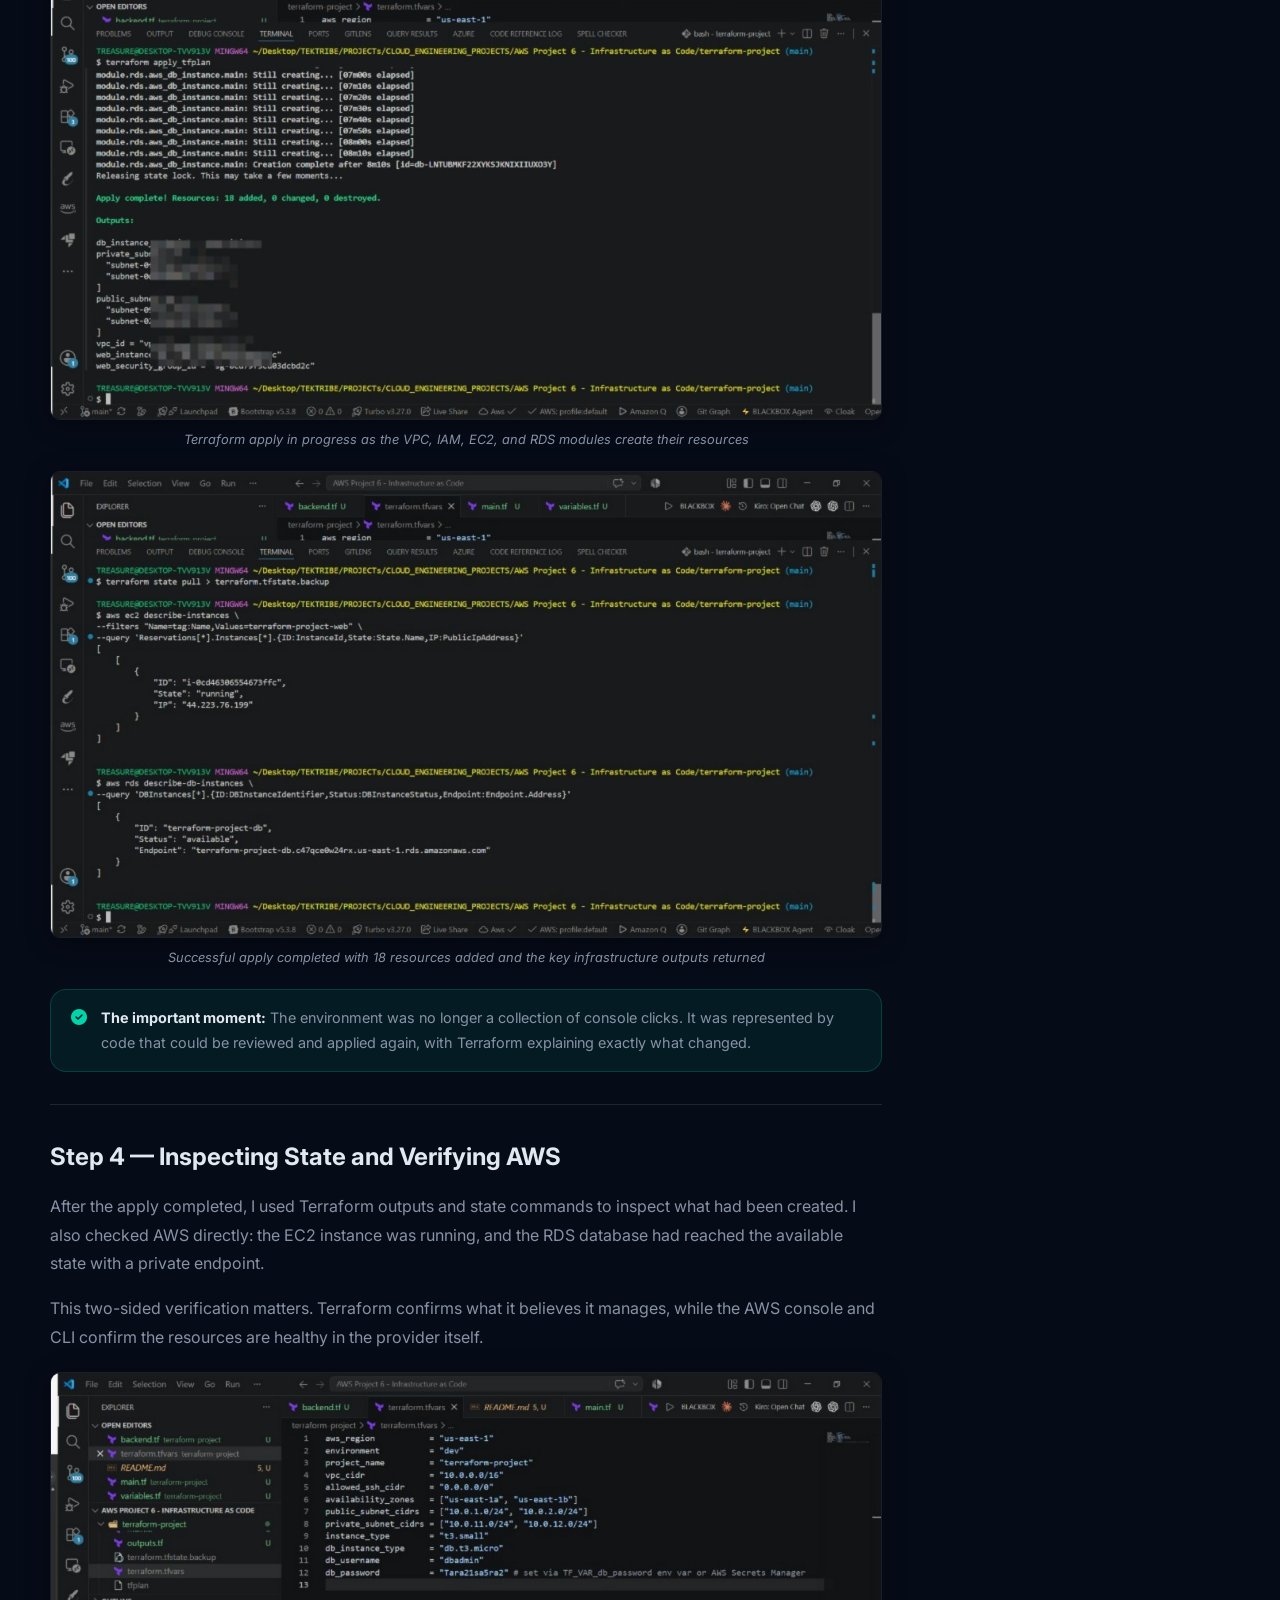
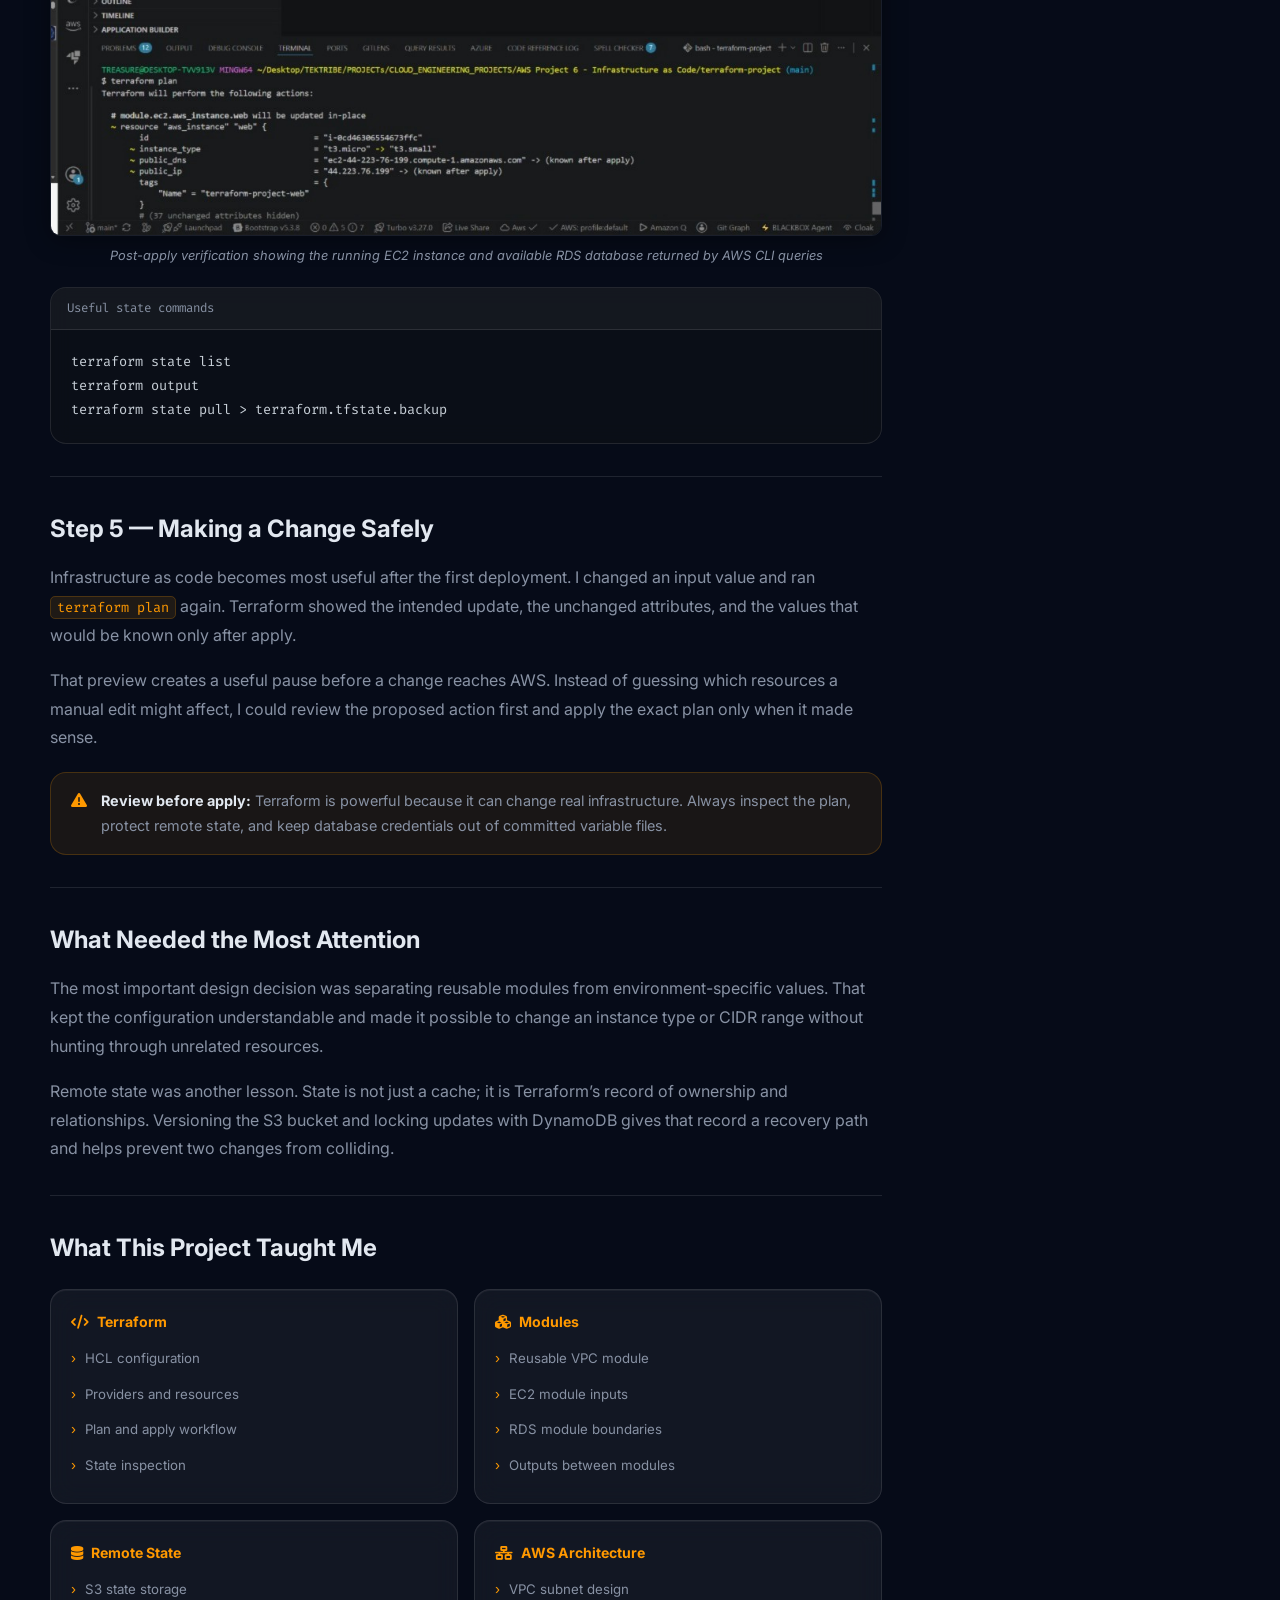
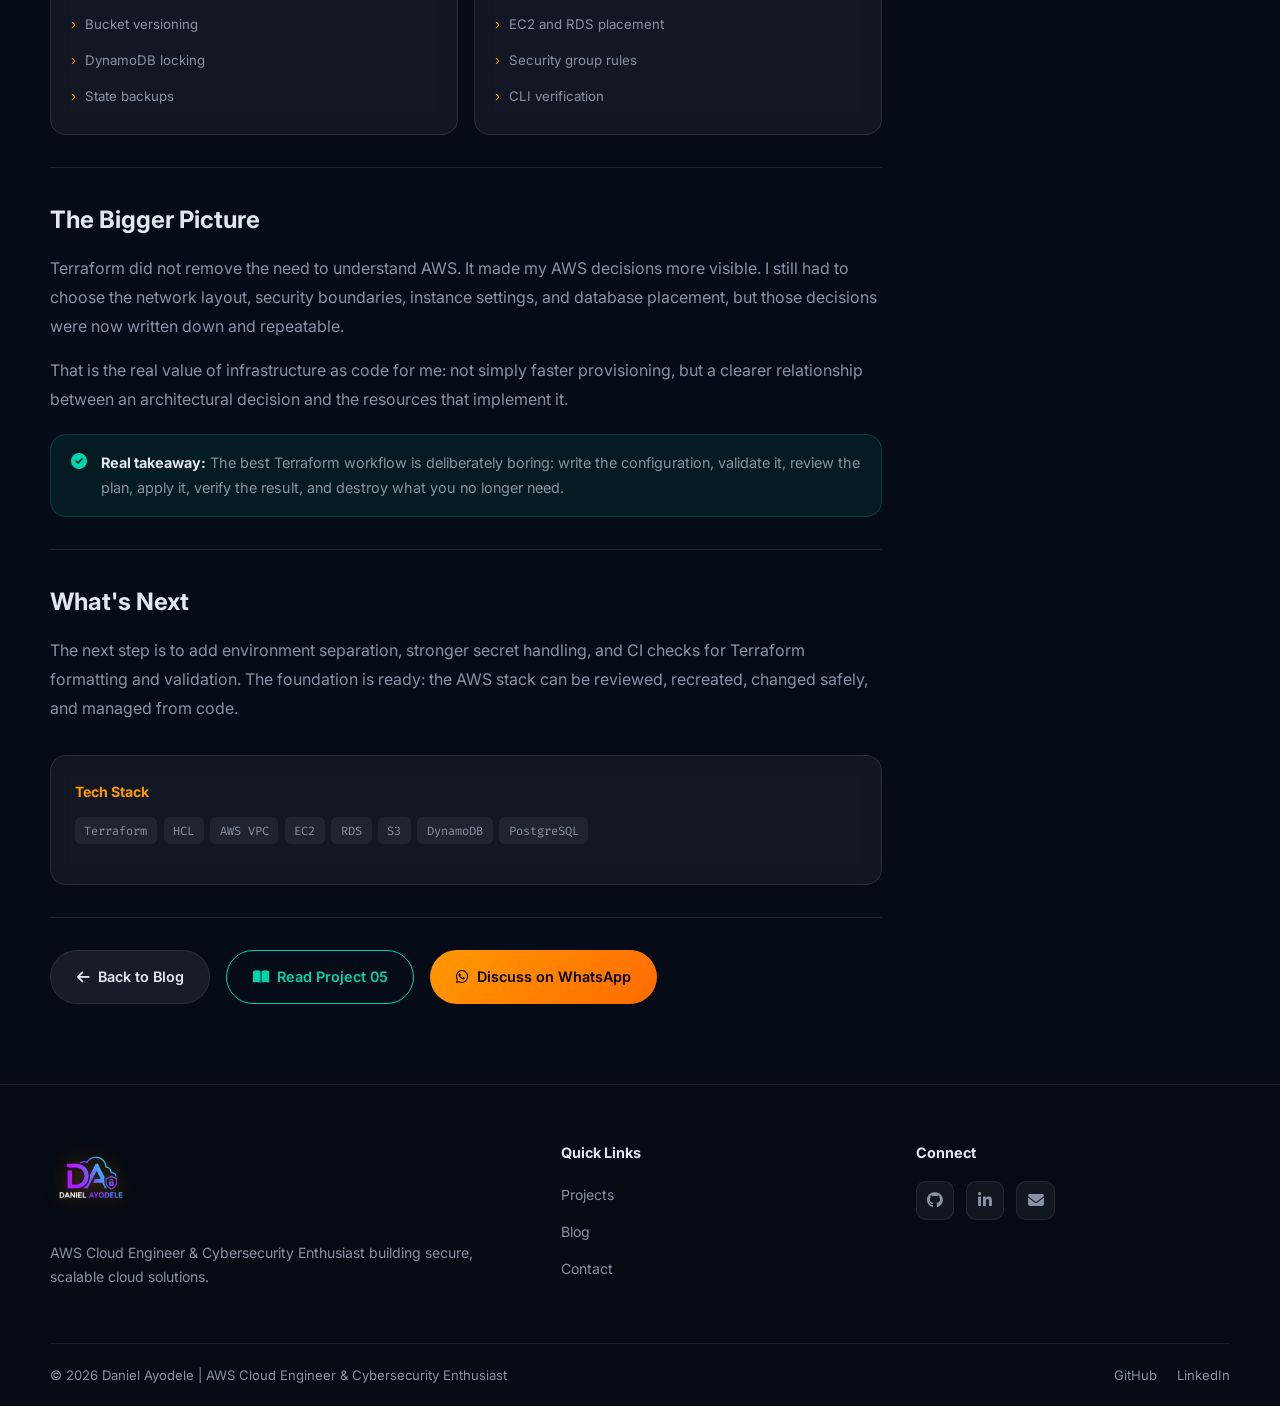
<file: blog/blog-post-6.html>
<!DOCTYPE html>
<html lang="en">

<head>
    <meta charset="UTF-8" />
    <meta name="viewport" content="width=device-width, initial-scale=1.0" />
    <title>Infrastructure as Code with Terraform | Daniel Ayodele</title>
    <meta name="description"
        content="How I used Terraform modules and remote state to provision an AWS VPC, EC2 instance, and RDS PostgreSQL database as reusable infrastructure as code." />
    <link rel="preconnect" href="https://fonts.googleapis.com" />
    <link rel="preconnect" href="https://fonts.gstatic.com" crossorigin />
    <link
        href="https://fonts.googleapis.com/css2?family=Inter:wght@300;400;500;600;700&family=Fira+Code:wght@400;500&display=swap"
        rel="stylesheet" />
    <link rel="stylesheet" href="https://cdnjs.cloudflare.com/ajax/libs/font-awesome/6.5.0/css/all.min.css" />
    <link rel="icon" type="image/png" href="../assets/logo.png" />
    <link rel="stylesheet" href="../css/style.css" />
    <link rel="stylesheet" href="../css/blog.css" />
</head>

<body>

    <!-- ===== NAVBAR ===== -->
    <nav class="navbar" id="navbar">
        <div class="nav-container container">
            <a href="../index.html" class="nav-logo">
                <img src="../assets/logo.png" alt="Daniel Ayodele" class="nav-logo-img" />
                <span class="nav-tagline">AWS Cloud Engineer<span class="nav-tagline-sep">|</span>Cybersecurity</span>
            </a>
            <ul class="nav-links" id="navLinks">
                <li><a href="../index.html">Home</a></li>
                <li><a href="../index.html#projects">Projects</a></li>
                <li><a href="index.html" class="nav-active">Blog</a></li>
                <li><a href="../index.html#about">About</a></li>
                <li><a href="../contact.html">Contact</a></li>
            </ul>
            <div class="nav-actions">
                <button class="theme-toggle" id="themeToggle" aria-label="Toggle light mode">
                    <i class="fas fa-sun" id="themeIcon"></i>
                </button>
                <button class="hamburger" id="hamburger" aria-label="Toggle menu">
                    <span></span><span></span><span></span>
                </button>
            </div>
        </div>
    </nav>

    <!-- ===== ARTICLE HERO ===== -->
    <section class="article-hero">
        <div class="container article-hero-inner">
            <div class="article-meta-top">
                <span class="blog-cat-pill"><i class="fas fa-flask"></i> AWS LABS</span>
                <span class="article-read-time"><i class="fas fa-clock"></i> 14 min read</span>
            </div>
            <h1>Project 06 — Infrastructure as Code with Terraform</h1>
            <p class="article-subtitle">How I turned an AWS VPC, EC2, and RDS stack into reusable Terraform modules with
                remote state and repeatable deployments.</p>
            <div class="article-author">
                <img src="../assets/daniel.png" alt="Daniel Ayodele" class="author-avatar" />
                <div>
                    <strong>Daniel Ayodele</strong>
                    <span>AWS Cloud Engineer &amp; Cybersecurity Enthusiast</span>
                </div>
            </div>
            <div class="article-tags">
                <span>Terraform</span><span>Infrastructure as Code</span><span>AWS
                    VPC</span><span>EC2</span><span>RDS</span><span>Remote State</span>
            </div>
        </div>
    </section>

    <!-- ===== ARTICLE BODY ===== -->
    <article class="article-body">
        <div class="container article-layout">

            <!-- Main Content -->
            <div class="article-content">

                <p class="article-lead">Projects 01 through 05 taught me how to build AWS resources and automate
                    application delivery. Project 06 changed the question from “Can I create this?” to “Can I recreate
                    this reliably?” I used Terraform to describe a complete AWS stack in code: a VPC, public and private
                    subnets, an EC2 instance, and an RDS PostgreSQL database. The result was infrastructure I could
                    review, apply, change, and destroy without rebuilding it by hand in the console.</p>

                <hr class="article-divider" />

                <h2>The Problem I Wanted to Solve</h2>
                <p>Creating resources manually works for learning, but it becomes difficult to trust once there are many
                    settings to remember. A missed route, an incorrect subnet, or a security group rule can leave two
                    environments subtly different. Terraform gives those decisions a home in version-controlled
                    configuration.</p>
                <p>I also wanted the state file to live remotely. Terraform needs state to understand what it manages,
                    so storing that state in an encrypted, versioned S3 bucket with DynamoDB locking makes collaboration
                    and recovery much safer than keeping one local file on my laptop.</p>

                <hr class="article-divider" />

                <h2>Services and Technologies Used</h2>

                <div class="article-table-wrap">
                    <table class="article-table">
                        <thead>
                            <tr>
                                <th>Tool or Service</th>
                                <th>Purpose</th>
                            </tr>
                        </thead>
                        <tbody>
                            <tr>
                                <td><span class="code-inline">Terraform</span></td>
                                <td>Defines, plans, applies, and tracks the AWS infrastructure</td>
                            </tr>
                            <tr>
                                <td><span class="code-inline">Terraform Modules</span></td>
                                <td>Separates VPC, EC2, and RDS resources into reusable components</td>
                            </tr>
                            <tr>
                                <td><span class="code-inline">Amazon VPC</span></td>
                                <td>Provides the network, subnets, routes, gateway, and security groups</td>
                            </tr>
                            <tr>
                                <td><span class="code-inline">Amazon EC2</span></td>
                                <td>Runs the web instance created by the EC2 module</td>
                            </tr>
                            <tr>
                                <td><span class="code-inline">Amazon RDS</span></td>
                                <td>Runs the PostgreSQL database inside private subnets</td>
                            </tr>
                            <tr>
                                <td><span class="code-inline">S3 and DynamoDB</span></td>
                                <td>Store and lock Terraform's remote state</td>
                            </tr>
                        </tbody>
                    </table>
                </div>

                <hr class="article-divider" />

                <h2>How the Terraform Project Fits Together</h2>

                <div class="code-block">
                    <div class="code-block-header"><span>Module Structure</span></div>
                    <pre>terraform-project/
  ├── backend.tf       # Remote S3 state and locking
  ├── main.tf          # Provider and module calls
  ├── variables.tf     # Shared inputs
  ├── outputs.tf       # Useful resource values
  └── modules/
      ├── vpc/          # Network and security groups
      ├── ec2/          # Web instance and IAM profile
      └── rds/          # PostgreSQL and DB subnet group</pre>
                </div>

                <hr class="article-divider" />

                <h2>Step 1 — Writing the Configuration</h2>
                <p>I began with the root module files and a <span class="code-inline">terraform.tfvars</span> file for
                    environment values. The configuration included the AWS region, CIDR ranges, Availability Zones,
                    instance types, and database settings. The resource definitions stayed in modules so the root module
                    could focus on wiring the system together.</p>
                <p>Seeing the variables and modules together made the design easier to reason about. Instead of one long
                    file that mixed every resource, each module had a clear boundary and a small set of inputs and
                    outputs.</p>

                <img src="../assets/images/blog/project 6/1.jpeg"
                    alt="Terraform project files and terminal showing infrastructure apply in progress"
                    class="project-screenshot" loading="lazy" />
                <p class="screenshot-caption">Terraform project open in VS Code while the modular infrastructure
                    configuration is being applied</p>

                <hr class="article-divider" />

                <h2>Step 2 — Building the VPC Module</h2>
                <p>The VPC module created the network foundation: the VPC itself, public and private subnets across two
                    Availability Zones, an internet gateway, a public route table, and security groups. The public
                    subnets were intended for the web instance, while the private subnets gave RDS a controlled network
                    location.</p>
                <p>This was the first place where Terraform’s declarative model became useful. I described the desired
                    relationships, and Terraform worked out the order needed to create them.</p>

                <img src="../assets/images/blog/project 6/2.jpeg"
                    alt="Terraform-created VPC visible in the AWS VPC console" class="project-screenshot"
                    loading="lazy" />
                <p class="screenshot-caption">The Terraform-created VPC visible in the AWS console with its generated
                    VPC ID and available state</p>

                <img src="../assets/images/blog/project 6/3.jpeg"
                    alt="Terraform-created public and private subnets in AWS" class="project-screenshot"
                    loading="lazy" />
                <p class="screenshot-caption">Public and private subnets created across the configured Availability
                    Zones</p>

                <div class="screenshot-grid">
                    <figure>
                        <img src="../assets/images/blog/project 6/4.jpeg"
                            alt="Terraform-created internet gateways in the AWS console" loading="lazy" />
                        <figcaption>Internet gateway resources showing the Terraform-created gateway attached to the
                            project VPC</figcaption>
                    </figure>
                    <figure>
                        <img src="../assets/images/blog/project 6/5.jpeg"
                            alt="Terraform-created public route table in the AWS console" loading="lazy" />
                        <figcaption>Public route table created by Terraform with its subnet associations visible
                        </figcaption>
                    </figure>
                </div>

                <hr class="article-divider" />

                <h2>Step 3 — Applying the Full Stack</h2>
                <p>Once the modules were connected, I ran <span class="code-inline">terraform apply</span>. Terraform
                    acquired the remote state lock and began creating the resources in dependency order. The terminal
                    output made the process easy to follow: IAM resources completed first, the VPC and subnets followed,
                    then the database and compute resources continued provisioning.</p>
                <p>There is something satisfying about watching a complete environment appear from a plan. The output
                    also made the wait times honest. RDS took longer than the network resources, and Terraform kept the
                    state of the operation visible while it worked.</p>

                <img src="../assets/images/blog/project 6/6.jpeg"
                    alt="Terraform apply showing resources being created across VPC EC2 and RDS modules"
                    class="project-screenshot" loading="lazy" />
                <p class="screenshot-caption">Terraform apply in progress as the VPC, IAM, EC2, and RDS modules create
                    their resources</p>

                <img src="../assets/images/blog/project 6/7.jpeg"
                    alt="Successful Terraform apply showing 18 resources added and outputs" class="project-screenshot"
                    loading="lazy" />
                <p class="screenshot-caption">Successful apply completed with 18 resources added and the key
                    infrastructure outputs returned</p>

                <div class="article-callout success">
                    <i class="fas fa-circle-check"></i>
                    <div><strong>The important moment:</strong> The environment was no longer a collection of console
                        clicks. It was represented by code that could be reviewed and applied again, with Terraform
                        explaining exactly what changed.</div>
                </div>

                <hr class="article-divider" />

                <h2>Step 4 — Inspecting State and Verifying AWS</h2>
                <p>After the apply completed, I used Terraform outputs and state commands to inspect what had been
                    created. I also checked AWS directly: the EC2 instance was running, and the RDS database had reached
                    the available state with a private endpoint.</p>
                <p>This two-sided verification matters. Terraform confirms what it believes it manages, while the AWS
                    console and CLI confirm the resources are healthy in the provider itself.</p>

                <img src="../assets/images/blog/project 6/8.jpeg"
                    alt="Terraform state and AWS CLI verification showing running EC2 and available RDS"
                    class="project-screenshot" loading="lazy" />
                <p class="screenshot-caption">Post-apply verification showing the running EC2 instance and available RDS
                    database returned by AWS CLI queries</p>

                <div class="code-block">
                    <div class="code-block-header"><span>Useful state commands</span></div>
                    <pre>terraform state list
terraform output
terraform state pull &gt; terraform.tfstate.backup</pre>
                </div>

                <hr class="article-divider" />

                <h2>Step 5 — Making a Change Safely</h2>
                <p>Infrastructure as code becomes most useful after the first deployment. I changed an input value and
                    ran <span class="code-inline">terraform plan</span> again. Terraform showed the intended update, the
                    unchanged attributes, and the values that would be known only after apply.</p>
                <p>That preview creates a useful pause before a change reaches AWS. Instead of guessing which resources
                    a manual edit might affect, I could review the proposed action first and apply the exact plan only
                    when it made sense.</p>

                <div class="article-callout warning">
                    <i class="fas fa-triangle-exclamation"></i>
                    <div><strong>Review before apply:</strong> Terraform is powerful because it can change real
                        infrastructure. Always inspect the plan, protect remote state, and keep database credentials out
                        of committed variable files.</div>
                </div>

                <hr class="article-divider" />

                <h2>What Needed the Most Attention</h2>
                <p>The most important design decision was separating reusable modules from environment-specific values.
                    That kept the configuration understandable and made it possible to change an instance type or CIDR
                    range without hunting through unrelated resources.</p>
                <p>Remote state was another lesson. State is not just a cache; it is Terraform’s record of ownership and
                    relationships. Versioning the S3 bucket and locking updates with DynamoDB gives that record a
                    recovery path and helps prevent two changes from colliding.</p>

                <hr class="article-divider" />

                <h2>What This Project Taught Me</h2>

                <div class="skills-gained-grid">
                    <div class="skills-gained-card">
                        <h4><i class="fas fa-code"></i> Terraform</h4>
                        <ul>
                            <li>HCL configuration</li>
                            <li>Providers and resources</li>
                            <li>Plan and apply workflow</li>
                            <li>State inspection</li>
                        </ul>
                    </div>
                    <div class="skills-gained-card">
                        <h4><i class="fas fa-cubes"></i> Modules</h4>
                        <ul>
                            <li>Reusable VPC module</li>
                            <li>EC2 module inputs</li>
                            <li>RDS module boundaries</li>
                            <li>Outputs between modules</li>
                        </ul>
                    </div>
                    <div class="skills-gained-card">
                        <h4><i class="fas fa-database"></i> Remote State</h4>
                        <ul>
                            <li>S3 state storage</li>
                            <li>Bucket versioning</li>
                            <li>DynamoDB locking</li>
                            <li>State backups</li>
                        </ul>
                    </div>
                    <div class="skills-gained-card">
                        <h4><i class="fas fa-network-wired"></i> AWS Architecture</h4>
                        <ul>
                            <li>VPC subnet design</li>
                            <li>EC2 and RDS placement</li>
                            <li>Security group rules</li>
                            <li>CLI verification</li>
                        </ul>
                    </div>
                </div>

                <hr class="article-divider" />

                <h2>The Bigger Picture</h2>
                <p>Terraform did not remove the need to understand AWS. It made my AWS decisions more visible. I still
                    had to choose the network layout, security boundaries, instance settings, and database placement,
                    but those decisions were now written down and repeatable.</p>
                <p>That is the real value of infrastructure as code for me: not simply faster provisioning, but a
                    clearer relationship between an architectural decision and the resources that implement it.</p>

                <div class="article-callout success">
                    <i class="fas fa-circle-check"></i>
                    <div><strong>Real takeaway:</strong> The best Terraform workflow is deliberately boring: write the
                        configuration, validate it, review the plan, apply it, verify the result, and destroy what you
                        no longer need.</div>
                </div>

                <hr class="article-divider" />

                <h2>What's Next</h2>
                <p>The next step is to add environment separation, stronger secret handling, and CI checks for Terraform
                    formatting and validation. The foundation is ready: the AWS stack can be reviewed, recreated,
                    changed safely, and managed from code.</p>

                <!-- Tech Stack Summary -->
                <div class="article-tech-stack">
                    <h4>Tech Stack</h4>
                    <div class="card-tech">
                        <span>Terraform</span><span>HCL</span><span>AWS VPC</span><span>EC2</span><span>RDS</span>
                        <span>S3</span><span>DynamoDB</span><span>PostgreSQL</span>
                    </div>
                </div>

                <!-- Article Footer Actions -->
                <div class="article-footer-actions">
                    <a href="index.html" class="btn btn-ghost"><i class="fas fa-arrow-left"></i> Back to Blog</a>
                    <a href="blog-post-5.html" class="btn btn-outline"><i class="fas fa-book-open"></i> Read Project
                        05</a>
                    <a href="https://wa.me/2349039062561?text=Hi%20Daniel!%20I%20read%20your%20Terraform%20article%20and%20would%20like%20to%20connect."
                        target="_blank" rel="noopener" class="btn btn-primary">
                        <i class="fab fa-whatsapp"></i> Discuss on WhatsApp
                    </a>
                </div>

            </div>

            <!-- Sidebar TOC -->
            <aside class="article-sidebar">
                <div class="toc-card">
                    <h4><i class="fas fa-list"></i> Table of Contents</h4>
                    <ol class="toc-list">
                        <li><a href="#" onclick="return false;">Project Overview</a></li>
                        <li><a href="#" onclick="return false;">Services Used</a></li>
                        <li><a href="#" onclick="return false;">Module Structure</a></li>
                        <li><a href="#" onclick="return false;">Step 1 — Configuration</a></li>
                        <li><a href="#" onclick="return false;">Step 2 — VPC Module</a></li>
                        <li><a href="#" onclick="return false;">Step 3 — Full Apply</a></li>
                        <li><a href="#" onclick="return false;">Step 4 — Verification</a></li>
                        <li><a href="#" onclick="return false;">Step 5 — Safe Changes</a></li>
                        <li><a href="#" onclick="return false;">What I Learned</a></li>
                        <li><a href="#" onclick="return false;">What's Next</a></li>
                    </ol>
                </div>

                <div class="author-card">
                    <img src="../assets/daniel.png" alt="Daniel Ayodele" class="author-card-avatar" />
                    <h4>Daniel Ayodele</h4>
                    <p>AWS Cloud Engineer &amp; Cybersecurity Enthusiast documenting my cloud journey one project at a
                        time.</p>
                    <div class="author-socials">
                        <a href="https://www.linkedin.com/in/danielayodele0420/" target="_blank" rel="noopener"><i
                                class="fab fa-linkedin-in"></i></a>
                        <a href="https://github.com/temi-Dee" target="_blank" rel="noopener"><i
                                class="fab fa-github"></i></a>
                        <a href="mailto:ayodeledaniel0240@gmail.com"><i class="fas fa-envelope"></i></a>
                    </div>
                </div>
            </aside>

        </div>
    </article>

    <!-- ===== FOOTER ===== -->
    <footer class="footer">
        <div class="container footer-inner">
            <div class="footer-brand">
                <a href="../index.html" class="nav-logo">
                    <img src="../assets/logo.png" alt="Daniel Ayodele" class="nav-logo-img" />
                </a>
                <p>AWS Cloud Engineer &amp; Cybersecurity Enthusiast building secure, scalable cloud solutions.</p>
            </div>
            <div class="footer-nav">
                <h4>Quick Links</h4>
                <ul>
                    <li><a href="../index.html#projects">Projects</a></li>
                    <li><a href="index.html">Blog</a></li>
                    <li><a href="../contact.html">Contact</a></li>
                </ul>
            </div>
            <div class="footer-connect">
                <h4>Connect</h4>
                <div class="footer-socials">
                    <a href="https://github.com/temi-Dee" target="_blank" rel="noopener" aria-label="GitHub"><i
                            class="fab fa-github"></i></a>
                    <a href="https://www.linkedin.com/in/danielayodele0420/" target="_blank" rel="noopener"
                        aria-label="LinkedIn"><i class="fab fa-linkedin-in"></i></a>
                    <a href="mailto:ayodeledaniel0240@gmail.com" aria-label="Email"><i class="fas fa-envelope"></i></a>
                </div>
            </div>
        </div>
        <div class="footer-bottom container">
            <p>&copy; 2026 Daniel Ayodele | AWS Cloud Engineer &amp; Cybersecurity Enthusiast</p>
            <div class="footer-links">
                <a href="https://github.com/temi-Dee" target="_blank" rel="noopener">GitHub</a>
                <a href="https://www.linkedin.com/in/danielayodele0420/" target="_blank" rel="noopener">LinkedIn</a>
            </div>
        </div>
    </footer>

    <!-- WhatsApp Float -->
    <a href="https://wa.me/2349039062561?text=Hi%20Daniel!%20I%20found%20your%20portfolio%20and%20would%20like%20to%20connect."
        class="wa-float" target="_blank" rel="noopener" aria-label="Chat on WhatsApp">
        <i class="fab fa-whatsapp"></i>
        <span class="wa-tooltip">Chat on WhatsApp</span>
    </a>

    <script src="../js/script.js"></script>
    <script src="../js/blog.js"></script>
</body>

</html>
</file>
<file: css/style.css>
:root {
  --bg: #060b18;
  --surface: rgba(255, 255, 255, 0.04);
  --surface-2: rgba(255, 255, 255, 0.06);
  --glass: rgba(255, 255, 255, 0.05);
  --glass-border: rgba(255, 255, 255, 0.1);
  --glass-hover: rgba(255, 255, 255, 0.09);
  --text: #e2e8f0;
  --muted: #8892a4;
  --primary: #f90;
  --primary-2: #ff6b00;
  --accent: #00d4aa;
  --aws: #ff9900;
  --border: rgba(255, 255, 255, 0.08);
  --shadow: 0 8px 32px rgba(0, 0, 0, 0.5);
  --radius: 16px;
}

* {
  box-sizing: border-box;
}

html {
  scroll-behavior: smooth;
}

body {
  margin: 0;
  overflow-x: hidden;
  overflow-y: auto;
  font-family: 'Inter', sans-serif;
  color: var(--text);
  background: var(--bg);
  background-image:
    radial-gradient(ellipse at 15% 20%, rgba(255, 153, 0, 0.07) 0%, transparent 50%),
    radial-gradient(ellipse at 85% 80%, rgba(0, 212, 170, 0.05) 0%, transparent 50%),
    radial-gradient(ellipse at 50% 50%, rgba(99, 102, 241, 0.04) 0%, transparent 60%);
  background-attachment: fixed;
  line-height: 1.7;
}

a {
  color: inherit;
  text-decoration: none;
}

img {
  width: 100%;
  display: block;
}

button,
input,
textarea,
select {
  font: inherit;
}

.container {
  width: min(1180px, calc(100% - 2rem));
  margin: 0 auto;
}

/* ===== NAVBAR ===== */
.navbar {
  position: sticky;
  top: 0;
  z-index: 10000;
  /* Glassmorphism */
  background: rgba(6, 11, 24, 0.55);
  -webkit-backdrop-filter: blur(18px);
  backdrop-filter: blur(18px);

  border-bottom: 1px solid rgba(255, 255, 255, 0.12);

  box-shadow: 0 0 0 rgba(0, 0, 0, 0);
}


.nav-container {
  display: flex;
  align-items: center;
  justify-content: space-between;
  padding: 0.4rem 0;
  gap: 1rem;
  flex-wrap: wrap;
}

.nav-logo {
  display: inline-flex;
  align-items: center;
  gap: 0.6rem;
  font-size: 1.4rem;
  font-weight: 700;
  color: var(--text);
}

.nav-logo-img {
  height: 80px;
  width: auto;
  display: block;
  object-fit: contain;
  filter: brightness(1.2) contrast(1.1) drop-shadow(0 0 8px rgba(255, 153, 0, 0.35));
}

.nav-links {
  display: flex;
  position: relative;
  z-index: 9999;
  align-items: center;
  gap: 1.5rem;
  list-style: none;
  margin: 0;
  padding: 0;
}

.nav-links a {
  color: var(--muted);
  font-weight: 500;
  font-size: 0.9rem;
  transition: color 0.2s;
}

.nav-links a:hover,
.nav-active {
  color: var(--aws) !important;
}

.hamburger {
  display: none;
  flex-direction: column;
  justify-content: center;
  align-items: center;
  gap: 5px;
  background: rgba(255, 153, 0, 0.2);
  border: 2px solid #ff9900;
  border-radius: 10px;
  cursor: pointer;
  padding: 8px 10px;
  width: 44px;
  height: 44px;
  flex-shrink: 0;
  position: relative;
  z-index: 10000;
  -webkit-tap-highlight-color: transparent;
}

.hamburger span {
  display: block;
  width: 22px;
  height: 2.5px;
  background: #ff9900;
  border-radius: 3px;
  transition: transform 0.3s ease, opacity 0.3s ease, width 0.3s ease;
  transform-origin: center;
  pointer-events: none;
}

/* X state */
.hamburger.is-open span:nth-child(1) {
  transform: translateY(7px) rotate(45deg);
}

.hamburger.is-open span:nth-child(2) {
  opacity: 0;
  width: 0;
}

.hamburger.is-open span:nth-child(3) {
  transform: translateY(-7px) rotate(-45deg);
}

/* ===== NAV TAGLINE ===== */
.nav-tagline {
  display: flex;
  align-items: center;
  gap: 0.4rem;
  font-size: 0.72rem;
  font-weight: 500;
  color: var(--muted);
  white-space: nowrap;
  letter-spacing: 0.02em;
}

.nav-tagline-sep {
  color: var(--aws);
  opacity: 0.5;
  font-size: 0.65rem;
}

@media (max-width: 768px) {
  .nav-tagline {
    display: none;
  }
}

/* ===== BADGE — high contrast ===== */
.badge {
  display: inline-flex;
  align-items: center;
  gap: 0.5rem;
  padding: 0.45rem 1rem;
  border-radius: 999px;
  background: rgba(255, 153, 0, 0.18);
  border: 1px solid rgba(255, 153, 0, 0.4);
  color: #fff9e6;
  font-size: 0.82rem;
  font-weight: 700;
  letter-spacing: 0.05em;
  text-transform: uppercase;
  margin-bottom: 1.5rem;
}

/* ===== HERO SUBHEADING — overflow fix ===== */
.hero-sub {
  font-size: clamp(0.9rem, 2.5vw, 1.05rem);
  color: var(--muted);
  max-width: 100%;
  width: 100%;
  margin-bottom: 1.75rem;
  line-height: 1.75;
  word-break: break-word;
  overflow-wrap: break-word;
  padding-right: 0;
}

/* ===== HERO SOCIAL PROOF ICONS ===== */
.hero-socials {
  display: flex;
  flex-wrap: wrap;
  gap: 0.85rem;
  margin-bottom: 1.75rem;
}

.hero-socials a {
  display: inline-flex;
  align-items: center;
  gap: 0.4rem;
  font-size: 0.82rem;
  font-weight: 600;
  color: var(--muted);
  padding: 0.35rem 0.85rem;
  border-radius: 999px;
  border: 1px solid var(--glass-border);
  background: var(--glass);
  -webkit-backdrop-filter: blur(8px);
  backdrop-filter: blur(8px);
  transition: color 0.2s, border-color 0.2s;
}

.hero-socials a:hover {
  color: var(--aws);
  border-color: rgba(255, 153, 0, 0.35);
}

.hero-socials a i {
  font-size: 0.9rem;
}

/* ===== HERO ===== */
.hero {
  position: relative;
  min-height: 90vh;
  display: grid;
  grid-template-columns: 1fr auto;
  align-items: center;
  gap: 3rem;
  padding: 5rem 0;
}

.hero-bg {
  position: absolute;
  inset: 0;
  background: radial-gradient(ellipse at 20% 50%, rgba(255, 153, 0, 0.08) 0%, transparent 60%),
    radial-gradient(ellipse at 80% 20%, rgba(0, 212, 170, 0.06) 0%, transparent 50%);
}

.hero-grid-overlay {
  position: absolute;
  inset: 0;
  background-image: linear-gradient(rgba(255, 255, 255, 0.03) 1px, transparent 1px),
    linear-gradient(90deg, rgba(255, 255, 255, 0.03) 1px, transparent 1px);
  background-size: 50px 50px;
}

.hero-content {
  position: relative;
  z-index: 1;
  max-width: 680px;
  min-width: 0;
  overflow: hidden;
}

.hero h1 {
  font-size: clamp(2.2rem, 4.5vw, 3.8rem);
  font-weight: 700;
  line-height: 1.15;
  margin: 0 0 1rem;
}

.hero p,
.hero-sub {
  font-size: clamp(0.88rem, 2vw, 1.05rem);
  color: var(--muted);
  max-width: 100%;
  width: 100%;
  margin-bottom: 1.5rem;
  line-height: 1.75;
  word-break: break-word;
  overflow-wrap: break-word;
}

.gradient-text {
  background: linear-gradient(135deg, var(--aws), var(--accent));
  -webkit-background-clip: text;
  -webkit-text-fill-color: transparent;
  background-clip: text;
}

.hero-btns {
  display: flex;
  flex-wrap: wrap;
  gap: 0.85rem;
  margin-bottom: 2.5rem;
}

.btn {
  display: inline-flex;
  align-items: center;
  gap: 0.5rem;
  padding: 0.85rem 1.6rem;
  border-radius: 999px;
  border: none;
  cursor: pointer;
  font-weight: 600;
  font-size: 0.9rem;
  transition: transform 0.2s, box-shadow 0.2s, opacity 0.2s;
}

.btn:hover {
  transform: translateY(-2px);
  opacity: 0.9;
}

.btn-primary {
  background: linear-gradient(135deg, var(--aws), var(--primary-2));
  color: #000;
}

.btn-ghost {
  background: rgba(255, 255, 255, 0.07);
  color: var(--text);
  border: 1px solid var(--border);
}

.btn-outline {
  background: transparent;
  color: var(--accent);
  border: 1px solid var(--accent);
}

.hero-stats {
  display: flex;
  align-items: center;
  gap: 1.5rem;
}

.stat {
  display: flex;
  flex-direction: column;
}

.stat strong {
  font-size: 1rem;
  font-weight: 700;
  color: var(--aws);
}

.stat span {
  font-size: 0.78rem;
  color: var(--muted);
}

.stat-sep {
  width: 1px;
  height: 2rem;
  background: var(--border);
}

/* Terminal */
.hero-terminal {
  position: relative;
  z-index: 1;
  background: rgba(13, 17, 23, 0.6);
  -webkit-backdrop-filter: blur(16px);
  backdrop-filter: blur(16px);
  border: 1px solid var(--glass-border);
  border-radius: var(--radius);
  width: 340px;
  flex-shrink: 0;
  box-shadow: 0 8px 32px rgba(0, 0, 0, 0.5), inset 0 1px 0 rgba(255, 255, 255, 0.05);
}

.terminal-bar {
  display: flex;
  gap: 6px;
  padding: 0.75rem 1rem;
  border-bottom: 1px solid var(--border);
}

.terminal-bar span {
  width: 12px;
  height: 12px;
  border-radius: 50%;
  background: #ff5f57;
}

.terminal-bar span:nth-child(2) {
  background: #febc2e;
}

.terminal-bar span:nth-child(3) {
  background: #28c840;
}

.terminal-body {
  margin: 0;
  padding: 1.2rem;
  font-family: 'Fira Code', monospace;
  font-size: 0.82rem;
  line-height: 1.9;
  color: #c9d1d9;
}

.t-green {
  color: #28c840;
}

.t-cyan {
  color: var(--accent);
}

.blink {
  animation: blink 1s step-end infinite;
}

@keyframes blink {
  50% {
    opacity: 0;
  }
}

/* ===== SECTIONS ===== */
.section {
  padding: 5rem 0;
}

.section-alt {
  background: rgba(255, 255, 255, 0.02);
}

.section-head {
  max-width: 640px;
  margin-bottom: 2.5rem;
}

.section-head h2 {
  font-size: clamp(2rem, 3.5vw, 2.8rem);
  margin: 0.75rem 0 0.75rem;
  font-weight: 700;
}

.section-head p {
  color: var(--muted);
}

.tag {
  display: inline-flex;
  align-items: center;
  gap: 0.4rem;
  padding: 0.35rem 0.85rem;
  border-radius: 999px;
  background: rgba(255, 153, 0, 0.1);
  border: 1px solid rgba(255, 153, 0, 0.2);
  color: var(--aws);
  font-size: 0.78rem;
  font-weight: 600;
  text-transform: uppercase;
  letter-spacing: 0.08em;
}

/* ===== PROJECT LIST (single/few projects) ===== */
.projects-list {
  display: flex;
  flex-direction: column;
  gap: 1.5rem;
}

.project-card {
  background: var(--glass);
  -webkit-backdrop-filter: blur(16px);
  backdrop-filter: blur(16px);
  border: 1px solid rgba(255, 153, 0, 0.2);
  border-radius: var(--radius);
  padding: 2rem;
  box-shadow: 0 4px 24px rgba(0, 0, 0, 0.3), inset 0 1px 0 rgba(255, 255, 255, 0.05);
  transition: border-color 0.25s, transform 0.25s, box-shadow 0.25s;
}

.project-card:hover {
  border-color: rgba(255, 153, 0, 0.45);
  transform: translateY(-3px);
  box-shadow: 0 12px 40px rgba(255, 153, 0, 0.1), inset 0 1px 0 rgba(255, 255, 255, 0.07);
}

.project-header {
  display: flex;
  align-items: center;
  justify-content: space-between;
  margin-bottom: 1.25rem;
}

.project-num {
  font-family: 'Fira Code', monospace;
  font-size: 0.8rem;
  color: var(--aws);
  font-weight: 600;
  letter-spacing: 0.1em;
  text-transform: uppercase;
}

.card-badge.live {
  background: rgba(0, 212, 170, 0.15);
  color: var(--accent);
  border: 1px solid rgba(0, 212, 170, 0.3);
  padding: 0.25rem 0.75rem;
  border-radius: 999px;
  font-size: 0.75rem;
  font-weight: 600;
}

.project-body {
  display: flex;
  gap: 1.5rem;
  align-items: flex-start;
}

.project-body .card-icon {
  flex-shrink: 0;
  width: 3rem;
  height: 3rem;
  font-size: 1.3rem;
}

.project-body h3 {
  font-size: 1.2rem;
  margin: 0.4rem 0 0.75rem;
  color: var(--text);
}

.project-body p {
  color: var(--muted);
  font-size: 0.9rem;
  margin: 0 0 1.25rem;
  line-height: 1.75;
}

.project-learnings {
  display: flex;
  flex-wrap: wrap;
  gap: 0.6rem;
  margin-bottom: 1.25rem;
}

.learning {
  display: inline-flex;
  align-items: center;
  gap: 0.4rem;
  padding: 0.3rem 0.75rem;
  border-radius: 8px;
  background: rgba(0, 212, 170, 0.08);
  border: 1px solid rgba(0, 212, 170, 0.2);
  color: var(--accent);
  font-size: 0.8rem;
  font-weight: 500;
}

.learning i {
  font-size: 0.7rem;
}

.project-coming {
  display: flex;
  align-items: center;
  gap: 1rem;
  padding: 1.5rem 2rem;
  border: 1px dashed rgba(255, 255, 255, 0.1);
  border-radius: var(--radius);
  background: var(--glass);
  -webkit-backdrop-filter: blur(10px);
  backdrop-filter: blur(10px);
  color: var(--muted);
  font-size: 0.9rem;
}

.project-coming i {
  color: var(--aws);
  font-size: 1.2rem;
  flex-shrink: 0;
}

.project-coming p {
  margin: 0;
}

/* ===== COMING SOON BOX (articles) ===== */
.coming-soon-box {
  display: flex;
  flex-direction: column;
  align-items: center;
  text-align: center;
  gap: 0.75rem;
  padding: 3.5rem 2rem;
  border: 1px dashed rgba(255, 255, 255, 0.1);
  border-radius: var(--radius);
  background: var(--glass);
  -webkit-backdrop-filter: blur(12px);
  backdrop-filter: blur(12px);
  box-shadow: inset 0 1px 0 rgba(255, 255, 255, 0.05);
}

.coming-soon-box i {
  font-size: 2.5rem;
  color: var(--aws);
  opacity: 0.6;
}

.coming-soon-box h3 {
  margin: 0;
  font-size: 1.2rem;
  color: var(--text);
}

.coming-soon-box p {
  color: var(--muted);
  max-width: 480px;
  margin: 0;
  font-size: 0.92rem;
}

.coming-soon-links {
  display: flex;
  flex-wrap: wrap;
  gap: 0.75rem;
  justify-content: center;
  margin-top: 0.5rem;
}

/* WhatsApp social button */
.social-btn.whatsapp {
  color: #25d366;
  border-color: rgba(37, 211, 102, 0.3);
}

/* WhatsApp info icon in contact sidebar */
.info-ico.whatsapp-ico {
  background: rgba(37, 211, 102, 0.12);
  color: #25d366;
}

/* ===== PROJECT CARDS ===== */
.cards-grid {
  display: grid;
  grid-template-columns: repeat(3, 1fr);
  gap: 1.5rem;
}

.card {
  background: var(--glass);
  -webkit-backdrop-filter: blur(14px);
  backdrop-filter: blur(14px);
  border: 1px solid var(--glass-border);
  border-radius: var(--radius);
  padding: 1.75rem;
  position: relative;
  box-shadow: 0 4px 24px rgba(0, 0, 0, 0.3), inset 0 1px 0 rgba(255, 255, 255, 0.05);
  transition: border-color 0.25s, transform 0.25s, box-shadow 0.25s;
}

.card:hover {
  border-color: rgba(255, 153, 0, 0.35);
  transform: translateY(-4px);
  box-shadow: 0 16px 48px rgba(0, 0, 0, 0.4), inset 0 1px 0 rgba(255, 255, 255, 0.08);
}

.card-featured {
  border-color: rgba(255, 153, 0, 0.3);
  background: rgba(255, 153, 0, 0.04);
  -webkit-backdrop-filter: blur(14px);
  backdrop-filter: blur(14px);
}

.card-badge {
  position: absolute;
  top: 1rem;
  right: 1rem;
  padding: 0.25rem 0.7rem;
  border-radius: 999px;
  background: var(--aws);
  color: #000;
  font-size: 0.72rem;
  font-weight: 700;
}

.card-icon {
  width: 2.8rem;
  height: 2.8rem;
  display: grid;
  place-items: center;
  border-radius: 12px;
  background: rgba(255, 153, 0, 0.12);
  color: var(--aws);
  font-size: 1.1rem;
  margin-bottom: 0.75rem;
}

.card-tag {
  font-size: 0.72rem;
  font-weight: 600;
  color: var(--accent);
  text-transform: uppercase;
  letter-spacing: 0.08em;
}

.card h3 {
  font-size: 1.05rem;
  margin: 0.5rem 0 0.6rem;
  color: var(--text);
}

.card p {
  color: var(--muted);
  font-size: 0.9rem;
  margin: 0 0 1rem;
}

.card-tech {
  display: flex;
  flex-wrap: wrap;
  gap: 0.4rem;
  margin-bottom: 1rem;
}

.card-tech span {
  padding: 0.2rem 0.6rem;
  border-radius: 6px;
  background: rgba(255, 255, 255, 0.06);
  color: var(--muted);
  font-size: 0.75rem;
  font-family: 'Fira Code', monospace;
}

.card-link {
  display: inline-flex;
  align-items: center;
  gap: 0.4rem;
  color: var(--aws);
  font-size: 0.88rem;
  font-weight: 600;
  transition: gap 0.2s;
}

.project-card-actions {
  display: flex;
  flex-wrap: wrap;
  gap: 1.25rem;
  margin-top: 1rem;
}

.card-link:hover {
  gap: 0.7rem;
}

/* ===== BLOG GRID ===== */
.blog-grid {
  display: grid;
  grid-template-columns: repeat(3, 1fr);
  gap: 1.5rem;
}

.blog-card {
  background: var(--glass);
  -webkit-backdrop-filter: blur(14px);
  backdrop-filter: blur(14px);
  border: 1px solid var(--glass-border);
  border-radius: var(--radius);
  padding: 1.75rem;
  box-shadow: 0 4px 24px rgba(0, 0, 0, 0.3), inset 0 1px 0 rgba(255, 255, 255, 0.05);
  transition: border-color 0.25s, transform 0.25s, box-shadow 0.25s;
}

.blog-card:hover {
  border-color: rgba(0, 212, 170, 0.3);
  transform: translateY(-4px);
  box-shadow: 0 16px 48px rgba(0, 0, 0, 0.4), inset 0 1px 0 rgba(255, 255, 255, 0.08);
}

.blog-icon {
  width: 2.8rem;
  height: 2.8rem;
  display: grid;
  place-items: center;
  border-radius: 12px;
  background: rgba(0, 212, 170, 0.1);
  color: var(--accent);
  font-size: 1.1rem;
  margin-bottom: 0.75rem;
}

.blog-cat {
  font-size: 0.72rem;
  font-weight: 600;
  color: var(--aws);
  text-transform: uppercase;
  letter-spacing: 0.08em;
}

.blog-card h3 {
  font-size: 1rem;
  margin: 0.5rem 0 0.6rem;
  color: var(--text);
}

.blog-card p {
  color: var(--muted);
  font-size: 0.88rem;
  margin: 0 0 1rem;
}

/* ===== LABS ===== */
.labs-grid {
  display: grid;
  grid-template-columns: repeat(2, 1fr);
  gap: 1.5rem;
}

.lab-card {
  background: var(--glass);
  -webkit-backdrop-filter: blur(14px);
  backdrop-filter: blur(14px);
  border: 1px solid var(--glass-border);
  border-radius: var(--radius);
  padding: 1.75rem;
  display: flex;
  flex-direction: column;
  gap: 0.5rem;
  box-shadow: 0 4px 24px rgba(0, 0, 0, 0.3), inset 0 1px 0 rgba(255, 255, 255, 0.05);
  transition: border-color 0.25s, transform 0.25s;
}

.lab-card:hover {
  border-color: rgba(255, 153, 0, 0.3);
  transform: translateY(-3px);
}

.lab-num {
  font-family: 'Fira Code', monospace;
  font-size: 2rem;
  font-weight: 700;
  color: rgba(255, 153, 0, 0.2);
  line-height: 1;
}

.lab-card h3 {
  font-size: 1rem;
  margin: 0;
  color: var(--text);
}

.lab-card p {
  color: var(--muted);
  font-size: 0.88rem;
  margin: 0;
  flex: 1;
}

/* ===== CERTIFICATIONS ===== */
.cert-grid {
  display: flex;
  flex-wrap: wrap;
  gap: 1.25rem;
}

.cert-card {
  background: var(--surface-2);
  border: 1px solid var(--border);
  border-radius: var(--radius);
  padding: 1.5rem 2rem;
  display: flex;
  align-items: center;
  gap: 1rem;
  flex: 1;
  min-width: 220px;
  transition: border-color 0.2s;
}

.cert-card:hover {
  border-color: rgba(255, 153, 0, 0.3);
}

.cert-icon {
  width: 3rem;
  height: 3rem;
  display: grid;
  place-items: center;
  border-radius: 12px;
  font-size: 1.3rem;
  flex-shrink: 0;
}

.cert-icon.aws {
  background: rgba(255, 153, 0, 0.12);
  color: var(--aws);
}

.cert-icon.sec {
  background: rgba(0, 212, 170, 0.12);
  color: var(--accent);
}

.cert-icon.cisco {
  background: rgba(0, 120, 215, 0.12);
  color: #0078d7;
}

.cert-icon.google {
  background: rgba(66, 133, 244, 0.12);
  color: #4285f4;
}

.cert-card h4 {
  margin: 0 0 0.25rem;
  font-size: 0.92rem;
  color: var(--text);
}

.cert-issuer {
  font-size: 0.78rem;
  color: var(--muted);
}

/* ===== SKILLS ===== */
.skills-grid {
  display: grid;
  grid-template-columns: repeat(3, 1fr);
  gap: 1.5rem;
}

.skill-group {
  background: var(--glass);
  -webkit-backdrop-filter: blur(14px);
  backdrop-filter: blur(14px);
  border: 1px solid var(--glass-border);
  border-radius: var(--radius);
  padding: 1.5rem;
  box-shadow: 0 4px 24px rgba(0, 0, 0, 0.25), inset 0 1px 0 rgba(255, 255, 255, 0.05);
  transition: border-color 0.25s, transform 0.25s;
}

.skill-group:hover {
  border-color: rgba(255, 153, 0, 0.25);
  transform: translateY(-2px);
}

.skill-group h4 {
  display: flex;
  align-items: center;
  gap: 0.5rem;
  margin: 0 0 1rem;
  color: var(--aws);
  font-size: 0.95rem;
}

.skill-tags {
  display: flex;
  flex-wrap: wrap;
  gap: 0.5rem;
}

.skill-tags span {
  padding: 0.3rem 0.75rem;
  border-radius: 8px;
  background: rgba(255, 255, 255, 0.05);
  border: 1px solid var(--border);
  color: var(--muted);
  font-size: 0.82rem;
  font-family: 'Fira Code', monospace;
}

/* ===== ABOUT ===== */
.about-grid {
  display: grid;
  grid-template-columns: auto 1fr;
  gap: 4rem;
  align-items: start;
}

.about-visual {
  display: flex;
  flex-direction: column;
  align-items: center;
  gap: 1.25rem;
}

.about-avatar {
  width: 200px;
  height: 200px;
  border-radius: 50%;
  border: 3px solid rgba(255, 153, 0, 0.35);
  overflow: hidden;
  flex-shrink: 0;
  box-shadow: 0 0 40px rgba(255, 153, 0, 0.12);
}

.about-avatar img {
  width: 100%;
  height: 100%;
  object-fit: cover;
  display: block;
}

.about-badges {
  display: flex;
  flex-direction: column;
  gap: 0.5rem;
  align-items: center;
}

.about-badges span {
  display: inline-flex;
  align-items: center;
  gap: 0.4rem;
  padding: 0.3rem 0.85rem;
  border-radius: 999px;
  background: var(--glass);
  -webkit-backdrop-filter: blur(10px);
  backdrop-filter: blur(10px);
  border: 1px solid var(--glass-border);
  color: var(--muted);
  font-size: 0.8rem;
  white-space: nowrap;
}

.about-body h2 {
  font-size: clamp(1.8rem, 3vw, 2.4rem);
  margin: 0.75rem 0 1rem;
}

.about-body>p {
  color: var(--muted);
  margin-bottom: 1.5rem;
}

.interests-grid {
  display: grid;
  grid-template-columns: repeat(2, 1fr);
  gap: 0.6rem;
  margin-bottom: 2rem;
}

.interest {
  display: flex;
  align-items: center;
  gap: 0.6rem;
  color: var(--muted);
  font-size: 0.88rem;
}

.interest i {
  color: var(--aws);
  width: 1rem;
}

/* ===== SOCIAL LINKS ===== */
.social-label {
  font-weight: 600;
  color: var(--text);
  margin: 0 0 0.75rem;
  font-size: 0.9rem;
}

.socials-row {
  display: flex;
  flex-wrap: wrap;
  gap: 0.75rem;
}

.social-btn {
  display: inline-flex;
  align-items: center;
  gap: 0.5rem;
  padding: 0.6rem 1.2rem;
  border-radius: 999px;
  font-size: 0.85rem;
  font-weight: 600;
  background: var(--glass);
  -webkit-backdrop-filter: blur(10px);
  backdrop-filter: blur(10px);
  border: 1px solid var(--glass-border);
  transition: transform 0.2s, border-color 0.2s, background 0.2s;
}

.social-btn:hover {
  background: var(--glass-hover);
}

.social-btn:hover {
  transform: translateY(-2px);
}

.social-btn.linkedin {
  color: #0a66c2;
  border-color: rgba(10, 102, 194, 0.3);
}

.social-btn.github {
  color: var(--text);
  border-color: rgba(255, 255, 255, 0.15);
}

.social-btn.twitter {
  color: var(--text);
  border-color: rgba(255, 255, 255, 0.15);
}

.social-btn.email {
  color: var(--accent);
  border-color: rgba(0, 212, 170, 0.3);
}

/* ===== FOOTER ===== */
.footer {
  background: #060a12;
  border-top: 1px solid var(--border);
  padding: 3.5rem 0 0;
}

.footer-inner {
  display: grid;
  grid-template-columns: 1.5fr 1fr 1fr;
  gap: 2.5rem;
  padding-bottom: 2.5rem;
}

.footer-brand p {
  color: var(--muted);
  font-size: 0.88rem;
  margin-top: 0.75rem;
}

.footer-nav h4,
.footer-connect h4 {
  color: var(--text);
  font-size: 0.9rem;
  margin: 0 0 1rem;
}

.footer-nav ul {
  list-style: none;
  padding: 0;
  margin: 0;
  display: flex;
  flex-direction: column;
  gap: 0.6rem;
}

.footer-nav a {
  color: var(--muted);
  font-size: 0.88rem;
  transition: color 0.2s;
}

.footer-nav a:hover {
  color: var(--aws);
}

.footer-socials {
  display: flex;
  gap: 0.75rem;
}

.footer-socials a {
  width: 2.4rem;
  height: 2.4rem;
  display: grid;
  place-items: center;
  border-radius: 10px;
  background: rgba(255, 255, 255, 0.05);
  border: 1px solid var(--border);
  color: var(--muted);
  transition: color 0.2s, border-color 0.2s;
}

.footer-socials a:hover {
  color: var(--aws);
  border-color: rgba(255, 153, 0, 0.3);
}

.footer-bottom {
  border-top: 1px solid var(--border);
  padding: 1.25rem 0;
  display: flex;
  justify-content: space-between;
  align-items: center;
  gap: 1rem;
}

.footer-bottom p {
  color: var(--muted);
  font-size: 0.82rem;
  margin: 0;
}

.footer-links {
  display: flex;
  gap: 1.25rem;
}

.footer-links a {
  color: var(--muted);
  font-size: 0.82rem;
  transition: color 0.2s;
}

.footer-links a:hover {
  color: var(--aws);
}

/* ===== WHATSAPP FLOAT ===== */
.wa-float {
  position: fixed;
  z-index: 1000000;
  right: 1.5rem;
  bottom: 1.5rem;
  width: 3.4rem;
  height: 3.4rem;
  border-radius: 50%;
  background: #25d366;
  color: #fff;
  display: grid;
  place-items: center;
  font-size: 1.5rem;
  box-shadow: 0 8px 30px rgba(37, 211, 102, 0.35);
  z-index: 100;
  transition: transform 0.2s;
}

.wa-float:hover {
  transform: scale(1.1);
}

.wa-tooltip {
  position: absolute;
  right: 110%;
  top: 50%;
  transform: translateY(-50%);
  background: rgba(10, 14, 26, 0.95);
  color: #fff;
  font-size: 0.8rem;
  white-space: nowrap;
  padding: 0.5rem 0.85rem;
  border-radius: 8px;
  opacity: 0;
  pointer-events: none;
  transition: opacity 0.2s;
  border: 1px solid var(--border);
}

.wa-float:hover .wa-tooltip {
  opacity: 1;
}

/* ===== PAGE HERO (contact) ===== */
.page-hero {
  padding: 5rem 0 3.5rem;
  background: radial-gradient(ellipse at 30% 60%, rgba(255, 153, 0, 0.07) 0%, transparent 55%),
    var(--bg);
  border-bottom: 1px solid var(--border);
}

.page-hero-inner {
  max-width: 640px;
}

.page-hero h1 {
  font-size: clamp(2.4rem, 5vw, 3.6rem);
  font-weight: 700;
  margin: 0.75rem 0 1rem;
  line-height: 1.1;
}

.page-hero p {
  color: var(--muted);
  font-size: 1rem;
  margin: 0;
}

/* ===== CONTACT LAYOUT ===== */
.contact-section {
  padding-top: 3rem;
}

.contact-grid {
  display: grid;
  grid-template-columns: 1.4fr 1fr;
  gap: 2rem;
  align-items: start;
}

/* ===== FORM ===== */
.form-wrap {
  background: var(--glass);
  -webkit-backdrop-filter: blur(20px);
  backdrop-filter: blur(20px);
  border: 1px solid var(--glass-border);
  border-radius: var(--radius);
  padding: 2.25rem;
  box-shadow: 0 8px 32px rgba(0, 0, 0, 0.4), inset 0 1px 0 rgba(255, 255, 255, 0.06);
}

.form-wrap h2 {
  font-size: 1.6rem;
  margin: 0 0 0.4rem;
  color: var(--text);
}

.form-intro {
  color: var(--muted);
  font-size: 0.9rem;
  margin: 0 0 1.75rem;
}

.form-row {
  display: grid;
  grid-template-columns: 1fr 1fr;
  gap: 1rem;
}

.form-group {
  margin-bottom: 1.25rem;
}

label {
  display: block;
  margin-bottom: 0.5rem;
  font-size: 0.88rem;
  font-weight: 600;
  color: var(--text);
}

input,
textarea,
select {
  width: 100%;
  background: rgba(255, 255, 255, 0.04);
  -webkit-backdrop-filter: blur(8px);
  backdrop-filter: blur(8px);
  border: 1px solid var(--glass-border);
  border-radius: 10px;
  padding: 0.85rem 1rem;
  color: var(--text);
  outline: none;
  transition: border-color 0.2s, box-shadow 0.2s;
  font-size: 0.9rem;
}

input::placeholder,
textarea::placeholder {
  color: var(--muted);
}

select option {
  background: var(--surface-2);
  color: var(--text);
}

input:focus,
textarea:focus,
select:focus {
  border-color: var(--aws);
  box-shadow: 0 0 0 3px rgba(255, 153, 0, 0.12);
}

textarea {
  resize: vertical;
}

.req {
  color: var(--aws);
}

.err {
  display: block;
  font-size: 0.78rem;
  color: #f87171;
  margin-top: 0.3rem;
  min-height: 1rem;
}

.btn-block {
  width: 100%;
  justify-content: center;
}

.hidden {
  display: none !important;
}

.form-success {
  display: none;
  flex-direction: column;
  align-items: center;
  text-align: center;
  gap: 0.75rem;
  padding: 2.5rem 1.5rem;
}

.form-success.visible {
  display: flex;
}

.form-success .fa-circle-check {
  font-size: 3rem;
  color: var(--accent);
}

.form-success h3 {
  margin: 0;
  font-size: 1.3rem;
}

.form-success p {
  color: var(--muted);
  margin: 0;
}

/* ===== CONTACT SIDEBAR ===== */
.contact-aside {
  display: flex;
  flex-direction: column;
  gap: 1.25rem;
}

.info-card {
  background: var(--glass);
  -webkit-backdrop-filter: blur(16px);
  backdrop-filter: blur(16px);
  border: 1px solid var(--glass-border);
  border-radius: var(--radius);
  padding: 1.5rem;
  box-shadow: 0 4px 24px rgba(0, 0, 0, 0.3), inset 0 1px 0 rgba(255, 255, 255, 0.05);
}

.info-card h3 {
  font-size: 1rem;
  margin: 0 0 1.25rem;
  color: var(--text);
}

.info-row {
  display: flex;
  align-items: flex-start;
  gap: 0.85rem;
  margin-bottom: 1rem;
}

.info-row:last-child {
  margin-bottom: 0;
}

.info-ico {
  width: 2.4rem;
  height: 2.4rem;
  display: grid;
  place-items: center;
  border-radius: 10px;
  background: rgba(255, 153, 0, 0.1);
  color: var(--aws);
  flex-shrink: 0;
  font-size: 0.95rem;
}

.info-ico.linkedin-ico {
  background: rgba(10, 102, 194, 0.12);
  color: #0a66c2;
}

.info-ico.github-ico {
  background: rgba(255, 255, 255, 0.07);
  color: var(--text);
}

.info-ico.twitter-ico {
  background: rgba(255, 255, 255, 0.07);
  color: var(--text);
}

.info-row strong {
  display: block;
  font-size: 0.8rem;
  color: var(--muted);
  margin-bottom: 0.2rem;
}

.info-row a,
.info-row span {
  font-size: 0.88rem;
  color: var(--text);
  word-break: break-all;
}

.info-row a:hover {
  color: var(--aws);
}

/* Availability card */
.availability-card {
  display: flex;
  align-items: flex-start;
  gap: 0.85rem;
  background: rgba(0, 212, 170, 0.05);
  -webkit-backdrop-filter: blur(12px);
  backdrop-filter: blur(12px);
  border: 1px solid rgba(0, 212, 170, 0.2);
  border-radius: var(--radius);
  padding: 1.25rem 1.5rem;
  box-shadow: inset 0 1px 0 rgba(0, 212, 170, 0.08);
}

.avail-dot {
  width: 10px;
  height: 10px;
  border-radius: 50%;
  background: var(--accent);
  flex-shrink: 0;
  margin-top: 0.35rem;
  box-shadow: 0 0 8px var(--accent);
  animation: pulse 2s ease-in-out infinite;
}

@keyframes pulse {

  0%,
  100% {
    opacity: 1;
  }

  50% {
    opacity: 0.4;
  }
}

.availability-card strong {
  display: block;
  font-size: 0.9rem;
  color: var(--accent);
  margin-bottom: 0.3rem;
}

.availability-card p {
  color: var(--muted);
  font-size: 0.85rem;
  margin: 0;
}

/* Help list */
.help-list {
  list-style: none;
  padding: 0;
  margin: 0;
  display: flex;
  flex-direction: column;
  gap: 0.7rem;
}

.help-list li {
  display: flex;
  align-items: center;
  gap: 0.65rem;
  font-size: 0.88rem;
  color: var(--muted);
}

.help-list li i {
  color: var(--aws);
  width: 1rem;
  text-align: center;
}

/* ===== SMOOTH THEME TRANSITION ===== */
body,
body * {
  transition: background-color 0.3s ease, border-color 0.3s ease, color 0.3s ease, box-shadow 0.3s ease;
}

/* Exclude transitions that would look janky */
body .btn,
body a,
body .nav-logo-img,
body .about-avatar img {
  transition: transform 0.2s ease, opacity 0.2s ease, gap 0.2s ease,
    background-color 0.3s ease, border-color 0.3s ease, color 0.3s ease;
}

/* ===== SEARCH BAR ===== */
.blog-search-wrap {
  display: flex;
  align-items: center;
  gap: 1rem;
  margin-bottom: 1.5rem;
  flex-wrap: wrap;
}

.blog-search {
  display: flex;
  align-items: center;
  gap: 0.75rem;
  flex: 1;
  min-width: 260px;
  background: var(--glass);
  -webkit-backdrop-filter: blur(14px);
  backdrop-filter: blur(14px);
  border: 1px solid var(--glass-border);
  border-radius: 999px;
  padding: 0.65rem 1.1rem;
  transition: border-color 0.2s, box-shadow 0.2s;
}

.blog-search:focus-within {
  border-color: rgba(255, 153, 0, 0.4);
  box-shadow: 0 0 0 3px rgba(255, 153, 0, 0.1);
}

.blog-search i {
  color: var(--muted);
  font-size: 0.9rem;
  flex-shrink: 0;
}

.blog-search input {
  flex: 1;
  background: transparent;
  border: none;
  outline: none;
  color: var(--text);
  font-size: 0.9rem;
  padding: 0;
  width: 100%;
  -webkit-backdrop-filter: none;
  backdrop-filter: none;
  box-shadow: none;
}

.blog-search input::placeholder {
  color: var(--muted);
}

.search-clear {
  background: none;
  border: none;
  color: var(--muted);
  cursor: pointer;
  padding: 0;
  font-size: 0.85rem;
  flex-shrink: 0;
  transition: color 0.2s;
}

.search-clear:hover {
  color: var(--text);
}

.search-count {
  font-size: 0.82rem;
  color: var(--muted);
  white-space: nowrap;
}

/* ===== CV DOWNLOAD ===== */
.cv-download {
  display: flex;
  align-items: center;
  gap: 1rem;
  margin-top: 1.25rem;
  flex-wrap: wrap;
}

.cv-btn {
  display: inline-flex;
  align-items: center;
  gap: 0.5rem;
  padding: 0.75rem 1.6rem;
  font-size: 0.9rem;
}

.cv-note {
  font-size: 0.78rem;
  color: var(--muted);
}

/* ===== 404 PAGE ===== */
.not-found-section {
  min-height: calc(100vh - 80px);
  display: flex;
  align-items: center;
  padding: 4rem 0;
}

.not-found-inner {
  display: grid;
  grid-template-columns: 1fr 1fr;
  gap: 4rem;
  align-items: center;
}

.not-found-terminal {
  background: rgba(13, 17, 23, 0.7);
  -webkit-backdrop-filter: blur(16px);
  backdrop-filter: blur(16px);
  border: 1px solid var(--glass-border);
  border-radius: var(--radius);
  box-shadow: 0 8px 32px rgba(0, 0, 0, 0.5), inset 0 1px 0 rgba(255, 255, 255, 0.05);
  overflow: hidden;
}

.not-found-code {
  font-family: 'Fira Code', monospace;
  font-size: clamp(5rem, 12vw, 9rem);
  font-weight: 700;
  line-height: 1;
  background: linear-gradient(135deg, var(--aws), var(--accent));
  -webkit-background-clip: text;
  -webkit-text-fill-color: transparent;
  background-clip: text;
  margin-bottom: 0.5rem;
}

.not-found-body h1 {
  font-size: clamp(1.6rem, 3vw, 2.2rem);
  margin: 0 0 0.75rem;
  color: var(--text);
}

.not-found-body>p {
  color: var(--muted);
  margin: 0 0 2rem;
  line-height: 1.7;
}

.not-found-actions {
  display: flex;
  flex-wrap: wrap;
  gap: 0.75rem;
  margin-bottom: 2rem;
}

.not-found-links p {
  font-size: 0.82rem;
  color: var(--muted);
  margin: 0 0 0.6rem;
}

.not-found-quick {
  display: flex;
  flex-wrap: wrap;
  gap: 1rem;
}

.not-found-quick a {
  display: inline-flex;
  align-items: center;
  gap: 0.4rem;
  font-size: 0.85rem;
  color: var(--muted);
  transition: color 0.2s;
}

.not-found-quick a:hover {
  color: var(--aws);
}

@media (max-width: 768px) {
  .not-found-inner {
    grid-template-columns: 1fr;
    gap: 2rem;
  }

  .not-found-terminal {
    display: none;
  }

  .not-found-actions {
    flex-direction: column;
  }
}

/* ===== LIGHT MODE ===== */
body.light {
  --bg: #f0f4f8;
  --surface: rgba(255, 255, 255, 0.75);
  --surface-2: rgba(255, 255, 255, 0.9);
  --glass: rgba(255, 255, 255, 0.6);
  --glass-border: rgba(0, 0, 0, 0.1);
  --glass-hover: rgba(255, 255, 255, 0.85);
  --text: #0f172a;
  --muted: #475569;
  --border: rgba(0, 0, 0, 0.1);
  --shadow: 0 8px 32px rgba(0, 0, 0, 0.12);
}

body.light {
  background-image:
    radial-gradient(ellipse at 15% 20%, rgba(255, 153, 0, 0.06) 0%, transparent 50%),
    radial-gradient(ellipse at 85% 80%, rgba(0, 212, 170, 0.04) 0%, transparent 50%);
}

body.light .navbar {
  background: rgba(240, 244, 248, 0.65);
  -webkit-backdrop-filter: blur(18px);
  backdrop-filter: blur(18px);
  border-bottom-color: rgba(0, 0, 0, 0.08);
  /* keep nav glass readable in light mode */
}



body.light .section-alt {
  background: rgba(0, 0, 0, 0.02);
}

body.light .footer {
  background: #1e293b;
}

body.light .footer-brand p,
body.light .footer-nav a,
body.light .footer-bottom p,
body.light .footer-links a,
body.light .footer-socials a {
  color: #94a3b8;
}

body.light .footer-nav h4,
body.light .footer-connect h4 {
  color: #e2e8f0;
}

body.light .hero-grid-overlay {
  background-image:
    linear-gradient(rgba(0, 0, 0, 0.04) 1px, transparent 1px),
    linear-gradient(90deg, rgba(0, 0, 0, 0.04) 1px, transparent 1px);
}

body.light .terminal-body {
  color: #1e293b;
}

body.light .hero-terminal {
  background: rgba(255, 255, 255, 0.7);
}

body.light .terminal-bar {
  border-bottom-color: rgba(0, 0, 0, 0.08);
}

body.light input,
body.light textarea,
body.light select {
  background: rgba(255, 255, 255, 0.8);
  color: #0f172a;
  border-color: rgba(0, 0, 0, 0.12);
}

body.light input::placeholder,
body.light textarea::placeholder {
  color: #94a3b8;
}

body.light select option {
  background: #fff;
  color: #0f172a;
}

body.light .skill-tags span,
body.light .card-tech span {
  background: rgba(0, 0, 0, 0.05);
  border-color: rgba(0, 0, 0, 0.1);
  color: #475569;
}

body.light .nav-links a {
  color: #475569;
}

body.light .stat span {
  color: #475569;
}

body.light .muted {
  color: #475569;
}

/* ===== THEME TOGGLE & NAV ACTIONS ===== */
.nav-actions {
  display: flex;
  align-items: center;
  gap: 0.5rem;
}

.theme-toggle {
  width: 2.2rem;
  height: 2.2rem;
  display: grid;
  place-items: center;
  border-radius: 50%;
  background: var(--glass);
  -webkit-backdrop-filter: blur(10px);
  backdrop-filter: blur(10px);
  border: 1px solid var(--glass-border);
  color: var(--aws);
  cursor: pointer;
  font-size: 0.9rem;
  transition: background 0.2s, transform 0.2s;
}

.theme-toggle:hover {
  background: var(--glass-hover);
  transform: rotate(20deg);
}

/* ===== BLOG GRID UPDATES ===== */
.blog-preview-grid {
  display: grid;
  grid-template-columns: repeat(3, 1fr);
  gap: 1.5rem;
}

.blog-posts-grid {
  display: grid;
  grid-template-columns: repeat(3, 1fr);
  gap: 1.5rem;
}

.blog-cta {
  margin-top: 2rem;
  text-align: center;
}

/* Blog page */
.blog-page-section {
  padding-top: 2rem;
}

/* Category tabs */
.blog-tabs {
  display: flex;
  flex-wrap: wrap;
  gap: 0.6rem;
  margin-bottom: 2rem;
}

.blog-tab {
  display: inline-flex;
  align-items: center;
  gap: 0.45rem;
  padding: 0.55rem 1.1rem;
  border-radius: 999px;
  border: 1px solid var(--glass-border);
  background: var(--glass);
  -webkit-backdrop-filter: blur(10px);
  backdrop-filter: blur(10px);
  color: var(--muted);
  font-size: 0.85rem;
  font-weight: 500;
  cursor: pointer;
  transition: all 0.2s;
}

.blog-tab:hover {
  border-color: rgba(255, 153, 0, 0.3);
  color: var(--text);
}

.blog-tab.active {
  background: rgba(255, 153, 0, 0.12);
  border-color: rgba(255, 153, 0, 0.35);
  color: var(--aws);
  font-weight: 600;
}

/* Coming soon pill on placeholder cards */
.coming-soon-pill {
  display: inline-flex;
  align-items: center;
  gap: 0.4rem;
  padding: 0.25rem 0.7rem;
  border-radius: 999px;
  background: rgba(255, 255, 255, 0.05);
  border: 1px solid var(--glass-border);
  color: var(--muted);
  font-size: 0.75rem;
}

/* Blog empty state */
.blog-empty {
  display: flex;
  flex-direction: column;
  align-items: center;
  gap: 0.75rem;
  padding: 3rem;
  text-align: center;
  color: var(--muted);
  font-size: 0.92rem;
}

.blog-empty i {
  font-size: 2rem;
  color: var(--aws);
  opacity: 0.5;
}

.blog-empty a {
  color: var(--aws);
}

/* ===== BLOG CARD UPDATES ===== */
.blog-grid {
  display: grid;
  grid-template-columns: repeat(2, 1fr);
  gap: 1.5rem;
}

.blog-card {
  background: var(--glass);
  -webkit-backdrop-filter: blur(14px);
  backdrop-filter: blur(14px);
  border: 1px solid var(--glass-border);
  border-radius: var(--radius);
  padding: 1.75rem;
  box-shadow: 0 4px 24px rgba(0, 0, 0, 0.3), inset 0 1px 0 rgba(255, 255, 255, 0.05);
  transition: border-color 0.25s, transform 0.25s, box-shadow 0.25s;
  display: flex;
  flex-direction: column;
  gap: 0.75rem;
}

.blog-card:hover {
  border-color: rgba(0, 212, 170, 0.3);
  transform: translateY(-4px);
  box-shadow: 0 16px 48px rgba(0, 0, 0, 0.4), inset 0 1px 0 rgba(255, 255, 255, 0.08);
}

.blog-card-placeholder {
  border-style: dashed;
  opacity: 0.7;
  justify-content: center;
  align-items: flex-start;
}

.blog-card-top {
  display: flex;
  align-items: center;
  gap: 0.75rem;
}

.blog-card-footer {
  display: flex;
  flex-direction: column;
  gap: 0.6rem;
  margin-top: auto;
}

.blog-meta {
  display: flex;
  gap: 1rem;
  font-size: 0.78rem;
  color: var(--muted);
}

.blog-meta i {
  margin-right: 0.3rem;
}

.btn-sm {
  padding: 0.45rem 1rem;
  font-size: 0.8rem;
}

/* ===== ARTICLE PAGE ===== */
.article-hero {
  padding: 4rem 0 3rem;
  background: radial-gradient(ellipse at 30% 50%, rgba(255, 153, 0, 0.07) 0%, transparent 55%);
  border-bottom: 1px solid var(--glass-border);
}

.article-hero-inner {
  max-width: 820px;
}

.article-meta-top {
  display: flex;
  align-items: center;
  gap: 1rem;
  margin-bottom: 1.25rem;
  flex-wrap: wrap;
}

.blog-cat-pill {
  display: inline-flex;
  align-items: center;
  gap: 0.4rem;
  padding: 0.35rem 0.85rem;
  border-radius: 999px;
  background: rgba(255, 153, 0, 0.1);
  border: 1px solid rgba(255, 153, 0, 0.2);
  color: var(--aws);
  font-size: 0.78rem;
  font-weight: 600;
  text-transform: uppercase;
  letter-spacing: 0.06em;
}

.article-read-time {
  font-size: 0.82rem;
  color: var(--muted);
}

.article-hero h1 {
  font-size: clamp(1.8rem, 3.5vw, 2.8rem);
  font-weight: 700;
  line-height: 1.2;
  margin: 0 0 1rem;
}

.article-subtitle {
  font-size: 1.05rem;
  color: var(--muted);
  margin: 0 0 1.5rem;
  line-height: 1.7;
}

.article-author {
  display: flex;
  align-items: center;
  gap: 0.85rem;
  margin-bottom: 1.25rem;
}

.author-avatar {
  width: 44px;
  height: 44px;
  border-radius: 50%;
  object-fit: cover;
  border: 2px solid rgba(255, 153, 0, 0.3);
  flex-shrink: 0;
}

.article-author strong {
  display: block;
  font-size: 0.92rem;
  color: var(--text);
}

.article-author span {
  font-size: 0.78rem;
  color: var(--muted);
}

.article-tags {
  display: flex;
  flex-wrap: wrap;
  gap: 0.4rem;
}

.article-tags span {
  padding: 0.2rem 0.65rem;
  border-radius: 6px;
  background: rgba(255, 255, 255, 0.06);
  border: 1px solid var(--glass-border);
  color: var(--muted);
  font-size: 0.75rem;
  font-family: 'Fira Code', monospace;
}

/* Article layout */
.article-body {
  padding: 3rem 0 5rem;
}

.article-layout {
  display: grid;
  grid-template-columns: 1fr 300px;
  gap: 3rem;
  align-items: start;
}

.article-content {
  min-width: 0;
}

.article-lead {
  font-size: 1.1rem;
  color: var(--text);
  line-height: 1.8;
  border-left: 3px solid var(--aws);
  padding-left: 1.25rem;
  margin-bottom: 2rem;
}

.article-content h2 {
  font-size: 1.5rem;
  font-weight: 700;
  margin: 2rem 0 0.85rem;
  color: var(--text);
}

.article-content p {
  color: var(--muted);
  line-height: 1.8;
  margin: 0 0 1rem;
}

.article-content ul,
.article-content ol {
  color: var(--muted);
  padding-left: 1.5rem;
  margin: 0 0 1rem;
  line-height: 1.9;
}

.article-content li {
  margin-bottom: 0.3rem;
}

.article-divider {
  border: none;
  border-top: 1px solid var(--glass-border);
  margin: 2rem 0;
}

.code-inline {
  font-family: 'Fira Code', monospace;
  font-size: 0.85em;
  background: rgba(255, 153, 0, 0.1);
  color: var(--aws);
  padding: 0.15em 0.45em;
  border-radius: 5px;
  border: 1px solid rgba(255, 153, 0, 0.2);
}

.code-block {
  background: rgba(13, 17, 23, 0.7);
  -webkit-backdrop-filter: blur(10px);
  backdrop-filter: blur(10px);
  border: 1px solid var(--glass-border);
  border-radius: var(--radius);
  overflow: hidden;
  margin: 1.25rem 0;
}

body.light .code-block {
  background: rgba(15, 23, 42, 0.85);
}

.code-block-header {
  padding: 0.6rem 1rem;
  background: rgba(255, 255, 255, 0.04);
  border-bottom: 1px solid var(--glass-border);
  font-size: 0.78rem;
  color: var(--muted);
  font-family: 'Fira Code', monospace;
}

.code-block pre {
  margin: 0;
  padding: 1.25rem;
  font-family: 'Fira Code', monospace;
  font-size: 0.85rem;
  line-height: 1.8;
  color: #c9d1d9;
  overflow-x: auto;
}

/* Callouts */
.article-callout {
  display: flex;
  gap: 0.85rem;
  align-items: flex-start;
  padding: 1rem 1.25rem;
  border-radius: var(--radius);
  margin: 1.25rem 0;
  font-size: 0.9rem;
  line-height: 1.7;
}

.article-callout i {
  font-size: 1rem;
  flex-shrink: 0;
  margin-top: 0.15rem;
}

.article-callout div {
  color: var(--muted);
}

.article-callout strong {
  color: var(--text);
}

.article-callout code {
  font-family: 'Fira Code', monospace;
  font-size: 0.85em;
  background: rgba(255, 255, 255, 0.08);
  padding: 0.1em 0.4em;
  border-radius: 4px;
}

.article-callout.info {
  background: rgba(99, 102, 241, 0.08);
  border: 1px solid rgba(99, 102, 241, 0.2);
}

.article-callout.info i {
  color: #818cf8;
}

.article-callout.warning {
  background: rgba(255, 153, 0, 0.08);
  border: 1px solid rgba(255, 153, 0, 0.2);
}

.article-callout.warning i {
  color: var(--aws);
}

.article-callout.success {
  background: rgba(0, 212, 170, 0.08);
  border: 1px solid rgba(0, 212, 170, 0.2);
}

.article-callout.success i {
  color: var(--accent);
}

/* Skills gained grid */
.skills-gained-grid {
  display: grid;
  grid-template-columns: repeat(2, 1fr);
  gap: 1rem;
  margin: 1.25rem 0;
}

.skills-gained-card {
  background: var(--glass);
  -webkit-backdrop-filter: blur(12px);
  backdrop-filter: blur(12px);
  border: 1px solid var(--glass-border);
  border-radius: var(--radius);
  padding: 1.25rem;
  box-shadow: inset 0 1px 0 rgba(255, 255, 255, 0.05);
}

.skills-gained-card h4 {
  display: flex;
  align-items: center;
  gap: 0.5rem;
  font-size: 0.88rem;
  color: var(--aws);
  margin: 0 0 0.75rem;
}

.skills-gained-card ul {
  list-style: none;
  padding: 0;
  margin: 0;
  display: flex;
  flex-direction: column;
  gap: 0.35rem;
}

.skills-gained-card li {
  font-size: 0.83rem;
  color: var(--muted);
  padding-left: 0.85rem;
  position: relative;
}

.skills-gained-card li::before {
  content: '›';
  position: absolute;
  left: 0;
  color: var(--aws);
}

/* Article table */
.article-table-wrap {
  overflow-x: auto;
  margin: 1.25rem 0;
}

.article-table {
  width: 100%;
  border-collapse: collapse;
  font-size: 0.88rem;
}

.article-table th {
  background: rgba(255, 153, 0, 0.1);
  color: var(--aws);
  font-weight: 600;
  padding: 0.75rem 1rem;
  text-align: left;
  border-bottom: 1px solid var(--glass-border);
}

.article-table td {
  padding: 0.75rem 1rem;
  color: var(--muted);
  border-bottom: 1px solid var(--glass-border);
}

.article-table tr:last-child td {
  border-bottom: none;
}

/* Tech stack summary */
.article-tech-stack {
  background: var(--glass);
  -webkit-backdrop-filter: blur(12px);
  backdrop-filter: blur(12px);
  border: 1px solid var(--glass-border);
  border-radius: var(--radius);
  padding: 1.5rem;
  margin: 2rem 0;
}

.article-tech-stack h4 {
  font-size: 0.88rem;
  color: var(--aws);
  margin: 0 0 0.85rem;
}

/* Article footer actions */
.article-footer-actions {
  display: flex;
  gap: 1rem;
  flex-wrap: wrap;
  margin-top: 2rem;
  padding-top: 2rem;
  border-top: 1px solid var(--glass-border);
}

/* Article sidebar */
.article-sidebar {
  position: sticky;
  top: 90px;
  display: flex;
  flex-direction: column;
  gap: 1.25rem;
}

.toc-card,
.author-card {
  background: var(--glass);
  -webkit-backdrop-filter: blur(16px);
  backdrop-filter: blur(16px);
  border: 1px solid var(--glass-border);
  border-radius: var(--radius);
  padding: 1.5rem;
  box-shadow: 0 4px 24px rgba(0, 0, 0, 0.25), inset 0 1px 0 rgba(255, 255, 255, 0.05);
}

.toc-card h4,
.author-card h4 {
  font-size: 0.88rem;
  color: var(--aws);
  margin: 0 0 1rem;
  display: flex;
  align-items: center;
  gap: 0.5rem;
}

.toc-list {
  padding-left: 1.1rem;
  margin: 0;
  display: flex;
  flex-direction: column;
  gap: 0.45rem;
}

.toc-list a {
  font-size: 0.82rem;
  color: var(--muted);
  transition: color 0.2s;
}

.toc-list a:hover {
  color: var(--aws);
}

.author-card {
  text-align: center;
  display: flex;
  flex-direction: column;
  align-items: center;
  gap: 0.5rem;
}

.author-card-avatar {
  width: 72px;
  height: 72px;
  border-radius: 50%;
  object-fit: cover;
  border: 2px solid rgba(255, 153, 0, 0.3);
  margin-bottom: 0.25rem;
}

.author-card h4 {
  margin: 0;
  font-size: 0.95rem;
  color: var(--text);
}

.author-card p {
  font-size: 0.8rem;
  color: var(--muted);
  margin: 0;
  line-height: 1.6;
}

.author-socials {
  display: flex;
  gap: 0.6rem;
  margin-top: 0.5rem;
}

.author-socials a {
  width: 2rem;
  height: 2rem;
  display: grid;
  place-items: center;
  border-radius: 8px;
  background: rgba(255, 255, 255, 0.06);
  border: 1px solid var(--glass-border);
  color: var(--muted);
  font-size: 0.85rem;
  transition: color 0.2s, border-color 0.2s;
}

.author-socials a:hover {
  color: var(--aws);
  border-color: rgba(255, 153, 0, 0.3);
}

/* ===== RESPONSIVE ===== */
@media (max-width: 1024px) {
  .hero {
    grid-template-columns: 1fr;
    padding: 4rem 0;
  }

  .hero-terminal {
    display: none;
  }

  .hero-content {
    max-width: 100%;
  }

  .cards-grid {
    grid-template-columns: repeat(2, 1fr);
  }

  .skills-grid {
    grid-template-columns: repeat(2, 1fr);
  }

  .footer-inner {
    grid-template-columns: 1fr 1fr;
  }

  .about-grid {
    grid-template-columns: 1fr;
    gap: 2rem;
  }

  .about-visual {
    flex-direction: row;
    flex-wrap: wrap;
    justify-content: center;
  }

  .contact-grid {
    grid-template-columns: 1fr;
  }

  .article-layout {
    grid-template-columns: 1fr;
  }

  .article-sidebar {
    position: static;
  }

  .blog-preview-grid {
    grid-template-columns: repeat(2, 1fr);
  }

  .blog-posts-grid {
    grid-template-columns: repeat(2, 1fr);
  }

  .not-found-inner {
    grid-template-columns: 1fr;
    gap: 2rem;
  }

  .not-found-terminal {
    display: none;
  }
}

@media (max-width: 768px) {

  /* Navbar sticky on mobile */
  .navbar {
    position: sticky;
    top: 0;
  }

  .nav-container {
    flex-wrap: nowrap;
    padding: 0.5rem 0;
  }

  /* Show hamburger */
  .hamburger {
    display: flex;
  }

  /* Slide-in panel — right: -100% hidden, right: 0 open */
  .nav-links {
    position: fixed;
    top: 0;
    left: auto;
    right: -100%;

    height: 100vh;
    width: 75%;
    max-width: 300px;
    flex-direction: column;
    gap: 0;
    padding: 5rem 0 2rem;
    margin: 0;
    list-style: none;
    background: #0b1020;
    z-index: 9999;
    box-shadow: -8px 0 40px rgba(0, 0, 0, 0.8);
    transition: right 0.3s ease;
    overflow-y: auto;
    display: flex;
  }

  .nav-links.open {
    right: 0;
    z-index: 99999;
  }

  /* Dim backdrop */
  .nav-links::before {
    content: '';
    position: fixed;
    inset: 0;
    right: 75%;
    background: rgba(0, 0, 0, 0);
    transition: background 0.3s ease;
    pointer-events: none;
    z-index: -1;
  }

  .nav-links.open::before {
    background: rgba(0, 0, 0, 0.6);
    pointer-events: auto;
  }

  .nav-links li {
    border-bottom: 1px solid rgba(255, 255, 255, 0.06);
  }

  .nav-links a {
    display: block;
    padding: 1rem 1.75rem;
    font-size: 1rem;
    font-weight: 500;
    color: #8892a4;
    transition: color 0.2s, background 0.2s;
  }

  .nav-links a:hover,
  .nav-links a.nav-active {
    color: #ff9900;
    background: rgba(255, 153, 0, 0.06);
  }

  body.light .nav-links {
    background: rgba(240, 244, 248, 0.99);
  }

  /* ── Sections ── */
  .hero {
    min-height: auto;
    padding: 3rem 0;
  }

  .hero h1 {
    font-size: clamp(2rem, 8vw, 3rem);
  }

  .hero-btns {
    flex-direction: column;
    align-items: flex-start;
  }

  .hero-stats {
    flex-wrap: wrap;
    gap: 1rem;
  }

  .cards-grid,
  .blog-grid,
  .labs-grid,
  .skills-grid,
  .blog-preview-grid,
  .blog-posts-grid {
    grid-template-columns: 1fr;
  }

  .project-body {
    flex-direction: column;
    gap: 1rem;
  }

  .skills-gained-grid {
    grid-template-columns: 1fr;
  }

  .footer-inner {
    grid-template-columns: 1fr;
  }

  .footer-bottom {
    flex-direction: column;
    text-align: center;
  }

  .interests-grid {
    grid-template-columns: 1fr;
  }

  .form-row {
    grid-template-columns: 1fr;
  }

  .contact-grid {
    grid-template-columns: 1fr;
  }

  .article-footer-actions {
    flex-direction: column;
  }

  .not-found-actions {
    flex-direction: column;
  }

  .section {
    padding: 3.5rem 0;
  }

  .page-hero {
    padding: 3rem 0 2rem;
  }
}

@media (max-width: 480px) {
  .nav-logo-img {
    height: 52px;
  }

  .hero h1 {
    font-size: clamp(1.7rem, 7vw, 2.2rem);
  }

  .hero p,
  .hero-sub {
    font-size: 0.85rem;
    line-height: 1.7;
  }

  .section-head h2 {
    font-size: clamp(1.5rem, 6vw, 2rem);
  }

  .about-avatar {
    width: 150px;
    height: 150px;
  }

  .socials-row {
    gap: 0.5rem;
  }

  .social-btn {
    padding: 0.5rem 0.9rem;
    font-size: 0.8rem;
  }

  .blog-tabs {
    gap: 0.4rem;
  }

  .blog-tab {
    padding: 0.45rem 0.85rem;
    font-size: 0.78rem;
  }

  .footer-inner {
    gap: 1.5rem;
  }

  .not-found-code {
    font-size: clamp(4rem, 20vw, 6rem);
  }

  .hero-socials a {
    font-size: 0.75rem;
    padding: 0.3rem 0.7rem;
  }

  .hero-btns .btn {
    width: 100%;
    justify-content: center;
  }

  .badge {
    font-size: 0.72rem;
    padding: 0.35rem 0.75rem;
  }

  .container {
    width: calc(100% - 1.5rem);
  }
}

@media (max-width: 375px) {
  .hero h1 {
    font-size: 1.6rem;
  }

  .hero p,
  .hero-sub {
    font-size: 0.82rem;
  }

  .badge {
    font-size: 0.68rem;
    letter-spacing: 0.03em;
  }

  .hero-socials {
    gap: 0.5rem;
  }

  .hero-socials a {
    font-size: 0.72rem;
    padding: 0.28rem 0.6rem;
  }

  .nav-logo-img {
    height: 44px;
  }

  .section {
    padding: 2.5rem 0;
  }
}


/* ============================================================
   PROJECT SCREENSHOT GALLERY
   Used in blog-post-1.html to display proof-of-work images
   from the assets/project 1/ folder
   ============================================================ */

/* Full-width single screenshot */
.project-screenshot {
  width: 100%;
  border-radius: 10px;
  border: 1px solid rgba(255, 255, 255, 0.08);
  box-shadow: 0 4px 24px rgba(0, 0, 0, 0.4);
  display: block;
  margin: 1.25rem 0 0.5rem;
  object-fit: cover;
}

/* Caption below a single screenshot */
.screenshot-caption {
  font-size: 0.8rem;
  color: var(--muted);
  text-align: center;
  margin-bottom: 1.5rem;
  font-style: italic;
}

/* Two-column screenshot grid */
.screenshot-grid {
  display: grid;
  grid-template-columns: 1fr 1fr;
  gap: 1rem;
  margin: 1.25rem 0 1.75rem;
}

.screenshot-grid figure {
  margin: 0;
}

.screenshot-grid img {
  width: 100%;
  border-radius: 10px;
  border: 1px solid rgba(255, 255, 255, 0.08);
  box-shadow: 0 4px 20px rgba(0, 0, 0, 0.4);
  object-fit: cover;
}

.screenshot-grid figcaption {
  font-size: 0.78rem;
  color: var(--muted);
  text-align: center;
  margin-top: 0.4rem;
  font-style: italic;
}

/* Stack to single column on small screens */
@media (max-width: 640px) {
  .screenshot-grid {
    grid-template-columns: 1fr;
  }
}
</file>
<file: css/blog.css>
/* ============================================================
   BLOG.CSS — Blog & Article Page Styles
   Loaded on: blog/index.html, blog/blog-post-1.html,
              blog/blog-post-2.html
   Depends on: style.css (loaded first)
   ============================================================ */

/* ===== BLOG PAGE SECTION ===== */
.blog-page-section {
  padding-top: 2rem;
}

/* ===== BLOG SEARCH ===== */
.blog-search-wrap {
  display: flex;
  align-items: center;
  gap: 1rem;
  margin-bottom: 1.75rem;
  flex-wrap: wrap;
}

.blog-search {
  position: relative;
  display: flex;
  align-items: center;
  flex: 1;
  min-width: 240px;
}

.blog-search i {
  position: absolute;
  left: 1rem;
  color: var(--muted);
  font-size: 0.88rem;
  pointer-events: none;
}

.blog-search input {
  width: 100%;
  padding: 0.7rem 1rem 0.7rem 2.6rem;
  border-radius: 999px;
  border: 1px solid var(--glass-border);
  background: var(--glass);
  -webkit-backdrop-filter: blur(10px);
  backdrop-filter: blur(10px);
  color: var(--text);
  font-size: 0.9rem;
  outline: none;
  transition: border-color 0.2s;
}

.blog-search input:focus {
  border-color: rgba(255, 153, 0, 0.4);
}

.search-clear {
  position: absolute;
  right: 0.75rem;
  background: none;
  border: none;
  color: var(--muted);
  cursor: pointer;
  font-size: 0.88rem;
  padding: 0.25rem;
}

.search-count {
  font-size: 0.82rem;
  color: var(--muted);
  white-space: nowrap;
}

/* ===== BLOG CATEGORY TABS ===== */
.blog-tabs {
  display: flex;
  flex-wrap: wrap;
  gap: 0.6rem;
  margin-bottom: 2rem;
}

.blog-tab {
  display: inline-flex;
  align-items: center;
  gap: 0.45rem;
  padding: 0.55rem 1.1rem;
  border-radius: 999px;
  border: 1px solid var(--glass-border);
  background: var(--glass);
  -webkit-backdrop-filter: blur(10px);
  backdrop-filter: blur(10px);
  color: var(--muted);
  font-size: 0.85rem;
  font-weight: 500;
  cursor: pointer;
  transition: all 0.2s;
}

.blog-tab:hover {
  border-color: rgba(255, 153, 0, 0.3);
  color: var(--text);
}

.blog-tab.active {
  background: rgba(255, 153, 0, 0.12);
  border-color: rgba(255, 153, 0, 0.35);
  color: var(--aws);
  font-weight: 600;
}

/* ===== BLOG POSTS GRID ===== */
.blog-posts-grid {
  display: grid;
  grid-template-columns: repeat(3, 1fr);
  gap: 1.5rem;
}

/* ===== BLOG CARD ===== */
.blog-card {
  background: var(--glass);
  -webkit-backdrop-filter: blur(14px);
  backdrop-filter: blur(14px);
  border: 1px solid var(--glass-border);
  border-radius: var(--radius);
  padding: 1.75rem;
  box-shadow: 0 4px 24px rgba(0, 0, 0, 0.3), inset 0 1px 0 rgba(255, 255, 255, 0.05);
  transition: border-color 0.25s, transform 0.25s, box-shadow 0.25s;
  display: flex;
  flex-direction: column;
  gap: 0.75rem;
}

.blog-card:hover {
  border-color: rgba(0, 212, 170, 0.3);
  transform: translateY(-4px);
  box-shadow: 0 16px 48px rgba(0, 0, 0, 0.4), inset 0 1px 0 rgba(255, 255, 255, 0.08);
}

.blog-card-placeholder {
  border-style: dashed;
  opacity: 0.7;
  justify-content: center;
  align-items: flex-start;
}

.blog-card-top {
  display: flex;
  align-items: center;
  gap: 0.75rem;
}

.blog-card h3 {
  font-size: 1rem;
  margin: 0.5rem 0 0.6rem;
  color: var(--text);
}

.blog-card p {
  color: var(--muted);
  font-size: 0.88rem;
  margin: 0 0 0.5rem;
}

.blog-card-footer {
  display: flex;
  flex-direction: column;
  gap: 0.6rem;
  margin-top: auto;
}

.blog-meta {
  display: flex;
  gap: 1rem;
  font-size: 0.78rem;
  color: var(--muted);
}

.blog-meta i {
  margin-right: 0.3rem;
}

/* Category label */
.blog-cat {
  font-size: 0.72rem;
  font-weight: 600;
  color: var(--aws);
  text-transform: uppercase;
  letter-spacing: 0.08em;
}

/* Blog icon circle */
.blog-icon {
  width: 2.8rem;
  height: 2.8rem;
  display: grid;
  place-items: center;
  border-radius: 12px;
  background: rgba(0, 212, 170, 0.1);
  color: var(--accent);
  font-size: 1.1rem;
  margin-bottom: 0.75rem;
  flex-shrink: 0;
}

/* Coming-soon pill */
.coming-soon-pill {
  display: inline-flex;
  align-items: center;
  gap: 0.4rem;
  padding: 0.25rem 0.7rem;
  border-radius: 999px;
  background: rgba(255, 255, 255, 0.05);
  border: 1px solid var(--glass-border);
  color: var(--muted);
  font-size: 0.75rem;
}

/* Empty state (no results) */
.blog-empty {
  display: flex;
  flex-direction: column;
  align-items: center;
  gap: 0.75rem;
  padding: 3rem;
  text-align: center;
  color: var(--muted);
  font-size: 0.92rem;
}

.blog-empty i {
  font-size: 2rem;
  color: var(--aws);
  opacity: 0.5;
}

.blog-empty a {
  color: var(--aws);
}

/* ===== ARTICLE HERO ===== */
.article-hero {
  padding: 4rem 0 3rem;
  background: radial-gradient(ellipse at 30% 50%, rgba(255, 153, 0, 0.07) 0%, transparent 55%);
  border-bottom: 1px solid var(--glass-border);
}

.article-hero-inner {
  max-width: 820px;
}

.article-meta-top {
  display: flex;
  align-items: center;
  gap: 1rem;
  margin-bottom: 1.25rem;
  flex-wrap: wrap;
}

.blog-cat-pill {
  display: inline-flex;
  align-items: center;
  gap: 0.4rem;
  padding: 0.35rem 0.85rem;
  border-radius: 999px;
  background: rgba(255, 153, 0, 0.1);
  border: 1px solid rgba(255, 153, 0, 0.2);
  color: var(--aws);
  font-size: 0.78rem;
  font-weight: 600;
  text-transform: uppercase;
  letter-spacing: 0.06em;
}

.article-read-time {
  font-size: 0.82rem;
  color: var(--muted);
}

.article-hero h1 {
  font-size: clamp(1.8rem, 3.5vw, 2.8rem);
  font-weight: 700;
  line-height: 1.2;
  margin: 0 0 1rem;
}

.article-subtitle {
  font-size: 1.05rem;
  color: var(--muted);
  margin: 0 0 1.5rem;
  line-height: 1.7;
}

.article-author {
  display: flex;
  align-items: center;
  gap: 0.85rem;
  margin-bottom: 1.25rem;
}

.author-avatar {
  width: 44px;
  height: 44px;
  border-radius: 50%;
  object-fit: cover;
  border: 2px solid rgba(255, 153, 0, 0.3);
  flex-shrink: 0;
}

.article-author strong {
  display: block;
  font-size: 0.92rem;
  color: var(--text);
}

.article-author span {
  font-size: 0.78rem;
  color: var(--muted);
}

.article-tags {
  display: flex;
  flex-wrap: wrap;
  gap: 0.4rem;
}

.article-tags span {
  padding: 0.2rem 0.65rem;
  border-radius: 6px;
  background: rgba(255, 255, 255, 0.06);
  border: 1px solid var(--glass-border);
  color: var(--muted);
  font-size: 0.75rem;
  font-family: 'Fira Code', monospace;
}

/* ===== ARTICLE BODY LAYOUT ===== */
.article-body {
  padding: 3rem 0 5rem;
}

.article-layout {
  display: grid;
  grid-template-columns: 1fr 300px;
  gap: 3rem;
  align-items: start;
}

.article-content {
  min-width: 0;
}

.article-lead {
  font-size: 1.1rem;
  color: var(--text);
  line-height: 1.8;
  border-left: 3px solid var(--aws);
  padding-left: 1.25rem;
  margin-bottom: 2rem;
}

.article-content h2 {
  font-size: 1.5rem;
  font-weight: 700;
  margin: 2rem 0 0.85rem;
  color: var(--text);
}

.article-content p {
  color: var(--muted);
  line-height: 1.8;
  margin: 0 0 1rem;
}

.article-content ul,
.article-content ol {
  color: var(--muted);
  padding-left: 1.5rem;
  margin: 0 0 1rem;
  line-height: 1.9;
}

.article-content li {
  margin-bottom: 0.3rem;
}

.article-divider {
  border: none;
  border-top: 1px solid var(--glass-border);
  margin: 2rem 0;
}

/* ===== INLINE CODE ===== */
.code-inline {
  font-family: 'Fira Code', monospace;
  font-size: 0.85em;
  background: rgba(255, 153, 0, 0.1);
  color: var(--aws);
  padding: 0.15em 0.45em;
  border-radius: 5px;
  border: 1px solid rgba(255, 153, 0, 0.2);
}

/* ===== CODE BLOCK ===== */
.code-block {
  background: rgba(13, 17, 23, 0.7);
  -webkit-backdrop-filter: blur(10px);
  backdrop-filter: blur(10px);
  border: 1px solid var(--glass-border);
  border-radius: var(--radius);
  overflow: hidden;
  margin: 1.25rem 0;
}

body.light .code-block {
  background: rgba(15, 23, 42, 0.85);
}

.code-block-header {
  padding: 0.6rem 1rem;
  background: rgba(255, 255, 255, 0.04);
  border-bottom: 1px solid var(--glass-border);
  font-size: 0.78rem;
  color: var(--muted);
  font-family: 'Fira Code', monospace;
}

.code-block pre {
  margin: 0;
  padding: 1.25rem;
  font-family: 'Fira Code', monospace;
  font-size: 0.85rem;
  line-height: 1.8;
  color: #c9d1d9;
  overflow-x: auto;
}

/* ===== CALLOUTS ===== */
.article-callout {
  display: flex;
  gap: 0.85rem;
  align-items: flex-start;
  padding: 1rem 1.25rem;
  border-radius: var(--radius);
  margin: 1.25rem 0;
  font-size: 0.9rem;
  line-height: 1.7;
}

.article-callout i {
  font-size: 1rem;
  flex-shrink: 0;
  margin-top: 0.15rem;
}

.article-callout div {
  color: var(--muted);
}

.article-callout strong {
  color: var(--text);
}

.article-callout code {
  font-family: 'Fira Code', monospace;
  font-size: 0.85em;
  background: rgba(255, 255, 255, 0.08);
  padding: 0.1em 0.4em;
  border-radius: 4px;
}

.article-callout.info {
  background: rgba(99, 102, 241, 0.08);
  border: 1px solid rgba(99, 102, 241, 0.2);
}

.article-callout.info i {
  color: #818cf8;
}

.article-callout.warning {
  background: rgba(255, 153, 0, 0.08);
  border: 1px solid rgba(255, 153, 0, 0.2);
}

.article-callout.warning i {
  color: var(--aws);
}

.article-callout.success {
  background: rgba(0, 212, 170, 0.08);
  border: 1px solid rgba(0, 212, 170, 0.2);
}

.article-callout.success i {
  color: var(--accent);
}

/* ===== ARTICLE TABLE ===== */
.article-table-wrap {
  overflow-x: auto;
  margin: 1.25rem 0;
}

.article-table {
  width: 100%;
  border-collapse: collapse;
  font-size: 0.88rem;
}

.article-table th {
  background: rgba(255, 153, 0, 0.1);
  color: var(--aws);
  font-weight: 600;
  padding: 0.75rem 1rem;
  text-align: left;
  border-bottom: 1px solid var(--glass-border);
}

.article-table td {
  padding: 0.75rem 1rem;
  color: var(--muted);
  border-bottom: 1px solid var(--glass-border);
}

.article-table tr:last-child td {
  border-bottom: none;
}

/* ===== SKILLS GAINED GRID (inside articles) ===== */
.skills-gained-grid {
  display: grid;
  grid-template-columns: repeat(2, 1fr);
  gap: 1rem;
  margin: 1.25rem 0;
}

.skills-gained-card {
  background: var(--glass);
  -webkit-backdrop-filter: blur(12px);
  backdrop-filter: blur(12px);
  border: 1px solid var(--glass-border);
  border-radius: var(--radius);
  padding: 1.25rem;
  box-shadow: inset 0 1px 0 rgba(255, 255, 255, 0.05);
}

.skills-gained-card h4 {
  display: flex;
  align-items: center;
  gap: 0.5rem;
  font-size: 0.88rem;
  color: var(--aws);
  margin: 0 0 0.75rem;
}

.skills-gained-card ul {
  list-style: none;
  padding: 0;
  margin: 0;
  display: flex;
  flex-direction: column;
  gap: 0.35rem;
}

.skills-gained-card li {
  font-size: 0.83rem;
  color: var(--muted);
  padding-left: 0.85rem;
  position: relative;
}

.skills-gained-card li::before {
  content: '›';
  position: absolute;
  left: 0;
  color: var(--aws);
}

/* ===== TECH STACK SUMMARY ===== */
.article-tech-stack {
  background: var(--glass);
  -webkit-backdrop-filter: blur(12px);
  backdrop-filter: blur(12px);
  border: 1px solid var(--glass-border);
  border-radius: var(--radius);
  padding: 1.5rem;
  margin: 2rem 0;
}

.article-tech-stack h4 {
  font-size: 0.88rem;
  color: var(--aws);
  margin: 0 0 0.85rem;
}

/* ===== ARTICLE FOOTER ACTIONS ===== */
.article-footer-actions {
  display: flex;
  gap: 1rem;
  flex-wrap: wrap;
  margin-top: 2rem;
  padding-top: 2rem;
  border-top: 1px solid var(--glass-border);
}

/* ===== ARTICLE SIDEBAR (TOC + Author) ===== */
.article-sidebar {
  position: sticky;
  top: 90px;
  display: flex;
  flex-direction: column;
  gap: 1.25rem;
}

.toc-card,
.author-card {
  background: var(--glass);
  -webkit-backdrop-filter: blur(16px);
  backdrop-filter: blur(16px);
  border: 1px solid var(--glass-border);
  border-radius: var(--radius);
  padding: 1.5rem;
  box-shadow: 0 4px 24px rgba(0, 0, 0, 0.25), inset 0 1px 0 rgba(255, 255, 255, 0.05);
}

.toc-card h4,
.author-card h4 {
  font-size: 0.88rem;
  color: var(--aws);
  margin: 0 0 1rem;
  display: flex;
  align-items: center;
  gap: 0.5rem;
}

.toc-list {
  padding-left: 1.1rem;
  margin: 0;
  display: flex;
  flex-direction: column;
  gap: 0.45rem;
}

.toc-list a {
  font-size: 0.82rem;
  color: var(--muted);
  transition: color 0.2s;
}

.toc-list a:hover {
  color: var(--aws);
}

.author-card {
  text-align: center;
  display: flex;
  flex-direction: column;
  align-items: center;
  gap: 0.5rem;
}

.author-card-avatar {
  width: 72px;
  height: 72px;
  border-radius: 50%;
  object-fit: cover;
  border: 2px solid rgba(255, 153, 0, 0.3);
  margin-bottom: 0.25rem;
}

.author-card h4 {
  margin: 0;
  font-size: 0.95rem;
  color: var(--text);
}

.author-card p {
  font-size: 0.8rem;
  color: var(--muted);
  margin: 0;
  line-height: 1.6;
}

.author-socials {
  display: flex;
  gap: 0.6rem;
  margin-top: 0.5rem;
}

.author-socials a {
  width: 2rem;
  height: 2rem;
  display: grid;
  place-items: center;
  border-radius: 8px;
  background: rgba(255, 255, 255, 0.06);
  border: 1px solid var(--glass-border);
  color: var(--muted);
  font-size: 0.85rem;
  transition: color 0.2s, border-color 0.2s;
}

.author-socials a:hover {
  color: var(--aws);
  border-color: rgba(255, 153, 0, 0.3);
}

/* ===== PROJECT SCREENSHOT GALLERY ===== */
/* Full-width single screenshot */
.project-screenshot {
  width: 100%;
  border-radius: 10px;
  border: 1px solid rgba(255, 255, 255, 0.08);
  box-shadow: 0 4px 24px rgba(0, 0, 0, 0.4);
  display: block;
  margin: 1.25rem 0 0.5rem;
  object-fit: cover;
}

/* Caption below a single screenshot */
.screenshot-caption {
  font-size: 0.8rem;
  color: var(--muted);
  text-align: center;
  margin-bottom: 1.5rem;
  font-style: italic;
}

/* Two-column screenshot grid */
.screenshot-grid {
  display: grid;
  grid-template-columns: 1fr 1fr;
  gap: 1rem;
  margin: 1.25rem 0 1.75rem;
}

.screenshot-grid figure {
  margin: 0;
}

.screenshot-grid img {
  width: 100%;
  border-radius: 10px;
  border: 1px solid rgba(255, 255, 255, 0.08);
  box-shadow: 0 4px 20px rgba(0, 0, 0, 0.4);
  object-fit: cover;
}

.screenshot-grid figcaption {
  font-size: 0.78rem;
  color: var(--muted);
  text-align: center;
  margin-top: 0.4rem;
  font-style: italic;
}

/* ===== RESPONSIVE — BLOG-SPECIFIC ===== */
@media (max-width: 1024px) {
  .article-layout {
    grid-template-columns: 1fr;
  }

  .article-sidebar {
    position: static;
  }

  .blog-posts-grid {
    grid-template-columns: repeat(2, 1fr);
  }
}

@media (max-width: 768px) {
  .blog-posts-grid {
    grid-template-columns: 1fr;
  }

  .skills-gained-grid {
    grid-template-columns: 1fr;
  }

  .article-footer-actions {
    flex-direction: column;
  }
}

@media (max-width: 640px) {
  .screenshot-grid {
    grid-template-columns: 1fr;
  }
}
</file>
